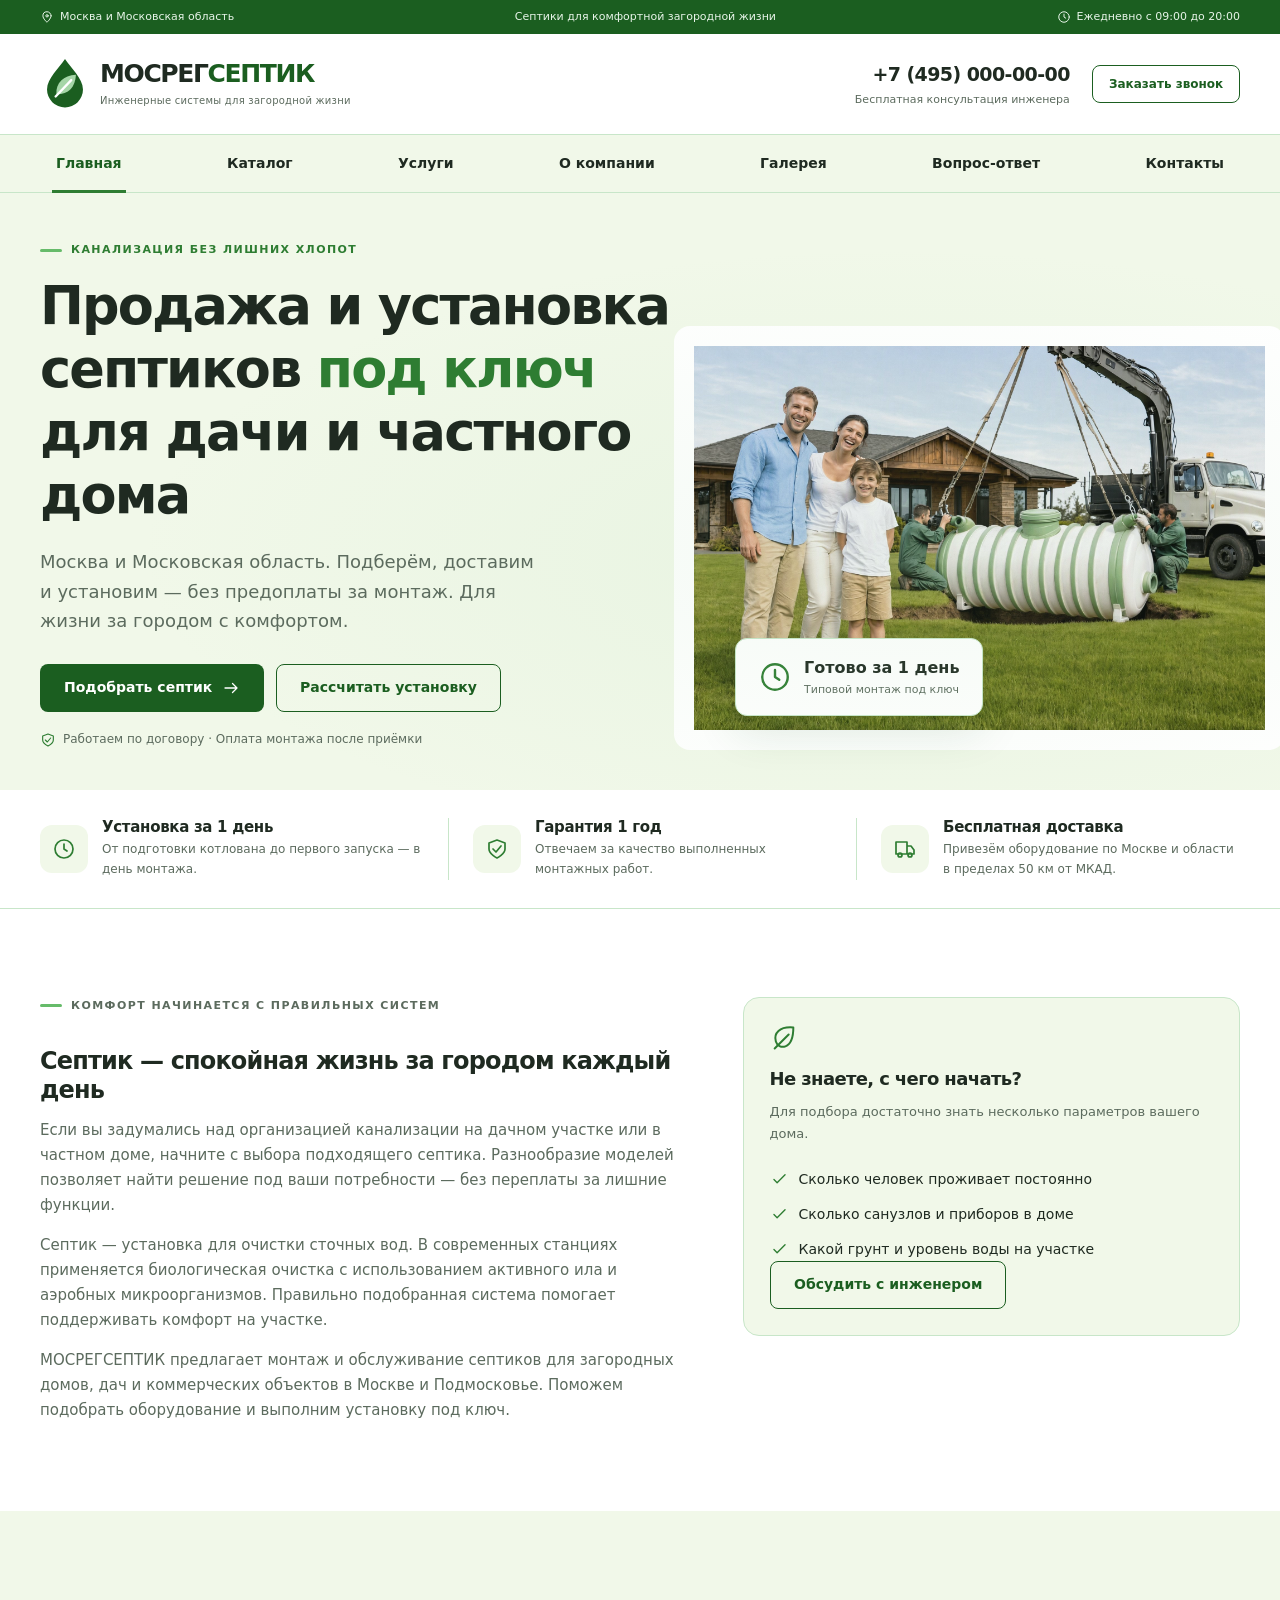
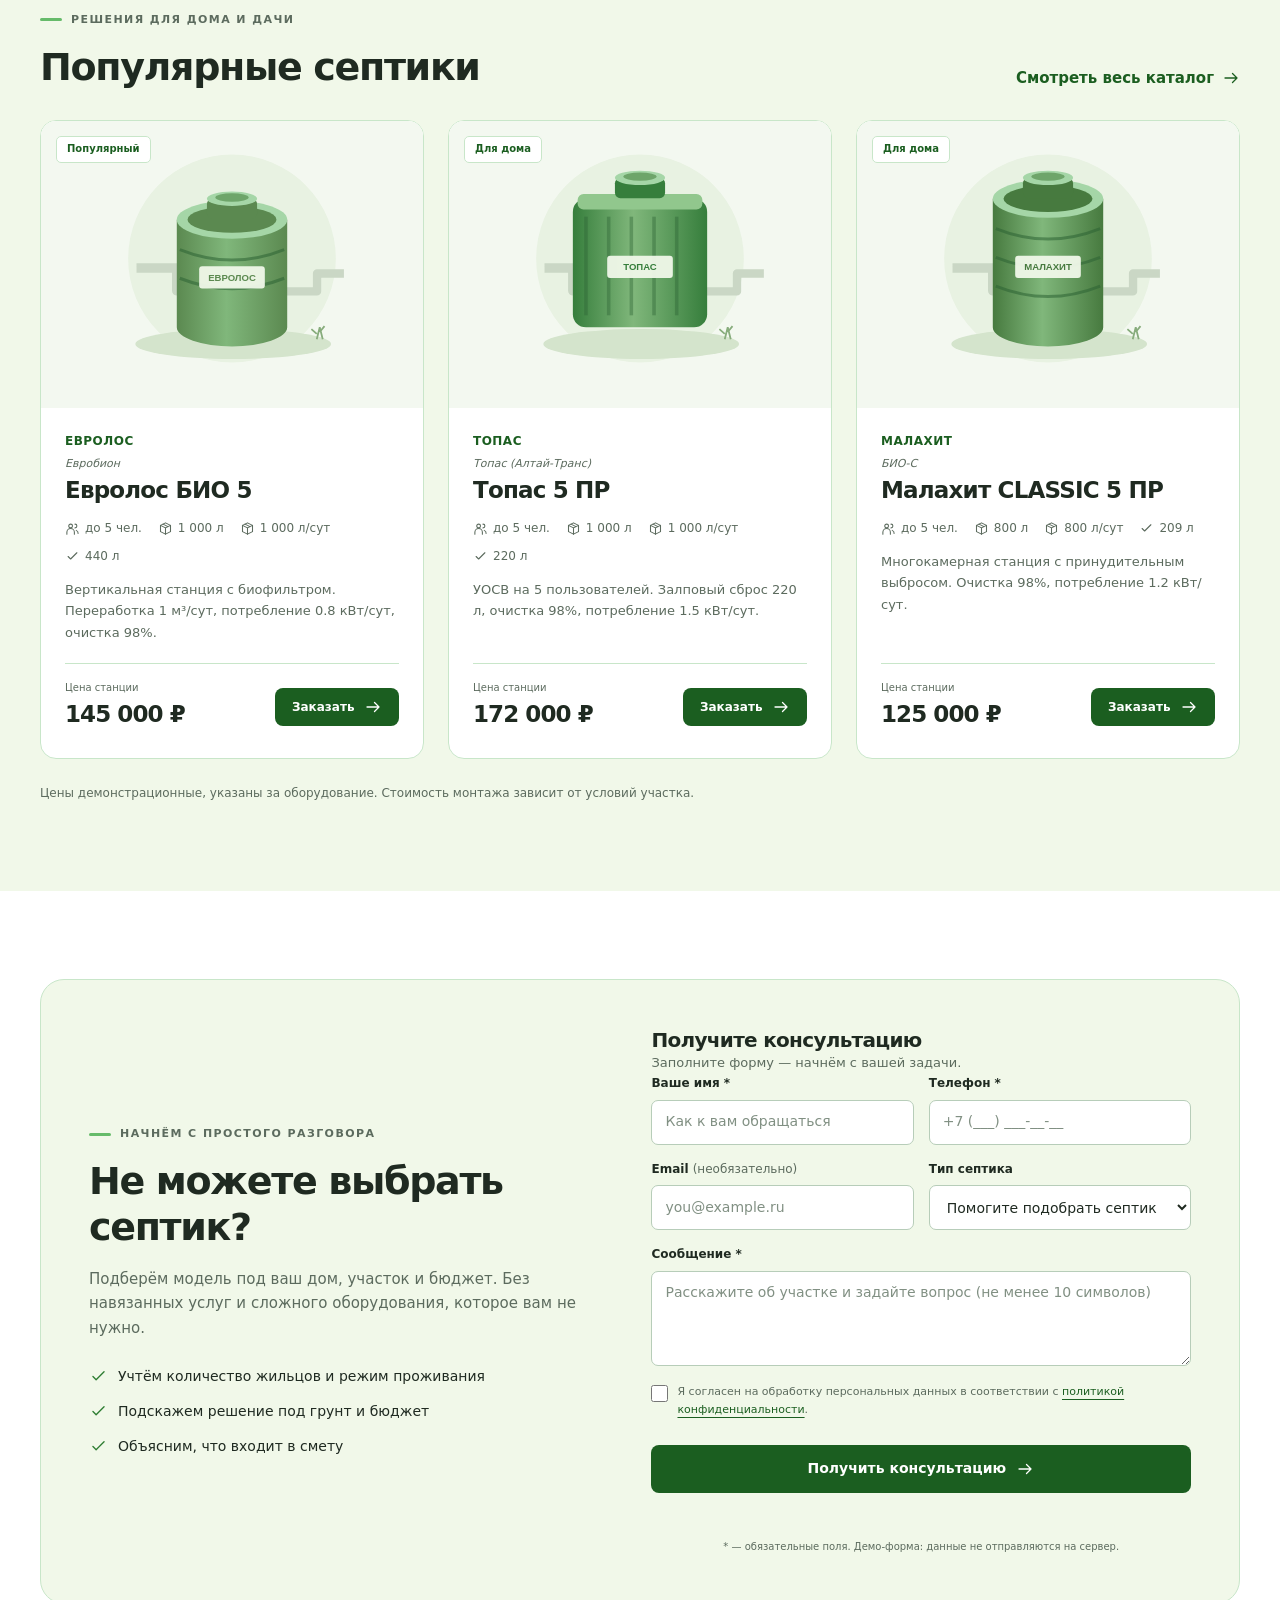
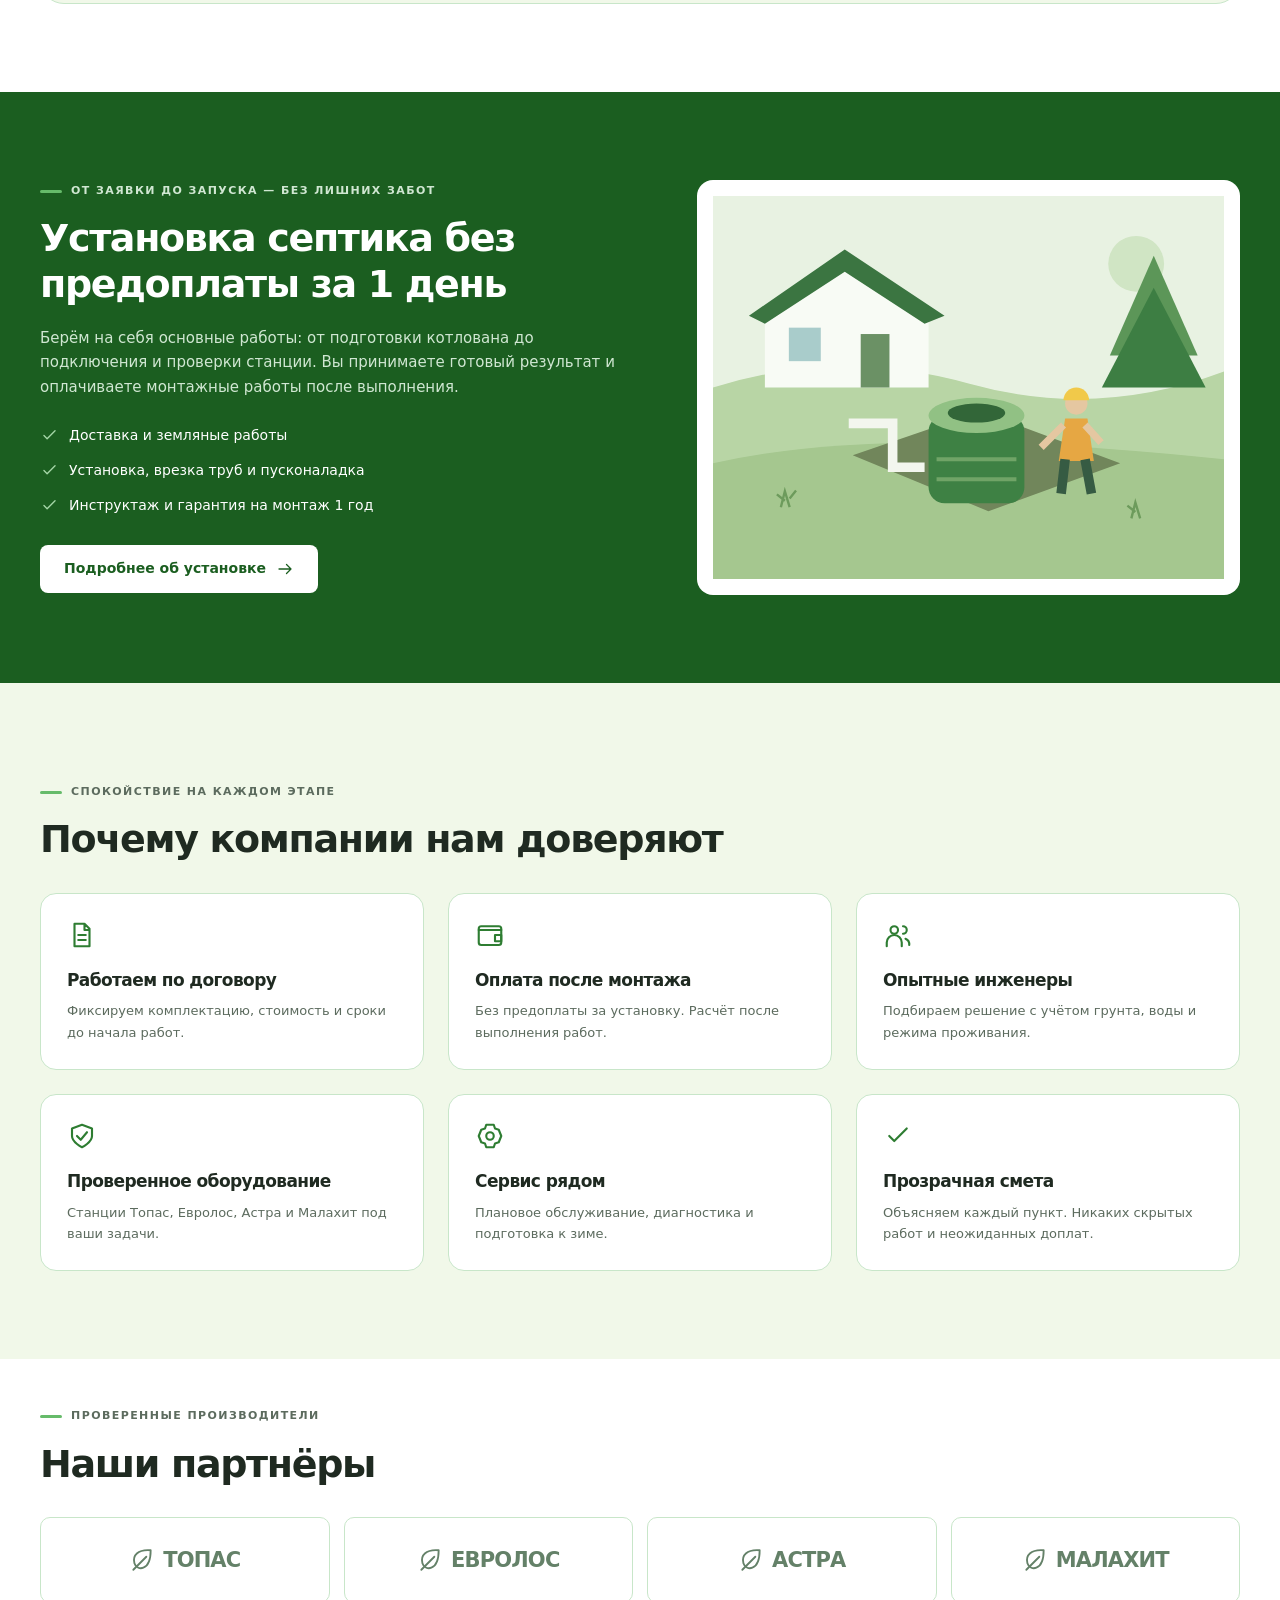
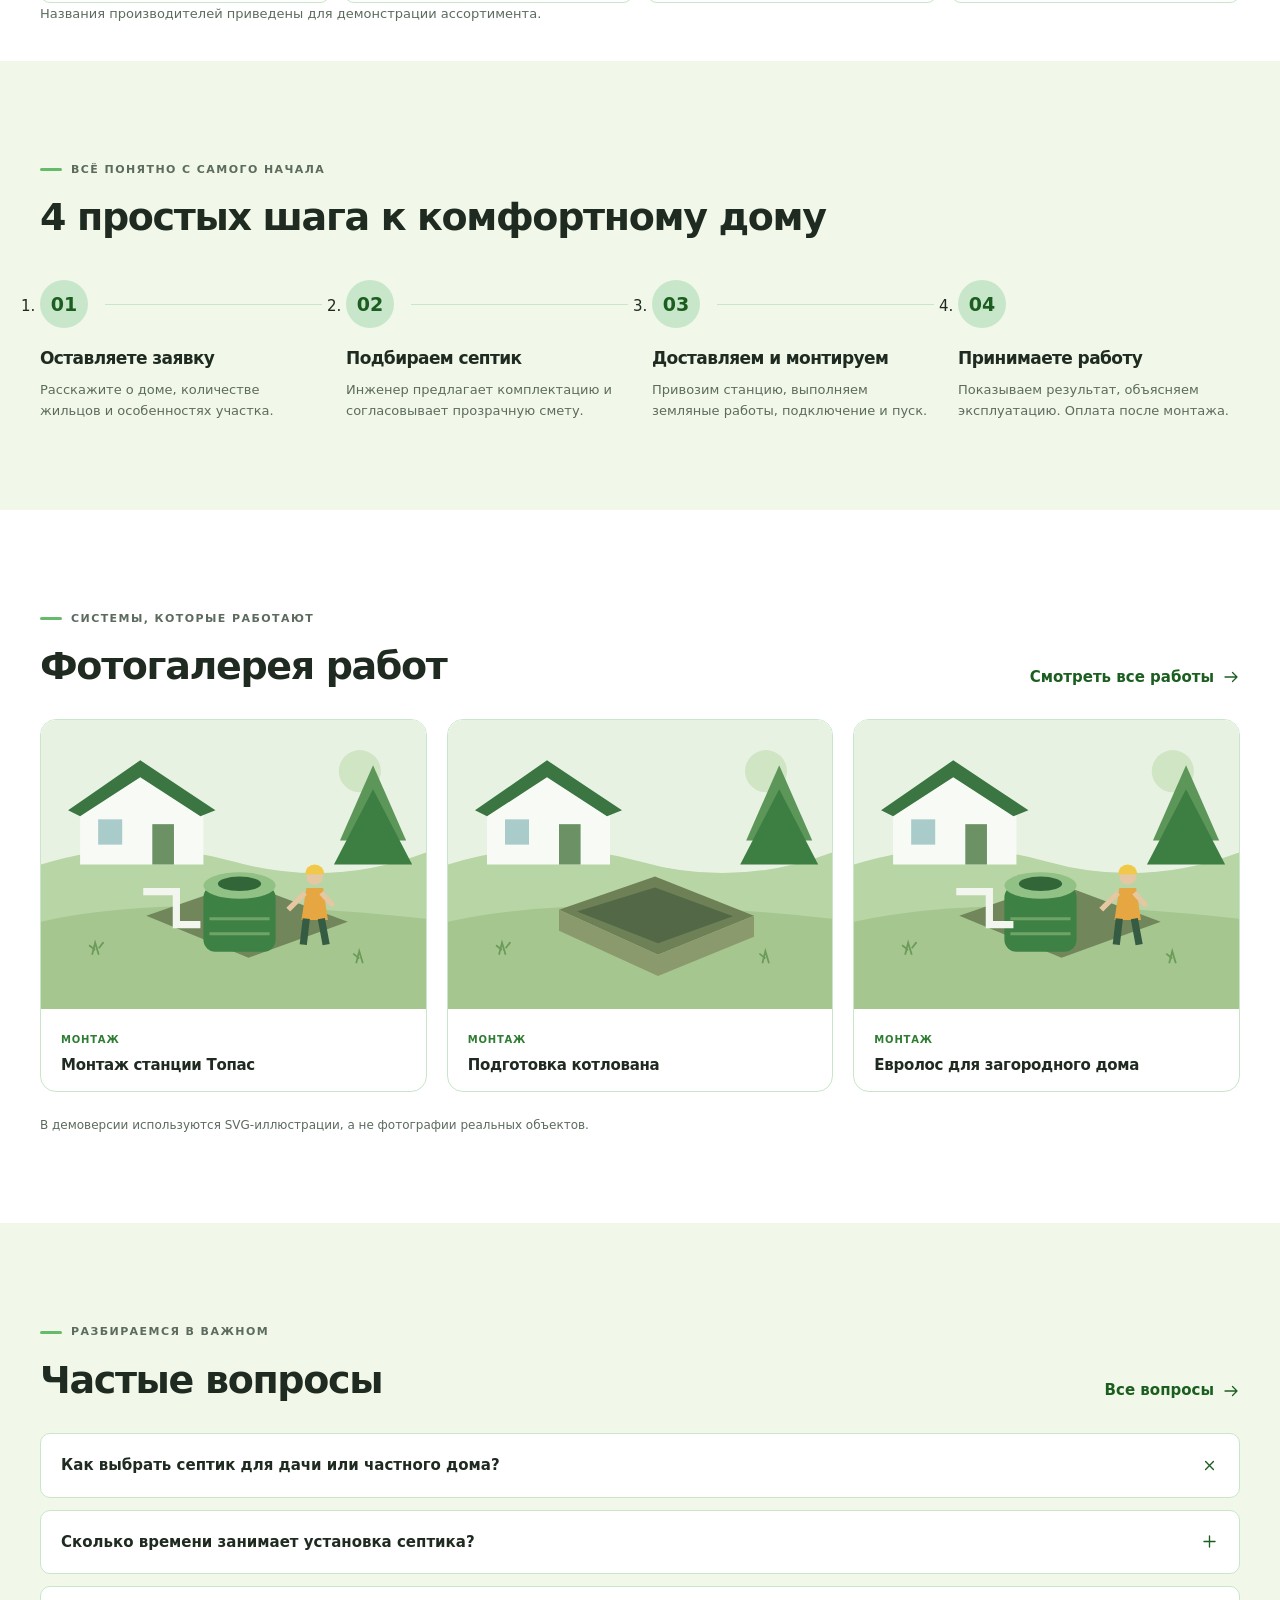
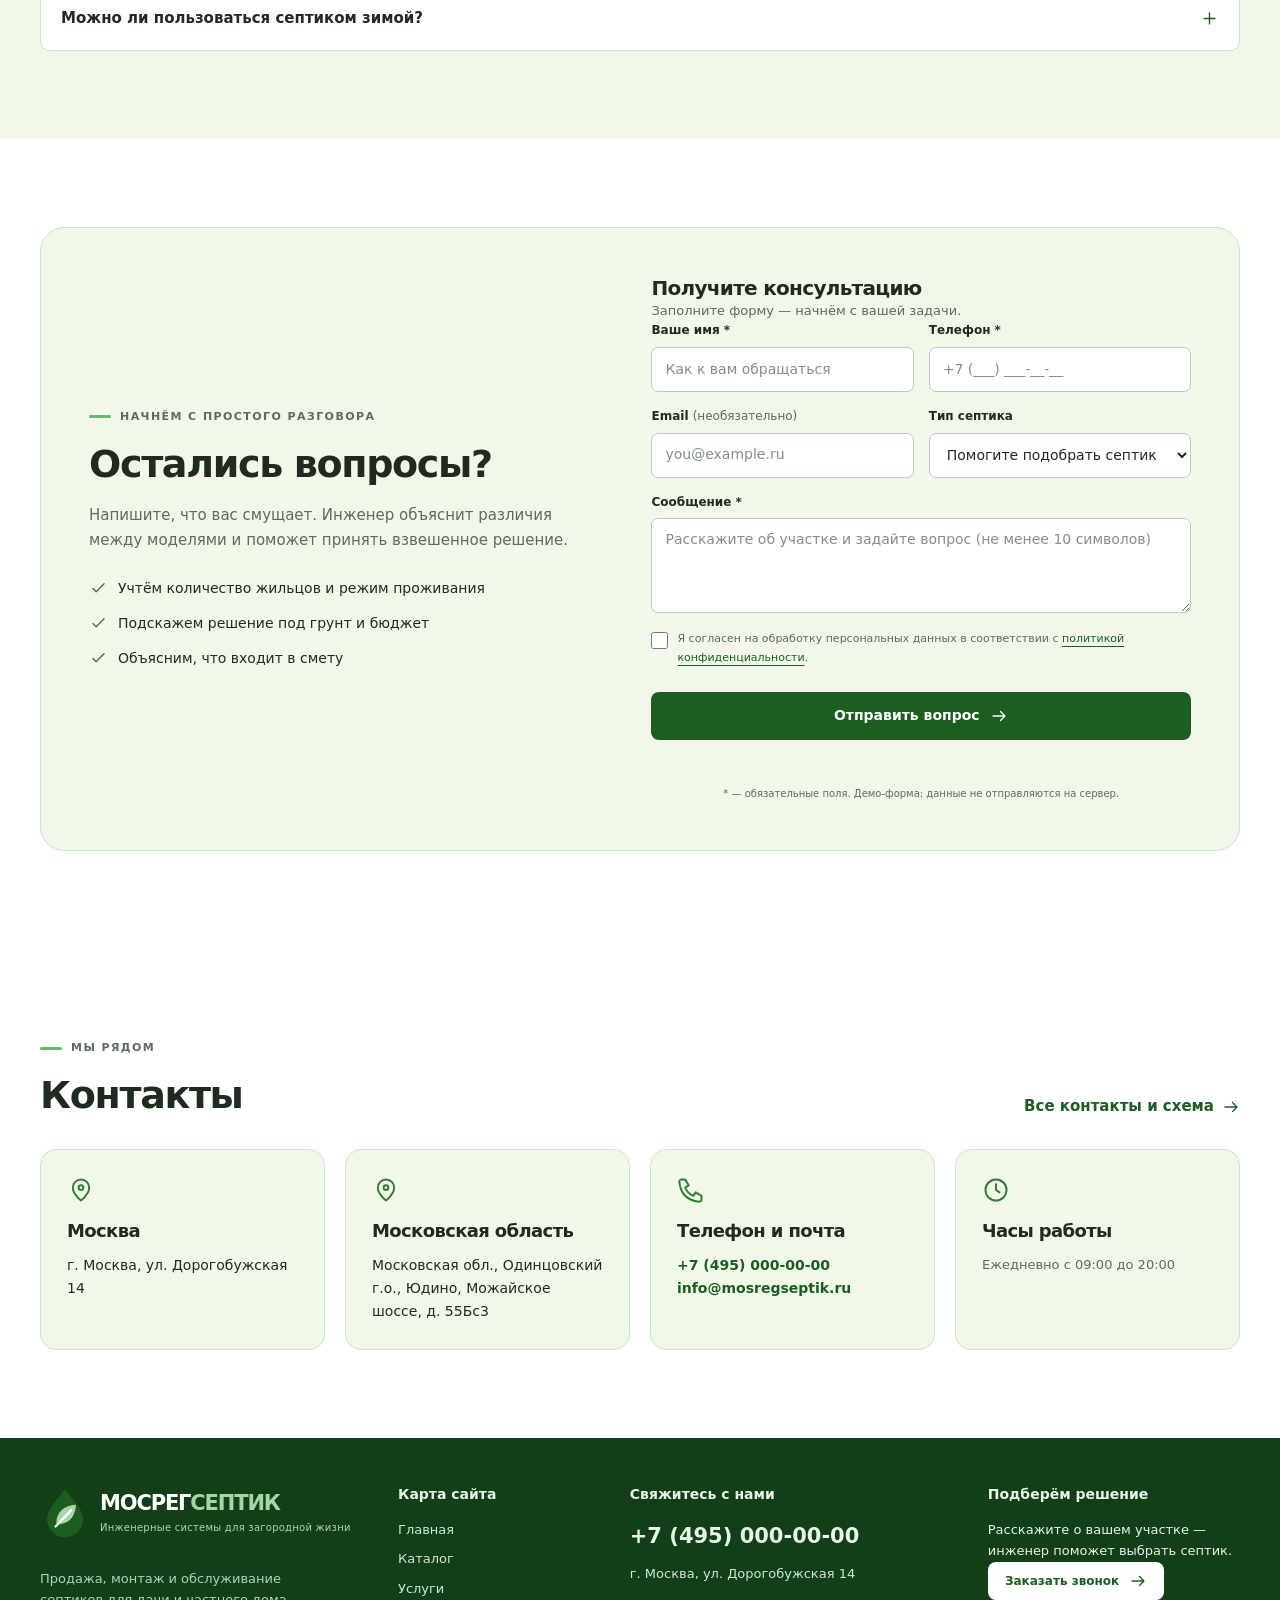
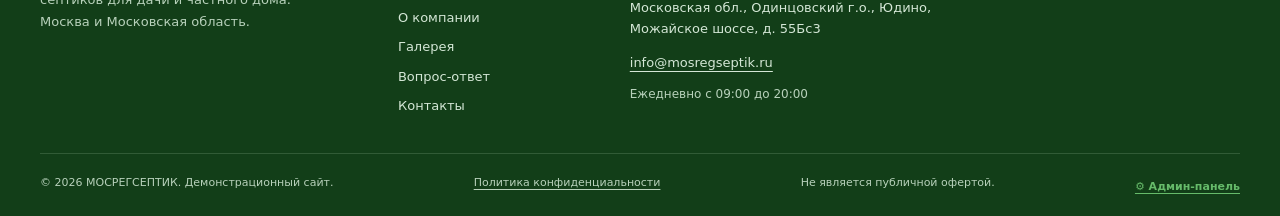
<file: index.html>
<!doctype html>
<html lang="ru">

<head>
  <meta charset="UTF-8" />
  <meta name="viewport" content="width=device-width, initial-scale=1" />
  <meta name="theme-color" content="#1B5E20" />
  <meta name="color-scheme" content="light" />
  <title>Септики под ключ в Москве и МО — МОСРЕГСЕПТИК</title>
  <meta name="description"
    content="Продажа и установка септиков под ключ для дачи и частного дома в Москве и МО. Монтаж за 1 день, гарантия 1 год, бесплатная доставка. Подберём вашу модель." />
  <meta name="keywords"
    content="септик, септик под ключ, септик купить, септик Москва, септик Московская область, установка септика, монтаж септика, септик для дома, септик для дачи, Топас, Астра, Юнилос, БИОЛС, Форте, РТМ, продажа септиков, септик цена, септик недорого, септик под ключ цена, биоочистка, локальная очистка, ЛОС, канализация для частного дома, канализация на даче, септик отзывы, септик установка стоимость, купить септик в Москве, септик для загородного дома, септик автономная канализация, септик Топас цена, септик установка Москва, монтаж канализации, септик установка под ключ, очистные сооружения для дома, септик купить с установкой" />
  <meta name="author" content="МОСРЕГСЕПТИК" />
  <meta name="copyright" content="МОСРЕГСЕПТИК" />
  <meta name="language" content="Russian" />
  <meta name="revisit-after" content="3 days" />
  <meta name="distribution" content="global" />
  <meta name="rating" content="general" />
  <meta name="referrer" content="origin-when-cross-origin" />
  <meta name="googlebot" content="index, follow, max-snippet:-1, max-image-preview:large, max-video-preview:-1" />
  <meta name="bingbot" content="index, follow" />
  <meta name="yandexbot" content="index, follow" />
  <meta name="robots" content="index, follow, max-image-preview:large, max-snippet:-1, max-video-preview:-1" />
  <link rel="canonical" href="https://mosregseptik.ru/index.html" />
  <link rel="alternate" hreflang="ru" href="https://mosregseptik.ru/index.html" />
  <link rel="alternate" hreflang="x-default" href="https://mosregseptik.ru/index.html" />
  <meta name="format-detection" content="telephone=no" />
  <meta name="geo.region" content="RU-MOW" />
  <meta name="geo.placename" content="Москва" />
  <meta name="ICBM" content="55.7558, 37.6173" />
  <meta name="geo.position" content="55.7558;37.6173" />
  <meta name="geo.region" content="RU-MOW" />
  <meta name="apple-mobile-web-app-capable" content="yes" />
  <meta name="apple-mobile-web-app-status-bar-style" content="black-translucent" />
  <meta name="apple-mobile-web-app-title" content="МОСРЕГСЕПТИК" />
  <meta name="application-name" content="МОСРЕГСЕПТИК" />
  <meta name="msapplication-TileColor" content="#1B5E20" />
  <meta name="msapplication-config" content="browserconfig.xml" />
  <meta name="theme-color" content="#1B5E20" />
  <meta property="og:type" content="website" />
  <meta property="og:site_name" content="МОСРЕГСЕПТИК" />
  <meta property="og:title" content="Септики под ключ в Москве и МО — МОСРЕГСЕПТИК" />
  <meta property="og:description"
    content="Продажа и установка септиков под ключ для дачи и частного дома в Москве и МО. Монтаж за 1 день, гарантия 1 год, бесплатная доставка. Подберём вашу модель." />
  <meta property="og:url" content="https://mosregseptik.ru/index.html" />
  <meta property="og:image" content="https://mosregseptik.ru/assets/images/og-image.svg" />
  <meta property="og:image:width" content="1200" />
  <meta property="og:image:height" content="630" />
  <meta property="og:image:alt" content="МОСРЕГСЕПТИК — септики под ключ в Москве и МО" />
  <meta property="og:locale" content="ru_RU" />
  <meta property="og:locale:alternate" content="en_US" />
  <meta name="twitter:card" content="summary_large_image" />
  <meta name="twitter:site" content="@mosregseptik" />
  <meta name="twitter:creator" content="@mosregseptik" />
  <meta name="twitter:title" content="Септики под ключ в Москве и МО — МОСРЕГСЕПТИК" />
  <meta name="twitter:description"
    content="Продажа и установка септиков под ключ для дачи и частного дома в Москве и МО. Монтаж за 1 день, гарантия 1 год, бесплатная доставка." />
  <meta name="twitter:image" content="https://mosregseptik.ru/assets/images/og-image.svg" />
  <meta name="twitter:image:alt" content="МОСРЕГСЕПТИК — септики под ключ в Москве и МО" />
  <link rel="icon" href="assets/icons/favicon.svg" type="image/svg+xml" />
  <link rel="apple-touch-icon" href="assets/icons/apple-touch-icon.svg" />
  <link rel="apple-touch-icon" sizes="180x180" href="assets/icons/apple-touch-icon.svg" />
  <link rel="icon" type="image/png" sizes="32x32" href="assets/icons/favicon.svg" />
  <link rel="icon" type="image/png" sizes="16x16" href="assets/icons/favicon.svg" />
  <link rel="manifest" href="manifest.webmanifest" />
  <link rel="preconnect" href="https://yandex.ru" />
  <link rel="preconnect" href="https://maps.googleapis.com" crossorigin />
  <link rel="preload" as="image" href="assets/images/og-image.svg" />
  <link rel="preload" as="style" href="css/main.css" />
  <link rel="stylesheet" href="css/reset.css" />
  <link rel="stylesheet" href="css/variables.css" />
  <link rel="stylesheet" href="css/main.css" />
  <link rel="stylesheet" href="css/components.css" />
  <script type="application/ld+json">
      {
        "@context": "https://schema.org",
        "@graph": [
          {
            "@type": "BreadcrumbList",
            "@id": "https://mosregseptik.ru/index.html#breadcrumbs",
            "itemListElement": [
              {
                "@type": "ListItem",
                "position": 1,
                "name": "Главная",
                "item": "https://mosregseptik.ru/index.html"
              }
            ]
          },
          {
            "@type": "Organization",
            "@id": "https://mosregseptik.ru/#organization",
            "name": "МОСРЕГСЕПТИК",
            "url": "https://mosregseptik.ru/",
            "logo": "https://mosregseptik.ru/assets/images/logo.svg",
            "email": "info@mosregseptik.ru",
            "telephone": "+7 (495) 000-00-00",
            "description": "Продажа и установка септиков под ключ для дачи и частного дома в Москве и Московской области."
          },
          {
            "@type": "WebSite",
            "@id": "https://mosregseptik.ru/#website",
            "url": "https://mosregseptik.ru/",
            "name": "МОСРЕГСЕПТИК",
            "inLanguage": "ru-RU",
            "publisher": { "@id": "https://mosregseptik.ru/#organization" },
            "potentialAction": {
              "@type": "SearchAction",
              "target": {
                "@type": "EntryPoint",
                "urlTemplate": "https://mosregseptik.ru/catalog.html?q={search_term_string}"
              },
              "query-input": "required name=search_term_string"
            }
          },
          {
            "@type": "LocalBusiness",
            "@id": "https://mosregseptik.ru/#localbusiness",
            "name": "МОСРЕГСЕПТИК",
            "image": "https://mosregseptik.ru/assets/images/og-image.svg",
            "url": "https://mosregseptik.ru/",
            "telephone": "+7 (495) 000-00-00",
            "email": "info@mosregseptik.ru",
            "priceRange": "₽₽",
            "address": [
              {
                "@type": "PostalAddress",
                "streetAddress": "ул. Дорогобужская, 14",
                "addressLocality": "Москва",
                "addressRegion": "Москва",
                "addressCountry": "RU"
              },
              {
                "@type": "PostalAddress",
                "streetAddress": "Одинцовский г.о., Юдино, Можайское шоссе, д. 55Бс3",
                "addressLocality": "Юдино",
                "addressRegion": "Московская область",
                "addressCountry": "RU"
              }
            ],
            "geo": {
              "@type": "GeoCoordinates",
              "latitude": 55.7558,
              "longitude": 37.6173,
              "description": "Координаты центра Москвы, не точная точка офиса"
            },
            "openingHoursSpecification": [
              {
                "@type": "OpeningHoursSpecification",
                "dayOfWeek": [
                  "Monday",
                  "Tuesday",
                  "Wednesday",
                  "Thursday",
                  "Friday",
                  "Saturday",
                  "Sunday"
                ],
                "opens": "09:00",
                "closes": "20:00"
              }
            ],
            "areaServed": [
              { "@type": "City", "name": "Москва" },
              { "@type": "AdministrativeArea", "name": "Московская область" }
            ],
            "parentOrganization": { "@id": "https://mosregseptik.ru/#organization" }
          },
          {
            "@type": "FAQPage",
            "@id": "https://mosregseptik.ru/faq.html#faq",
            "mainEntity": [
              {
                "@type": "Question",
                "name": "Как выбрать септик для дачи или частного дома?",
                "acceptedAnswer": {
                  "@type": "Answer",
                  "text": "Учитывайте число постоянных жильцов, количество сантехнических приборов, режим проживания, уровень грунтовых вод и тип почвы. Для дачи с сезонными визитами подойдут одни решения, для дома с постоянным проживанием — другие. Оставьте заявку: инженер поможет подобрать модель без лишнего запаса по объёму и цене."
                }
              },
              {
                "@type": "Question",
                "name": "Сколько времени занимает установка септика?",
                "acceptedAnswer": {
                  "@type": "Answer",
                  "text": "Типовой монтаж на подготовленном участке обычно занимает один рабочий день. Срок зависит от глубины врезки, грунта, уровня грунтовых вод и длины трассы. Точные сроки и состав работ фиксируем в договоре до начала монтажа."
                }
              },
              {
                "@type": "Question",
                "name": "Можно ли пользоваться септиком зимой?",
                "acceptedAnswer": {
                  "@type": "Answer",
                  "text": "Да, при правильно подобранном оборудовании и соблюдении инструкции производителя. Станции биологической очистки рассчитаны на эксплуатацию в загородном доме. Для сезонной дачи перед морозами может потребоваться консервация. Подскажем подходящий режим для вашей модели."
                }
              }
            ]
          }
        ]
      }
    </script>
</head>

<body>
  <a class="skip-link" href="#main">Перейти к содержимому</a>
  <header class="site-header">
    <div class="utility-bar">
      <div class="container">
        <span><svg class="icon" viewBox="0 0 24 24" aria-hidden="true" focusable="false">
            <path d="M19 10c0 5-7 11-7 11S5 15 5 10a7 7 0 0 1 14 0Z" />
            <circle cx="12" cy="10" r="2" />
          </svg>Москва и Московская область</span><span class="utility-note">Септики для комфортной загородной
          жизни</span><span><svg class="icon" viewBox="0 0 24 24" aria-hidden="true" focusable="false">
            <circle cx="12" cy="12" r="9" />
            <path d="M12 7v5l3 2" />
          </svg><span data-contact="hours">Ежедневно с 09:00 до 20:00</span></span>
      </div>
    </div>
    <div class="container brand-row">
      <a class="brand" href="index.html" aria-label="МОСРЕГСЕПТИК — главная"><img src="assets/images/logo.svg" alt=""
          width="64" height="70" /><span><span class="brand-name"><span class="brand-mosreg">МОСРЕГ</span><span class="brand-septik">СЕПТИК</span></span><span
            class="brand-tagline">Инженерные системы для загородной жизни</span></span></a>
      <div class="header-actions">
        <div class="header-contact">
          <a class="header-phone" href="tel:+74950000000" data-contact="phone">+7 (495) 000-00-00</a><span
            class="header-hours">Бесплатная консультация инженера</span>
        </div>
        <button class="btn btn--outline btn--small" type="button" data-modal-open="callback-modal">
          Заказать звонок
        </button>
      </div>
    </div>
    <div class="nav-band">
      <div class="container nav-inner">
        <span class="nav-mobile-label">Меню сайта</span><button class="nav-toggle" type="button"
          aria-label="Открыть меню" aria-expanded="false" aria-controls="primary-nav">
          <svg class="icon" viewBox="0 0 24 24" aria-hidden="true" focusable="false">
            <path d="M4 6h16M4 12h16M4 18h16" />
          </svg>
        </button>
        <nav class="site-nav" id="primary-nav" aria-label="Основная навигация">
          <a href="index.html">Главная</a><a href="catalog.html">Каталог</a><a href="services.html">Услуги</a><a
            href="about.html">О компании</a><a href="gallery.html">Галерея</a><a href="faq.html">Вопрос-ответ</a><a
            href="contacts.html">Контакты</a>
        </nav>
      </div>
    </div>
  </header>
  <main id="main">
    <section class="hero" aria-labelledby="hero-title">
      <div class="container hero-grid">
        <div class="hero-copy">
          <p class="eyebrow">Канализация без лишних хлопот</p>
          <h1 id="hero-title">
            Продажа и установка септиков <span>под ключ</span> для дачи и частного дома
          </h1>
          <p class="hero-description">
            Москва и Московская область. Подберём, доставим и установим — без предоплаты за
            монтаж. Для жизни за городом с комфортом.
          </p>
          <div class="hero-actions">
            <a class="btn" href="catalog.html">Подобрать септик
              <svg class="icon" viewBox="0 0 24 24" aria-hidden="true" focusable="false">
                <path d="M4 12h16m-6-6 6 6-6 6" />
              </svg></a><button class="btn btn--outline" type="button" data-modal-open="callback-modal">
              Рассчитать установку
            </button>
          </div>
          <p class="hero-note">
            <svg class="icon" viewBox="0 0 24 24" aria-hidden="true" focusable="false">
              <path d="m12 3 8 3v6c0 5-8 9-8 9s-8-4-8-9V6l8-3Z" />
              <path d="m8 12 3 3 5-6" />
            </svg>Работаем по договору · Оплата монтажа после приёмки
          </p>
        </div>
        <div class="hero-visual">
          <img src="assets/images/image2.jpeg" alt="Загородный дом с подземной станцией очистки в разрезе"
            width="800" height="620" fetchpriority="high" />
          <div class="hero-sticker">
            <svg class="icon" viewBox="0 0 24 24" aria-hidden="true" focusable="false">
              <circle cx="12" cy="12" r="9" />
              <path d="M12 7v5l3 2" />
            </svg>
            <div><strong>Готово за 1 день</strong><span>Типовой монтаж под ключ</span></div>
          </div>
        </div>
      </div>
    </section>
    <section class="benefits-strip" aria-label="Наши преимущества">
      <div class="container benefits-grid" data-content="advantages">
        <article class="benefit">
          <span class="benefit-icon"><svg class="icon" viewBox="0 0 24 24" aria-hidden="true" focusable="false">
              <circle cx="12" cy="12" r="9" />
              <path d="M12 7v5l3 2" />
            </svg></span>
          <div>
            <h3>Установка за 1 день</h3>
            <p>От подготовки котлована до первого запуска — в день монтажа.</p>
          </div>
        </article>
        <article class="benefit">
          <span class="benefit-icon"><svg class="icon" viewBox="0 0 24 24" aria-hidden="true" focusable="false">
              <path d="m12 3 8 3v6c0 5-8 9-8 9s-8-4-8-9V6l8-3Z" />
              <path d="m8 12 3 3 5-6" />
            </svg></span>
          <div>
            <h3>Гарантия 1 год</h3>
            <p>Отвечаем за качество выполненных монтажных работ.</p>
          </div>
        </article>
        <article class="benefit">
          <span class="benefit-icon"><svg class="icon" viewBox="0 0 24 24" aria-hidden="true" focusable="false">
              <path d="M3 5h11v12H3zM14 9h4l3 4v4h-7" />
              <circle cx="7" cy="18" r="2" />
              <circle cx="17" cy="18" r="2" />
            </svg></span>
          <div>
            <h3>Бесплатная доставка</h3>
            <p>Привезём оборудование по Москве и области в пределах 50 км от МКАД.</p>
          </div>
        </article>
      </div>
    </section>
    <section class="section">
      <div class="container two-column">
        <div class="prose">
          <p class="eyebrow">Комфорт начинается с правильных систем</p>
          <h2>Септик — спокойная жизнь за городом каждый день</h2>
          <p>
            Если вы задумались над организацией канализации на дачном участке или в частном доме,
            начните с выбора подходящего септика. Разнообразие моделей позволяет найти решение под
            ваши потребности — без переплаты за лишние функции.
          </p>
          <p>
            Септик — установка для очистки сточных вод. В современных станциях применяется
            биологическая очистка с использованием активного ила и аэробных микроорганизмов.
            Правильно подобранная система помогает поддерживать комфорт на участке.
          </p>
          <p>
            МОСРЕГСЕПТИК предлагает монтаж и обслуживание септиков для загородных домов, дач и
            коммерческих объектов в Москве и Подмосковье. Поможем подобрать оборудование и
            выполним установку под ключ.
          </p>
        </div>
        <aside class="contact-card">
          <svg class="icon" viewBox="0 0 24 24" aria-hidden="true" focusable="false">
            <path d="M20 3C8 2 3 8 5 15s15 8 15-12Z" />
            <path d="M4 21 16 9" />
          </svg>
          <h2>Не знаете, с чего начать?</h2>
          <p>Для подбора достаточно знать несколько параметров вашего дома.</p>
          <ul class="check-list">
            <li>
              <svg class="icon" viewBox="0 0 24 24" aria-hidden="true" focusable="false">
                <path d="m5 12 4 4L19 6" />
              </svg>Сколько человек проживает постоянно
            </li>
            <li>
              <svg class="icon" viewBox="0 0 24 24" aria-hidden="true" focusable="false">
                <path d="m5 12 4 4L19 6" />
              </svg>Сколько санузлов и приборов в доме
            </li>
            <li>
              <svg class="icon" viewBox="0 0 24 24" aria-hidden="true" focusable="false">
                <path d="m5 12 4 4L19 6" />
              </svg>Какой грунт и уровень воды на участке
            </li>
          </ul>
          <button class="btn btn--outline" type="button" data-modal-open="callback-modal">
            Обсудить с инженером
          </button>
        </aside>
      </div>
    </section>
    <section class="section section--tint">
      <div class="container">
        <div class="section-heading">
          <div>
            <p class="eyebrow">Решения для дома и дачи</p>
            <h2>Популярные септики</h2>
          </div>
          <a class="text-link" href="catalog.html">Смотреть весь каталог
            <svg class="icon" viewBox="0 0 24 24" aria-hidden="true" focusable="false">
              <path d="M4 12h16m-6-6 6 6-6 6" />
            </svg></a>
        </div>
        <div class="grid grid--products" data-popular-products>
          <article class="product-card" id="product-topas-5">
            <div class="product-image">
              <img src="assets/images/septic-topas.svg" alt="Топас 5 — септик Топас" width="640" height="480"
                loading="lazy" decoding="async" /><span class="product-badge">Для дома</span>
            </div>
            <div class="product-body">
              <p class="product-brand">Топас</p>
              <h3>Топас 5</h3>
              <div class="product-specs">
                <span><svg class="icon" viewBox="0 0 24 24" aria-hidden="true" focusable="false">
                    <circle cx="9" cy="8" r="3" />
                    <path d="M3 21v-3a6 6 0 0 1 12 0v3M16 5a3 3 0 0 1 0 6m2 4a5 5 0 0 1 3 5" />
                  </svg>до 5 чел.</span><span><svg class="icon" viewBox="0 0 24 24" aria-hidden="true"
                    focusable="false">
                    <path d="m12 3 8 4v10l-8 4-8-4V7l8-4Z" />
                    <path d="m4 7 8 4 8-4m-8 4v10M8 5l8 4" />
                  </svg>1 000 л</span>
              </div>
              <p class="product-description">
                Компактная станция биологической очистки для дома или дачи с постоянным
                проживанием до пяти человек.
              </p>
              <div class="product-bottom">
                <div class="product-price">
                  <small>Цена станции</small><strong>105 000 ₽</strong>
                </div>
                <button class="btn btn--small" type="button" data-modal-open="callback-modal" data-product="topas-5"
                  aria-label="Заказать консультацию по Топас 5">
                  Заказать
                  <svg class="icon" viewBox="0 0 24 24" aria-hidden="true" focusable="false">
                    <path d="M4 12h16m-6-6 6 6-6 6" />
                  </svg>
                </button>
              </div>
            </div>
          </article>
          <article class="product-card" id="product-eurols-pro-6">
            <div class="product-image">
              <img src="assets/images/septic-eurols.svg" alt="Евролос ПРО 6 — септик Евролос" width="640" height="480"
                loading="lazy" decoding="async" /><span class="product-badge">Для дачи</span>
            </div>
            <div class="product-body">
              <p class="product-brand">Евролос</p>
              <h3>Евролос ПРО 6</h3>
              <div class="product-specs">
                <span><svg class="icon" viewBox="0 0 24 24" aria-hidden="true" focusable="false">
                    <circle cx="9" cy="8" r="3" />
                    <path d="M3 21v-3a6 6 0 0 1 12 0v3M16 5a3 3 0 0 1 0 6m2 4a5 5 0 0 1 3 5" />
                  </svg>до 6 чел.</span><span><svg class="icon" viewBox="0 0 24 24" aria-hidden="true"
                    focusable="false">
                    <path d="m12 3 8 4v10l-8 4-8-4V7l8-4Z" />
                    <path d="m4 7 8 4 8-4m-8 4v10M8 5l8 4" />
                  </svg>1 200 л</span>
              </div>
              <p class="product-description">
                Энергонезависимая очистка для загородного дома. Подходит для сезонного
                использования и разных типов грунта.
              </p>
              <div class="product-bottom">
                <div class="product-price">
                  <small>Цена станции</small><strong>89 000 ₽</strong>
                </div>
                <button class="btn btn--small" type="button" data-modal-open="callback-modal"
                  data-product="eurols-pro-6" aria-label="Заказать консультацию по Евролос ПРО 6">
                  Заказать
                  <svg class="icon" viewBox="0 0 24 24" aria-hidden="true" focusable="false">
                    <path d="M4 12h16m-6-6 6 6-6 6" />
                  </svg>
                </button>
              </div>
            </div>
          </article>
          <article class="product-card" id="product-astra-5">
            <div class="product-image">
              <img src="assets/images/septic-astra.svg" alt="Астра 5 — септик Астра" width="640" height="480"
                loading="lazy" decoding="async" /><span class="product-badge">Популярный выбор</span>
            </div>
            <div class="product-body">
              <p class="product-brand">Астра</p>
              <h3>Астра 5</h3>
              <div class="product-specs">
                <span><svg class="icon" viewBox="0 0 24 24" aria-hidden="true" focusable="false">
                    <circle cx="9" cy="8" r="3" />
                    <path d="M3 21v-3a6 6 0 0 1 12 0v3M16 5a3 3 0 0 1 0 6m2 4a5 5 0 0 1 3 5" />
                  </svg>до 5 чел.</span><span><svg class="icon" viewBox="0 0 24 24" aria-hidden="true"
                    focusable="false">
                    <path d="m12 3 8 4v10l-8 4-8-4V7l8-4Z" />
                    <path d="m4 7 8 4 8-4m-8 4v10M8 5l8 4" />
                  </svg>1 000 л</span>
              </div>
              <p class="product-description">
                Аэробная станция для семьи до пяти человек. Высокая степень очистки и удобное
                сервисное обслуживание.
              </p>
              <div class="product-bottom">
                <div class="product-price">
                  <small>Цена станции</small><strong>99 000 ₽</strong>
                </div>
                <button class="btn btn--small" type="button" data-modal-open="callback-modal" data-product="astra-5"
                  aria-label="Заказать консультацию по Астра 5">
                  Заказать
                  <svg class="icon" viewBox="0 0 24 24" aria-hidden="true" focusable="false">
                    <path d="M4 12h16m-6-6 6 6-6 6" />
                  </svg>
                </button>
              </div>
            </div>
          </article>
        </div>
        <p class="catalog-note">
          Цены демонстрационные, указаны за оборудование. Стоимость монтажа зависит от условий
          участка.
        </p>
      </div>
    </section>
    <section class="section" id="consultation">
      <div class="container consult-panel">
        <div class="consult-copy">
          <p class="eyebrow">Начнём с простого разговора</p>
          <h2>Не можете выбрать септик?</h2>
          <p>
            Подберём модель под ваш дом, участок и бюджет. Без навязанных услуг и сложного
            оборудования, которое вам не нужно.
          </p>
          <ul class="check-list">
            <li>
              <svg class="icon" viewBox="0 0 24 24" aria-hidden="true" focusable="false">
                <path d="m5 12 4 4L19 6" />
              </svg>Учтём количество жильцов и режим проживания
            </li>
            <li>
              <svg class="icon" viewBox="0 0 24 24" aria-hidden="true" focusable="false">
                <path d="m5 12 4 4L19 6" />
              </svg>Подскажем решение под грунт и бюджет
            </li>
            <li>
              <svg class="icon" viewBox="0 0 24 24" aria-hidden="true" focusable="false">
                <path d="m5 12 4 4L19 6" />
              </svg>Объясним, что входит в смету
            </li>
          </ul>
        </div>
        <div>
          <h3>Получите консультацию</h3>
          <p class="muted small">Заполните форму — начнём с вашей задачи.</p>
          <form class="form" data-lead-form aria-label="Заявка на консультацию" novalidate>
            <input type="hidden" name="context" value="consultation" />
            <div class="form-row">
              <div class="field">
                <label for="consultation-name">Ваше имя *</label><input id="consultation-name" name="name" type="text"
                  autocomplete="name" placeholder="Как к вам обращаться" required minlength="2" maxlength="100" />
              </div>
              <div class="field">
                <label for="consultation-phone">Телефон *</label><input id="consultation-phone" name="phone" type="tel"
                  inputmode="tel" autocomplete="tel-national" placeholder="+7 (___) ___-__-__" required
                  maxlength="25" />
              </div>
            </div>
            <div class="form-row">
              <div class="field">
                <label for="consultation-email">Email <span>(необязательно)</span></label><input id="consultation-email"
                  name="email" type="email" autocomplete="email" placeholder="you@example.ru" maxlength="150" />
              </div>
              <div class="field">
                <label for="consultation-product">Тип септика</label><select id="consultation-product" name="product">
                  <option value="">Помогите подобрать септик</option>
                </select>
              </div>
            </div>
            <div class="field">
              <label for="consultation-message">Сообщение *</label><textarea id="consultation-message" name="message"
                rows="3" required minlength="10" maxlength="3000"
                placeholder="Расскажите об участке и задайте вопрос (не менее 10 символов)"></textarea>
            </div>
            <div class="consent">
              <input id="consultation-consent" name="consent" type="checkbox" value="yes" required /><label
                for="consultation-consent">Я согласен на обработку персональных данных в соответствии с
                <a href="privacy.html">политикой конфиденциальности</a>.</label>
            </div>
            <p class="field-error" data-form-error role="alert" hidden></p>
            <button class="btn btn--wide" type="submit">
              Получить консультацию
              <svg class="icon" viewBox="0 0 24 24" aria-hidden="true" focusable="false">
                <path d="M4 12h16m-6-6 6 6-6 6" />
              </svg>
            </button>
            <p class="small" data-form-status role="status" aria-live="polite"></p>
            <p class="form-demo">
              * — обязательные поля. Демо-форма: данные не отправляются на сервер.
            </p>
          </form>
        </div>
      </div>
    </section>
    <section class="section section--dark">
      <div class="container install-grid">
        <div class="install-copy">
          <p class="eyebrow">От заявки до запуска — без лишних забот</p>
          <h2>Установка септика без предоплаты за 1 день</h2>
          <p>
            Берём на себя основные работы: от подготовки котлована до подключения и проверки
            станции. Вы принимаете готовый результат и оплачиваете монтажные работы после
            выполнения.
          </p>
          <ul class="check-list">
            <li>
              <svg class="icon" viewBox="0 0 24 24" aria-hidden="true" focusable="false">
                <path d="m5 12 4 4L19 6" />
              </svg>Доставка и земляные работы
            </li>
            <li>
              <svg class="icon" viewBox="0 0 24 24" aria-hidden="true" focusable="false">
                <path d="m5 12 4 4L19 6" />
              </svg>Установка, врезка труб и пусконаладка
            </li>
            <li>
              <svg class="icon" viewBox="0 0 24 24" aria-hidden="true" focusable="false">
                <path d="m5 12 4 4L19 6" />
              </svg>Инструктаж и гарантия на монтаж 1 год
            </li>
          </ul>
          <a class="btn btn--light" href="services.html">Подробнее об установке
            <svg class="icon" viewBox="0 0 24 24" aria-hidden="true" focusable="false">
              <path d="M4 12h16m-6-6 6 6-6 6" />
            </svg></a>
        </div>
        <div class="install-visual">
          <img src="assets/images/work-install-1.svg" alt="Схема монтажа септика на загородном участке" width="640"
            height="480" loading="lazy" />
        </div>
      </div>
    </section>
    <section class="section section--tint">
      <div class="container">
        <div class="section-heading">
          <div>
            <p class="eyebrow">Спокойствие на каждом этапе</p>
            <h2>Почему компании нам доверяют</h2>
          </div>
        </div>
        <div class="grid grid--trust" data-content="trust">
          <article class="trust-card">
            <svg class="icon" viewBox="0 0 24 24" aria-hidden="true" focusable="false">
              <path d="M6 3h8l4 4v14H6zM14 3v5h4M9 12h6M9 16h6" />
            </svg>
            <h3>Работаем по договору</h3>
            <p>Фиксируем комплектацию, стоимость и сроки до начала работ.</p>
          </article>
          <article class="trust-card">
            <svg class="icon" viewBox="0 0 24 24" aria-hidden="true" focusable="false">
              <rect x="3" y="5" width="18" height="15" rx="2" />
              <path d="M3 8h18M16 12h5v5h-5z" />
            </svg>
            <h3>Оплата после монтажа</h3>
            <p>Без предоплаты за установку. Расчёт после выполнения работ.</p>
          </article>
          <article class="trust-card">
            <svg class="icon" viewBox="0 0 24 24" aria-hidden="true" focusable="false">
              <circle cx="9" cy="8" r="3" />
              <path d="M3 21v-3a6 6 0 0 1 12 0v3M16 5a3 3 0 0 1 0 6m2 4a5 5 0 0 1 3 5" />
            </svg>
            <h3>Опытные инженеры</h3>
            <p>Подбираем решение с учётом грунта, воды и режима проживания.</p>
          </article>
          <article class="trust-card">
            <svg class="icon" viewBox="0 0 24 24" aria-hidden="true" focusable="false">
              <path d="m12 3 8 3v6c0 5-8 9-8 9s-8-4-8-9V6l8-3Z" />
              <path d="m8 12 3 3 5-6" />
            </svg>
            <h3>Проверенное оборудование</h3>
            <p>Станции Топас, Евролос, Астра и Малахит под ваши задачи.</p>
          </article>
          <article class="trust-card">
            <svg class="icon" viewBox="0 0 24 24" aria-hidden="true" focusable="false">
              <path d="m9 3-1 3-3 1-2 5 2 5 3 1 1 3h6l1-3 3-1 2-5-2-5-3-1-1-3Z" />
              <circle cx="12" cy="12" r="3" />
            </svg>
            <h3>Сервис рядом</h3>
            <p>Плановое обслуживание, диагностика и подготовка к зиме.</p>
          </article>
          <article class="trust-card">
            <svg class="icon" viewBox="0 0 24 24" aria-hidden="true" focusable="false">
              <path d="m5 12 4 4L19 6" />
            </svg>
            <h3>Прозрачная смета</h3>
            <p>Объясняем каждый пункт. Никаких скрытых работ и неожиданных доплат.</p>
          </article>
        </div>
      </div>
    </section>
    <section class="section section--compact" aria-labelledby="partners-title">
      <div class="container">
        <div class="section-heading">
          <div>
            <p class="eyebrow">Проверенные производители</p>
            <h2>Наши партнёры</h2>
          </div>
        </div>
        <div class="partners-grid" data-content="partners">
          <div class="partner-logo" role="img" aria-label="Логотип-заглушка: ТОПАС">
            <svg class="icon" viewBox="0 0 24 24" aria-hidden="true" focusable="false">
              <path d="M20 3C8 2 3 8 5 15s15 8 15-12Z" />
              <path d="M4 21 16 9" />
            </svg><span>ТОПАС</span>
          </div>
          <div class="partner-logo" role="img" aria-label="Логотип-заглушка: ЕВРОЛОС">
            <svg class="icon" viewBox="0 0 24 24" aria-hidden="true" focusable="false">
              <path d="M20 3C8 2 3 8 5 15s15 8 15-12Z" />
              <path d="M4 21 16 9" />
            </svg><span>ЕВРОЛОС</span>
          </div>
          <div class="partner-logo" role="img" aria-label="Логотип-заглушка: АСТРА">
            <svg class="icon" viewBox="0 0 24 24" aria-hidden="true" focusable="false">
              <path d="M20 3C8 2 3 8 5 15s15 8 15-12Z" />
              <path d="M4 21 16 9" />
            </svg><span>АСТРА</span>
          </div>
          <div class="partner-logo" role="img" aria-label="Логотип-заглушка: МАЛАХИТ">
            <svg class="icon" viewBox="0 0 24 24" aria-hidden="true" focusable="false">
              <path d="M20 3C8 2 3 8 5 15s15 8 15-12Z" />
              <path d="M4 21 16 9" />
            </svg><span>МАЛАХИТ</span>
          </div>
        </div>
        <p class="small muted">
          Названия производителей приведены для демонстрации ассортимента.
        </p>
      </div>
    </section>
    <section class="section section--tint" aria-labelledby="steps-title">
      <div class="container">
        <div class="section-heading">
          <div>
            <p class="eyebrow">Всё понятно с самого начала</p>
            <h2>4 простых шага к комфортному дому</h2>
          </div>
        </div>
        <ol class="grid steps-grid" data-content="steps">
          <li class="step">
            <span class="step-number" aria-hidden="true">01</span>
            <h3>Оставляете заявку</h3>
            <p>Расскажите о доме, количестве жильцов и особенностях участка.</p>
          </li>
          <li class="step">
            <span class="step-number" aria-hidden="true">02</span>
            <h3>Подбираем септик</h3>
            <p>Инженер предлагает комплектацию и согласовывает прозрачную смету.</p>
          </li>
          <li class="step">
            <span class="step-number" aria-hidden="true">03</span>
            <h3>Доставляем и монтируем</h3>
            <p>Привозим станцию, выполняем земляные работы, подключение и пуск.</p>
          </li>
          <li class="step">
            <span class="step-number" aria-hidden="true">04</span>
            <h3>Принимаете работу</h3>
            <p>Показываем результат, объясняем эксплуатацию. Оплата после монтажа.</p>
          </li>
        </ol>
      </div>
    </section>
    <section class="section">
      <div class="container">
        <div class="section-heading">
          <div>
            <p class="eyebrow">Системы, которые работают</p>
            <h2>Фотогалерея работ</h2>
          </div>
          <a class="text-link" href="gallery.html">Смотреть все работы
            <svg class="icon" viewBox="0 0 24 24" aria-hidden="true" focusable="false">
              <path d="M4 12h16m-6-6 6 6-6 6" />
            </svg></a>
        </div>
        <div class="gallery-grid" data-content="gallery-preview">
          <figure class="gallery-card">
            <a class="gallery-image-button" href="gallery.html" aria-label="Смотреть галерею работ"><img
                src="assets/images/work-install-1.svg" alt="Монтаж станции Топас" width="640" height="480"
                loading="lazy" decoding="async" /></a>
            <figcaption>
              <span class="gallery-type">Монтаж</span>
              <h3>Монтаж станции Топас</h3>
            </figcaption>
          </figure>
          <figure class="gallery-card">
            <a class="gallery-image-button" href="gallery.html" aria-label="Смотреть галерею работ"><img
                src="assets/images/work-install-2.svg" alt="Подготовка котлована" width="640" height="480"
                loading="lazy" decoding="async" /></a>
            <figcaption>
              <span class="gallery-type">Монтаж</span>
              <h3>Подготовка котлована</h3>
            </figcaption>
          </figure>
          <figure class="gallery-card">
            <a class="gallery-image-button" href="gallery.html" aria-label="Смотреть галерею работ"><img
                src="assets/images/work-install-3.svg" alt="Евролос для загородного дома" width="640" height="480"
                loading="lazy" decoding="async" /></a>
            <figcaption>
              <span class="gallery-type">Монтаж</span>
              <h3>Евролос для загородного дома</h3>
            </figcaption>
          </figure>
        </div>
        <p class="catalog-note">
          В демоверсии используются SVG-иллюстрации, а не фотографии реальных объектов.
        </p>
      </div>
    </section>
    <section class="section section--tint">
      <div class="container">
        <div class="section-heading">
          <div>
            <p class="eyebrow">Разбираемся в важном</p>
            <h2>Частые вопросы</h2>
          </div>
          <a class="text-link" href="faq.html">Все вопросы
            <svg class="icon" viewBox="0 0 24 24" aria-hidden="true" focusable="false">
              <path d="M4 12h16m-6-6 6 6-6 6" />
            </svg></a>
        </div>
        <div class="faq-list" data-faq-container="short">
          <article class="faq-item">
            <h3>
              <button class="faq-question" type="button" id="home-faq-choice-question" aria-expanded="true"
                aria-controls="home-faq-choice-answer" data-faq-question>
                <span>Как выбрать септик для дачи или частного дома?</span><svg class="icon" viewBox="0 0 24 24"
                  aria-hidden="true" focusable="false">
                  <path d="M12 5v14M5 12h14" />
                </svg>
              </button>
            </h3>
            <div class="faq-answer" id="home-faq-choice-answer" role="region"
              aria-labelledby="home-faq-choice-question">
              <p>
                Учитывайте число постоянных жильцов, количество сантехнических приборов, режим
                проживания, уровень грунтовых вод и тип почвы. Для дачи с сезонными визитами
                подойдут одни решения, для дома с постоянным проживанием — другие. Оставьте
                заявку: инженер поможет подобрать модель без лишнего запаса по объёму и цене.
              </p>
            </div>
          </article>
          <article class="faq-item">
            <h3>
              <button class="faq-question" type="button" id="home-faq-duration-question" aria-expanded="false"
                aria-controls="home-faq-duration-answer" data-faq-question>
                <span>Сколько времени занимает установка септика?</span><svg class="icon" viewBox="0 0 24 24"
                  aria-hidden="true" focusable="false">
                  <path d="M12 5v14M5 12h14" />
                </svg>
              </button>
            </h3>
            <div class="faq-answer" id="home-faq-duration-answer" role="region"
              aria-labelledby="home-faq-duration-question" hidden>
              <p>
                Типовой монтаж на подготовленном участке обычно занимает один рабочий день. Срок
                зависит от глубины врезки, грунта, уровня грунтовых вод и длины трассы. Точные
                сроки и состав работ фиксируем в договоре до начала монтажа.
              </p>
            </div>
          </article>
          <article class="faq-item">
            <h3>
              <button class="faq-question" type="button" id="home-faq-winter-question" aria-expanded="false"
                aria-controls="home-faq-winter-answer" data-faq-question>
                <span>Можно ли пользоваться септиком зимой?</span><svg class="icon" viewBox="0 0 24 24"
                  aria-hidden="true" focusable="false">
                  <path d="M12 5v14M5 12h14" />
                </svg>
              </button>
            </h3>
            <div class="faq-answer" id="home-faq-winter-answer" role="region" aria-labelledby="home-faq-winter-question"
              hidden>
              <p>
                Да, при правильно подобранном оборудовании и соблюдении инструкции производителя.
                Станции биологической очистки рассчитаны на эксплуатацию в загородном доме. Для
                сезонной дачи перед морозами может потребоваться консервация. Подскажем подходящий
                режим для вашей модели.
              </p>
            </div>
          </article>
        </div>
      </div>
    </section>
    <section class="section" id="questions">
      <div class="container consult-panel">
        <div class="consult-copy">
          <p class="eyebrow">Начнём с простого разговора</p>
          <h2>Остались вопросы?</h2>
          <p>
            Напишите, что вас смущает. Инженер объяснит различия между моделями и поможет принять
            взвешенное решение.
          </p>
          <ul class="check-list">
            <li>
              <svg class="icon" viewBox="0 0 24 24" aria-hidden="true" focusable="false">
                <path d="m5 12 4 4L19 6" />
              </svg>Учтём количество жильцов и режим проживания
            </li>
            <li>
              <svg class="icon" viewBox="0 0 24 24" aria-hidden="true" focusable="false">
                <path d="m5 12 4 4L19 6" />
              </svg>Подскажем решение под грунт и бюджет
            </li>
            <li>
              <svg class="icon" viewBox="0 0 24 24" aria-hidden="true" focusable="false">
                <path d="m5 12 4 4L19 6" />
              </svg>Объясним, что входит в смету
            </li>
          </ul>
        </div>
        <div>
          <h3>Получите консультацию</h3>
          <p class="muted small">Заполните форму — начнём с вашей задачи.</p>
          <form class="form" data-lead-form aria-label="Заявка на консультацию" novalidate>
            <input type="hidden" name="context" value="questions" />
            <div class="form-row">
              <div class="field">
                <label for="questions-name">Ваше имя *</label><input id="questions-name" name="name" type="text"
                  autocomplete="name" placeholder="Как к вам обращаться" required minlength="2" maxlength="100" />
              </div>
              <div class="field">
                <label for="questions-phone">Телефон *</label><input id="questions-phone" name="phone" type="tel"
                  inputmode="tel" autocomplete="tel-national" placeholder="+7 (___) ___-__-__" required
                  maxlength="25" />
              </div>
            </div>
            <div class="form-row">
              <div class="field">
                <label for="questions-email">Email <span>(необязательно)</span></label><input id="questions-email"
                  name="email" type="email" autocomplete="email" placeholder="you@example.ru" maxlength="150" />
              </div>
              <div class="field">
                <label for="questions-product">Тип септика</label><select id="questions-product" name="product">
                  <option value="">Помогите подобрать септик</option>
                </select>
              </div>
            </div>
            <div class="field">
              <label for="questions-message">Сообщение *</label><textarea id="questions-message" name="message" rows="3"
                required minlength="10" maxlength="3000"
                placeholder="Расскажите об участке и задайте вопрос (не менее 10 символов)"></textarea>
            </div>
            <div class="consent">
              <input id="questions-consent" name="consent" type="checkbox" value="yes" required /><label
                for="questions-consent">Я согласен на обработку персональных данных в соответствии с
                <a href="privacy.html">политикой конфиденциальности</a>.</label>
            </div>
            <p class="field-error" data-form-error role="alert" hidden></p>
            <button class="btn btn--wide" type="submit">
              Отправить вопрос
              <svg class="icon" viewBox="0 0 24 24" aria-hidden="true" focusable="false">
                <path d="M4 12h16m-6-6 6 6-6 6" />
              </svg>
            </button>
            <p class="small" data-form-status role="status" aria-live="polite"></p>
            <p class="form-demo">
              * — обязательные поля. Демо-форма: данные не отправляются на сервер.
            </p>
          </form>
        </div>
      </div>
    </section>
    <section class="section">
      <div class="container">
        <div class="section-heading">
          <div>
            <p class="eyebrow">Мы рядом</p>
            <h2>Контакты</h2>
          </div>
          <a class="text-link" href="contacts.html">Все контакты и схема
            <svg class="icon" viewBox="0 0 24 24" aria-hidden="true" focusable="false">
              <path d="M4 12h16m-6-6 6 6-6 6" />
            </svg></a>
        </div>
        <div class="contact-grid">
          <article class="contact-card">
            <svg class="icon" viewBox="0 0 24 24" aria-hidden="true" focusable="false">
              <path d="M19 10c0 5-7 11-7 11S5 15 5 10a7 7 0 0 1 14 0Z" />
              <circle cx="12" cy="10" r="2" />
            </svg>
            <h2>Москва</h2>
            <address data-contact="address1">г. Москва, ул. Дорогобужская 14</address>
          </article>
          <article class="contact-card">
            <svg class="icon" viewBox="0 0 24 24" aria-hidden="true" focusable="false">
              <path d="M19 10c0 5-7 11-7 11S5 15 5 10a7 7 0 0 1 14 0Z" />
              <circle cx="12" cy="10" r="2" />
            </svg>
            <h2>Московская область</h2>
            <address data-contact="address2">
              Московская обл., Одинцовский г.о., Юдино, Можайское шоссе, д. 55Бс3
            </address>
          </article>
          <article class="contact-card">
            <svg class="icon" viewBox="0 0 24 24" aria-hidden="true" focusable="false">
              <path d="m7 3 3 5-3 2c2 4 3 5 7 7l2-3 5 3v3c0 1-1 2-2 2C9 21 3 15 2 5c0-1 1-2 2-2Z" />
            </svg>
            <h2>Телефон и почта</h2>
            <address>
              <a href="tel:+74950000000" data-contact="phone">+7 (495) 000-00-00</a><br /><a
                href="mailto:info@mosregseptik.ru" data-contact="email">info@mosregseptik.ru</a>
            </address>
          </article>
          <article class="contact-card">
            <svg class="icon" viewBox="0 0 24 24" aria-hidden="true" focusable="false">
              <circle cx="12" cy="12" r="9" />
              <path d="M12 7v5l3 2" />
            </svg>
            <h2>Часы работы</h2>
            <p data-contact="hours">Ежедневно с 09:00 до 20:00</p>
          </article>
        </div>
      </div>
    </section>
  </main>
  <footer class="site-footer">
    <div class="container">
      <div class="footer-grid">
        <div class="footer-about">
          <a class="brand" href="index.html" aria-label="МОСРЕГСЕПТИК — главная"><img src="assets/images/logo.svg"
              alt="" width="64" height="70" /><span><span class="brand-name"><span class="brand-mosreg">МОСРЕГ</span><span class="brand-septik">СЕПТИК</span></span><span
                class="brand-tagline">Инженерные системы для загородной жизни</span></span></a>
          <p>
            Продажа, монтаж и обслуживание септиков для дачи и частного дома. Москва и Московская
            область.
          </p>
        </div>
        <div>
          <h2 class="footer-heading">Карта сайта</h2>
          <nav aria-label="Навигация в подвале">
            <ul class="footer-links">
              <li><a href="index.html">Главная</a></li>
              <li><a href="catalog.html">Каталог</a></li>
              <li><a href="services.html">Услуги</a></li>
              <li><a href="about.html">О компании</a></li>
              <li><a href="gallery.html">Галерея</a></li>
              <li><a href="faq.html">Вопрос-ответ</a></li>
              <li><a href="contacts.html">Контакты</a></li>
            </ul>
          </nav>
        </div>
        <div class="footer-contacts">
          <h2 class="footer-heading">Свяжитесь с нами</h2>
          <a class="footer-phone" href="tel:+74950000000" data-contact="phone">+7 (495) 000-00-00</a>
          <address>
            <span data-contact="address1">г. Москва, ул. Дорогобужская 14</span><span data-contact="address2">Московская
              обл., Одинцовский г.о., Юдино, Можайское шоссе, д. 55Бс3</span><a href="mailto:info@mosregseptik.ru"
              data-contact="email">info@mosregseptik.ru</a>
          </address>
          <p data-contact="hours">Ежедневно с 09:00 до 20:00</p>
        </div>
        <div>
          <h2 class="footer-heading">Подберём решение</h2>
          <p class="small">Расскажите о вашем участке — инженер поможет выбрать септик.</p>
          <button class="btn btn--light btn--small" type="button" data-modal-open="callback-modal">
            Заказать звонок
            <svg class="icon" viewBox="0 0 24 24" aria-hidden="true" focusable="false">
              <path d="M4 12h16m-6-6 6 6-6 6" />
            </svg>
          </button>
        </div>
      </div>
      <div class="footer-bottom">
        <span>© 2026 МОСРЕГСЕПТИК. Демонстрационный сайт.</span><a href="privacy.html">Политика
          конфиденциальности</a><span>Не является публичной офертой.</span>
        <a href="admin.html" class="admin-link">⚙ Админ-панель</a>
      </div>
    </div>
  </footer>
  <button class="back-to-top" type="button" aria-label="Наверх" hidden>
    <svg class="icon" viewBox="0 0 24 24" aria-hidden="true" focusable="false">
      <path d="M12 20V4m-6 6 6-6 6 6" />
    </svg>
  </button>
  <dialog class="dialog" id="callback-modal" aria-labelledby="callback-title">
    <div class="dialog-inner">
      <div class="dialog-header">
        <div>
          <h2 id="callback-title">Закажите бесплатный звонок</h2>
          <p>Оставьте контакты и вопрос. Поможем подобрать септик для вашего участка.</p>
        </div>
        <button class="icon-button" type="button" data-modal-close aria-label="Закрыть окно">
          <svg class="icon" viewBox="0 0 24 24" aria-hidden="true" focusable="false">
            <path d="m6 6 12 12M6 18 18 6" />
          </svg>
        </button>
      </div>
      <form class="form" data-lead-form aria-label="Заявка на консультацию" novalidate>
        <input type="hidden" name="context" value="callback" />
        <div class="form-row">
          <div class="field">
            <label for="callback-name">Ваше имя *</label><input id="callback-name" name="name" type="text"
              autocomplete="name" placeholder="Как к вам обращаться" required minlength="2" maxlength="100" />
          </div>
          <div class="field">
            <label for="callback-phone">Телефон *</label><input id="callback-phone" name="phone" type="tel"
              inputmode="tel" autocomplete="tel-national" placeholder="+7 (___) ___-__-__" required maxlength="25" />
          </div>
        </div>
        <div class="form-row">
          <div class="field">
            <label for="callback-email">Email <span>(необязательно)</span></label><input id="callback-email"
              name="email" type="email" autocomplete="email" placeholder="you@example.ru" maxlength="150" />
          </div>
          <div class="field">
            <label for="callback-product">Тип септика</label><select id="callback-product" name="product">
              <option value="">Помогите подобрать септик</option>
            </select>
          </div>
        </div>
        <div class="field">
          <label for="callback-message">Сообщение *</label><textarea id="callback-message" name="message" rows="3"
            required minlength="10" maxlength="3000"
            placeholder="Расскажите об участке и задайте вопрос (не менее 10 символов)"></textarea>
        </div>
        <div class="consent">
          <input id="callback-consent" name="consent" type="checkbox" value="yes" required /><label
            for="callback-consent">Я согласен на обработку персональных данных в соответствии с
            <a href="privacy.html">политикой конфиденциальности</a>.</label>
        </div>
        <p class="field-error" data-form-error role="alert" hidden></p>
        <button class="btn btn--wide" type="submit">
          Заказать звонок
          <svg class="icon" viewBox="0 0 24 24" aria-hidden="true" focusable="false">
            <path d="M4 12h16m-6-6 6 6-6 6" />
          </svg>
        </button>
        <p class="small" data-form-status role="status" aria-live="polite"></p>
        <p class="form-demo">
          * — обязательные поля. Демо-форма: данные не отправляются на сервер.
        </p>
      </form>
    </div>
  </dialog>
  <dialog class="dialog" id="success-modal" aria-labelledby="success-title">
    <div class="dialog-inner">
      <div class="dialog-header">
        <span class="success-icon"><svg class="icon" viewBox="0 0 24 24" aria-hidden="true" focusable="false">
            <path d="m5 12 4 4L19 6" />
          </svg></span><button class="icon-button" type="button" data-modal-close aria-label="Закрыть окно">
          <svg class="icon" viewBox="0 0 24 24" aria-hidden="true" focusable="false">
            <path d="m6 6 12 12M6 18 18 6" />
          </svg>
        </button>
      </div>
      <h2 id="success-title">Заявка отправлена</h2>
      <p class="success-copy">
        Спасибо за обращение! Это демонстрационный режим: данные никуда не переданы. Для приёма
        реальных заявок подключите серверный API.
      </p>
      <button class="btn" type="button" data-modal-close data-autofocus>Понятно</button>
    </div>
  </dialog>
  <script type="module" src="js/app.mjs"></script>
  <script type="module" src="js/page-index.mjs"></script>
</body>

</html>
</file>
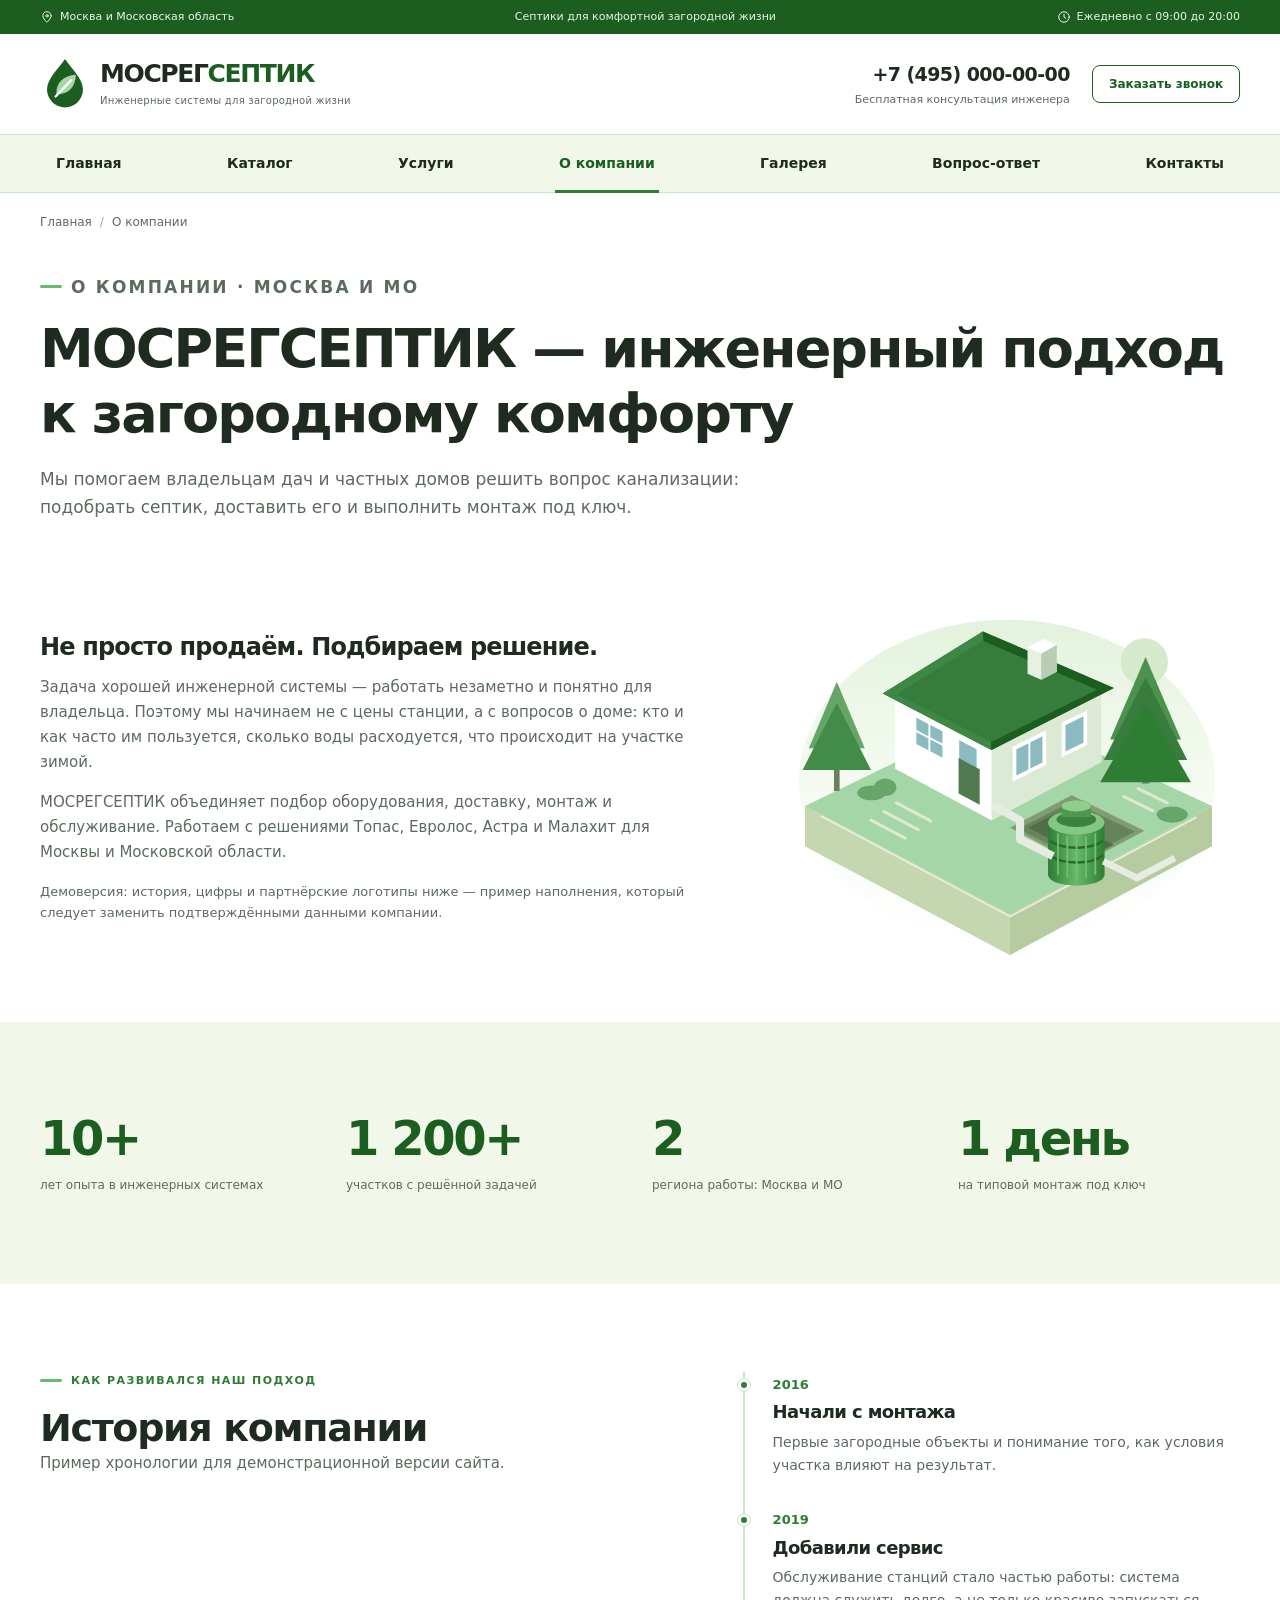
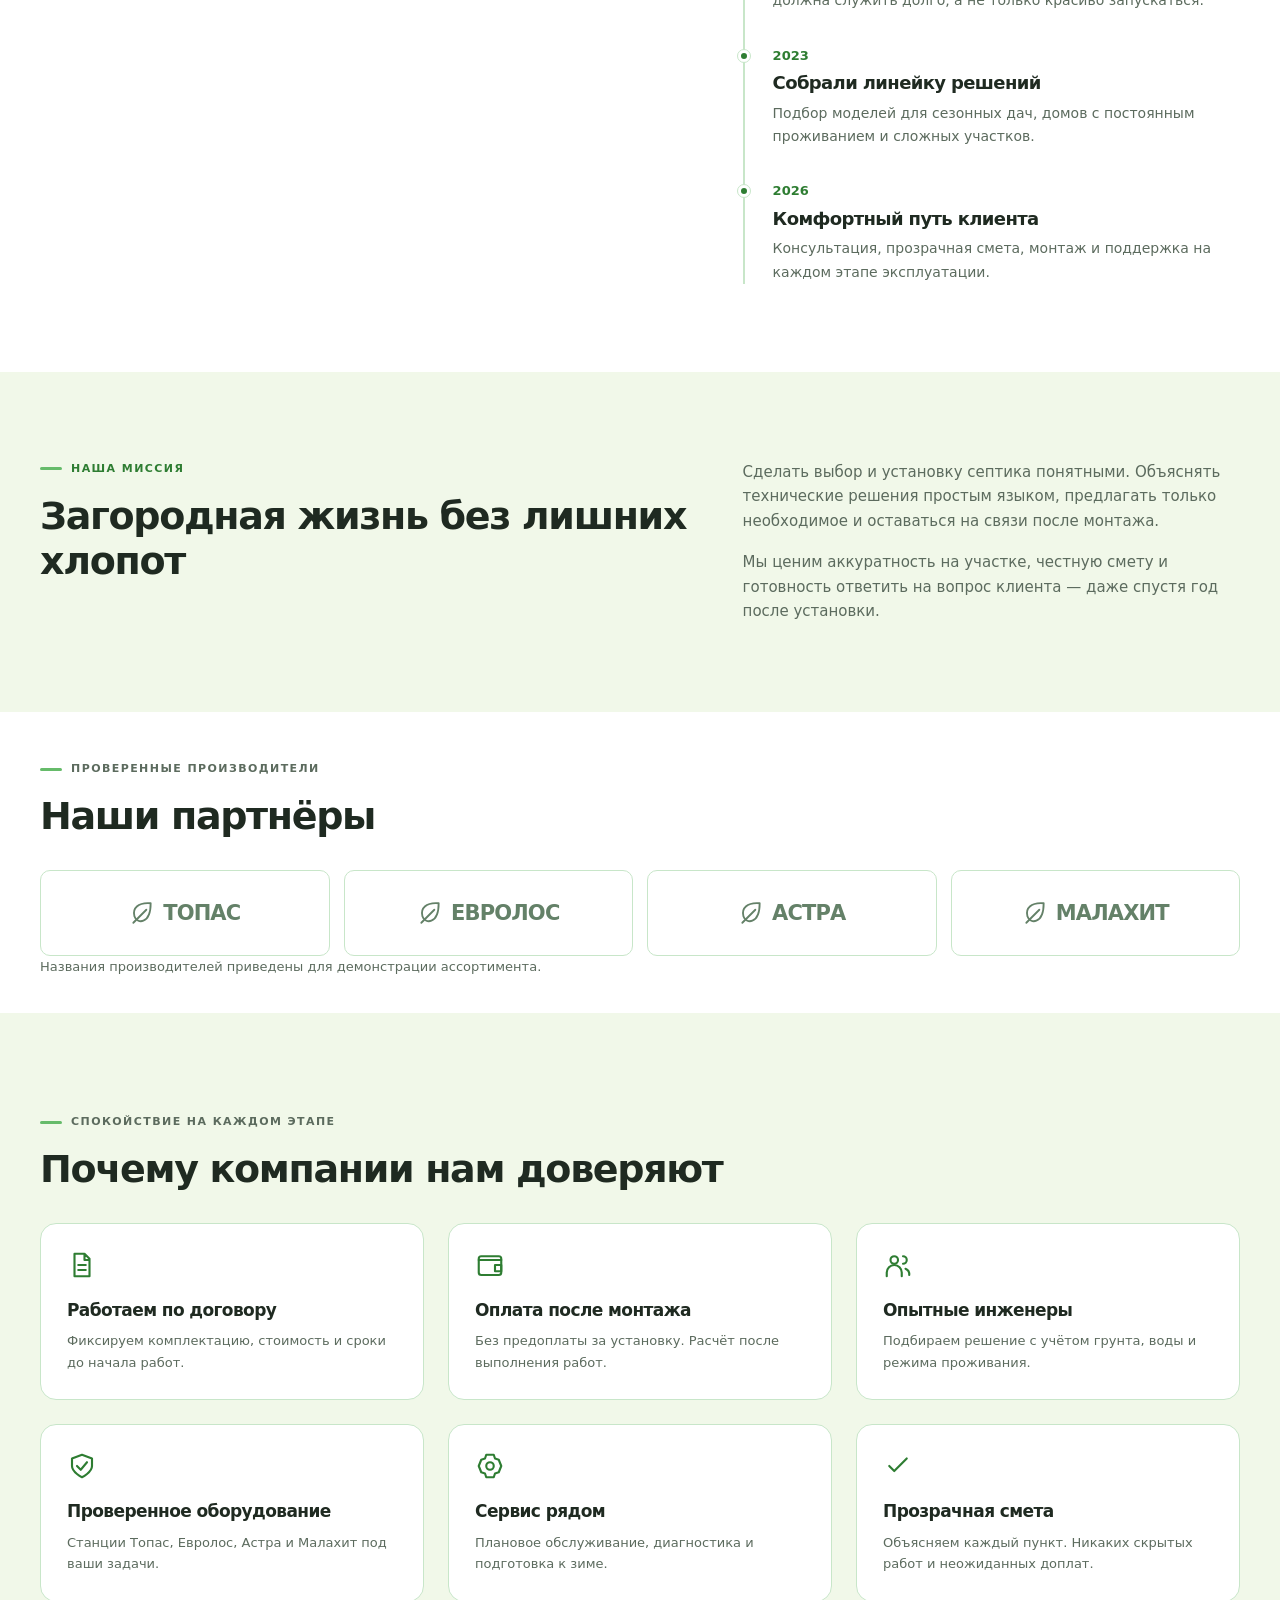
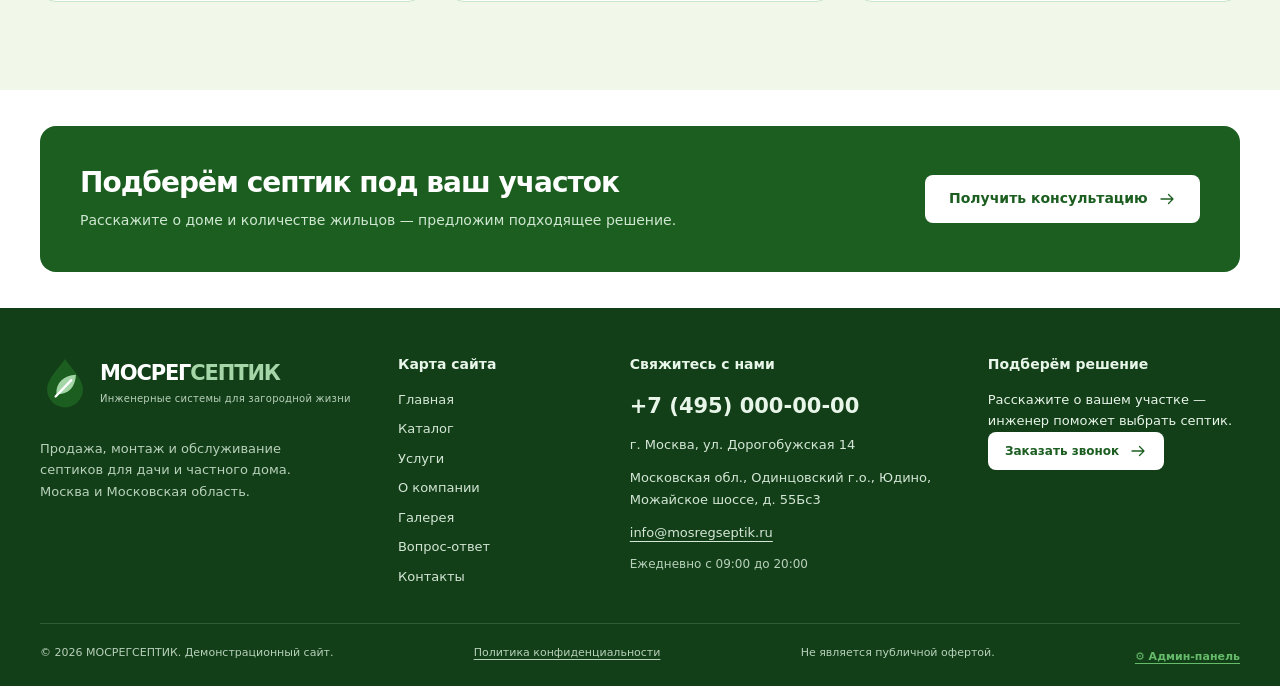
<file: about.html>
<!doctype html>
<html lang="ru">
  <head>
    <meta charset="UTF-8" />
    <meta name="viewport" content="width=device-width, initial-scale=1" />
    <meta name="theme-color" content="#1B5E20" />
    <meta name="color-scheme" content="light" />
    <title>О компании МОСРЕГСЕПТИК — септики для дома и дачи</title>
    <meta
      name="description"
      content="Узнайте о МОСРЕГСЕПТИК: подбор, продажа и установка септиков для дачи и частного дома в Москве и МО. Наши принципы, партнёры, гарантии и сервисный подход."
    />
    <meta
      name="keywords"
      content="МОСРЕГСЕПТИК, о компании, септики, Москва, МО, дача, частный дом, Топас, Евролос, Астра, Малахит, О компании"
    />
    <meta name="author" content="МОСРЕГСЕПТИК" />
    <meta
      name="robots"
      content="index, follow, max-image-preview:large, max-snippet:-1, max-video-preview:-1"
    />
    <link rel="canonical" href="https://mosregseptik.ru/about.html" />
    <link rel="alternate" hreflang="ru" href="https://mosregseptik.ru/about.html" />
    <meta name="format-detection" content="telephone=no" />
    <meta name="geo.region" content="RU-MOW" />
    <meta name="geo.placename" content="Москва" />
    <meta name="rating" content="general" />
    <meta name="apple-mobile-web-app-title" content="МОСРЕГСЕПТИК" />
    <meta name="application-name" content="МОСРЕГСЕПТИК" />
    <meta property="og:type" content="website" />
    <meta property="og:site_name" content="МОСРЕГСЕПТИК" />
    <meta property="og:title" content="О компании МОСРЕГСЕПТИК — септики для дома и дачи" />
    <meta
      property="og:description"
      content="Узнайте о МОСРЕГСЕПТИК: подбор, продажа и установка септиков для дачи и частного дома в Москве и МО. Наши принципы, партнёры, гарантии и сервисный подход."
    />
    <meta property="og:url" content="https://mosregseptik.ru/about.html" />
    <meta property="og:image" content="https://mosregseptik.ru/assets/images/og-image.svg" />
    <meta property="og:image:width" content="1200" />
    <meta property="og:image:height" content="630" />
    <meta property="og:image:alt" content="МОСРЕГСЕПТИК — септики под ключ в Москве и МО" />
    <meta property="og:locale" content="ru_RU" />
    <meta name="twitter:card" content="summary_large_image" />
    <meta name="twitter:title" content="О компании МОСРЕГСЕПТИК — септики для дома и дачи" />
    <meta
      name="twitter:description"
      content="Узнайте о МОСРЕГСЕПТИК: подбор, продажа и установка септиков для дачи и частного дома в Москве и МО. Наши принципы, партнёры, гарантии и сервисный подход."
    />
    <meta name="twitter:image" content="https://mosregseptik.ru/assets/images/og-image.svg" />
    <link rel="icon" href="assets/icons/favicon.svg" type="image/svg+xml" />
    <link rel="apple-touch-icon" href="assets/icons/apple-touch-icon.svg" />
    <link rel="manifest" href="manifest.webmanifest" />
    <link rel="stylesheet" href="css/reset.css" />
    <link rel="stylesheet" href="css/variables.css" />
    <link rel="stylesheet" href="css/main.css" />
    <link rel="stylesheet" href="css/components.css" />
    <script type="application/ld+json">
      {
        "@context": "https://schema.org",
        "@graph": [
          {
            "@type": "BreadcrumbList",
            "@id": "https://mosregseptik.ru/about.html#breadcrumbs",
            "itemListElement": [
              {
                "@type": "ListItem",
                "position": 1,
                "name": "Главная",
                "item": "https://mosregseptik.ru/index.html"
              },
              {
                "@type": "ListItem",
                "position": 2,
                "name": "О компании",
                "item": "https://mosregseptik.ru/about.html"
              }
            ]
          },
          {
            "@type": "AboutPage",
            "@id": "https://mosregseptik.ru/about.html#webpage",
            "url": "https://mosregseptik.ru/about.html",
            "name": "О компании МОСРЕГСЕПТИК — септики для дома и дачи",
            "description": "Узнайте о МОСРЕГСЕПТИК: подбор, продажа и установка септиков для дачи и частного дома в Москве и МО. Наши принципы, партнёры, гарантии и сервисный подход.",
            "mainEntity": { "@id": "https://mosregseptik.ru/#organization" }
          },
          {
            "@type": "Organization",
            "@id": "https://mosregseptik.ru/#organization",
            "name": "МОСРЕГСЕПТИК",
            "url": "https://mosregseptik.ru/",
            "logo": "https://mosregseptik.ru/assets/images/logo.svg",
            "email": "info@mosregseptik.ru",
            "telephone": "+7 (495) 000-00-00",
            "description": "Продажа и установка септиков под ключ для дачи и частного дома в Москве и Московской области."
          }
        ]
      }
    </script>
  </head>
  <body>
    <a class="skip-link" href="#main">Перейти к содержимому</a>
    <header class="site-header">
      <div class="utility-bar">
        <div class="container">
          <span
            ><svg class="icon" viewBox="0 0 24 24" aria-hidden="true" focusable="false">
              <path d="M19 10c0 5-7 11-7 11S5 15 5 10a7 7 0 0 1 14 0Z" />
              <circle cx="12" cy="10" r="2" /></svg
            >Москва и Московская область</span
          ><span class="utility-note">Септики для комфортной загородной жизни</span
          ><span
            ><svg class="icon" viewBox="0 0 24 24" aria-hidden="true" focusable="false">
              <circle cx="12" cy="12" r="9" />
              <path d="M12 7v5l3 2" /></svg
            ><span data-contact="hours">Ежедневно с 09:00 до 20:00</span></span
          >
        </div>
      </div>
      <div class="container brand-row">
        <a class="brand" href="index.html" aria-label="МОСРЕГСЕПТИК — главная"
          ><img src="assets/images/logo.svg" alt="" width="64" height="70" /><span
            ><span class="brand-name"><span class="brand-mosreg">МОСРЕГ</span><span class="brand-septik">СЕПТИК</span></span
            ><span class="brand-tagline">Инженерные системы для загородной жизни</span></span
          ></a
        >
        <div class="header-actions">
          <div class="header-contact">
            <a class="header-phone" href="tel:+74950000000" data-contact="phone"
              >+7 (495) 000-00-00</a
            ><span class="header-hours">Бесплатная консультация инженера</span>
          </div>
          <button
            class="btn btn--outline btn--small"
            type="button"
            data-modal-open="callback-modal"
          >
            Заказать звонок
          </button>
        </div>
      </div>
      <div class="nav-band">
        <div class="container nav-inner">
          <span class="nav-mobile-label">Меню сайта</span
          ><button
            class="nav-toggle"
            type="button"
            aria-label="Открыть меню"
            aria-expanded="false"
            aria-controls="primary-nav"
          >
            <svg class="icon" viewBox="0 0 24 24" aria-hidden="true" focusable="false">
              <path d="M4 6h16M4 12h16M4 18h16" />
            </svg>
          </button>
          <nav class="site-nav" id="primary-nav" aria-label="Основная навигация">
            <a href="index.html">Главная</a><a href="catalog.html">Каталог</a
            ><a href="services.html">Услуги</a><a href="about.html">О компании</a
            ><a href="gallery.html">Галерея</a><a href="faq.html">Вопрос-ответ</a
            ><a href="contacts.html">Контакты</a>
          </nav>
        </div>
      </div>
    </header>
    <main id="main">
      <nav class="breadcrumbs container" aria-label="Хлебные крошки">
        <ol>
          <li><a href="index.html">Главная</a></li>
          <li aria-current="page">О компании</li>
        </ol>
      </nav>
      <section class="page-intro">
        <div class="container">
          <p class="eyebrow">О компании · Москва и МО</p>
          <h1>МОСРЕГСЕПТИК — инженерный подход к загородному комфорту</h1>
          <p>
            Мы помогаем владельцам дач и частных домов решить вопрос канализации: подобрать септик,
            доставить его и выполнить монтаж под ключ.
          </p>
        </div>
      </section>
      <section class="section section--compact">
        <div class="container two-column">
          <div class="prose">
            <h2>Не просто продаём. Подбираем решение.</h2>
            <p>
              Задача хорошей инженерной системы — работать незаметно и понятно для владельца.
              Поэтому мы начинаем не с цены станции, а с вопросов о доме: кто и как часто им
              пользуется, сколько воды расходуется, что происходит на участке зимой.
            </p>
            <p>
              МОСРЕГСЕПТИК объединяет подбор оборудования, доставку, монтаж и обслуживание. Работаем
              с решениями Топас, Евролос, Астра и Малахит для Москвы и Московской области.
            </p>
            <p class="small">
              Демоверсия: история, цифры и партнёрские логотипы ниже — пример наполнения, который
              следует заменить подтверждёнными данными компании.
            </p>
          </div>
          <img
            src="assets/images/hero-house.svg"
            alt="Дом и станция очистки — пояснительная иллюстрация"
            width="800"
            height="620"
            loading="lazy"
          />
        </div>
      </section>
      <section class="section section--tint" aria-label="Цифры компании">
        <div class="container stats-grid" data-content="stats">
          <div class="stat"><strong>10+</strong><span>лет опыта в инженерных системах</span></div>
          <div class="stat"><strong>1 200+</strong><span>участков с решённой задачей</span></div>
          <div class="stat"><strong>2</strong><span>региона работы: Москва и МО</span></div>
          <div class="stat"><strong>1 день</strong><span>на типовой монтаж под ключ</span></div>
        </div>
      </section>
      <section class="section">
        <div class="container two-column">
          <div>
            <p class="eyebrow">Как развивался наш подход</p>
            <h2>История компании</h2>
            <p class="muted">Пример хронологии для демонстрационной версии сайта.</p>
          </div>
          <ol class="timeline">
            <li>
              <time datetime="2016">2016</time>
              <h3>Начали с монтажа</h3>
              <p>
                Первые загородные объекты и понимание того, как условия участка влияют на результат.
              </p>
            </li>
            <li>
              <time datetime="2019">2019</time>
              <h3>Добавили сервис</h3>
              <p>
                Обслуживание станций стало частью работы: система должна служить долго, а не только
                красиво запускаться.
              </p>
            </li>
            <li>
              <time datetime="2023">2023</time>
              <h3>Собрали линейку решений</h3>
              <p>
                Подбор моделей для сезонных дач, домов с постоянным проживанием и сложных участков.
              </p>
            </li>
            <li>
              <time datetime="2026">2026</time>
              <h3>Комфортный путь клиента</h3>
              <p>
                Консультация, прозрачная смета, монтаж и поддержка на каждом этапе эксплуатации.
              </p>
            </li>
          </ol>
        </div>
      </section>
      <section class="section section--tint">
        <div class="container two-column">
          <div>
            <p class="eyebrow">Наша миссия</p>
            <h2>Загородная жизнь без лишних хлопот</h2>
          </div>
          <div class="prose">
            <p>
              Сделать выбор и установку септика понятными. Объяснять технические решения простым
              языком, предлагать только необходимое и оставаться на связи после монтажа.
            </p>
            <p>
              Мы ценим аккуратность на участке, честную смету и готовность ответить на вопрос
              клиента — даже спустя год после установки.
            </p>
          </div>
        </div>
      </section>
      <section class="section section--compact" aria-labelledby="partners-title">
        <div class="container">
          <div class="section-heading">
            <div>
              <p class="eyebrow">Проверенные производители</p>
              <h2>Наши партнёры</h2>
            </div>
          </div>
          <div class="partners-grid" data-content="partners">
            <div class="partner-logo" role="img" aria-label="Логотип-заглушка: ТОПАС">
              <svg class="icon" viewBox="0 0 24 24" aria-hidden="true" focusable="false">
                <path d="M20 3C8 2 3 8 5 15s15 8 15-12Z" />
                <path d="M4 21 16 9" /></svg
              ><span>ТОПАС</span>
            </div>
            <div class="partner-logo" role="img" aria-label="Логотип-заглушка: ЕВРОЛОС">
              <svg class="icon" viewBox="0 0 24 24" aria-hidden="true" focusable="false">
                <path d="M20 3C8 2 3 8 5 15s15 8 15-12Z" />
                <path d="M4 21 16 9" /></svg
              ><span>ЕВРОЛОС</span>
            </div>
            <div class="partner-logo" role="img" aria-label="Логотип-заглушка: АСТРА">
              <svg class="icon" viewBox="0 0 24 24" aria-hidden="true" focusable="false">
                <path d="M20 3C8 2 3 8 5 15s15 8 15-12Z" />
                <path d="M4 21 16 9" /></svg
              ><span>АСТРА</span>
            </div>
            <div class="partner-logo" role="img" aria-label="Логотип-заглушка: МАЛАХИТ">
              <svg class="icon" viewBox="0 0 24 24" aria-hidden="true" focusable="false">
                <path d="M20 3C8 2 3 8 5 15s15 8 15-12Z" />
                <path d="M4 21 16 9" /></svg
              ><span>МАЛАХИТ</span>
            </div>
          </div>
          <p class="small muted">
            Названия производителей приведены для демонстрации ассортимента.
          </p>
        </div>
      </section>
      <section class="section section--tint">
        <div class="container">
          <div class="section-heading">
            <div>
              <p class="eyebrow">Спокойствие на каждом этапе</p>
              <h2>Почему компании нам доверяют</h2>
            </div>
          </div>
          <div class="grid grid--trust" data-content="trust">
            <article class="trust-card">
              <svg class="icon" viewBox="0 0 24 24" aria-hidden="true" focusable="false">
                <path d="M6 3h8l4 4v14H6zM14 3v5h4M9 12h6M9 16h6" />
              </svg>
              <h3>Работаем по договору</h3>
              <p>Фиксируем комплектацию, стоимость и сроки до начала работ.</p>
            </article>
            <article class="trust-card">
              <svg class="icon" viewBox="0 0 24 24" aria-hidden="true" focusable="false">
                <rect x="3" y="5" width="18" height="15" rx="2" />
                <path d="M3 8h18M16 12h5v5h-5z" />
              </svg>
              <h3>Оплата после монтажа</h3>
              <p>Без предоплаты за установку. Расчёт после выполнения работ.</p>
            </article>
            <article class="trust-card">
              <svg class="icon" viewBox="0 0 24 24" aria-hidden="true" focusable="false">
                <circle cx="9" cy="8" r="3" />
                <path d="M3 21v-3a6 6 0 0 1 12 0v3M16 5a3 3 0 0 1 0 6m2 4a5 5 0 0 1 3 5" />
              </svg>
              <h3>Опытные инженеры</h3>
              <p>Подбираем решение с учётом грунта, воды и режима проживания.</p>
            </article>
            <article class="trust-card">
              <svg class="icon" viewBox="0 0 24 24" aria-hidden="true" focusable="false">
                <path d="m12 3 8 3v6c0 5-8 9-8 9s-8-4-8-9V6l8-3Z" />
                <path d="m8 12 3 3 5-6" />
              </svg>
              <h3>Проверенное оборудование</h3>
              <p>Станции Топас, Евролос, Астра и Малахит под ваши задачи.</p>
            </article>
            <article class="trust-card">
              <svg class="icon" viewBox="0 0 24 24" aria-hidden="true" focusable="false">
                <path d="m9 3-1 3-3 1-2 5 2 5 3 1 1 3h6l1-3 3-1 2-5-2-5-3-1-1-3Z" />
                <circle cx="12" cy="12" r="3" />
              </svg>
              <h3>Сервис рядом</h3>
              <p>Плановое обслуживание, диагностика и подготовка к зиме.</p>
            </article>
            <article class="trust-card">
              <svg class="icon" viewBox="0 0 24 24" aria-hidden="true" focusable="false">
                <path d="m5 12 4 4L19 6" />
              </svg>
              <h3>Прозрачная смета</h3>
              <p>Объясняем каждый пункт. Никаких скрытых работ и неожиданных доплат.</p>
            </article>
          </div>
        </div>
      </section>
      <section class="section section--compact">
        <div class="container cta-band">
          <div>
            <h2>Подберём септик под ваш участок</h2>
            <p>Расскажите о доме и количестве жильцов — предложим подходящее решение.</p>
          </div>
          <button class="btn btn--light" type="button" data-modal-open="callback-modal">
            Получить консультацию
            <svg class="icon" viewBox="0 0 24 24" aria-hidden="true" focusable="false">
              <path d="M4 12h16m-6-6 6 6-6 6" />
            </svg>
          </button>
        </div>
      </section>
    </main>
    <footer class="site-footer">
      <div class="container">
        <div class="footer-grid">
          <div class="footer-about">
            <a class="brand" href="index.html" aria-label="МОСРЕГСЕПТИК — главная"
              ><img src="assets/images/logo.svg" alt="" width="64" height="70" /><span
><span class="brand-name"><span class="brand-mosreg">МОСРЕГ</span><span class="brand-septik">СЕПТИК</span></span
                ><span class="brand-tagline">Инженерные системы для загородной жизни</span></span
              ></a
            >
            <p>
              Продажа, монтаж и обслуживание септиков для дачи и частного дома. Москва и Московская
              область.
            </p>
          </div>
          <div>
            <h2 class="footer-heading">Карта сайта</h2>
            <nav aria-label="Навигация в подвале">
              <ul class="footer-links">
                <li><a href="index.html">Главная</a></li>
                <li><a href="catalog.html">Каталог</a></li>
                <li><a href="services.html">Услуги</a></li>
                <li><a href="about.html">О компании</a></li>
                <li><a href="gallery.html">Галерея</a></li>
                <li><a href="faq.html">Вопрос-ответ</a></li>
                <li><a href="contacts.html">Контакты</a></li>
              </ul>
            </nav>
          </div>
          <div class="footer-contacts">
            <h2 class="footer-heading">Свяжитесь с нами</h2>
            <a class="footer-phone" href="tel:+74950000000" data-contact="phone"
              >+7 (495) 000-00-00</a
            >
            <address>
              <span data-contact="address1">г. Москва, ул. Дорогобужская 14</span
              ><span data-contact="address2"
                >Московская обл., Одинцовский г.о., Юдино, Можайское шоссе, д. 55Бс3</span
              ><a href="mailto:info@mosregseptik.ru" data-contact="email">info@mosregseptik.ru</a>
            </address>
            <p data-contact="hours">Ежедневно с 09:00 до 20:00</p>
          </div>
          <div>
            <h2 class="footer-heading">Подберём решение</h2>
            <p class="small">Расскажите о вашем участке — инженер поможет выбрать септик.</p>
            <button
              class="btn btn--light btn--small"
              type="button"
              data-modal-open="callback-modal"
            >
              Заказать звонок
              <svg class="icon" viewBox="0 0 24 24" aria-hidden="true" focusable="false">
                <path d="M4 12h16m-6-6 6 6-6 6" />
              </svg>
            </button>
          </div>
        </div>
        <div class="footer-bottom">
        <span>© 2026 МОСРЕГСЕПТИК. Демонстрационный сайт.</span><a href="privacy.html">Политика конфиденциальности</a><span>Не является публичной офертой.</span>
        <a href="admin.html" class="admin-link">⚙ Админ-панель</a>
      </div>
      </div>
    </footer>
    <button class="back-to-top" type="button" aria-label="Наверх" hidden>
      <svg class="icon" viewBox="0 0 24 24" aria-hidden="true" focusable="false">
        <path d="M12 20V4m-6 6 6-6 6 6" />
      </svg>
    </button>
    <dialog class="dialog" id="callback-modal" aria-labelledby="callback-title">
      <div class="dialog-inner">
        <div class="dialog-header">
          <div>
            <h2 id="callback-title">Закажите бесплатный звонок</h2>
            <p>Оставьте контакты и вопрос. Поможем подобрать септик для вашего участка.</p>
          </div>
          <button class="icon-button" type="button" data-modal-close aria-label="Закрыть окно">
            <svg class="icon" viewBox="0 0 24 24" aria-hidden="true" focusable="false">
              <path d="m6 6 12 12M6 18 18 6" />
            </svg>
          </button>
        </div>
        <form class="form" data-lead-form aria-label="Заявка на консультацию" novalidate>
          <input type="hidden" name="context" value="callback" />
          <div class="form-row">
            <div class="field">
              <label for="callback-name">Ваше имя *</label
              ><input
                id="callback-name"
                name="name"
                type="text"
                autocomplete="name"
                placeholder="Как к вам обращаться"
                required
                minlength="2"
                maxlength="100"
              />
            </div>
            <div class="field">
              <label for="callback-phone">Телефон *</label
              ><input
                id="callback-phone"
                name="phone"
                type="tel"
                inputmode="tel"
                autocomplete="tel-national"
                placeholder="+7 (___) ___-__-__"
                required
                maxlength="25"
              />
            </div>
          </div>
          <div class="form-row">
            <div class="field">
              <label for="callback-email">Email <span>(необязательно)</span></label
              ><input
                id="callback-email"
                name="email"
                type="email"
                autocomplete="email"
                placeholder="you@example.ru"
                maxlength="150"
              />
            </div>
            <div class="field">
              <label for="callback-product">Тип септика</label
              ><select id="callback-product" name="product">
                <option value="">Помогите подобрать септик</option>
              </select>
            </div>
          </div>
          <div class="field">
            <label for="callback-message">Сообщение *</label
            ><textarea
              id="callback-message"
              name="message"
              rows="3"
              required
              minlength="10"
              maxlength="3000"
              placeholder="Расскажите об участке и задайте вопрос (не менее 10 символов)"
            ></textarea>
          </div>
          <div class="consent">
            <input
              id="callback-consent"
              name="consent"
              type="checkbox"
              value="yes"
              required
            /><label for="callback-consent"
              >Я согласен на обработку персональных данных в соответствии с
              <a href="privacy.html">политикой конфиденциальности</a>.</label
            >
          </div>
          <p class="field-error" data-form-error role="alert" hidden></p>
          <button class="btn btn--wide" type="submit">
            Заказать звонок
            <svg class="icon" viewBox="0 0 24 24" aria-hidden="true" focusable="false">
              <path d="M4 12h16m-6-6 6 6-6 6" />
            </svg>
          </button>
          <p class="small" data-form-status role="status" aria-live="polite"></p>
          <p class="form-demo">
            * — обязательные поля. Демо-форма: данные не отправляются на сервер.
          </p>
        </form>
      </div>
    </dialog>
    <dialog class="dialog" id="success-modal" aria-labelledby="success-title">
      <div class="dialog-inner">
        <div class="dialog-header">
          <span class="success-icon"
            ><svg class="icon" viewBox="0 0 24 24" aria-hidden="true" focusable="false">
              <path d="m5 12 4 4L19 6" /></svg></span
          ><button class="icon-button" type="button" data-modal-close aria-label="Закрыть окно">
            <svg class="icon" viewBox="0 0 24 24" aria-hidden="true" focusable="false">
              <path d="m6 6 12 12M6 18 18 6" />
            </svg>
          </button>
        </div>
        <h2 id="success-title">Заявка отправлена</h2>
        <p class="success-copy">
          Спасибо за обращение! Это демонстрационный режим: данные никуда не переданы. Для приёма
          реальных заявок подключите серверный API.
        </p>
        <button class="btn" type="button" data-modal-close data-autofocus>Понятно</button>
      </div>
    </dialog>
    <script type="module" src="js/app.mjs"></script>
  </body>
</html>
</file>
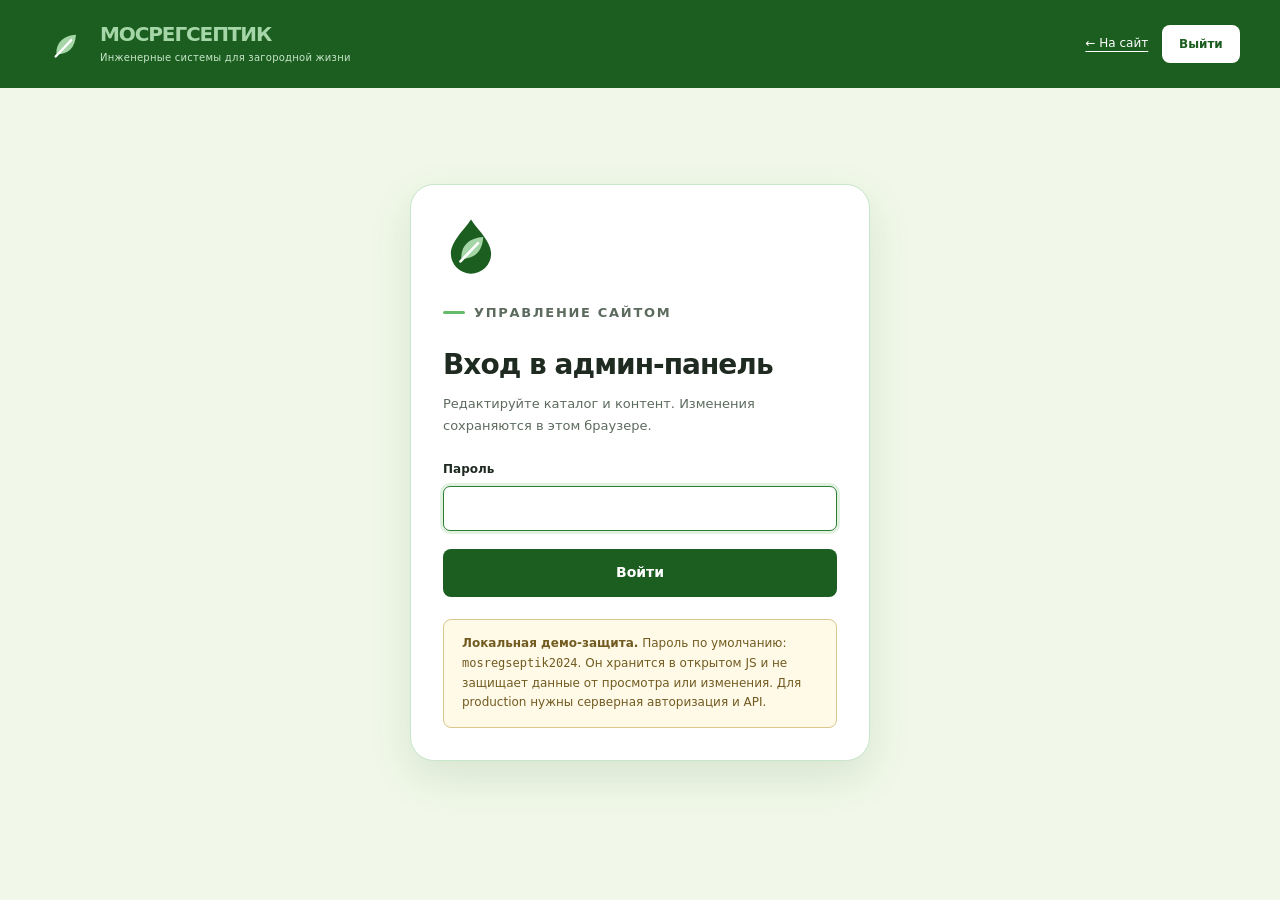
<file: admin.html>
<!doctype html>
<html lang="ru">
  <head>
    <meta charset="UTF-8" />
    <meta name="viewport" content="width=device-width, initial-scale=1" />
    <meta name="theme-color" content="#1B5E20" />
    <meta name="color-scheme" content="light" />
    <title>Админ-панель — МОСРЕГСЕПТИК</title>
    <meta
      name="description"
      content="Локальная демонстрационная панель управления каталогом и контентом сайта МОСРЕГСЕПТИК."
    />
    <meta name="keywords" content="админ-панель, МОСРЕГСЕПТИК" />
    <meta name="author" content="МОСРЕГСЕПТИК" />
    <meta name="robots" content="noindex, nofollow" />
    <link rel="canonical" href="https://mosregseptik.ru/admin.html" />
    <link rel="alternate" hreflang="ru" href="https://mosregseptik.ru/admin.html" />
    <meta name="format-detection" content="telephone=no" />
    <meta name="geo.region" content="RU-MOW" />
    <meta name="geo.placename" content="Москва" />
    <meta name="rating" content="general" />
    <meta name="apple-mobile-web-app-title" content="МОСРЕГСЕПТИК" />
    <meta name="application-name" content="МОСРЕГСЕПТИК" />
    <meta property="og:type" content="website" />
    <meta property="og:site_name" content="МОСРЕГСЕПТИК" />
    <meta property="og:title" content="Админ-панель — МОСРЕГСЕПТИК" />
    <meta
      property="og:description"
      content="Локальная демонстрационная панель управления каталогом и контентом сайта МОСРЕГСЕПТИК."
    />
    <meta property="og:url" content="https://mosregseptik.ru/admin.html" />
    <meta property="og:image" content="https://mosregseptik.ru/assets/images/og-image.svg" />
    <meta property="og:image:width" content="1200" />
    <meta property="og:image:height" content="630" />
    <meta property="og:image:alt" content="МОСРЕГСЕПТИК — септики под ключ в Москве и МО" />
    <meta property="og:locale" content="ru_RU" />
    <meta name="twitter:card" content="summary_large_image" />
    <meta name="twitter:title" content="Админ-панель — МОСРЕГСЕПТИК" />
    <meta
      name="twitter:description"
      content="Локальная демонстрационная панель управления каталогом и контентом сайта МОСРЕГСЕПТИК."
    />
    <meta name="twitter:image" content="https://mosregseptik.ru/assets/images/og-image.svg" />
    <link rel="icon" href="assets/icons/favicon.svg" type="image/svg+xml" />
    <link rel="apple-touch-icon" href="assets/icons/apple-touch-icon.svg" />
    <link rel="manifest" href="manifest.webmanifest" />
    <link rel="stylesheet" href="css/reset.css" />
    <link rel="stylesheet" href="css/variables.css" />
    <link rel="stylesheet" href="css/main.css" />
    <link rel="stylesheet" href="css/components.css" />
    <link rel="stylesheet" href="css/admin.css" />
  </head>
  <body class="admin-body">
    <header class="admin-topbar">
      <div class="container">
        <a class="brand" href="index.html" aria-label="МОСРЕГСЕПТИК — главная"
          ><img src="assets/images/logo.svg" alt="" width="64" height="70" /><span
            ><span class="brand-name"><span class="brand-mosreg">МОСРЕГ</span><span class="brand-septik">СЕПТИК</span></span
            ><span class="brand-tagline">Инженерные системы для загородной жизни</span></span
          ></a
        >
        <div class="admin-top-actions">
          <a href="index.html">← На сайт</a
          ><button class="btn btn--light btn--small" type="button" id="admin-logout">Выйти</button>
        </div>
      </div>
    </header>
    <main class="admin-main container" id="main">
      <section class="admin-login" id="admin-login" aria-labelledby="login-title">
        <img src="assets/images/logo.svg" alt="" width="64" height="70" />
        <p class="eyebrow">Управление сайтом</p>
        <h1 id="login-title">Вход в админ-панель</h1>
        <p>Редактируйте каталог и контент. Изменения сохраняются в этом браузере.</p>
        <form id="admin-login-form">
          <div class="field">
            <label for="admin-password">Пароль</label
            ><input
              id="admin-password"
              name="password"
              type="password"
              autocomplete="current-password"
              required
              aria-describedby="admin-login-error"
            />
          </div>
          <p class="field-error" id="admin-login-error" role="alert" hidden></p>
          <button class="btn btn--wide" type="submit">Войти</button>
        </form>
        <div class="demo-warning">
          <strong>Локальная демо-защита.</strong> Пароль по умолчанию:
          <code>mosregseptik2024</code>. Он хранится в открытом JS и не защищает данные от просмотра
          или изменения. Для production нужны серверная авторизация и API.
        </div>
      </section>
      <section id="admin-dashboard" hidden aria-label="Панель управления">
        <div class="admin-heading">
          <div>
            <h2 class="admin-title">Управление сайтом</h2>
            <p>МОСРЕГСЕПТИК · Данные этого браузера</p>
          </div>
          <div class="admin-actions">
            <button class="btn btn--outline btn--small" type="button" id="export-json">
              Экспорт JSON</button
            ><button class="btn btn--outline btn--small" type="button" id="import-json-button">
              Импорт JSON</button
            ><button class="btn btn--danger btn--small" type="button" id="reset-all">
              Сбросить к заводским настройкам</button
            ><input type="file" id="import-json" accept=".json,application/json" hidden />
          </div>
        </div>
        <p class="demo-warning">
          Данные хранятся в localStorage конкретного браузера и не синхронизируются с другими
          устройствами. После сохранения обновите публичную страницу. Перед импортом и сбросом
          сделайте экспорт.
        </p>
        <div class="admin-tabs" role="tablist" aria-label="Разделы управления">
          <button
            class="admin-tab"
            id="tab-products"
            type="button"
            role="tab"
            aria-selected="true"
            aria-controls="panel-products"
            tabindex="0"
          >
            Септики</button
          ><button
            class="admin-tab"
            id="tab-content"
            type="button"
            role="tab"
            aria-selected="false"
            aria-controls="panel-content"
            tabindex="-1"
          >
            Контент
          </button><button
            class="admin-tab"
            id="tab-hero"
            type="button"
            role="tab"
            aria-selected="false"
            aria-controls="panel-hero"
            tabindex="-1"
          >
            Hero & SEO
          </button><button
            class="admin-tab"
            id="tab-settings"
            type="button"
            role="tab"
            aria-selected="false"
            aria-controls="panel-settings"
            tabindex="-1"
          >
            Настройки
          </button><button
            class="admin-tab"
            id="tab-backups"
            type="button"
            role="tab"
            aria-selected="false"
            aria-controls="panel-backups"
            tabindex="-1"
          >
            Бэкапы
          </button>
        </div>
        <section
          class="admin-panel"
          id="panel-products"
          role="tabpanel"
          aria-labelledby="tab-products"
        >
          <div class="panel-heading">
            <div>
              <h2>Каталог септиков</h2>
              <p data-admin-product-count></p>
            </div>
            <button class="btn" type="button" data-add-product>+ Добавить септик</button>
          </div>
          <div class="table-wrap">
            <table class="admin-table">
              <thead>
                <tr>
                  <th scope="col">ID</th>
                  <th scope="col">Название</th>
                  <th scope="col">Бренд</th>
                  <th scope="col">Объём, л</th>
                  <th scope="col">Цена</th>
                  <th scope="col">Человек</th>
                  <th scope="col">Действия</th>
                </tr>
              </thead>
              <tbody data-products-table></tbody>
            </table>
          </div>
        </section>
        <section
          class="admin-panel"
          id="panel-content"
          role="tabpanel"
          aria-labelledby="tab-content"
          hidden
        >
          <div class="panel-heading">
            <div>
              <h2>Контент сайта</h2>
              <p>Выберите блок слева. Отредактируйте поля и нажмите «Сохранить блок».</p>
            </div>
            <div class="wysiwyg-actions">
              <button class="btn btn--small" type="button" id="content-save" disabled>💾 Сохранить блок</button>
              <button class="btn btn--outline btn--small" type="button" id="content-cancel" disabled>Отмена</button>
            </div>
          </div>
          <div class="content-editor-layout">
            <nav class="content-editor-nav" data-admin-sections aria-label="Блоки контента">
              <p class="content-editor-hint">Выберите блок для редактирования</p>
            </nav>
            <div class="content-editor-area" id="content-editor-area">
              <p class="content-editor-empty">👈 Выберите блок в списке слева</p>
            </div>
          </div>
        </section>
        <!-- Hero & SEO -->
        <section
          class="admin-panel"
          id="panel-hero"
          role="tabpanel"
          aria-labelledby="tab-hero"
          hidden
        >
          <div class="panel-heading">
            <div>
              <h2>Hero-секция</h2>
              <p>Редактирование главной секции и SEO-настроек.</p>
            </div>
            <button class="btn btn--small" type="submit" form="hero-form">💾 Сохранить Hero</button>
          </div>
          <form id="hero-form" novalidate>
            <div class="admin-form-grid">
              <div class="field">
                <label for="h-epigraph">Подзаголовок (eyebrow)</label>
                <input id="h-epigraph" name="epigraph" type="text" maxlength="120" />
              </div>
              <div class="field field--wide">
                <label for="h-title">Заголовок H1 (поддерживает HTML)</label>
                <textarea id="h-title" name="title" rows="3" maxlength="300"></textarea>
              </div>
              <div class="field field--wide">
                <label for="h-description">Описание</label>
                <textarea id="h-description" name="description" rows="3" maxlength="2000"></textarea>
              </div>
              <div class="field">
                <label for="h-ctaPrimaryText">CTA — основная кнопка (текст)</label>
                <input id="h-ctaPrimaryText" name="ctaPrimaryText" type="text" maxlength="100" />
              </div>
              <div class="field">
                <label for="h-ctaPrimaryHref">CTA — основная кнопка (ссылка)</label>
                <input id="h-ctaPrimaryHref" name="ctaPrimaryHref" type="text" maxlength="200" />
              </div>
              <div class="field">
                <label for="h-ctaSecondaryText">CTA — вторичная кнопка (текст)</label>
                <input id="h-ctaSecondaryText" name="ctaSecondaryText" type="text" maxlength="100" />
              </div>
              <div class="field">
                <label for="h-ctaSecondaryHref">CTA — вторичная кнопка (ссылка)</label>
                <input id="h-ctaSecondaryHref" name="ctaSecondaryHref" type="text" maxlength="200" />
              </div>
              <div class="field">
                <label for="h-stickerText">Стикер — текст</label>
                <input id="h-stickerText" name="stickerText" type="text" maxlength="100" />
              </div>
              <div class="field">
                <label for="h-stickerSubtext">Стикер — подтекст</label>
                <input id="h-stickerSubtext" name="stickerSubtext" type="text" maxlength="150" />
              </div>
            </div>
          </form>
          <!-- SEO-вкладка -->
          <div class="seo-section">
            <div class="panel-heading">
              <div>
                <h2>SEO-настройки</h2>
                <p>Настройки для поисковых систем.</p>
              </div>
              <button class="btn btn--small" type="submit" form="seo-form">💾 Сохранить SEO</button>
            </div>
            <form id="seo-form" novalidate>
              <div class="admin-form-grid">
                <div class="field field--wide">
                  <label for="s-defaultTitle">Default Title</label>
                  <input id="s-defaultTitle" name="defaultTitle" type="text" maxlength="120" />
                </div>
                <div class="field field--wide">
                  <label for="s-defaultDescription">Default Description</label>
                  <textarea id="s-defaultDescription" name="defaultDescription" rows="3" maxlength="300"></textarea>
                </div>
                <div class="field field--wide">
                  <label for="s-defaultKeywords">Default Keywords</label>
                  <input id="s-defaultKeywords" name="defaultKeywords" type="text" maxlength="500" />
                </div>
                <div class="field">
                  <label for="s-ogImage">OG Image URL</label>
                  <input id="s-ogImage" name="ogImage" type="text" maxlength="500" />
                </div>
                <div class="field">
                  <label for="s-ogImageWidth">OG Image Width</label>
                  <input id="s-ogImageWidth" name="ogImageWidth" type="number" min="1" max="10000" />
                </div>
                <div class="field">
                  <label for="s-ogImageHeight">OG Image Height</label>
                  <input id="s-ogImageHeight" name="ogImageHeight" type="number" min="1" max="10000" />
                </div>
                <div class="field">
                  <label for="s-canonical">Canonical URL</label>
                  <input id="s-canonical" name="canonical" type="text" maxlength="500" />
                </div>
                <div class="field">
                  <label for="s-twitterHandle">Twitter Handle</label>
                  <input id="s-twitterHandle" name="twitterHandle" type="text" maxlength="50" />
                </div>
              </div>
            </form>
          </div>
          <!-- Page Settings -->
          <div class="seo-section">
            <div class="panel-heading">
              <div>
                <h2>Настройки страниц</h2>
                <p>SEO для каждой страницы сайта.</p>
              </div>
            </div>
            <div class="page-settings-layout">
              <nav class="ps-nav" id="ps-nav" aria-label="Страницы">
                <button class="ps-page-link active" data-page="index" type="button">Главная</button>
                <button class="ps-page-link" data-page="catalog" type="button">Каталог</button>
                <button class="ps-page-link" data-page="services" type="button">Услуги</button>
                <button class="ps-page-link" data-page="about" type="button">О компании</button>
                <button class="ps-page-link" data-page="gallery" type="button">Галерея</button>
                <button class="ps-page-link" data-page="faq" type="button">FAQ</button>
                <button class="ps-page-link" data-page="contacts" type="button">Контакты</button>
              </nav>
              <form id="page-settings-form" novalidate>
                <div id="ps-editor-area"></div>
              </form>
            </div>
          </div>
        </section>
        <!-- Настройки -->
        <section
          class="admin-panel"
          id="panel-settings"
          role="tabpanel"
          aria-labelledby="tab-settings"
          hidden
        >
          <div class="panel-heading">
            <div>
              <h2>Настройки сайта</h2>
              <p>Контакты, соцсети, дополнительная информация.</p>
            </div>
            <button class="btn btn--small" type="submit" form="settings-form">💾 Сохранить настройки</button>
          </div>
          <form id="settings-form" novalidate>
            <div class="admin-form-grid">
              <h3>Контакты</h3>
              <div class="field">
                <label for="phone">Телефон</label>
                <input id="phone" name="phone" type="text" maxlength="30" />
              </div>
              <div class="field">
                <label for="email">Email</label>
                <input id="email" name="email" type="email" maxlength="150" />
              </div>
              <div class="field">
                <label for="address1">Адрес в Москве</label>
                <input id="address1" name="address1" type="text" maxlength="300" />
              </div>
              <div class="field">
                <label for="address2">Адрес в МО</label>
                <input id="address2" name="address2" type="text" maxlength="300" />
              </div>
              <div class="field">
                <label for="hours">Часы работы</label>
                <input id="hours" name="hours" type="text" maxlength="100" />
              </div>
              <h3>Дополнительно</h3>
              <div class="field">
                <label for="utilityRegion">Регион (utility bar)</label>
                <input id="utilityRegion" name="utilityRegion" type="text" maxlength="100" />
              </div>
              <div class="field">
                <label for="utilityNote">Примечание (utility bar)</label>
                <input id="utilityNote" name="utilityNote" type="text" maxlength="100" />
              </div>
              <div class="field">
                <label for="brandTagline">Теглайн бренда</label>
                <input id="brandTagline" name="brandTagline" type="text" maxlength="100" />
              </div>
              <div class="field">
                <label for="freeDeliveryKm">Бесплатная доставка, км</label>
                <input id="freeDeliveryKm" name="freeDeliveryKm" type="number" min="0" max="500" />
              </div>
              <div class="field">
                <label for="warrantyYears">Гарантия, лет</label>
                <input id="warrantyYears" name="warrantyYears" type="number" min="0" max="10" />
              </div>
              <div class="field">
                <label for="workDays">Режим работы</label>
                <input id="workDays" name="workDays" type="text" maxlength="100" />
              </div>
              <h3>Соцсети</h3>
              <div class="field">
                <label for="socialTelegram">Telegram</label>
                <input id="socialTelegram" name="socialTelegram" type="text" maxlength="200" />
              </div>
              <div class="field">
                <label for="socialWhatsapp">WhatsApp</label>
                <input id="socialWhatsapp" name="socialWhatsapp" type="text" maxlength="200" />
              </div>
              <div class="field">
                <label for="socialVk">VK</label>
                <input id="socialVk" name="socialVk" type="text" maxlength="200" />
              </div>
              <div class="field">
                <label for="socialYoutube">YouTube</label>
                <input id="socialYoutube" name="socialYoutube" type="text" maxlength="200" />
              </div>
            </div>
          </form>
        </section>
        <!-- Бэкапы -->
        <section
          class="admin-panel"
          id="panel-backups"
          role="tabpanel"
          aria-labelledby="tab-backups"
          hidden
        >
          <div class="panel-heading">
            <div>
              <h2>Бэкапы</h2>
              <p>История резервных копий, экспорт и импорт данных.</p>
            </div>
            <div class="admin-actions">
              <button class="btn btn--outline btn--small" type="button" id="export-json">Экспорт JSON</button>
              <button class="btn btn--outline btn--small" type="button" id="import-json-button">Импорт JSON</button>
              <button class="btn btn--danger btn--small" type="button" id="reset-all">Сбросить</button>
              <input type="file" id="import-json" accept=".json,application/json" hidden />
            </div>
          </div>
          <div class="backups-list" id="backups-list"></div>
        </section>
        <p class="admin-footer-note">
          Статические SEO-метатеги и JSON-LD не перестраиваются из localStorage. После изменения
          ассортимента обновите их в HTML перед публикацией.
        </p>
      </section>
    </main>
    <dialog class="dialog" id="product-dialog" aria-labelledby="product-dialog-title">
      <div class="dialog-inner">
        <div class="dialog-header">
          <h2 id="product-dialog-title">Добавить септик</h2>
          <button class="icon-button" type="button" data-modal-close aria-label="Закрыть форму">
            <svg class="icon" viewBox="0 0 24 24" aria-hidden="true" focusable="false">
              <path d="m6 6 12 12M6 18 18 6" />
            </svg>
          </button>
        </div>
        <form id="product-form" novalidate>
          <input type="hidden" name="id" />
          <div class="admin-form-grid">
            <div class="field">
              <label for="p-name">Название *</label
              ><input id="p-name" name="name" required minlength="2" maxlength="120" />
            </div>
            <div class="field">
              <label for="p-brand">Бренд *</label
              ><input
                id="p-brand"
                name="brand"
                required
                minlength="2"
                maxlength="80"
                list="brand-suggestions"
              /><datalist id="brand-suggestions">
                <option value="Топас"></option>
                <option value="Евролос"></option>
                <option value="Астра"></option>
                <option value="Малахит"></option>
              </datalist>
            </div>
            <div class="field">
              <label for="p-volume">Объём, л *</label
              ><input id="p-volume" name="volume" type="number" min="1" max="100000000" required />
            </div>
            <div class="field">
              <label for="p-price">Цена, ₽ *</label
              ><input id="p-price" name="price" type="number" min="1" max="100000000" required />
            </div>
            <div class="field">
              <label for="p-persons">Количество человек *</label
              ><input
                id="p-persons"
                name="persons"
                type="number"
                min="1"
                max="1000"
                step="1"
                required
              />
            </div>
            <div class="field">
              <label for="p-category">Категория *</label
              ><select id="p-category" name="category">
                <option value="station">Станция биоочистки</option>
                <option value="septic">Септик</option>
                <option value="storage">Накопитель</option>
              </select>
            </div>
            <div class="field field--wide">
              <label for="p-description">Описание *</label
              ><textarea
                id="p-description"
                name="description"
                required
                minlength="10"
                rows="3"
              ></textarea>
            </div>
            <div class="field field--wide">
              <label for="p-image">Основное изображение *</label
              ><input
                id="p-image"
                name="image"
                required
                value="assets/images/septic-topas.svg"
              /><span class="field-hint"
                >Локальный путь assets/… или http(s)-URL.</span
              >
              <div class="image-upload-area">
                <label for="p-image-file" class="image-upload-btn"
                  ><svg class="icon" viewBox="0 0 24 24" aria-hidden="true" focusable="false">
                    <path
                      d="M21 15v4a2 2 0 0 1-2 2H5a2 2 0 0 1-2-2v-4"
                    />
                    <polyline points="17 8 12 3 7 8" />
                    <line x1="12" y1="3" x2="12" y2="15" />
                  </svg>
                  Загрузить с компьютера</label
                ><input
                  id="p-image-file"
                  type="file"
                  accept="image/*"
                  hidden
                />
                <span class="image-preview" id="p-image-preview"></span>
              </div>
            </div>
            <div class="field field--wide">
              <label>Дополнительные изображения (до 5 шт.)</label>
              <div id="product-extra-images" class="extra-images-list"></div>
              <div class="image-upload-area">
                <label for="p-extra-image-file" class="image-upload-btn"
                  ><svg class="icon" viewBox="0 0 24 24" aria-hidden="true" focusable="false">
                    <path d="M12 5v14M5 12h14" />
                  </svg>
                  + Добавить фото</label
                ><input
                  id="p-extra-image-file"
                  type="file"
                  accept="image/*"
                  multiple
                  hidden
                />
              </div>
            </div>
            <div class="field">
              <label for="p-badge">Метка на карточке</label
              ><input id="p-badge" name="badge" maxlength="80" placeholder="Например, Для дачи" />
            </div>
            <div class="field">
              <label for="p-featured">Популярный товар</label
              ><label class="consent"
                ><input id="p-featured" name="featured" type="checkbox" />Показывать среди
                популярных</label
              >
            </div>
          </div>
          <p class="field-error" id="product-form-error" role="alert" hidden></p>
          <button class="btn btn--wide" type="submit">Сохранить септик</button>
        </form>
      </div>
    </dialog>
    <dialog class="dialog" id="delete-dialog" aria-labelledby="delete-dialog-title">
      <div class="dialog-inner">
        <div class="dialog-header">
          <h2 id="delete-dialog-title">Удалить септик?</h2>
          <button class="icon-button" type="button" data-modal-close aria-label="Отмена">
            <svg class="icon" viewBox="0 0 24 24" aria-hidden="true" focusable="false">
              <path d="m6 6 12 12M6 18 18 6" />
            </svg>
          </button>
        </div>
        <p id="delete-product-name"></p>
        <p class="muted small">
          Карточка будет удалена из локального каталога. Это действие можно отменить только
          восстановлением резервной копии.
        </p>
        <div class="hero-actions">
          <button class="btn btn--danger" type="button" id="confirm-delete-product">Удалить</button
          ><button class="btn btn--outline" type="button" data-modal-close data-autofocus>
            Отмена
          </button>
        </div>
      </div>
    </dialog>
    <dialog class="dialog" id="reset-dialog" aria-labelledby="reset-dialog-title">
      <div class="dialog-inner">
        <div class="dialog-header">
          <h2 id="reset-dialog-title">Сбросить все изменения?</h2>
          <button class="icon-button" type="button" data-modal-close aria-label="Отмена">
            <svg class="icon" viewBox="0 0 24 24" aria-hidden="true" focusable="false">
              <path d="m6 6 12 12M6 18 18 6" />
            </svg>
          </button>
        </div>
        <p class="muted">
          Каталог и контент вернутся к заводским данным. Сначала экспортируйте JSON, если хотите
          сохранить текущую версию.
        </p>
        <div class="hero-actions">
          <button class="btn btn--danger" type="button" id="confirm-reset">Да, сбросить</button
          ><button class="btn btn--outline" type="button" data-modal-close data-autofocus>
            Отмена
          </button>
        </div>
      </div>
    </dialog>
    <div
      class="toast-region"
      data-toast-region
      role="status"
      aria-live="polite"
      aria-atomic="false"
    ></div>
    <!-- SVG sprite для админки -->
    <svg style="display:none" aria-hidden="true">
      <symbol id="clock" viewBox="0 0 24 24"><circle cx="12" cy="12" r="9"/><path d="M12 7v5l3 2"/></symbol>
      <symbol id="shield" viewBox="0 0 24 24"><path d="m12 3 8 3v6c0 5-8 9-8 9s-8-4-8-9V6l8-3Z"/><path d="m8 12 3 3 5-6"/></symbol>
      <symbol id="truck" viewBox="0 0 24 24"><path d="M3 5h11v12H3zM14 9h4l3 4v4h-7"/><circle cx="7" cy="18" r="2"/><circle cx="17" cy="18" r="2"/></symbol>
      <symbol id="file" viewBox="0 0 24 24"><path d="M6 3h8l4 4v14H6zM14 3v5h4M9 12h6M9 16h6"/></symbol>
      <symbol id="wallet" viewBox="0 0 24 24"><rect x="3" y="5" width="18" height="15" rx="2"/><path d="M3 8h18M16 12h5v5h-5z"/></symbol>
      <symbol id="users" viewBox="0 0 24 24"><circle cx="9" cy="8" r="3"/><path d="M3 21v-3a6 6 0 0 1 12 0v3M16 5a3 3 0 0 1 0 6m2 4a5 5 0 0 1 3 5"/></symbol>
      <symbol id="settings" viewBox="0 0 24 24"><path d="m9 3-1 3-3 1-2 5 2 5 3 1 1 3h6l1-3 3-1 2-5-2-5-3-1-1-3Z"/><circle cx="12" cy="12" r="3"/></symbol>
      <symbol id="check" viewBox="0 0 24 24"><path d="m5 12 4 4L19 6"/></symbol>
      <symbol id="leaf" viewBox="0 0 24 24"><path d="M20 3C8 2 3 8 5 15s15 8 15-12Z"/><path d="M4 21 16 9"/></symbol>
    </svg>
    <script type="module" src="js/admin.mjs"></script>
  </body>
</html>
</file>
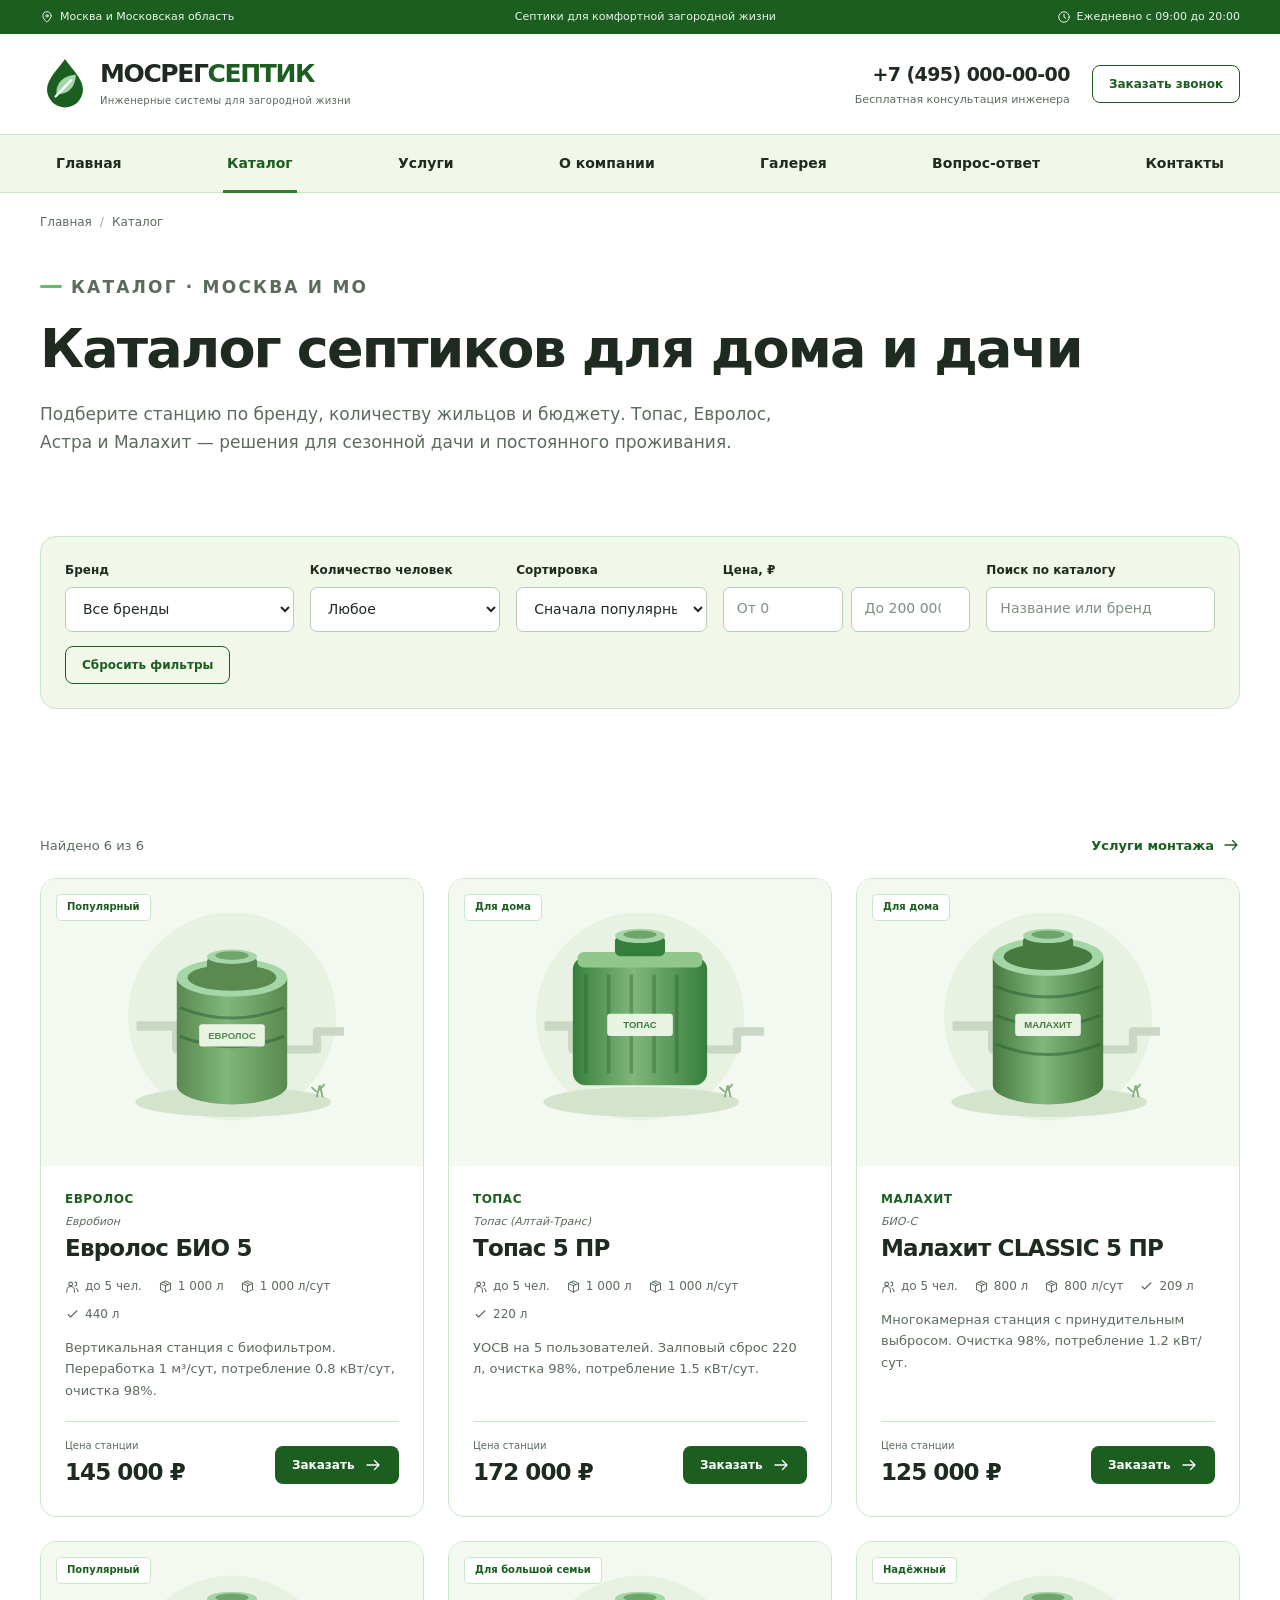
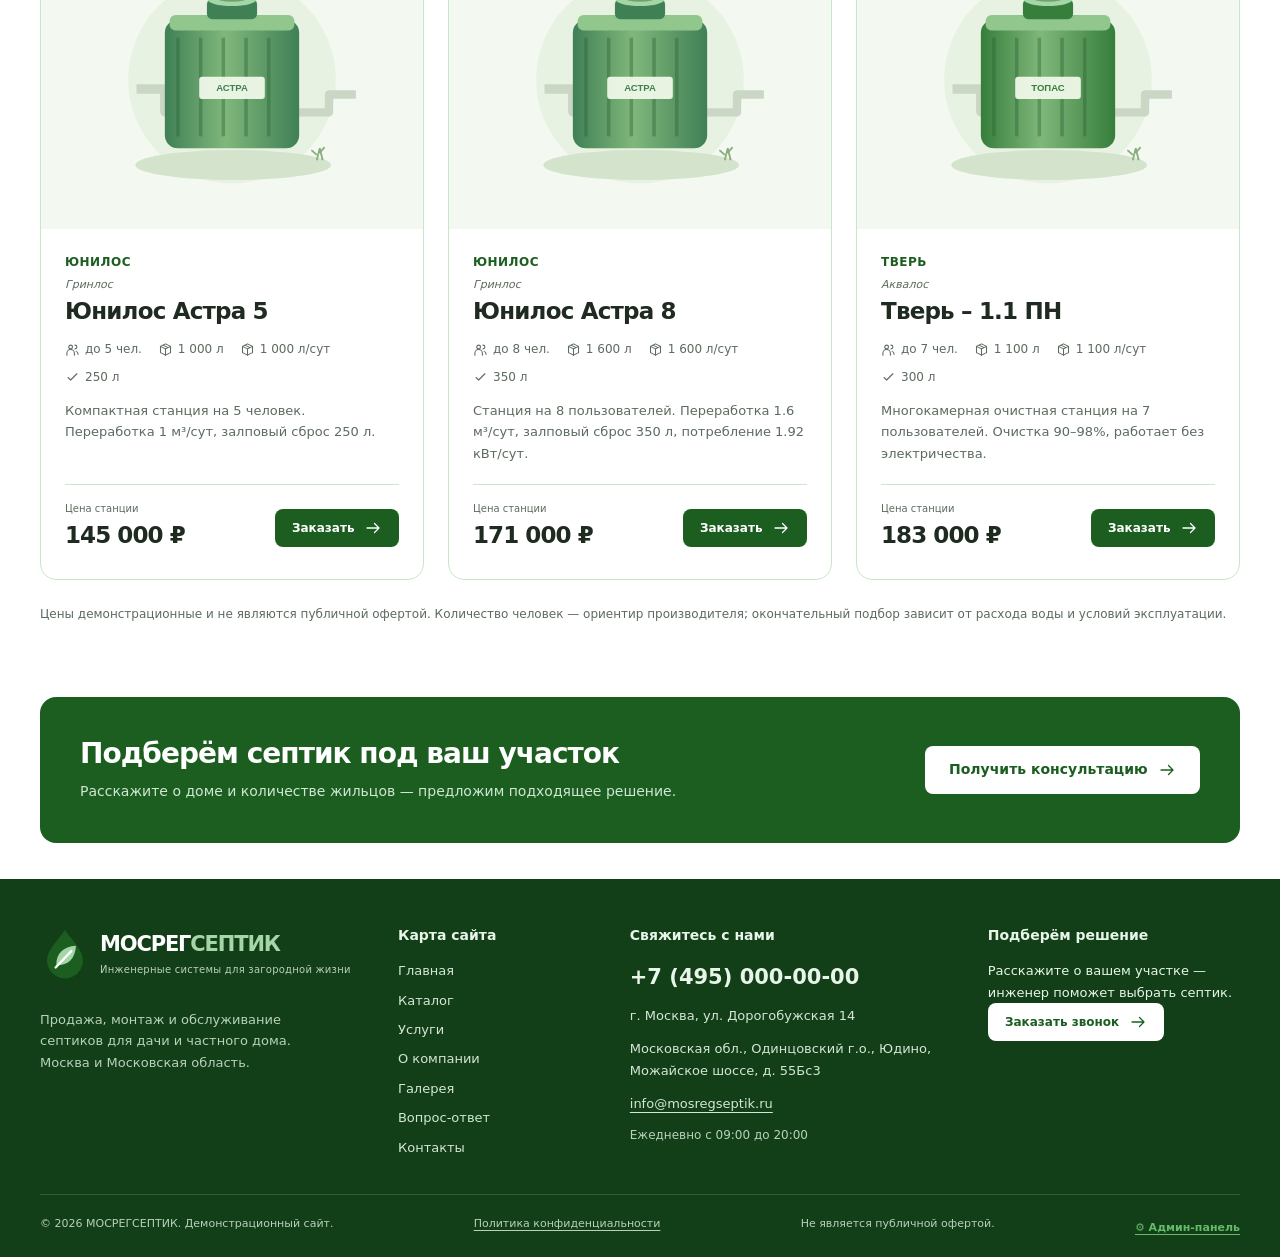
<file: catalog.html>
<!doctype html>
<html lang="ru">
  <head>
    <meta charset="UTF-8" />
    <meta name="viewport" content="width=device-width, initial-scale=1" />
    <meta name="theme-color" content="#1B5E20" />
    <meta name="color-scheme" content="light" />
    <title>Каталог септиков: Топас, Евролос, Астра — цены</title>
    <meta
      name="description"
      content="Септики Топас, Евролос, Астра и Малахит для дачи и дома. Сравните цены, объём и число жильцов в каталоге МОСРЕГСЕПТИК. Подбор, доставка и монтаж в Москве и МО."
    />
    <meta
      name="keywords"
      content="септик, каталог септиков, Топас, Евролос, Астра, Малахит, цена, Москва, МО, дача, частный дом, Каталог"
    />
    <meta name="author" content="МОСРЕГСЕПТИК" />
    <meta
      name="robots"
      content="index, follow, max-image-preview:large, max-snippet:-1, max-video-preview:-1"
    />
    <link rel="canonical" href="https://mosregseptik.ru/catalog.html" />
    <link rel="alternate" hreflang="ru" href="https://mosregseptik.ru/catalog.html" />
    <meta name="format-detection" content="telephone=no" />
    <meta name="geo.region" content="RU-MOW" />
    <meta name="geo.placename" content="Москва" />
    <meta name="rating" content="general" />
    <meta name="apple-mobile-web-app-title" content="МОСРЕГСЕПТИК" />
    <meta name="application-name" content="МОСРЕГСЕПТИК" />
    <meta property="og:type" content="website" />
    <meta property="og:site_name" content="МОСРЕГСЕПТИК" />
    <meta property="og:title" content="Каталог септиков: Топас, Евролос, Астра — цены" />
    <meta
      property="og:description"
      content="Септики Топас, Евролос, Астра и Малахит для дачи и дома. Сравните цены, объём и число жильцов в каталоге МОСРЕГСЕПТИК. Подбор, доставка и монтаж в Москве и МО."
    />
    <meta property="og:url" content="https://mosregseptik.ru/catalog.html" />
    <meta property="og:image" content="https://mosregseptik.ru/assets/images/og-image.svg" />
    <meta property="og:image:width" content="1200" />
    <meta property="og:image:height" content="630" />
    <meta property="og:image:alt" content="МОСРЕГСЕПТИК — септики под ключ в Москве и МО" />
    <meta property="og:locale" content="ru_RU" />
    <meta name="twitter:card" content="summary_large_image" />
    <meta name="twitter:title" content="Каталог септиков: Топас, Евролос, Астра — цены" />
    <meta
      name="twitter:description"
      content="Септики Топас, Евролос, Астра и Малахит для дачи и дома. Сравните цены, объём и число жильцов в каталоге МОСРЕГСЕПТИК. Подбор, доставка и монтаж в Москве и МО."
    />
    <meta name="twitter:image" content="https://mosregseptik.ru/assets/images/og-image.svg" />
    <link rel="icon" href="assets/icons/favicon.svg" type="image/svg+xml" />
    <link rel="apple-touch-icon" href="assets/icons/apple-touch-icon.svg" />
    <link rel="manifest" href="manifest.webmanifest" />
    <link rel="stylesheet" href="css/reset.css" />
    <link rel="stylesheet" href="css/variables.css" />
    <link rel="stylesheet" href="css/main.css" />
    <link rel="stylesheet" href="css/components.css" />
    <script type="application/ld+json">
      {
        "@context": "https://schema.org",
        "@graph": [
          {
            "@type": "BreadcrumbList",
            "@id": "https://mosregseptik.ru/catalog.html#breadcrumbs",
            "itemListElement": [
              {
                "@type": "ListItem",
                "position": 1,
                "name": "Главная",
                "item": "https://mosregseptik.ru/index.html"
              },
              {
                "@type": "ListItem",
                "position": 2,
                "name": "Каталог",
                "item": "https://mosregseptik.ru/catalog.html"
              }
            ]
          },
          {
            "@type": "ItemList",
            "@id": "https://mosregseptik.ru/catalog.html#catalog",
            "name": "Каталог септиков МОСРЕГСЕПТИК",
            "numberOfItems": 6,
            "itemListOrder": "https://schema.org/ItemListUnordered",
            "itemListElement": [
              {
                "@type": "ListItem",
                "position": 1,
                "item": {
                  "@type": "Product",
                  "@id": "https://mosregseptik.ru/catalog.html#product-topas-5",
                  "url": "https://mosregseptik.ru/catalog.html#product-topas-5",
                  "name": "Топас 5",
                  "image": "https://mosregseptik.ru/assets/images/septic-topas.svg",
                  "description": "Компактная станция биологической очистки для дома или дачи с постоянным проживанием до пяти человек.",
                  "brand": { "@type": "Brand", "name": "Топас" },
                  "category": "Станция биологической очистки",
                  "additionalProperty": [
                    { "@type": "PropertyValue", "name": "Объём, л", "value": 1000 },
                    { "@type": "PropertyValue", "name": "Количество человек", "value": 5 }
                  ],
                  "offers": {
                    "@type": "Offer",
                    "price": 105000,
                    "priceCurrency": "RUB",
                    "availability": "https://schema.org/InStock",
                    "url": "https://mosregseptik.ru/catalog.html#product-topas-5",
                    "seller": { "@id": "https://mosregseptik.ru/#organization" }
                  }
                }
              },
              {
                "@type": "ListItem",
                "position": 2,
                "item": {
                  "@type": "Product",
                  "@id": "https://mosregseptik.ru/catalog.html#product-eurols-pro-6",
                  "url": "https://mosregseptik.ru/catalog.html#product-eurols-pro-6",
                  "name": "Евролос ПРО 6",
                  "image": "https://mosregseptik.ru/assets/images/septic-eurols.svg",
                  "description": "Энергонезависимая очистка для загородного дома. Подходит для сезонного использования и разных типов грунта.",
                  "brand": { "@type": "Brand", "name": "Евролос" },
                  "category": "Станция биологической очистки",
                  "additionalProperty": [
                    { "@type": "PropertyValue", "name": "Объём, л", "value": 1200 },
                    { "@type": "PropertyValue", "name": "Количество человек", "value": 6 }
                  ],
                  "offers": {
                    "@type": "Offer",
                    "price": 89000,
                    "priceCurrency": "RUB",
                    "availability": "https://schema.org/InStock",
                    "url": "https://mosregseptik.ru/catalog.html#product-eurols-pro-6",
                    "seller": { "@id": "https://mosregseptik.ru/#organization" }
                  }
                }
              },
              {
                "@type": "ListItem",
                "position": 3,
                "item": {
                  "@type": "Product",
                  "@id": "https://mosregseptik.ru/catalog.html#product-astra-5",
                  "url": "https://mosregseptik.ru/catalog.html#product-astra-5",
                  "name": "Астра 5",
                  "image": "https://mosregseptik.ru/assets/images/septic-astra.svg",
                  "description": "Аэробная станция для семьи до пяти человек. Высокая степень очистки и удобное сервисное обслуживание.",
                  "brand": { "@type": "Brand", "name": "Астра" },
                  "category": "Станция биологической очистки",
                  "additionalProperty": [
                    { "@type": "PropertyValue", "name": "Объём, л", "value": 1000 },
                    { "@type": "PropertyValue", "name": "Количество человек", "value": 5 }
                  ],
                  "offers": {
                    "@type": "Offer",
                    "price": 99000,
                    "priceCurrency": "RUB",
                    "availability": "https://schema.org/InStock",
                    "url": "https://mosregseptik.ru/catalog.html#product-astra-5",
                    "seller": { "@id": "https://mosregseptik.ru/#organization" }
                  }
                }
              },
              {
                "@type": "ListItem",
                "position": 4,
                "item": {
                  "@type": "Product",
                  "@id": "https://mosregseptik.ru/catalog.html#product-malahit-8",
                  "url": "https://mosregseptik.ru/catalog.html#product-malahit-8",
                  "name": "Малахит 8",
                  "image": "https://mosregseptik.ru/assets/images/septic-malahit.svg",
                  "description": "Производительная станция для большого частного дома. Рассчитана на ежедневную нагрузку до восьми человек.",
                  "brand": { "@type": "Brand", "name": "Малахит" },
                  "category": "Станция биологической очистки",
                  "additionalProperty": [
                    { "@type": "PropertyValue", "name": "Объём, л", "value": 1600 },
                    { "@type": "PropertyValue", "name": "Количество человек", "value": 8 }
                  ],
                  "offers": {
                    "@type": "Offer",
                    "price": 125000,
                    "priceCurrency": "RUB",
                    "availability": "https://schema.org/InStock",
                    "url": "https://mosregseptik.ru/catalog.html#product-malahit-8",
                    "seller": { "@id": "https://mosregseptik.ru/#organization" }
                  }
                }
              },
              {
                "@type": "ListItem",
                "position": 5,
                "item": {
                  "@type": "Product",
                  "@id": "https://mosregseptik.ru/catalog.html#product-topas-8-long",
                  "url": "https://mosregseptik.ru/catalog.html#product-topas-8-long",
                  "name": "Топас 8 Лонг",
                  "image": "https://mosregseptik.ru/assets/images/septic-topas-long.svg",
                  "description": "Удлинённый корпус для заглублённой врезки трубы. Решение для дома с большим расходом воды и сложным рельефом.",
                  "brand": { "@type": "Brand", "name": "Топас" },
                  "category": "Станция биологической очистки",
                  "additionalProperty": [
                    { "@type": "PropertyValue", "name": "Объём, л", "value": 1600 },
                    { "@type": "PropertyValue", "name": "Количество человек", "value": 8 }
                  ],
                  "offers": {
                    "@type": "Offer",
                    "price": 149000,
                    "priceCurrency": "RUB",
                    "availability": "https://schema.org/InStock",
                    "url": "https://mosregseptik.ru/catalog.html#product-topas-8-long",
                    "seller": { "@id": "https://mosregseptik.ru/#organization" }
                  }
                }
              },
              {
                "@type": "ListItem",
                "position": 6,
                "item": {
                  "@type": "Product",
                  "@id": "https://mosregseptik.ru/catalog.html#product-eurols-bio-3",
                  "url": "https://mosregseptik.ru/catalog.html#product-eurols-bio-3",
                  "name": "Евролос БИО 3",
                  "image": "https://mosregseptik.ru/assets/images/septic-eurols-bio.svg",
                  "description": "Небольшая станция биологической очистки для дачи или компактного дома с проживанием до трёх человек.",
                  "brand": { "@type": "Brand", "name": "Евролос" },
                  "category": "Станция биологической очистки",
                  "additionalProperty": [
                    { "@type": "PropertyValue", "name": "Объём, л", "value": 600 },
                    { "@type": "PropertyValue", "name": "Количество человек", "value": 3 }
                  ],
                  "offers": {
                    "@type": "Offer",
                    "price": 72000,
                    "priceCurrency": "RUB",
                    "availability": "https://schema.org/InStock",
                    "url": "https://mosregseptik.ru/catalog.html#product-eurols-bio-3",
                    "seller": { "@id": "https://mosregseptik.ru/#organization" }
                  }
                }
              }
            ]
          }
        ]
      }
    </script>
  </head>
  <body>
    <a class="skip-link" href="#main">Перейти к содержимому</a>
    <header class="site-header">
      <div class="utility-bar">
        <div class="container">
          <span
            ><svg class="icon" viewBox="0 0 24 24" aria-hidden="true" focusable="false">
              <path d="M19 10c0 5-7 11-7 11S5 15 5 10a7 7 0 0 1 14 0Z" />
              <circle cx="12" cy="10" r="2" /></svg
            >Москва и Московская область</span
          ><span class="utility-note">Септики для комфортной загородной жизни</span
          ><span
            ><svg class="icon" viewBox="0 0 24 24" aria-hidden="true" focusable="false">
              <circle cx="12" cy="12" r="9" />
              <path d="M12 7v5l3 2" /></svg
            ><span data-contact="hours">Ежедневно с 09:00 до 20:00</span></span
          >
        </div>
      </div>
      <div class="container brand-row">
        <a class="brand" href="index.html" aria-label="МОСРЕГСЕПТИК — главная"
          ><img src="assets/images/logo.svg" alt="" width="64" height="70" /><span
            ><span class="brand-name"><span class="brand-mosreg">МОСРЕГ</span><span class="brand-septik">СЕПТИК</span></span
            ><span class="brand-tagline">Инженерные системы для загородной жизни</span></span
          ></a
        >
        <div class="header-actions">
          <div class="header-contact">
            <a class="header-phone" href="tel:+74950000000" data-contact="phone"
              >+7 (495) 000-00-00</a
            ><span class="header-hours">Бесплатная консультация инженера</span>
          </div>
          <button
            class="btn btn--outline btn--small"
            type="button"
            data-modal-open="callback-modal"
          >
            Заказать звонок
          </button>
        </div>
      </div>
      <div class="nav-band">
        <div class="container nav-inner">
          <span class="nav-mobile-label">Меню сайта</span
          ><button
            class="nav-toggle"
            type="button"
            aria-label="Открыть меню"
            aria-expanded="false"
            aria-controls="primary-nav"
          >
            <svg class="icon" viewBox="0 0 24 24" aria-hidden="true" focusable="false">
              <path d="M4 6h16M4 12h16M4 18h16" />
            </svg>
          </button>
          <nav class="site-nav" id="primary-nav" aria-label="Основная навигация">
            <a href="index.html">Главная</a><a href="catalog.html">Каталог</a
            ><a href="services.html">Услуги</a><a href="about.html">О компании</a
            ><a href="gallery.html">Галерея</a><a href="faq.html">Вопрос-ответ</a
            ><a href="contacts.html">Контакты</a>
          </nav>
        </div>
      </div>
    </header>
    <main id="main">
      <nav class="breadcrumbs container" aria-label="Хлебные крошки">
        <ol>
          <li><a href="index.html">Главная</a></li>
          <li aria-current="page">Каталог</li>
        </ol>
      </nav>
      <section class="page-intro">
        <div class="container">
          <p class="eyebrow">Каталог · Москва и МО</p>
          <h1>Каталог септиков для дома и дачи</h1>
          <p>
            Подберите станцию по бренду, количеству жильцов и бюджету. Топас, Евролос, Астра и
            Малахит — решения для сезонной дачи и постоянного проживания.
          </p>
        </div>
      </section>
      <section class="section section--compact" aria-label="Каталог товаров">
        <div class="container">
          <form class="catalog-toolbar" id="catalog-filters" aria-label="Фильтры каталога">
            <div class="filter-grid">
              <div class="field">
                <label for="catalog-brand">Бренд</label
                ><select id="catalog-brand" name="brand">
                  <option value="">Все бренды</option>
                </select>
              </div>
              <div class="field">
                <label for="catalog-persons">Количество человек</label
                ><select id="catalog-persons" name="persons">
                  <option value="">Любое</option>
                  <option value="1-3">До 3 человек</option>
                  <option value="4-6">4–6 человек</option>
                  <option value="7-10">7–10 человек</option>
                  <option value="11+">Более 10 человек</option>
                </select>
              </div>
              <div class="field">
                <label for="catalog-sort">Сортировка</label
                ><select id="catalog-sort" name="sort">
                  <option value="featured">Сначала популярные</option>
                  <option value="price-asc">Цена: по возрастанию ↑</option>
                  <option value="price-desc">Цена: по убыванию ↓</option>
                  <option value="name">Название: А–Я</option>
                </select>
              </div>
              <div class="field">
                <label for="catalog-min">Цена, ₽</label>
                <div class="price-inputs">
                  <input
                    id="catalog-min"
                    name="minPrice"
                    type="number"
                    min="0"
                    max="100000000"
                    step="1"
                    placeholder="От 0"
                    aria-label="Минимальная цена"
                  /><input
                    name="maxPrice"
                    type="number"
                    min="0"
                    max="100000000"
                    step="1"
                    placeholder="До 200 000"
                    aria-label="Максимальная цена"
                  />
                </div>
              </div>
              <div class="field">
                <label for="catalog-search">Поиск по каталогу</label
                ><input
                  id="catalog-search"
                  name="q"
                  type="search"
                  placeholder="Название или бренд"
                  maxlength="120"
                />
              </div>
            </div>
            <p class="field-error" data-filter-error role="alert" hidden></p>
            <button class="btn btn--outline btn--small" type="reset">Сбросить фильтры</button>
          </form>
          <div class="filter-pills" data-filter-section="manufacturer" data-filter-manufacturer></div>
          <div class="filter-pills" data-filter-section="persons" data-filter-persons></div>
          <div class="filter-pills" data-filter-section="dailyCapacity" data-filter-daily-capacity></div>
          <div class="filter-pills" data-filter-section="drainType" data-filter-drain-type></div>
          <div class="filter-pills" data-filter-section="peakDrain" data-filter-peak-drain></div>
          <div class="catalog-meta">
            <p data-catalog-count role="status" aria-live="polite">Найдено 6 из 6</p>
            <a class="text-link" href="services.html"
              >Услуги монтажа
              <svg class="icon" viewBox="0 0 24 24" aria-hidden="true" focusable="false">
                <path d="M4 12h16m-6-6 6 6-6 6" /></svg
            ></a>
          </div>
          <div class="grid grid--products" data-catalog-results>
            <article class="product-card" id="product-topas-5">
              <div class="product-image">
                <img
                  src="assets/images/septic-topas.svg"
                  alt="Топас 5 — септик Топас"
                  width="640"
                  height="480"
                  loading="lazy"
                  decoding="async"
                /><span class="product-badge">Для дома</span>
              </div>
              <div class="product-body">
                <p class="product-brand">Топас</p>
                <h3>Топас 5</h3>
                <div class="product-specs">
                  <span
                    ><svg class="icon" viewBox="0 0 24 24" aria-hidden="true" focusable="false">
                      <circle cx="9" cy="8" r="3" />
                      <path
                        d="M3 21v-3a6 6 0 0 1 12 0v3M16 5a3 3 0 0 1 0 6m2 4a5 5 0 0 1 3 5"
                      /></svg
                    >до 5 чел.</span
                  ><span
                    ><svg class="icon" viewBox="0 0 24 24" aria-hidden="true" focusable="false">
                      <path d="m12 3 8 4v10l-8 4-8-4V7l8-4Z" />
                      <path d="m4 7 8 4 8-4m-8 4v10M8 5l8 4" /></svg
                    >1 000 л</span
                  >
                </div>
                <p class="product-description">
                  Компактная станция биологической очистки для дома или дачи с постоянным
                  проживанием до пяти человек.
                </p>
                <div class="product-bottom">
                  <div class="product-price">
                    <small>Цена станции</small><strong>105 000 ₽</strong>
                  </div>
                  <button
                    class="btn btn--small"
                    type="button"
                    data-modal-open="callback-modal"
                    data-product="topas-5"
                    aria-label="Заказать консультацию по Топас 5"
                  >
                    Заказать
                    <svg class="icon" viewBox="0 0 24 24" aria-hidden="true" focusable="false">
                      <path d="M4 12h16m-6-6 6 6-6 6" />
                    </svg>
                  </button>
                </div>
              </div>
            </article>
            <article class="product-card" id="product-eurols-pro-6">
              <div class="product-image">
                <img
                  src="assets/images/septic-eurols.svg"
                  alt="Евролос ПРО 6 — септик Евролос"
                  width="640"
                  height="480"
                  loading="lazy"
                  decoding="async"
                /><span class="product-badge">Для дачи</span>
              </div>
              <div class="product-body">
                <p class="product-brand">Евролос</p>
                <h3>Евролос ПРО 6</h3>
                <div class="product-specs">
                  <span
                    ><svg class="icon" viewBox="0 0 24 24" aria-hidden="true" focusable="false">
                      <circle cx="9" cy="8" r="3" />
                      <path
                        d="M3 21v-3a6 6 0 0 1 12 0v3M16 5a3 3 0 0 1 0 6m2 4a5 5 0 0 1 3 5"
                      /></svg
                    >до 6 чел.</span
                  ><span
                    ><svg class="icon" viewBox="0 0 24 24" aria-hidden="true" focusable="false">
                      <path d="m12 3 8 4v10l-8 4-8-4V7l8-4Z" />
                      <path d="m4 7 8 4 8-4m-8 4v10M8 5l8 4" /></svg
                    >1 200 л</span
                  >
                </div>
                <p class="product-description">
                  Энергонезависимая очистка для загородного дома. Подходит для сезонного
                  использования и разных типов грунта.
                </p>
                <div class="product-bottom">
                  <div class="product-price">
                    <small>Цена станции</small><strong>89 000 ₽</strong>
                  </div>
                  <button
                    class="btn btn--small"
                    type="button"
                    data-modal-open="callback-modal"
                    data-product="eurols-pro-6"
                    aria-label="Заказать консультацию по Евролос ПРО 6"
                  >
                    Заказать
                    <svg class="icon" viewBox="0 0 24 24" aria-hidden="true" focusable="false">
                      <path d="M4 12h16m-6-6 6 6-6 6" />
                    </svg>
                  </button>
                </div>
              </div>
            </article>
            <article class="product-card" id="product-astra-5">
              <div class="product-image">
                <img
                  src="assets/images/septic-astra.svg"
                  alt="Астра 5 — септик Астра"
                  width="640"
                  height="480"
                  loading="lazy"
                  decoding="async"
                /><span class="product-badge">Популярный выбор</span>
              </div>
              <div class="product-body">
                <p class="product-brand">Астра</p>
                <h3>Астра 5</h3>
                <div class="product-specs">
                  <span
                    ><svg class="icon" viewBox="0 0 24 24" aria-hidden="true" focusable="false">
                      <circle cx="9" cy="8" r="3" />
                      <path
                        d="M3 21v-3a6 6 0 0 1 12 0v3M16 5a3 3 0 0 1 0 6m2 4a5 5 0 0 1 3 5"
                      /></svg
                    >до 5 чел.</span
                  ><span
                    ><svg class="icon" viewBox="0 0 24 24" aria-hidden="true" focusable="false">
                      <path d="m12 3 8 4v10l-8 4-8-4V7l8-4Z" />
                      <path d="m4 7 8 4 8-4m-8 4v10M8 5l8 4" /></svg
                    >1 000 л</span
                  >
                </div>
                <p class="product-description">
                  Аэробная станция для семьи до пяти человек. Высокая степень очистки и удобное
                  сервисное обслуживание.
                </p>
                <div class="product-bottom">
                  <div class="product-price">
                    <small>Цена станции</small><strong>99 000 ₽</strong>
                  </div>
                  <button
                    class="btn btn--small"
                    type="button"
                    data-modal-open="callback-modal"
                    data-product="astra-5"
                    aria-label="Заказать консультацию по Астра 5"
                  >
                    Заказать
                    <svg class="icon" viewBox="0 0 24 24" aria-hidden="true" focusable="false">
                      <path d="M4 12h16m-6-6 6 6-6 6" />
                    </svg>
                  </button>
                </div>
              </div>
            </article>
            <article class="product-card" id="product-malahit-8">
              <div class="product-image">
                <img
                  src="assets/images/septic-malahit.svg"
                  alt="Малахит 8 — септик Малахит"
                  width="640"
                  height="480"
                  loading="lazy"
                  decoding="async"
                /><span class="product-badge">Для большой семьи</span>
              </div>
              <div class="product-body">
                <p class="product-brand">Малахит</p>
                <h3>Малахит 8</h3>
                <div class="product-specs">
                  <span
                    ><svg class="icon" viewBox="0 0 24 24" aria-hidden="true" focusable="false">
                      <circle cx="9" cy="8" r="3" />
                      <path
                        d="M3 21v-3a6 6 0 0 1 12 0v3M16 5a3 3 0 0 1 0 6m2 4a5 5 0 0 1 3 5"
                      /></svg
                    >до 8 чел.</span
                  ><span
                    ><svg class="icon" viewBox="0 0 24 24" aria-hidden="true" focusable="false">
                      <path d="m12 3 8 4v10l-8 4-8-4V7l8-4Z" />
                      <path d="m4 7 8 4 8-4m-8 4v10M8 5l8 4" /></svg
                    >1 600 л</span
                  >
                </div>
                <p class="product-description">
                  Производительная станция для большого частного дома. Рассчитана на ежедневную
                  нагрузку до восьми человек.
                </p>
                <div class="product-bottom">
                  <div class="product-price">
                    <small>Цена станции</small><strong>125 000 ₽</strong>
                  </div>
                  <button
                    class="btn btn--small"
                    type="button"
                    data-modal-open="callback-modal"
                    data-product="malahit-8"
                    aria-label="Заказать консультацию по Малахит 8"
                  >
                    Заказать
                    <svg class="icon" viewBox="0 0 24 24" aria-hidden="true" focusable="false">
                      <path d="M4 12h16m-6-6 6 6-6 6" />
                    </svg>
                  </button>
                </div>
              </div>
            </article>
            <article class="product-card" id="product-topas-8-long">
              <div class="product-image">
                <img
                  src="assets/images/septic-topas-long.svg"
                  alt="Топас 8 Лонг — септик Топас"
                  width="640"
                  height="480"
                  loading="lazy"
                  decoding="async"
                /><span class="product-badge">Глубокая врезка</span>
              </div>
              <div class="product-body">
                <p class="product-brand">Топас</p>
                <h3>Топас 8 Лонг</h3>
                <div class="product-specs">
                  <span
                    ><svg class="icon" viewBox="0 0 24 24" aria-hidden="true" focusable="false">
                      <circle cx="9" cy="8" r="3" />
                      <path
                        d="M3 21v-3a6 6 0 0 1 12 0v3M16 5a3 3 0 0 1 0 6m2 4a5 5 0 0 1 3 5"
                      /></svg
                    >до 8 чел.</span
                  ><span
                    ><svg class="icon" viewBox="0 0 24 24" aria-hidden="true" focusable="false">
                      <path d="m12 3 8 4v10l-8 4-8-4V7l8-4Z" />
                      <path d="m4 7 8 4 8-4m-8 4v10M8 5l8 4" /></svg
                    >1 600 л</span
                  >
                </div>
                <p class="product-description">
                  Удлинённый корпус для заглублённой врезки трубы. Решение для дома с большим
                  расходом воды и сложным рельефом.
                </p>
                <div class="product-bottom">
                  <div class="product-price">
                    <small>Цена станции</small><strong>149 000 ₽</strong>
                  </div>
                  <button
                    class="btn btn--small"
                    type="button"
                    data-modal-open="callback-modal"
                    data-product="topas-8-long"
                    aria-label="Заказать консультацию по Топас 8 Лонг"
                  >
                    Заказать
                    <svg class="icon" viewBox="0 0 24 24" aria-hidden="true" focusable="false">
                      <path d="M4 12h16m-6-6 6 6-6 6" />
                    </svg>
                  </button>
                </div>
              </div>
            </article>
            <article class="product-card" id="product-eurols-bio-3">
              <div class="product-image">
                <img
                  src="assets/images/septic-eurols-bio.svg"
                  alt="Евролос БИО 3 — септик Евролос"
                  width="640"
                  height="480"
                  loading="lazy"
                  decoding="async"
                /><span class="product-badge">Компактный</span>
              </div>
              <div class="product-body">
                <p class="product-brand">Евролос</p>
                <h3>Евролос БИО 3</h3>
                <div class="product-specs">
                  <span
                    ><svg class="icon" viewBox="0 0 24 24" aria-hidden="true" focusable="false">
                      <circle cx="9" cy="8" r="3" />
                      <path
                        d="M3 21v-3a6 6 0 0 1 12 0v3M16 5a3 3 0 0 1 0 6m2 4a5 5 0 0 1 3 5"
                      /></svg
                    >до 3 чел.</span
                  ><span
                    ><svg class="icon" viewBox="0 0 24 24" aria-hidden="true" focusable="false">
                      <path d="m12 3 8 4v10l-8 4-8-4V7l8-4Z" />
                      <path d="m4 7 8 4 8-4m-8 4v10M8 5l8 4" /></svg
                    >600 л</span
                  >
                </div>
                <p class="product-description">
                  Небольшая станция биологической очистки для дачи или компактного дома с
                  проживанием до трёх человек.
                </p>
                <div class="product-bottom">
                  <div class="product-price">
                    <small>Цена станции</small><strong>72 000 ₽</strong>
                  </div>
                  <button
                    class="btn btn--small"
                    type="button"
                    data-modal-open="callback-modal"
                    data-product="eurols-bio-3"
                    aria-label="Заказать консультацию по Евролос БИО 3"
                  >
                    Заказать
                    <svg class="icon" viewBox="0 0 24 24" aria-hidden="true" focusable="false">
                      <path d="M4 12h16m-6-6 6 6-6 6" />
                    </svg>
                  </button>
                </div>
              </div>
            </article>
          </div>
          <p class="catalog-note">
            Цены демонстрационные и не являются публичной офертой. Количество человек — ориентир
            производителя; окончательный подбор зависит от расхода воды и условий эксплуатации.
          </p>
          <noscript
            ><p class="demo-warning">
              JavaScript отключён: показан заводской каталог без фильтрации. Для работы фильтров
              включите JavaScript и откройте сайт через локальный сервер.
            </p></noscript
          >
        </div>
      </section>
      <section class="section section--compact">
        <div class="container cta-band">
          <div>
            <h2>Подберём септик под ваш участок</h2>
            <p>Расскажите о доме и количестве жильцов — предложим подходящее решение.</p>
          </div>
          <button class="btn btn--light" type="button" data-modal-open="callback-modal">
            Получить консультацию
            <svg class="icon" viewBox="0 0 24 24" aria-hidden="true" focusable="false">
              <path d="M4 12h16m-6-6 6 6-6 6" />
            </svg>
          </button>
        </div>
      </section>
    </main>
    <footer class="site-footer">
      <div class="container">
        <div class="footer-grid">
          <div class="footer-about">
            <a class="brand" href="index.html" aria-label="МОСРЕГСЕПТИК — главная"
              ><img src="assets/images/logo.svg" alt="" width="64" height="70" /><span
><span class="brand-name"><span class="brand-mosreg">МОСРЕГ</span><span class="brand-septik">СЕПТИК</span></span
                ><span class="brand-tagline">Инженерные системы для загородной жизни</span></span
              ></a
            >
            <p>
              Продажа, монтаж и обслуживание септиков для дачи и частного дома. Москва и Московская
              область.
            </p>
          </div>
          <div>
            <h2 class="footer-heading">Карта сайта</h2>
            <nav aria-label="Навигация в подвале">
              <ul class="footer-links">
                <li><a href="index.html">Главная</a></li>
                <li><a href="catalog.html">Каталог</a></li>
                <li><a href="services.html">Услуги</a></li>
                <li><a href="about.html">О компании</a></li>
                <li><a href="gallery.html">Галерея</a></li>
                <li><a href="faq.html">Вопрос-ответ</a></li>
                <li><a href="contacts.html">Контакты</a></li>
              </ul>
            </nav>
          </div>
          <div class="footer-contacts">
            <h2 class="footer-heading">Свяжитесь с нами</h2>
            <a class="footer-phone" href="tel:+74950000000" data-contact="phone"
              >+7 (495) 000-00-00</a
            >
            <address>
              <span data-contact="address1">г. Москва, ул. Дорогобужская 14</span
              ><span data-contact="address2"
                >Московская обл., Одинцовский г.о., Юдино, Можайское шоссе, д. 55Бс3</span
              ><a href="mailto:info@mosregseptik.ru" data-contact="email">info@mosregseptik.ru</a>
            </address>
            <p data-contact="hours">Ежедневно с 09:00 до 20:00</p>
          </div>
          <div>
            <h2 class="footer-heading">Подберём решение</h2>
            <p class="small">Расскажите о вашем участке — инженер поможет выбрать септик.</p>
            <button
              class="btn btn--light btn--small"
              type="button"
              data-modal-open="callback-modal"
            >
              Заказать звонок
              <svg class="icon" viewBox="0 0 24 24" aria-hidden="true" focusable="false">
                <path d="M4 12h16m-6-6 6 6-6 6" />
              </svg>
            </button>
          </div>
        </div>
        <div class="footer-bottom">
        <span>© 2026 МОСРЕГСЕПТИК. Демонстрационный сайт.</span><a href="privacy.html">Политика конфиденциальности</a><span>Не является публичной офертой.</span>
        <a href="admin.html" class="admin-link">⚙ Админ-панель</a>
      </div>
      </div>
    </footer>
    <button class="back-to-top" type="button" aria-label="Наверх" hidden>
      <svg class="icon" viewBox="0 0 24 24" aria-hidden="true" focusable="false">
        <path d="M12 20V4m-6 6 6-6 6 6" />
      </svg>
    </button>
    <dialog class="dialog" id="callback-modal" aria-labelledby="callback-title">
      <div class="dialog-inner">
        <div class="dialog-header">
          <div>
            <h2 id="callback-title">Закажите бесплатный звонок</h2>
            <p>Оставьте контакты и вопрос. Поможем подобрать септик для вашего участка.</p>
          </div>
          <button class="icon-button" type="button" data-modal-close aria-label="Закрыть окно">
            <svg class="icon" viewBox="0 0 24 24" aria-hidden="true" focusable="false">
              <path d="m6 6 12 12M6 18 18 6" />
            </svg>
          </button>
        </div>
        <form class="form" data-lead-form aria-label="Заявка на консультацию" novalidate>
          <input type="hidden" name="context" value="callback" />
          <div class="form-row">
            <div class="field">
              <label for="callback-name">Ваше имя *</label
              ><input
                id="callback-name"
                name="name"
                type="text"
                autocomplete="name"
                placeholder="Как к вам обращаться"
                required
                minlength="2"
                maxlength="100"
              />
            </div>
            <div class="field">
              <label for="callback-phone">Телефон *</label
              ><input
                id="callback-phone"
                name="phone"
                type="tel"
                inputmode="tel"
                autocomplete="tel-national"
                placeholder="+7 (___) ___-__-__"
                required
                maxlength="25"
              />
            </div>
          </div>
          <div class="form-row">
            <div class="field">
              <label for="callback-email">Email <span>(необязательно)</span></label
              ><input
                id="callback-email"
                name="email"
                type="email"
                autocomplete="email"
                placeholder="you@example.ru"
                maxlength="150"
              />
            </div>
            <div class="field">
              <label for="callback-product">Тип септика</label
              ><select id="callback-product" name="product">
                <option value="">Помогите подобрать септик</option>
              </select>
            </div>
          </div>
          <div class="field">
            <label for="callback-message">Сообщение *</label
            ><textarea
              id="callback-message"
              name="message"
              rows="3"
              required
              minlength="10"
              maxlength="3000"
              placeholder="Расскажите об участке и задайте вопрос (не менее 10 символов)"
            ></textarea>
          </div>
          <div class="consent">
            <input
              id="callback-consent"
              name="consent"
              type="checkbox"
              value="yes"
              required
            /><label for="callback-consent"
              >Я согласен на обработку персональных данных в соответствии с
              <a href="privacy.html">политикой конфиденциальности</a>.</label
            >
          </div>
          <p class="field-error" data-form-error role="alert" hidden></p>
          <button class="btn btn--wide" type="submit">
            Заказать звонок
            <svg class="icon" viewBox="0 0 24 24" aria-hidden="true" focusable="false">
              <path d="M4 12h16m-6-6 6 6-6 6" />
            </svg>
          </button>
          <p class="small" data-form-status role="status" aria-live="polite"></p>
          <p class="form-demo">
            * — обязательные поля. Демо-форма: данные не отправляются на сервер.
          </p>
        </form>
      </div>
    </dialog>
    <dialog class="dialog" id="success-modal" aria-labelledby="success-title">
      <div class="dialog-inner">
        <div class="dialog-header">
          <span class="success-icon"
            ><svg class="icon" viewBox="0 0 24 24" aria-hidden="true" focusable="false">
              <path d="m5 12 4 4L19 6" /></svg></span
          ><button class="icon-button" type="button" data-modal-close aria-label="Закрыть окно">
            <svg class="icon" viewBox="0 0 24 24" aria-hidden="true" focusable="false">
              <path d="m6 6 12 12M6 18 18 6" />
            </svg>
          </button>
        </div>
        <h2 id="success-title">Заявка отправлена</h2>
        <p class="success-copy">
          Спасибо за обращение! Это демонстрационный режим: данные никуда не переданы. Для приёма
          реальных заявок подключите серверный API.
        </p>
        <button class="btn" type="button" data-modal-close data-autofocus>Понятно</button>
      </div>
    </dialog>
    <script type="module" src="js/app.mjs"></script>
    <script type="module" src="js/page-catalog.mjs"></script>
  </body>
</html>
</file>
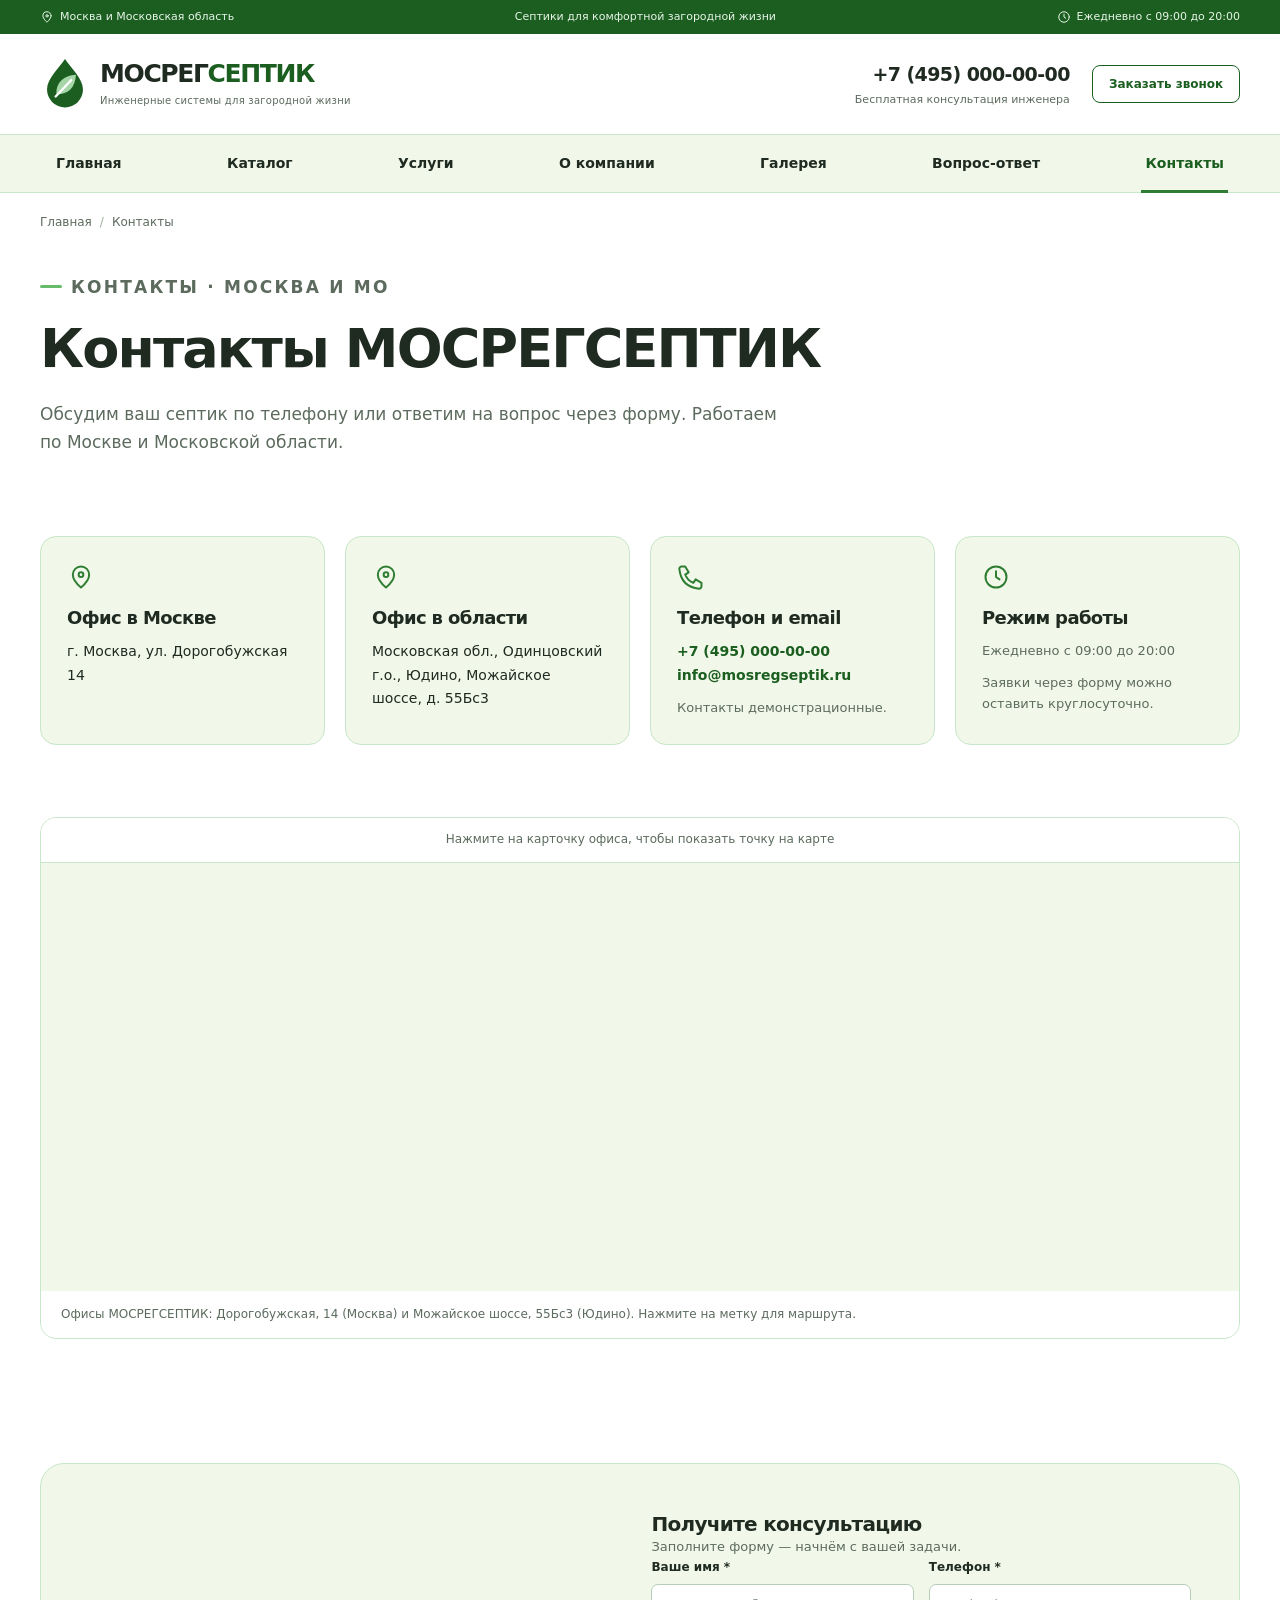
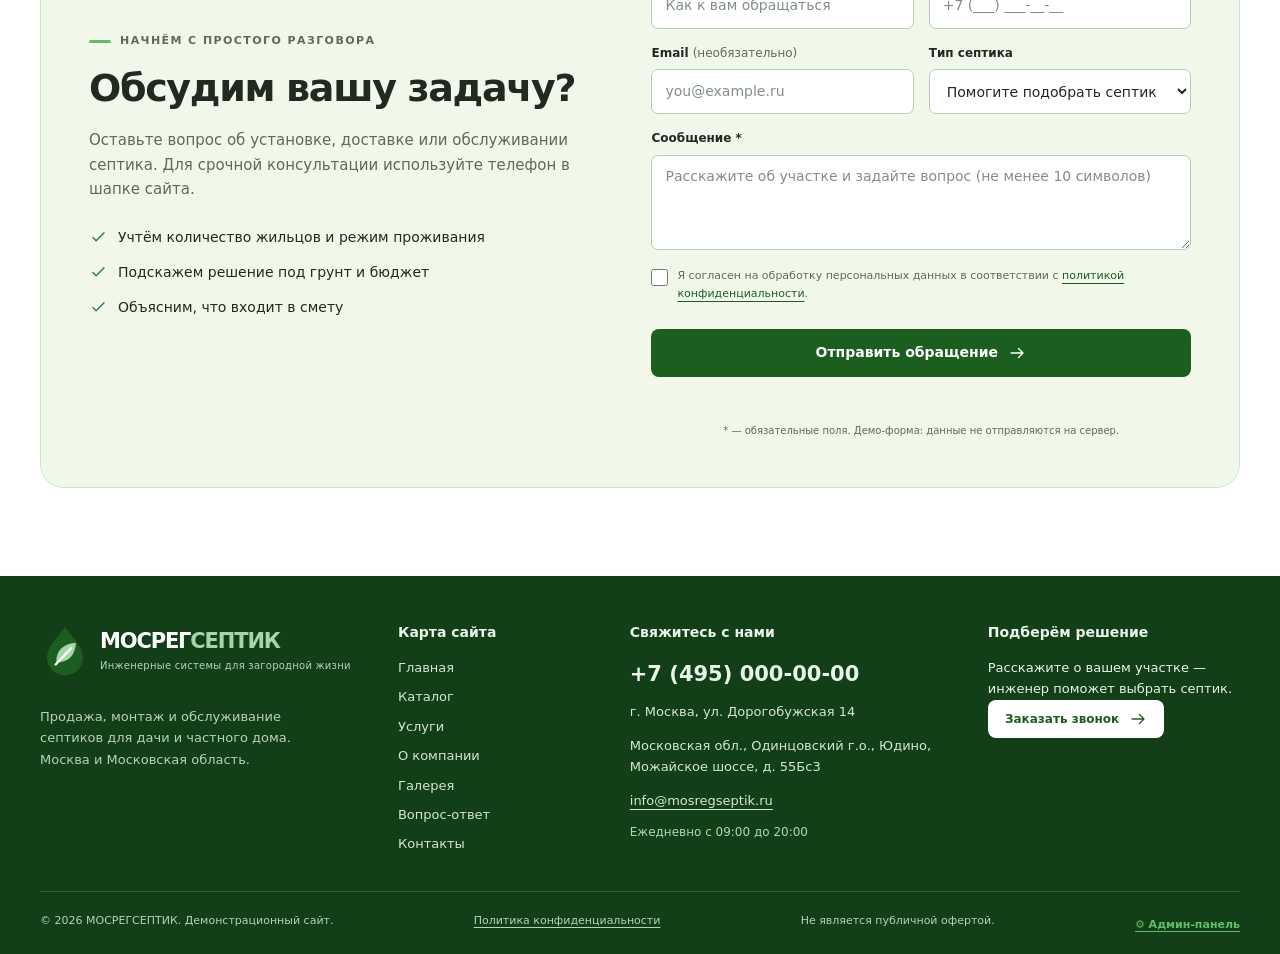
<file: contacts.html>
<!doctype html>
<html lang="ru">
  <head>
    <meta charset="UTF-8" />
    <meta name="viewport" content="width=device-width, initial-scale=1" />
    <meta name="theme-color" content="#1B5E20" />
    <meta name="color-scheme" content="light" />
    <title>Контакты МОСРЕГСЕПТИК — Москва и Подмосковье</title>
    <meta
      name="description"
      content="Контакты МОСРЕГСЕПТИК в Москве и Московской области: два адреса, телефон, email и часы работы. Закажите консультацию по септику для дачи или дома онлайн."
    />
    <meta
      name="keywords"
      content="контакты, МОСРЕГСЕПТИК, Москва, МО, септик под ключ, телефон, адрес, консультация, Контакты"
    />
    <meta name="author" content="МОСРЕГСЕПТИК" />
    <meta
      name="robots"
      content="index, follow, max-image-preview:large, max-snippet:-1, max-video-preview:-1"
    />
    <link rel="canonical" href="https://mosregseptik.ru/contacts.html" />
    <link rel="alternate" hreflang="ru" href="https://mosregseptik.ru/contacts.html" />
    <meta name="format-detection" content="telephone=no" />
    <meta name="geo.region" content="RU-MOW" />
    <meta name="geo.placename" content="Москва" />
    <meta name="rating" content="general" />
    <meta name="apple-mobile-web-app-title" content="МОСРЕГСЕПТИК" />
    <meta name="application-name" content="МОСРЕГСЕПТИК" />
    <meta property="og:type" content="website" />
    <meta property="og:site_name" content="МОСРЕГСЕПТИК" />
    <meta property="og:title" content="Контакты МОСРЕГСЕПТИК — Москва и Подмосковье" />
    <meta
      property="og:description"
      content="Контакты МОСРЕГСЕПТИК в Москве и Московской области: два адреса, телефон, email и часы работы. Закажите консультацию по септику для дачи или дома онлайн."
    />
    <meta property="og:url" content="https://mosregseptik.ru/contacts.html" />
    <meta property="og:image" content="https://mosregseptik.ru/assets/images/og-image.svg" />
    <meta property="og:image:width" content="1200" />
    <meta property="og:image:height" content="630" />
    <meta property="og:image:alt" content="МОСРЕГСЕПТИК — септики под ключ в Москве и МО" />
    <meta property="og:locale" content="ru_RU" />
    <meta name="twitter:card" content="summary_large_image" />
    <meta name="twitter:title" content="Контакты МОСРЕГСЕПТИК — Москва и Подмосковье" />
    <meta
      name="twitter:description"
      content="Контакты МОСРЕГСЕПТИК в Москве и Московской области: два адреса, телефон, email и часы работы. Закажите консультацию по септику для дачи или дома онлайн."
    />
    <meta name="twitter:image" content="https://mosregseptik.ru/assets/images/og-image.svg" />
    <link rel="icon" href="assets/icons/favicon.svg" type="image/svg+xml" />
    <link rel="apple-touch-icon" href="assets/icons/apple-touch-icon.svg" />
    <link rel="manifest" href="manifest.webmanifest" />
    <link rel="stylesheet" href="css/reset.css" />
    <link rel="stylesheet" href="css/variables.css" />
    <link rel="stylesheet" href="css/main.css" />
    <link rel="stylesheet" href="css/components.css" />
    <script type="application/ld+json">
      {
        "@context": "https://schema.org",
        "@graph": [
          {
            "@type": "BreadcrumbList",
            "@id": "https://mosregseptik.ru/contacts.html#breadcrumbs",
            "itemListElement": [
              {
                "@type": "ListItem",
                "position": 1,
                "name": "Главная",
                "item": "https://mosregseptik.ru/index.html"
              },
              {
                "@type": "ListItem",
                "position": 2,
                "name": "Контакты",
                "item": "https://mosregseptik.ru/contacts.html"
              }
            ]
          },
          {
            "@type": "ContactPage",
            "@id": "https://mosregseptik.ru/contacts.html#webpage",
            "url": "https://mosregseptik.ru/contacts.html",
            "name": "Контакты МОСРЕГСЕПТИК — Москва и Подмосковье",
            "mainEntity": { "@id": "https://mosregseptik.ru/#localbusiness" }
          },
          {
            "@type": "LocalBusiness",
            "@id": "https://mosregseptik.ru/#localbusiness",
            "name": "МОСРЕГСЕПТИК",
            "image": "https://mosregseptik.ru/assets/images/og-image.svg",
            "url": "https://mosregseptik.ru/",
            "telephone": "+7 (495) 000-00-00",
            "email": "info@mosregseptik.ru",
            "priceRange": "₽₽",
            "address": [
              {
                "@type": "PostalAddress",
                "streetAddress": "ул. Дорогобужская, 14",
                "addressLocality": "Москва",
                "addressRegion": "Москва",
                "addressCountry": "RU"
              },
              {
                "@type": "PostalAddress",
                "streetAddress": "Одинцовский г.о., Юдино, Можайское шоссе, д. 55Бс3",
                "addressLocality": "Юдино",
                "addressRegion": "Московская область",
                "addressCountry": "RU"
              }
            ],
            "geo": {
              "@type": "GeoCoordinates",
              "latitude": 55.7558,
              "longitude": 37.6173,
              "description": "Координаты центра Москвы, не точная точка офиса"
            },
            "openingHoursSpecification": [
              {
                "@type": "OpeningHoursSpecification",
                "dayOfWeek": [
                  "Monday",
                  "Tuesday",
                  "Wednesday",
                  "Thursday",
                  "Friday",
                  "Saturday",
                  "Sunday"
                ],
                "opens": "09:00",
                "closes": "20:00"
              }
            ],
            "areaServed": [
              { "@type": "City", "name": "Москва" },
              { "@type": "AdministrativeArea", "name": "Московская область" }
            ],
            "parentOrganization": { "@id": "https://mosregseptik.ru/#organization" }
          }
        ]
      }
    </script>
  </head>
  <body>
    <a class="skip-link" href="#main">Перейти к содержимому</a>
    <header class="site-header">
      <div class="utility-bar">
        <div class="container">
          <span
            ><svg class="icon" viewBox="0 0 24 24" aria-hidden="true" focusable="false">
              <path d="M19 10c0 5-7 11-7 11S5 15 5 10a7 7 0 0 1 14 0Z" />
              <circle cx="12" cy="10" r="2" /></svg
            >Москва и Московская область</span
          ><span class="utility-note">Септики для комфортной загородной жизни</span
          ><span
            ><svg class="icon" viewBox="0 0 24 24" aria-hidden="true" focusable="false">
              <circle cx="12" cy="12" r="9" />
              <path d="M12 7v5l3 2" /></svg
            ><span data-contact="hours">Ежедневно с 09:00 до 20:00</span></span
          >
        </div>
      </div>
      <div class="container brand-row">
        <a class="brand" href="index.html" aria-label="МОСРЕГСЕПТИК — главная"
          ><img src="assets/images/logo.svg" alt="" width="64" height="70" /><span
            ><span class="brand-name"><span class="brand-mosreg">МОСРЕГ</span><span class="brand-septik">СЕПТИК</span></span
            ><span class="brand-tagline">Инженерные системы для загородной жизни</span></span
          ></a
        >
        <div class="header-actions">
          <div class="header-contact">
            <a class="header-phone" href="tel:+74950000000" data-contact="phone"
              >+7 (495) 000-00-00</a
            ><span class="header-hours">Бесплатная консультация инженера</span>
          </div>
          <button
            class="btn btn--outline btn--small"
            type="button"
            data-modal-open="callback-modal"
          >
            Заказать звонок
          </button>
        </div>
      </div>
      <div class="nav-band">
        <div class="container nav-inner">
          <span class="nav-mobile-label">Меню сайта</span
          ><button
            class="nav-toggle"
            type="button"
            aria-label="Открыть меню"
            aria-expanded="false"
            aria-controls="primary-nav"
          >
            <svg class="icon" viewBox="0 0 24 24" aria-hidden="true" focusable="false">
              <path d="M4 6h16M4 12h16M4 18h16" />
            </svg>
          </button>
          <nav class="site-nav" id="primary-nav" aria-label="Основная навигация">
            <a href="index.html">Главная</a><a href="catalog.html">Каталог</a
            ><a href="services.html">Услуги</a><a href="about.html">О компании</a
            ><a href="gallery.html">Галерея</a><a href="faq.html">Вопрос-ответ</a
            ><a href="contacts.html">Контакты</a>
          </nav>
        </div>
      </div>
    </header>
    <main id="main">
      <nav class="breadcrumbs container" aria-label="Хлебные крошки">
        <ol>
          <li><a href="index.html">Главная</a></li>
          <li aria-current="page">Контакты</li>
        </ol>
      </nav>
      <section class="page-intro">
        <div class="container">
          <p class="eyebrow">Контакты · Москва и МО</p>
          <h1>Контакты МОСРЕГСЕПТИК</h1>
          <p>
            Обсудим ваш септик по телефону или ответим на вопрос через форму. Работаем по Москве и
            Московской области.
          </p>
        </div>
      </section>
      <section class="section section--compact">
        <div class="container">
          <div class="contact-grid">
            <article class="contact-card" data-map-point="moscow">
              <svg class="icon" viewBox="0 0 24 24" aria-hidden="true" focusable="false">
                <path d="M19 10c0 5-7 11-7 11S5 15 5 10a7 7 0 0 1 14 0Z" />
                <circle cx="12" cy="10" r="2" />
              </svg>
              <h2>Офис в Москве</h2>
              <address data-contact="address1">г. Москва, ул. Дорогобужская 14</address>
            </article>
            <article class="contact-card" data-map-point="oblast">
              <svg class="icon" viewBox="0 0 24 24" aria-hidden="true" focusable="false">
                <path d="M19 10c0 5-7 11-7 11S5 15 5 10a7 7 0 0 1 14 0Z" />
                <circle cx="12" cy="10" r="2" />
              </svg>
              <h2>Офис в области</h2>
              <address data-contact="address2">
                Московская обл., Одинцовский г.о., Юдино, Можайское шоссе, д. 55Бс3
              </address>
            </article>
            <article class="contact-card">
              <svg class="icon" viewBox="0 0 24 24" aria-hidden="true" focusable="false">
                <path
                  d="m7 3 3 5-3 2c2 4 3 5 7 7l2-3 5 3v3c0 1-1 2-2 2C9 21 3 15 2 5c0-1 1-2 2-2Z"
                />
              </svg>
              <h2>Телефон и email</h2>
              <address>
                <a href="tel:+74950000000" data-contact="phone">+7 (495) 000-00-00</a><br /><a
                  href="mailto:info@mosregseptik.ru"
                  data-contact="email"
                  >info@mosregseptik.ru</a
                >
              </address>
              <p>Контакты демонстрационные.</p>
            </article>
            <article class="contact-card">
              <svg class="icon" viewBox="0 0 24 24" aria-hidden="true" focusable="false">
                <circle cx="12" cy="12" r="9" />
                <path d="M12 7v5l3 2" />
              </svg>
              <h2>Режим работы</h2>
              <p data-contact="hours">Ежедневно с 09:00 до 20:00</p>
              <p>Заявки через форму можно оставить круглосуточно.</p>
            </article>
          </div>
          <p class="small muted" id="copy-status" role="status" aria-live="polite"></p>
        </div>
      </section>
      <section class="section section--compact">
        <div class="container">
          <figure class="map-figure">
            <p class="map-hint">Нажмите на карточку офиса, чтобы показать точку на карте</p>
            <iframe
              id="contacts-map"
              src="https://yandex.ru/map-widget/v1/?ll=37.402530%2C55.707100&z=10&l=map&pt=37.530000%2C55.672500%2Cpm2rdm~37.275000%2C55.741700%2Cpm2rdm"
              width="100%"
              height="420"
              frameborder="0"
              allowfullscreen="true"
              style="position:relative"
              loading="lazy"
            ></iframe>
            <figcaption>
              Офисы МОСРЕГСЕПТИК: Дорогобужская, 14 (Москва) и Можайское шоссе, 55Бс3 (Юдино).
              Нажмите на метку для маршрута.
            </figcaption>
          </figure>
        </div>
      </section>
      <section class="section" id="contact-consultation">
        <div class="container consult-panel">
          <div class="consult-copy">
            <p class="eyebrow">Начнём с простого разговора</p>
            <h2>Обсудим вашу задачу?</h2>
            <p>
              Оставьте вопрос об установке, доставке или обслуживании септика. Для срочной
              консультации используйте телефон в шапке сайта.
            </p>
            <ul class="check-list">
              <li>
                <svg class="icon" viewBox="0 0 24 24" aria-hidden="true" focusable="false">
                  <path d="m5 12 4 4L19 6" /></svg
                >Учтём количество жильцов и режим проживания
              </li>
              <li>
                <svg class="icon" viewBox="0 0 24 24" aria-hidden="true" focusable="false">
                  <path d="m5 12 4 4L19 6" /></svg
                >Подскажем решение под грунт и бюджет
              </li>
              <li>
                <svg class="icon" viewBox="0 0 24 24" aria-hidden="true" focusable="false">
                  <path d="m5 12 4 4L19 6" /></svg
                >Объясним, что входит в смету
              </li>
            </ul>
          </div>
          <div>
            <h3>Получите консультацию</h3>
            <p class="muted small">Заполните форму — начнём с вашей задачи.</p>
            <form class="form" data-lead-form aria-label="Заявка на консультацию" novalidate>
              <input type="hidden" name="context" value="contact-consultation" />
              <div class="form-row">
                <div class="field">
                  <label for="contact-consultation-name">Ваше имя *</label
                  ><input
                    id="contact-consultation-name"
                    name="name"
                    type="text"
                    autocomplete="name"
                    placeholder="Как к вам обращаться"
                    required
                    minlength="2"
                    maxlength="100"
                  />
                </div>
                <div class="field">
                  <label for="contact-consultation-phone">Телефон *</label
                  ><input
                    id="contact-consultation-phone"
                    name="phone"
                    type="tel"
                    inputmode="tel"
                    autocomplete="tel-national"
                    placeholder="+7 (___) ___-__-__"
                    required
                    maxlength="25"
                  />
                </div>
              </div>
              <div class="form-row">
                <div class="field">
                  <label for="contact-consultation-email">Email <span>(необязательно)</span></label
                  ><input
                    id="contact-consultation-email"
                    name="email"
                    type="email"
                    autocomplete="email"
                    placeholder="you@example.ru"
                    maxlength="150"
                  />
                </div>
                <div class="field">
                  <label for="contact-consultation-product">Тип септика</label
                  ><select id="contact-consultation-product" name="product">
                    <option value="">Помогите подобрать септик</option>
                  </select>
                </div>
              </div>
              <div class="field">
                <label for="contact-consultation-message">Сообщение *</label
                ><textarea
                  id="contact-consultation-message"
                  name="message"
                  rows="3"
                  required
                  minlength="10"
                  maxlength="3000"
                  placeholder="Расскажите об участке и задайте вопрос (не менее 10 символов)"
                ></textarea>
              </div>
              <div class="consent">
                <input
                  id="contact-consultation-consent"
                  name="consent"
                  type="checkbox"
                  value="yes"
                  required
                /><label for="contact-consultation-consent"
                  >Я согласен на обработку персональных данных в соответствии с
                  <a href="privacy.html">политикой конфиденциальности</a>.</label
                >
              </div>
              <p class="field-error" data-form-error role="alert" hidden></p>
              <button class="btn btn--wide" type="submit">
                Отправить обращение
                <svg class="icon" viewBox="0 0 24 24" aria-hidden="true" focusable="false">
                  <path d="M4 12h16m-6-6 6 6-6 6" />
                </svg>
              </button>
              <p class="small" data-form-status role="status" aria-live="polite"></p>
              <p class="form-demo">
                * — обязательные поля. Демо-форма: данные не отправляются на сервер.
              </p>
            </form>
          </div>
        </div>
      </section>
    </main>
    <footer class="site-footer">
      <div class="container">
        <div class="footer-grid">
          <div class="footer-about">
            <a class="brand" href="index.html" aria-label="МОСРЕГСЕПТИК — главная"
              ><img src="assets/images/logo.svg" alt="" width="64" height="70" /><span
><span class="brand-name"><span class="brand-mosreg">МОСРЕГ</span><span class="brand-septik">СЕПТИК</span></span
                ><span class="brand-tagline">Инженерные системы для загородной жизни</span></span
              ></a
            >
            <p>
              Продажа, монтаж и обслуживание септиков для дачи и частного дома. Москва и Московская
              область.
            </p>
          </div>
          <div>
            <h2 class="footer-heading">Карта сайта</h2>
            <nav aria-label="Навигация в подвале">
              <ul class="footer-links">
                <li><a href="index.html">Главная</a></li>
                <li><a href="catalog.html">Каталог</a></li>
                <li><a href="services.html">Услуги</a></li>
                <li><a href="about.html">О компании</a></li>
                <li><a href="gallery.html">Галерея</a></li>
                <li><a href="faq.html">Вопрос-ответ</a></li>
                <li><a href="contacts.html">Контакты</a></li>
              </ul>
            </nav>
          </div>
          <div class="footer-contacts">
            <h2 class="footer-heading">Свяжитесь с нами</h2>
            <a class="footer-phone" href="tel:+74950000000" data-contact="phone"
              >+7 (495) 000-00-00</a
            >
            <address>
              <span data-contact="address1">г. Москва, ул. Дорогобужская 14</span
              ><span data-contact="address2"
                >Московская обл., Одинцовский г.о., Юдино, Можайское шоссе, д. 55Бс3</span
              ><a href="mailto:info@mosregseptik.ru" data-contact="email">info@mosregseptik.ru</a>
            </address>
            <p data-contact="hours">Ежедневно с 09:00 до 20:00</p>
          </div>
          <div>
            <h2 class="footer-heading">Подберём решение</h2>
            <p class="small">Расскажите о вашем участке — инженер поможет выбрать септик.</p>
            <button
              class="btn btn--light btn--small"
              type="button"
              data-modal-open="callback-modal"
            >
              Заказать звонок
              <svg class="icon" viewBox="0 0 24 24" aria-hidden="true" focusable="false">
                <path d="M4 12h16m-6-6 6 6-6 6" />
              </svg>
            </button>
          </div>
        </div>
        <div class="footer-bottom">
        <span>© 2026 МОСРЕГСЕПТИК. Демонстрационный сайт.</span><a href="privacy.html">Политика конфиденциальности</a><span>Не является публичной офертой.</span>
        <a href="admin.html" class="admin-link">⚙ Админ-панель</a>
      </div>
      </div>
    </footer>
    <button class="back-to-top" type="button" aria-label="Наверх" hidden>
      <svg class="icon" viewBox="0 0 24 24" aria-hidden="true" focusable="false">
        <path d="M12 20V4m-6 6 6-6 6 6" />
      </svg>
    </button>
    <dialog class="dialog" id="callback-modal" aria-labelledby="callback-title">
      <div class="dialog-inner">
        <div class="dialog-header">
          <div>
            <h2 id="callback-title">Закажите бесплатный звонок</h2>
            <p>Оставьте контакты и вопрос. Поможем подобрать септик для вашего участка.</p>
          </div>
          <button class="icon-button" type="button" data-modal-close aria-label="Закрыть окно">
            <svg class="icon" viewBox="0 0 24 24" aria-hidden="true" focusable="false">
              <path d="m6 6 12 12M6 18 18 6" />
            </svg>
          </button>
        </div>
        <form class="form" data-lead-form aria-label="Заявка на консультацию" novalidate>
          <input type="hidden" name="context" value="callback" />
          <div class="form-row">
            <div class="field">
              <label for="callback-name">Ваше имя *</label
              ><input
                id="callback-name"
                name="name"
                type="text"
                autocomplete="name"
                placeholder="Как к вам обращаться"
                required
                minlength="2"
                maxlength="100"
              />
            </div>
            <div class="field">
              <label for="callback-phone">Телефон *</label
              ><input
                id="callback-phone"
                name="phone"
                type="tel"
                inputmode="tel"
                autocomplete="tel-national"
                placeholder="+7 (___) ___-__-__"
                required
                maxlength="25"
              />
            </div>
          </div>
          <div class="form-row">
            <div class="field">
              <label for="callback-email">Email <span>(необязательно)</span></label
              ><input
                id="callback-email"
                name="email"
                type="email"
                autocomplete="email"
                placeholder="you@example.ru"
                maxlength="150"
              />
            </div>
            <div class="field">
              <label for="callback-product">Тип септика</label
              ><select id="callback-product" name="product">
                <option value="">Помогите подобрать септик</option>
              </select>
            </div>
          </div>
          <div class="field">
            <label for="callback-message">Сообщение *</label
            ><textarea
              id="callback-message"
              name="message"
              rows="3"
              required
              minlength="10"
              maxlength="3000"
              placeholder="Расскажите об участке и задайте вопрос (не менее 10 символов)"
            ></textarea>
          </div>
          <div class="consent">
            <input
              id="callback-consent"
              name="consent"
              type="checkbox"
              value="yes"
              required
            /><label for="callback-consent"
              >Я согласен на обработку персональных данных в соответствии с
              <a href="privacy.html">политикой конфиденциальности</a>.</label
            >
          </div>
          <p class="field-error" data-form-error role="alert" hidden></p>
          <button class="btn btn--wide" type="submit">
            Заказать звонок
            <svg class="icon" viewBox="0 0 24 24" aria-hidden="true" focusable="false">
              <path d="M4 12h16m-6-6 6 6-6 6" />
            </svg>
          </button>
          <p class="small" data-form-status role="status" aria-live="polite"></p>
          <p class="form-demo">
            * — обязательные поля. Демо-форма: данные не отправляются на сервер.
          </p>
        </form>
      </div>
    </dialog>
    <dialog class="dialog" id="success-modal" aria-labelledby="success-title">
      <div class="dialog-inner">
        <div class="dialog-header">
          <span class="success-icon"
            ><svg class="icon" viewBox="0 0 24 24" aria-hidden="true" focusable="false">
              <path d="m5 12 4 4L19 6" /></svg></span
          ><button class="icon-button" type="button" data-modal-close aria-label="Закрыть окно">
            <svg class="icon" viewBox="0 0 24 24" aria-hidden="true" focusable="false">
              <path d="m6 6 12 12M6 18 18 6" />
            </svg>
          </button>
        </div>
        <h2 id="success-title">Заявка отправлена</h2>
        <p class="success-copy">
          Спасибо за обращение! Это демонстрационный режим: данные никуда не переданы. Для приёма
          реальных заявок подключите серверный API.
        </p>
        <button class="btn" type="button" data-modal-close data-autofocus>Понятно</button>
      </div>
    </dialog>
    <script type="module" src="js/app.mjs"></script>
    <script type="module" src="js/page-contacts.mjs"></script>
  </body>
</html>
</file>
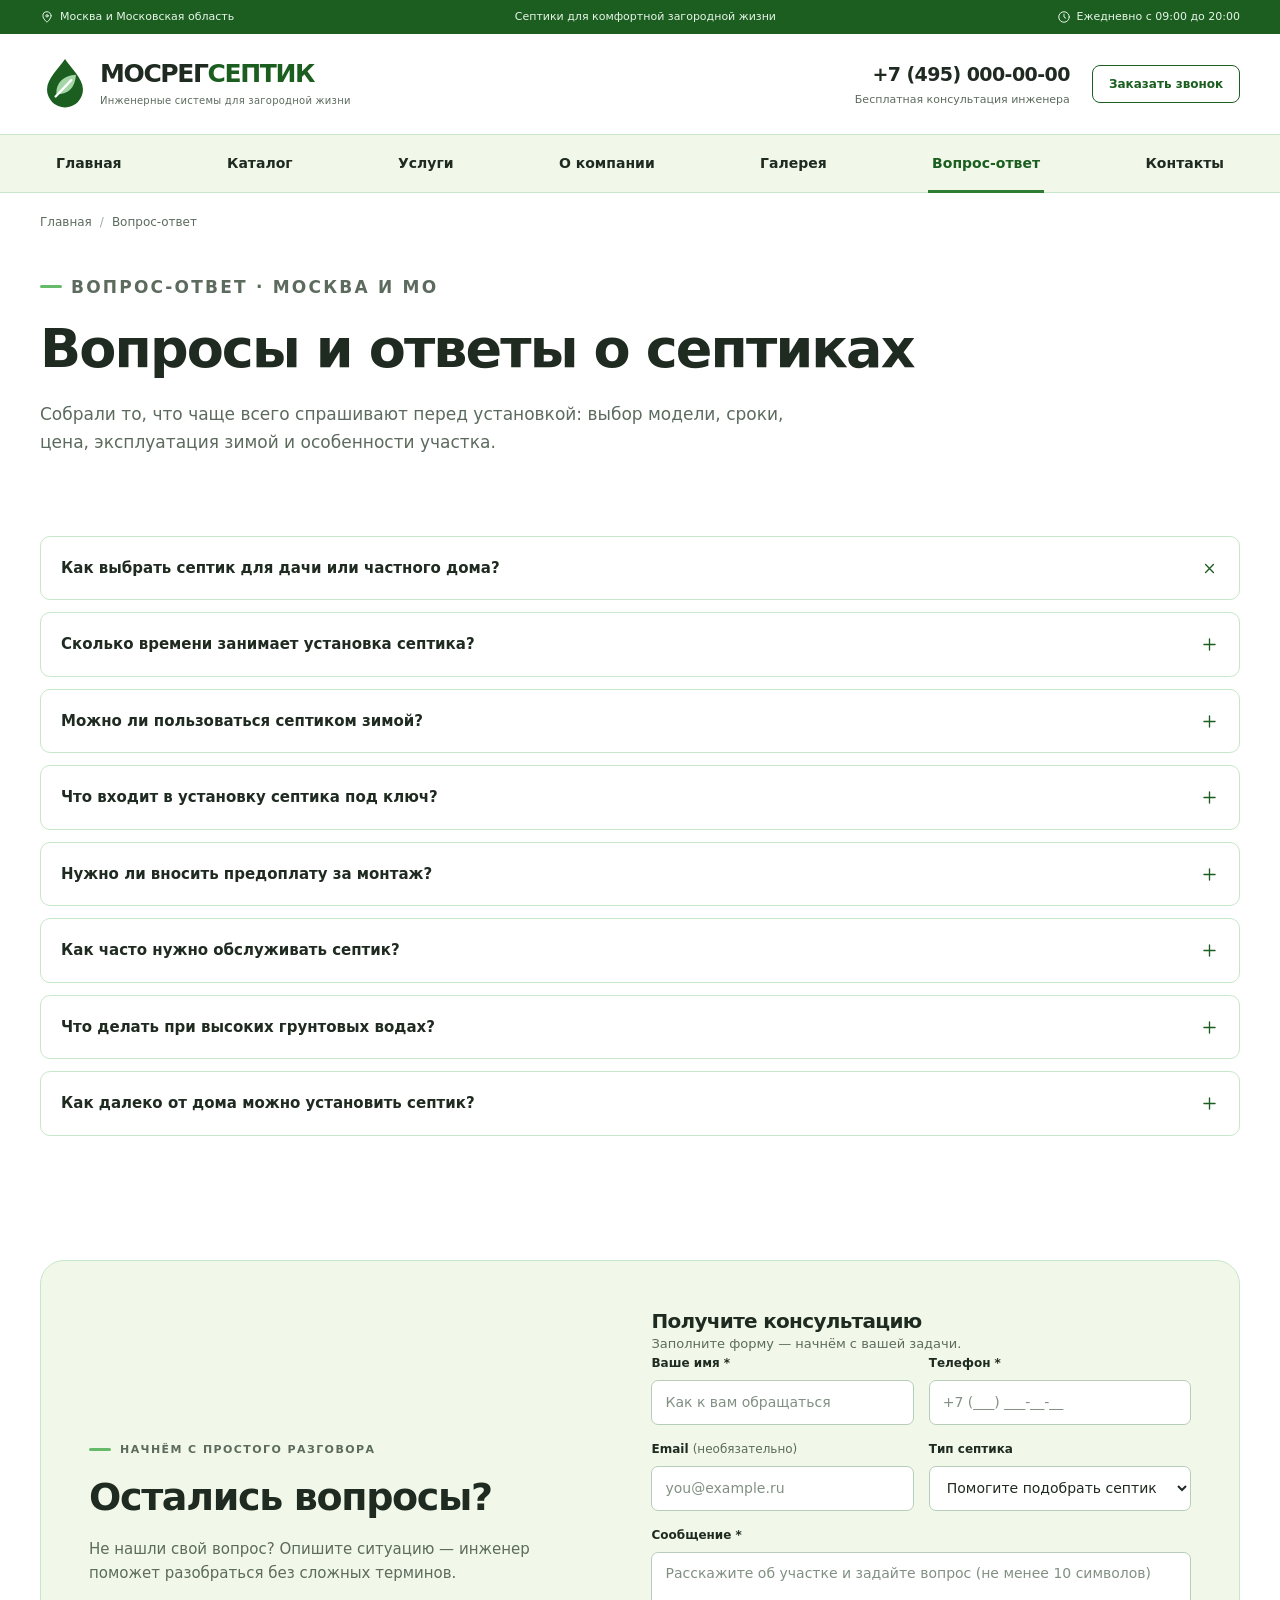
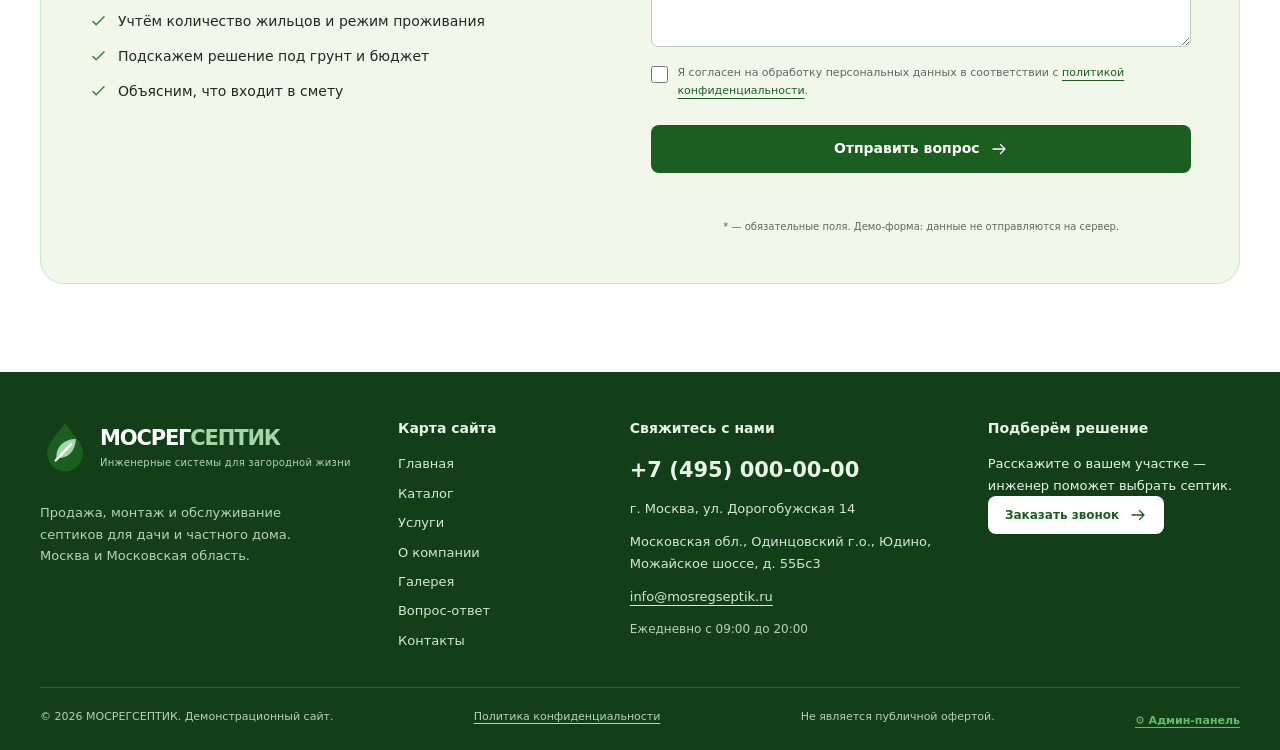
<file: faq.html>
<!doctype html>
<html lang="ru">
  <head>
    <meta charset="UTF-8" />
    <meta name="viewport" content="width=device-width, initial-scale=1" />
    <meta name="theme-color" content="#1B5E20" />
    <meta name="color-scheme" content="light" />
    <title>Вопросы о септиках и монтаже — МОСРЕГСЕПТИК</title>
    <meta
      name="description"
      content="Ответы на вопросы о выборе, установке и обслуживании септиков для дачи и дома. Цены, сроки, зимняя эксплуатация и грунтовые воды — советы МОСРЕГСЕПТИК."
    />
    <meta
      name="keywords"
      content="септик, вопросы и ответы, установка септика, обслуживание септика, Москва, МО, дача, частный дом, Вопрос-ответ"
    />
    <meta name="author" content="МОСРЕГСЕПТИК" />
    <meta
      name="robots"
      content="index, follow, max-image-preview:large, max-snippet:-1, max-video-preview:-1"
    />
    <link rel="canonical" href="https://mosregseptik.ru/faq.html" />
    <link rel="alternate" hreflang="ru" href="https://mosregseptik.ru/faq.html" />
    <meta name="format-detection" content="telephone=no" />
    <meta name="geo.region" content="RU-MOW" />
    <meta name="geo.placename" content="Москва" />
    <meta name="rating" content="general" />
    <meta name="apple-mobile-web-app-title" content="МОСРЕГСЕПТИК" />
    <meta name="application-name" content="МОСРЕГСЕПТИК" />
    <meta property="og:type" content="website" />
    <meta property="og:site_name" content="МОСРЕГСЕПТИК" />
    <meta property="og:title" content="Вопросы о септиках и монтаже — МОСРЕГСЕПТИК" />
    <meta
      property="og:description"
      content="Ответы на вопросы о выборе, установке и обслуживании септиков для дачи и дома. Цены, сроки, зимняя эксплуатация и грунтовые воды — советы МОСРЕГСЕПТИК."
    />
    <meta property="og:url" content="https://mosregseptik.ru/faq.html" />
    <meta property="og:image" content="https://mosregseptik.ru/assets/images/og-image.svg" />
    <meta property="og:image:width" content="1200" />
    <meta property="og:image:height" content="630" />
    <meta property="og:image:alt" content="МОСРЕГСЕПТИК — септики под ключ в Москве и МО" />
    <meta property="og:locale" content="ru_RU" />
    <meta name="twitter:card" content="summary_large_image" />
    <meta name="twitter:title" content="Вопросы о септиках и монтаже — МОСРЕГСЕПТИК" />
    <meta
      name="twitter:description"
      content="Ответы на вопросы о выборе, установке и обслуживании септиков для дачи и дома. Цены, сроки, зимняя эксплуатация и грунтовые воды — советы МОСРЕГСЕПТИК."
    />
    <meta name="twitter:image" content="https://mosregseptik.ru/assets/images/og-image.svg" />
    <link rel="icon" href="assets/icons/favicon.svg" type="image/svg+xml" />
    <link rel="apple-touch-icon" href="assets/icons/apple-touch-icon.svg" />
    <link rel="manifest" href="manifest.webmanifest" />
    <link rel="stylesheet" href="css/reset.css" />
    <link rel="stylesheet" href="css/variables.css" />
    <link rel="stylesheet" href="css/main.css" />
    <link rel="stylesheet" href="css/components.css" />
    <script type="application/ld+json">
      {
        "@context": "https://schema.org",
        "@graph": [
          {
            "@type": "BreadcrumbList",
            "@id": "https://mosregseptik.ru/faq.html#breadcrumbs",
            "itemListElement": [
              {
                "@type": "ListItem",
                "position": 1,
                "name": "Главная",
                "item": "https://mosregseptik.ru/index.html"
              },
              {
                "@type": "ListItem",
                "position": 2,
                "name": "Вопрос-ответ",
                "item": "https://mosregseptik.ru/faq.html"
              }
            ]
          },
          {
            "@type": "FAQPage",
            "@id": "https://mosregseptik.ru/faq.html#faq",
            "mainEntity": [
              {
                "@type": "Question",
                "name": "Как выбрать септик для дачи или частного дома?",
                "acceptedAnswer": {
                  "@type": "Answer",
                  "text": "Учитывайте число постоянных жильцов, количество сантехнических приборов, режим проживания, уровень грунтовых вод и тип почвы. Для дачи с сезонными визитами подойдут одни решения, для дома с постоянным проживанием — другие. Оставьте заявку: инженер поможет подобрать модель без лишнего запаса по объёму и цене."
                }
              },
              {
                "@type": "Question",
                "name": "Сколько времени занимает установка септика?",
                "acceptedAnswer": {
                  "@type": "Answer",
                  "text": "Типовой монтаж на подготовленном участке обычно занимает один рабочий день. Срок зависит от глубины врезки, грунта, уровня грунтовых вод и длины трассы. Точные сроки и состав работ фиксируем в договоре до начала монтажа."
                }
              },
              {
                "@type": "Question",
                "name": "Можно ли пользоваться септиком зимой?",
                "acceptedAnswer": {
                  "@type": "Answer",
                  "text": "Да, при правильно подобранном оборудовании и соблюдении инструкции производителя. Станции биологической очистки рассчитаны на эксплуатацию в загородном доме. Для сезонной дачи перед морозами может потребоваться консервация. Подскажем подходящий режим для вашей модели."
                }
              },
              {
                "@type": "Question",
                "name": "Что входит в установку септика под ключ?",
                "acceptedAnswer": {
                  "@type": "Answer",
                  "text": "В базовый монтаж входят доставка в согласованную зону, разработка котлована, установка корпуса, подключение подводящей и отводящей труб, обратная засыпка и пусконаладка. Электрика, дренажная система и нестандартные земляные работы рассчитываются отдельно после осмотра участка."
                }
              },
              {
                "@type": "Question",
                "name": "Нужно ли вносить предоплату за монтаж?",
                "acceptedAnswer": {
                  "@type": "Answer",
                  "text": "За типовые монтажные работы предоплата не требуется: вы оплачиваете их после выполнения и приёмки. Условия поставки оборудования и нестандартных комплектаций согласовываются в договоре индивидуально."
                }
              },
              {
                "@type": "Question",
                "name": "Как часто нужно обслуживать септик?",
                "acceptedAnswer": {
                  "@type": "Answer",
                  "text": "Периодичность зависит от модели, нагрузки и регламента производителя. Обычно станцию проверяют один–два раза в год, удаляют избыточный ил и проверяют работу компрессоров и насосов. Регулярный сервис помогает избежать запахов и поломок."
                }
              },
              {
                "@type": "Question",
                "name": "Что делать при высоких грунтовых водах?",
                "acceptedAnswer": {
                  "@type": "Answer",
                  "text": "Инженер оценивает уровень воды и подбирает подходящий корпус и способ монтажа. В сложных условиях могут потребоваться якорение, плита основания или дополнительный дренаж. Решение определяем после обследования, а не по фотографии участка."
                }
              },
              {
                "@type": "Question",
                "name": "Как далеко от дома можно установить септик?",
                "acceptedAnswer": {
                  "@type": "Answer",
                  "text": "Расположение выбирают с учётом санитарных требований, рельефа, подъезда для техники, расположения колодцев и границ участка. Не стоит ориентироваться только на универсальное расстояние. На консультации разберём схему вашего участка и предложим подходящее место."
                }
              }
            ]
          }
        ]
      }
    </script>
  </head>
  <body>
    <a class="skip-link" href="#main">Перейти к содержимому</a>
    <header class="site-header">
      <div class="utility-bar">
        <div class="container">
          <span
            ><svg class="icon" viewBox="0 0 24 24" aria-hidden="true" focusable="false">
              <path d="M19 10c0 5-7 11-7 11S5 15 5 10a7 7 0 0 1 14 0Z" />
              <circle cx="12" cy="10" r="2" /></svg
            >Москва и Московская область</span
          ><span class="utility-note">Септики для комфортной загородной жизни</span
          ><span
            ><svg class="icon" viewBox="0 0 24 24" aria-hidden="true" focusable="false">
              <circle cx="12" cy="12" r="9" />
              <path d="M12 7v5l3 2" /></svg
            ><span data-contact="hours">Ежедневно с 09:00 до 20:00</span></span
          >
        </div>
      </div>
      <div class="container brand-row">
        <a class="brand" href="index.html" aria-label="МОСРЕГСЕПТИК — главная"
          ><img src="assets/images/logo.svg" alt="" width="64" height="70" /><span
            ><span class="brand-name"><span class="brand-mosreg">МОСРЕГ</span><span class="brand-septik">СЕПТИК</span></span
            ><span class="brand-tagline">Инженерные системы для загородной жизни</span></span
          ></a
        >
        <div class="header-actions">
          <div class="header-contact">
            <a class="header-phone" href="tel:+74950000000" data-contact="phone"
              >+7 (495) 000-00-00</a
            ><span class="header-hours">Бесплатная консультация инженера</span>
          </div>
          <button
            class="btn btn--outline btn--small"
            type="button"
            data-modal-open="callback-modal"
          >
            Заказать звонок
          </button>
        </div>
      </div>
      <div class="nav-band">
        <div class="container nav-inner">
          <span class="nav-mobile-label">Меню сайта</span
          ><button
            class="nav-toggle"
            type="button"
            aria-label="Открыть меню"
            aria-expanded="false"
            aria-controls="primary-nav"
          >
            <svg class="icon" viewBox="0 0 24 24" aria-hidden="true" focusable="false">
              <path d="M4 6h16M4 12h16M4 18h16" />
            </svg>
          </button>
          <nav class="site-nav" id="primary-nav" aria-label="Основная навигация">
            <a href="index.html">Главная</a><a href="catalog.html">Каталог</a
            ><a href="services.html">Услуги</a><a href="about.html">О компании</a
            ><a href="gallery.html">Галерея</a><a href="faq.html">Вопрос-ответ</a
            ><a href="contacts.html">Контакты</a>
          </nav>
        </div>
      </div>
    </header>
    <main id="main">
      <nav class="breadcrumbs container" aria-label="Хлебные крошки">
        <ol>
          <li><a href="index.html">Главная</a></li>
          <li aria-current="page">Вопрос-ответ</li>
        </ol>
      </nav>
      <section class="page-intro">
        <div class="container">
          <p class="eyebrow">Вопрос-ответ · Москва и МО</p>
          <h1>Вопросы и ответы о септиках</h1>
          <p>
            Собрали то, что чаще всего спрашивают перед установкой: выбор модели, сроки, цена,
            эксплуатация зимой и особенности участка.
          </p>
        </div>
      </section>
      <section class="section section--compact">
        <div class="container">
          <div class="faq-list" data-faq-container="full">
            <article class="faq-item">
              <h3>
                <button
                  class="faq-question"
                  type="button"
                  id="faq-choice-question"
                  aria-expanded="true"
                  aria-controls="faq-choice-answer"
                  data-faq-question
                >
                  <span>Как выбрать септик для дачи или частного дома?</span
                  ><svg class="icon" viewBox="0 0 24 24" aria-hidden="true" focusable="false">
                    <path d="M12 5v14M5 12h14" />
                  </svg>
                </button>
              </h3>
              <div
                class="faq-answer"
                id="faq-choice-answer"
                role="region"
                aria-labelledby="faq-choice-question"
              >
                <p>
                  Учитывайте число постоянных жильцов, количество сантехнических приборов, режим
                  проживания, уровень грунтовых вод и тип почвы. Для дачи с сезонными визитами
                  подойдут одни решения, для дома с постоянным проживанием — другие. Оставьте
                  заявку: инженер поможет подобрать модель без лишнего запаса по объёму и цене.
                </p>
              </div>
            </article>
            <article class="faq-item">
              <h3>
                <button
                  class="faq-question"
                  type="button"
                  id="faq-duration-question"
                  aria-expanded="false"
                  aria-controls="faq-duration-answer"
                  data-faq-question
                >
                  <span>Сколько времени занимает установка септика?</span
                  ><svg class="icon" viewBox="0 0 24 24" aria-hidden="true" focusable="false">
                    <path d="M12 5v14M5 12h14" />
                  </svg>
                </button>
              </h3>
              <div
                class="faq-answer"
                id="faq-duration-answer"
                role="region"
                aria-labelledby="faq-duration-question"
                hidden
              >
                <p>
                  Типовой монтаж на подготовленном участке обычно занимает один рабочий день. Срок
                  зависит от глубины врезки, грунта, уровня грунтовых вод и длины трассы. Точные
                  сроки и состав работ фиксируем в договоре до начала монтажа.
                </p>
              </div>
            </article>
            <article class="faq-item">
              <h3>
                <button
                  class="faq-question"
                  type="button"
                  id="faq-winter-question"
                  aria-expanded="false"
                  aria-controls="faq-winter-answer"
                  data-faq-question
                >
                  <span>Можно ли пользоваться септиком зимой?</span
                  ><svg class="icon" viewBox="0 0 24 24" aria-hidden="true" focusable="false">
                    <path d="M12 5v14M5 12h14" />
                  </svg>
                </button>
              </h3>
              <div
                class="faq-answer"
                id="faq-winter-answer"
                role="region"
                aria-labelledby="faq-winter-question"
                hidden
              >
                <p>
                  Да, при правильно подобранном оборудовании и соблюдении инструкции производителя.
                  Станции биологической очистки рассчитаны на эксплуатацию в загородном доме. Для
                  сезонной дачи перед морозами может потребоваться консервация. Подскажем подходящий
                  режим для вашей модели.
                </p>
              </div>
            </article>
            <article class="faq-item">
              <h3>
                <button
                  class="faq-question"
                  type="button"
                  id="faq-price-question"
                  aria-expanded="false"
                  aria-controls="faq-price-answer"
                  data-faq-question
                >
                  <span>Что входит в установку септика под ключ?</span
                  ><svg class="icon" viewBox="0 0 24 24" aria-hidden="true" focusable="false">
                    <path d="M12 5v14M5 12h14" />
                  </svg>
                </button>
              </h3>
              <div
                class="faq-answer"
                id="faq-price-answer"
                role="region"
                aria-labelledby="faq-price-question"
                hidden
              >
                <p>
                  В базовый монтаж входят доставка в согласованную зону, разработка котлована,
                  установка корпуса, подключение подводящей и отводящей труб, обратная засыпка и
                  пусконаладка. Электрика, дренажная система и нестандартные земляные работы
                  рассчитываются отдельно после осмотра участка.
                </p>
              </div>
            </article>
            <article class="faq-item">
              <h3>
                <button
                  class="faq-question"
                  type="button"
                  id="faq-prepayment-question"
                  aria-expanded="false"
                  aria-controls="faq-prepayment-answer"
                  data-faq-question
                >
                  <span>Нужно ли вносить предоплату за монтаж?</span
                  ><svg class="icon" viewBox="0 0 24 24" aria-hidden="true" focusable="false">
                    <path d="M12 5v14M5 12h14" />
                  </svg>
                </button>
              </h3>
              <div
                class="faq-answer"
                id="faq-prepayment-answer"
                role="region"
                aria-labelledby="faq-prepayment-question"
                hidden
              >
                <p>
                  За типовые монтажные работы предоплата не требуется: вы оплачиваете их после
                  выполнения и приёмки. Условия поставки оборудования и нестандартных комплектаций
                  согласовываются в договоре индивидуально.
                </p>
              </div>
            </article>
            <article class="faq-item">
              <h3>
                <button
                  class="faq-question"
                  type="button"
                  id="faq-service-question"
                  aria-expanded="false"
                  aria-controls="faq-service-answer"
                  data-faq-question
                >
                  <span>Как часто нужно обслуживать септик?</span
                  ><svg class="icon" viewBox="0 0 24 24" aria-hidden="true" focusable="false">
                    <path d="M12 5v14M5 12h14" />
                  </svg>
                </button>
              </h3>
              <div
                class="faq-answer"
                id="faq-service-answer"
                role="region"
                aria-labelledby="faq-service-question"
                hidden
              >
                <p>
                  Периодичность зависит от модели, нагрузки и регламента производителя. Обычно
                  станцию проверяют один–два раза в год, удаляют избыточный ил и проверяют работу
                  компрессоров и насосов. Регулярный сервис помогает избежать запахов и поломок.
                </p>
              </div>
            </article>
            <article class="faq-item">
              <h3>
                <button
                  class="faq-question"
                  type="button"
                  id="faq-groundwater-question"
                  aria-expanded="false"
                  aria-controls="faq-groundwater-answer"
                  data-faq-question
                >
                  <span>Что делать при высоких грунтовых водах?</span
                  ><svg class="icon" viewBox="0 0 24 24" aria-hidden="true" focusable="false">
                    <path d="M12 5v14M5 12h14" />
                  </svg>
                </button>
              </h3>
              <div
                class="faq-answer"
                id="faq-groundwater-answer"
                role="region"
                aria-labelledby="faq-groundwater-question"
                hidden
              >
                <p>
                  Инженер оценивает уровень воды и подбирает подходящий корпус и способ монтажа. В
                  сложных условиях могут потребоваться якорение, плита основания или дополнительный
                  дренаж. Решение определяем после обследования, а не по фотографии участка.
                </p>
              </div>
            </article>
            <article class="faq-item">
              <h3>
                <button
                  class="faq-question"
                  type="button"
                  id="faq-distance-question"
                  aria-expanded="false"
                  aria-controls="faq-distance-answer"
                  data-faq-question
                >
                  <span>Как далеко от дома можно установить септик?</span
                  ><svg class="icon" viewBox="0 0 24 24" aria-hidden="true" focusable="false">
                    <path d="M12 5v14M5 12h14" />
                  </svg>
                </button>
              </h3>
              <div
                class="faq-answer"
                id="faq-distance-answer"
                role="region"
                aria-labelledby="faq-distance-question"
                hidden
              >
                <p>
                  Расположение выбирают с учётом санитарных требований, рельефа, подъезда для
                  техники, расположения колодцев и границ участка. Не стоит ориентироваться только
                  на универсальное расстояние. На консультации разберём схему вашего участка и
                  предложим подходящее место.
                </p>
              </div>
            </article>
          </div>
          <noscript
            ><p class="demo-warning">
              Для работы аккордеона включите JavaScript. Вопросы и ответы доступны в исходном HTML
              страницы.
            </p></noscript
          >
        </div>
      </section>
      <section class="section" id="faq-consultation">
        <div class="container consult-panel">
          <div class="consult-copy">
            <p class="eyebrow">Начнём с простого разговора</p>
            <h2>Остались вопросы?</h2>
            <p>
              Не нашли свой вопрос? Опишите ситуацию — инженер поможет разобраться без сложных
              терминов.
            </p>
            <ul class="check-list">
              <li>
                <svg class="icon" viewBox="0 0 24 24" aria-hidden="true" focusable="false">
                  <path d="m5 12 4 4L19 6" /></svg
                >Учтём количество жильцов и режим проживания
              </li>
              <li>
                <svg class="icon" viewBox="0 0 24 24" aria-hidden="true" focusable="false">
                  <path d="m5 12 4 4L19 6" /></svg
                >Подскажем решение под грунт и бюджет
              </li>
              <li>
                <svg class="icon" viewBox="0 0 24 24" aria-hidden="true" focusable="false">
                  <path d="m5 12 4 4L19 6" /></svg
                >Объясним, что входит в смету
              </li>
            </ul>
          </div>
          <div>
            <h3>Получите консультацию</h3>
            <p class="muted small">Заполните форму — начнём с вашей задачи.</p>
            <form class="form" data-lead-form aria-label="Заявка на консультацию" novalidate>
              <input type="hidden" name="context" value="faq-consultation" />
              <div class="form-row">
                <div class="field">
                  <label for="faq-consultation-name">Ваше имя *</label
                  ><input
                    id="faq-consultation-name"
                    name="name"
                    type="text"
                    autocomplete="name"
                    placeholder="Как к вам обращаться"
                    required
                    minlength="2"
                    maxlength="100"
                  />
                </div>
                <div class="field">
                  <label for="faq-consultation-phone">Телефон *</label
                  ><input
                    id="faq-consultation-phone"
                    name="phone"
                    type="tel"
                    inputmode="tel"
                    autocomplete="tel-national"
                    placeholder="+7 (___) ___-__-__"
                    required
                    maxlength="25"
                  />
                </div>
              </div>
              <div class="form-row">
                <div class="field">
                  <label for="faq-consultation-email">Email <span>(необязательно)</span></label
                  ><input
                    id="faq-consultation-email"
                    name="email"
                    type="email"
                    autocomplete="email"
                    placeholder="you@example.ru"
                    maxlength="150"
                  />
                </div>
                <div class="field">
                  <label for="faq-consultation-product">Тип септика</label
                  ><select id="faq-consultation-product" name="product">
                    <option value="">Помогите подобрать септик</option>
                  </select>
                </div>
              </div>
              <div class="field">
                <label for="faq-consultation-message">Сообщение *</label
                ><textarea
                  id="faq-consultation-message"
                  name="message"
                  rows="3"
                  required
                  minlength="10"
                  maxlength="3000"
                  placeholder="Расскажите об участке и задайте вопрос (не менее 10 символов)"
                ></textarea>
              </div>
              <div class="consent">
                <input
                  id="faq-consultation-consent"
                  name="consent"
                  type="checkbox"
                  value="yes"
                  required
                /><label for="faq-consultation-consent"
                  >Я согласен на обработку персональных данных в соответствии с
                  <a href="privacy.html">политикой конфиденциальности</a>.</label
                >
              </div>
              <p class="field-error" data-form-error role="alert" hidden></p>
              <button class="btn btn--wide" type="submit">
                Отправить вопрос
                <svg class="icon" viewBox="0 0 24 24" aria-hidden="true" focusable="false">
                  <path d="M4 12h16m-6-6 6 6-6 6" />
                </svg>
              </button>
              <p class="small" data-form-status role="status" aria-live="polite"></p>
              <p class="form-demo">
                * — обязательные поля. Демо-форма: данные не отправляются на сервер.
              </p>
            </form>
          </div>
        </div>
      </section>
    </main>
    <footer class="site-footer">
      <div class="container">
        <div class="footer-grid">
          <div class="footer-about">
            <a class="brand" href="index.html" aria-label="МОСРЕГСЕПТИК — главная"
              ><img src="assets/images/logo.svg" alt="" width="64" height="70" /><span
><span class="brand-name"><span class="brand-mosreg">МОСРЕГ</span><span class="brand-septik">СЕПТИК</span></span
                ><span class="brand-tagline">Инженерные системы для загородной жизни</span></span
              ></a
            >
            <p>
              Продажа, монтаж и обслуживание септиков для дачи и частного дома. Москва и Московская
              область.
            </p>
          </div>
          <div>
            <h2 class="footer-heading">Карта сайта</h2>
            <nav aria-label="Навигация в подвале">
              <ul class="footer-links">
                <li><a href="index.html">Главная</a></li>
                <li><a href="catalog.html">Каталог</a></li>
                <li><a href="services.html">Услуги</a></li>
                <li><a href="about.html">О компании</a></li>
                <li><a href="gallery.html">Галерея</a></li>
                <li><a href="faq.html">Вопрос-ответ</a></li>
                <li><a href="contacts.html">Контакты</a></li>
              </ul>
            </nav>
          </div>
          <div class="footer-contacts">
            <h2 class="footer-heading">Свяжитесь с нами</h2>
            <a class="footer-phone" href="tel:+74950000000" data-contact="phone"
              >+7 (495) 000-00-00</a
            >
            <address>
              <span data-contact="address1">г. Москва, ул. Дорогобужская 14</span
              ><span data-contact="address2"
                >Московская обл., Одинцовский г.о., Юдино, Можайское шоссе, д. 55Бс3</span
              ><a href="mailto:info@mosregseptik.ru" data-contact="email">info@mosregseptik.ru</a>
            </address>
            <p data-contact="hours">Ежедневно с 09:00 до 20:00</p>
          </div>
          <div>
            <h2 class="footer-heading">Подберём решение</h2>
            <p class="small">Расскажите о вашем участке — инженер поможет выбрать септик.</p>
            <button
              class="btn btn--light btn--small"
              type="button"
              data-modal-open="callback-modal"
            >
              Заказать звонок
              <svg class="icon" viewBox="0 0 24 24" aria-hidden="true" focusable="false">
                <path d="M4 12h16m-6-6 6 6-6 6" />
              </svg>
            </button>
          </div>
        </div>
        <div class="footer-bottom">
        <span>© 2026 МОСРЕГСЕПТИК. Демонстрационный сайт.</span><a href="privacy.html">Политика конфиденциальности</a><span>Не является публичной офертой.</span>
        <a href="admin.html" class="admin-link">⚙ Админ-панель</a>
      </div>
      </div>
    </footer>
    <button class="back-to-top" type="button" aria-label="Наверх" hidden>
      <svg class="icon" viewBox="0 0 24 24" aria-hidden="true" focusable="false">
        <path d="M12 20V4m-6 6 6-6 6 6" />
      </svg>
    </button>
    <dialog class="dialog" id="callback-modal" aria-labelledby="callback-title">
      <div class="dialog-inner">
        <div class="dialog-header">
          <div>
            <h2 id="callback-title">Закажите бесплатный звонок</h2>
            <p>Оставьте контакты и вопрос. Поможем подобрать септик для вашего участка.</p>
          </div>
          <button class="icon-button" type="button" data-modal-close aria-label="Закрыть окно">
            <svg class="icon" viewBox="0 0 24 24" aria-hidden="true" focusable="false">
              <path d="m6 6 12 12M6 18 18 6" />
            </svg>
          </button>
        </div>
        <form class="form" data-lead-form aria-label="Заявка на консультацию" novalidate>
          <input type="hidden" name="context" value="callback" />
          <div class="form-row">
            <div class="field">
              <label for="callback-name">Ваше имя *</label
              ><input
                id="callback-name"
                name="name"
                type="text"
                autocomplete="name"
                placeholder="Как к вам обращаться"
                required
                minlength="2"
                maxlength="100"
              />
            </div>
            <div class="field">
              <label for="callback-phone">Телефон *</label
              ><input
                id="callback-phone"
                name="phone"
                type="tel"
                inputmode="tel"
                autocomplete="tel-national"
                placeholder="+7 (___) ___-__-__"
                required
                maxlength="25"
              />
            </div>
          </div>
          <div class="form-row">
            <div class="field">
              <label for="callback-email">Email <span>(необязательно)</span></label
              ><input
                id="callback-email"
                name="email"
                type="email"
                autocomplete="email"
                placeholder="you@example.ru"
                maxlength="150"
              />
            </div>
            <div class="field">
              <label for="callback-product">Тип септика</label
              ><select id="callback-product" name="product">
                <option value="">Помогите подобрать септик</option>
              </select>
            </div>
          </div>
          <div class="field">
            <label for="callback-message">Сообщение *</label
            ><textarea
              id="callback-message"
              name="message"
              rows="3"
              required
              minlength="10"
              maxlength="3000"
              placeholder="Расскажите об участке и задайте вопрос (не менее 10 символов)"
            ></textarea>
          </div>
          <div class="consent">
            <input
              id="callback-consent"
              name="consent"
              type="checkbox"
              value="yes"
              required
            /><label for="callback-consent"
              >Я согласен на обработку персональных данных в соответствии с
              <a href="privacy.html">политикой конфиденциальности</a>.</label
            >
          </div>
          <p class="field-error" data-form-error role="alert" hidden></p>
          <button class="btn btn--wide" type="submit">
            Заказать звонок
            <svg class="icon" viewBox="0 0 24 24" aria-hidden="true" focusable="false">
              <path d="M4 12h16m-6-6 6 6-6 6" />
            </svg>
          </button>
          <p class="small" data-form-status role="status" aria-live="polite"></p>
          <p class="form-demo">
            * — обязательные поля. Демо-форма: данные не отправляются на сервер.
          </p>
        </form>
      </div>
    </dialog>
    <dialog class="dialog" id="success-modal" aria-labelledby="success-title">
      <div class="dialog-inner">
        <div class="dialog-header">
          <span class="success-icon"
            ><svg class="icon" viewBox="0 0 24 24" aria-hidden="true" focusable="false">
              <path d="m5 12 4 4L19 6" /></svg></span
          ><button class="icon-button" type="button" data-modal-close aria-label="Закрыть окно">
            <svg class="icon" viewBox="0 0 24 24" aria-hidden="true" focusable="false">
              <path d="m6 6 12 12M6 18 18 6" />
            </svg>
          </button>
        </div>
        <h2 id="success-title">Заявка отправлена</h2>
        <p class="success-copy">
          Спасибо за обращение! Это демонстрационный режим: данные никуда не переданы. Для приёма
          реальных заявок подключите серверный API.
        </p>
        <button class="btn" type="button" data-modal-close data-autofocus>Понятно</button>
      </div>
    </dialog>
    <script type="module" src="js/app.mjs"></script>
    <script type="module" src="js/page-faq.mjs"></script>
  </body>
</html>
</file>
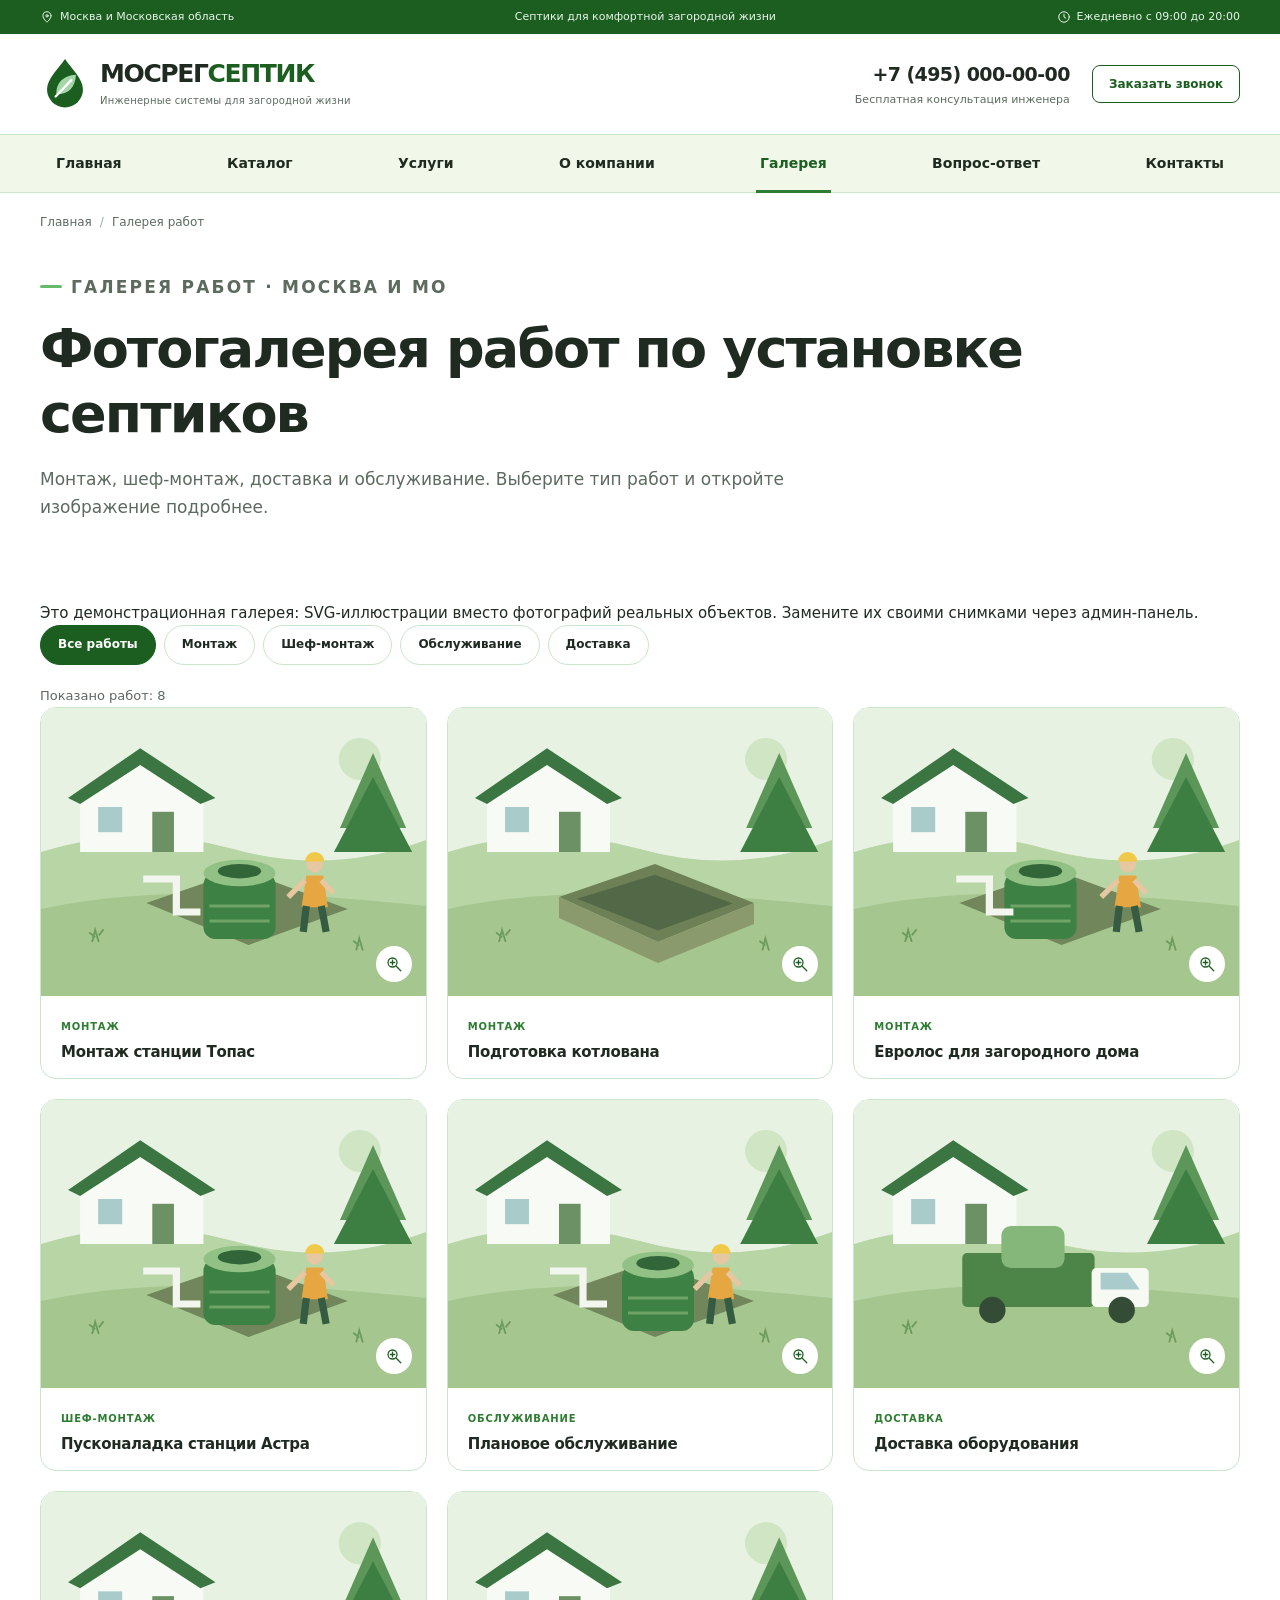
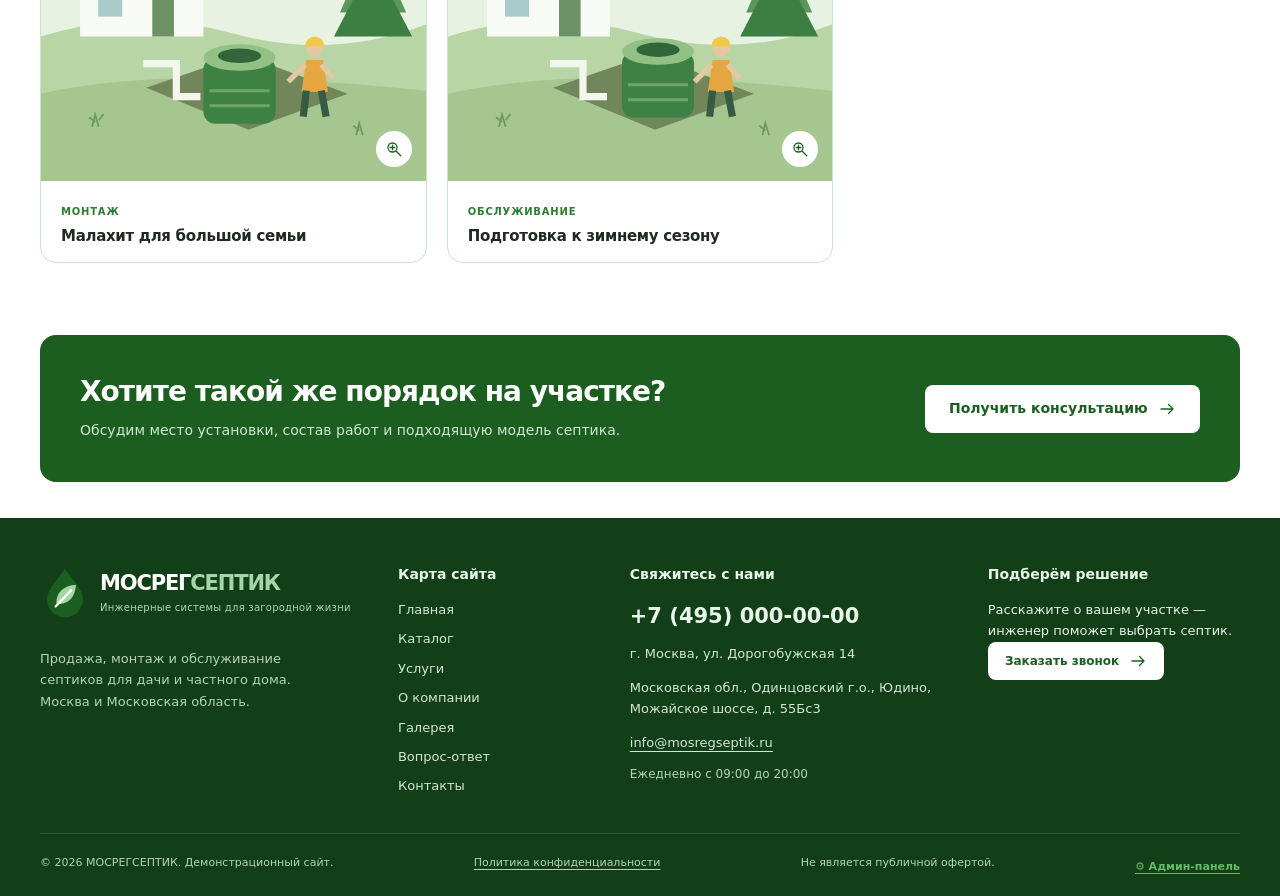
<file: gallery.html>
<!doctype html>
<html lang="ru">
  <head>
    <meta charset="UTF-8" />
    <meta name="viewport" content="width=device-width, initial-scale=1" />
    <meta name="theme-color" content="#1B5E20" />
    <meta name="color-scheme" content="light" />
    <title>Фотогалерея установки септиков — МОСРЕГСЕПТИК</title>
    <meta
      name="description"
      content="Примеры монтажа септиков для дачи и частного дома: котлованы, установка станций, доставка и обслуживание. Галерея работ МОСРЕГСЕПТИК в Москве и области."
    />
    <meta
      name="keywords"
      content="галерея работ, монтаж септика, установка септика, Топас, Евролос, Астра, Малахит, Москва, МО, Фотогалерея"
    />
    <meta name="author" content="МОСРЕГСЕПТИК" />
    <meta
      name="robots"
      content="index, follow, max-image-preview:large, max-snippet:-1, max-video-preview:-1"
    />
    <link rel="canonical" href="https://mosregseptik.ru/gallery.html" />
    <link rel="alternate" hreflang="ru" href="https://mosregseptik.ru/gallery.html" />
    <meta name="format-detection" content="telephone=no" />
    <meta name="geo.region" content="RU-MOW" />
    <meta name="geo.placename" content="Москва" />
    <meta name="rating" content="general" />
    <meta name="apple-mobile-web-app-title" content="МОСРЕГСЕПТИК" />
    <meta name="application-name" content="МОСРЕГСЕПТИК" />
    <meta property="og:type" content="website" />
    <meta property="og:site_name" content="МОСРЕГСЕПТИК" />
    <meta property="og:title" content="Фотогалерея установки септиков — МОСРЕГСЕПТИК" />
    <meta
      property="og:description"
      content="Примеры монтажа септиков для дачи и частного дома: котлованы, установка станций, доставка и обслуживание. Галерея работ МОСРЕГСЕПТИК в Москве и области."
    />
    <meta property="og:url" content="https://mosregseptik.ru/gallery.html" />
    <meta property="og:image" content="https://mosregseptik.ru/assets/images/og-image.svg" />
    <meta property="og:image:width" content="1200" />
    <meta property="og:image:height" content="630" />
    <meta property="og:image:alt" content="МОСРЕГСЕПТИК — септики под ключ в Москве и МО" />
    <meta property="og:locale" content="ru_RU" />
    <meta name="twitter:card" content="summary_large_image" />
    <meta name="twitter:title" content="Фотогалерея установки септиков — МОСРЕГСЕПТИК" />
    <meta
      name="twitter:description"
      content="Примеры монтажа септиков для дачи и частного дома: котлованы, установка станций, доставка и обслуживание. Галерея работ МОСРЕГСЕПТИК в Москве и области."
    />
    <meta name="twitter:image" content="https://mosregseptik.ru/assets/images/og-image.svg" />
    <link rel="icon" href="assets/icons/favicon.svg" type="image/svg+xml" />
    <link rel="apple-touch-icon" href="assets/icons/apple-touch-icon.svg" />
    <link rel="manifest" href="manifest.webmanifest" />
    <link rel="stylesheet" href="css/reset.css" />
    <link rel="stylesheet" href="css/variables.css" />
    <link rel="stylesheet" href="css/main.css" />
    <link rel="stylesheet" href="css/components.css" />
    <script type="application/ld+json">
      {
        "@context": "https://schema.org",
        "@graph": [
          {
            "@type": "BreadcrumbList",
            "@id": "https://mosregseptik.ru/gallery.html#breadcrumbs",
            "itemListElement": [
              {
                "@type": "ListItem",
                "position": 1,
                "name": "Главная",
                "item": "https://mosregseptik.ru/index.html"
              },
              {
                "@type": "ListItem",
                "position": 2,
                "name": "Галерея",
                "item": "https://mosregseptik.ru/gallery.html"
              }
            ]
          },
          {
            "@type": "ImageGallery",
            "@id": "https://mosregseptik.ru/gallery.html#gallery",
            "name": "Галерея работ МОСРЕГСЕПТИК",
            "description": "SVG-иллюстрации монтажа и обслуживания септиков",
            "url": "https://mosregseptik.ru/gallery.html",
            "associatedMedia": [
              {
                "@type": "ImageObject",
                "name": "Монтаж станции Топас",
                "description": "Установка станции и подключение труб на участке частного дома. Иллюстрация-заглушка.",
                "contentUrl": "https://mosregseptik.ru/assets/images/work-install-1.svg",
                "caption": "Монтаж станции Топас"
              },
              {
                "@type": "ImageObject",
                "name": "Подготовка котлована",
                "description": "Разработка котлована под корпус септика. Иллюстрация-заглушка.",
                "contentUrl": "https://mosregseptik.ru/assets/images/work-install-2.svg",
                "caption": "Подготовка котлована"
              },
              {
                "@type": "ImageObject",
                "name": "Евролос для загородного дома",
                "description": "Монтаж энергонезависимой станции рядом с домом. Иллюстрация-заглушка.",
                "contentUrl": "https://mosregseptik.ru/assets/images/work-install-3.svg",
                "caption": "Евролос для загородного дома"
              },
              {
                "@type": "ImageObject",
                "name": "Пусконаладка станции Астра",
                "description": "Проверка подключений и запуск оборудования. Иллюстрация-заглушка.",
                "contentUrl": "https://mosregseptik.ru/assets/images/work-install-4.svg",
                "caption": "Пусконаладка станции Астра"
              },
              {
                "@type": "ImageObject",
                "name": "Плановое обслуживание",
                "description": "Диагностика и обслуживание станции биологической очистки. Иллюстрация-заглушка.",
                "contentUrl": "https://mosregseptik.ru/assets/images/work-install-5.svg",
                "caption": "Плановое обслуживание"
              },
              {
                "@type": "ImageObject",
                "name": "Доставка оборудования",
                "description": "Доставка септика на участок заказчика. Иллюстрация-заглушка.",
                "contentUrl": "https://mosregseptik.ru/assets/images/work-install-6.svg",
                "caption": "Доставка оборудования"
              },
              {
                "@type": "ImageObject",
                "name": "Малахит для большой семьи",
                "description": "Установка производительной станции на загородном участке. Иллюстрация-заглушка.",
                "contentUrl": "https://mosregseptik.ru/assets/images/work-install-7.svg",
                "caption": "Малахит для большой семьи"
              },
              {
                "@type": "ImageObject",
                "name": "Подготовка к зимнему сезону",
                "description": "Проверка оборудования перед сезонным отъездом. Иллюстрация-заглушка.",
                "contentUrl": "https://mosregseptik.ru/assets/images/work-install-8.svg",
                "caption": "Подготовка к зимнему сезону"
              }
            ]
          }
        ]
      }
    </script>
  </head>
  <body>
    <a class="skip-link" href="#main">Перейти к содержимому</a>
    <header class="site-header">
      <div class="utility-bar">
        <div class="container">
          <span
            ><svg class="icon" viewBox="0 0 24 24" aria-hidden="true" focusable="false">
              <path d="M19 10c0 5-7 11-7 11S5 15 5 10a7 7 0 0 1 14 0Z" />
              <circle cx="12" cy="10" r="2" /></svg
            >Москва и Московская область</span
          ><span class="utility-note">Септики для комфортной загородной жизни</span
          ><span
            ><svg class="icon" viewBox="0 0 24 24" aria-hidden="true" focusable="false">
              <circle cx="12" cy="12" r="9" />
              <path d="M12 7v5l3 2" /></svg
            ><span data-contact="hours">Ежедневно с 09:00 до 20:00</span></span
          >
        </div>
      </div>
      <div class="container brand-row">
        <a class="brand" href="index.html" aria-label="МОСРЕГСЕПТИК — главная"
          ><img src="assets/images/logo.svg" alt="" width="64" height="70" /><span
            ><span class="brand-name"><span class="brand-mosreg">МОСРЕГ</span><span class="brand-septik">СЕПТИК</span></span
            ><span class="brand-tagline">Инженерные системы для загородной жизни</span></span
          ></a
        >
        <div class="header-actions">
          <div class="header-contact">
            <a class="header-phone" href="tel:+74950000000" data-contact="phone"
              >+7 (495) 000-00-00</a
            ><span class="header-hours">Бесплатная консультация инженера</span>
          </div>
          <button
            class="btn btn--outline btn--small"
            type="button"
            data-modal-open="callback-modal"
          >
            Заказать звонок
          </button>
        </div>
      </div>
      <div class="nav-band">
        <div class="container nav-inner">
          <span class="nav-mobile-label">Меню сайта</span
          ><button
            class="nav-toggle"
            type="button"
            aria-label="Открыть меню"
            aria-expanded="false"
            aria-controls="primary-nav"
          >
            <svg class="icon" viewBox="0 0 24 24" aria-hidden="true" focusable="false">
              <path d="M4 6h16M4 12h16M4 18h16" />
            </svg>
          </button>
          <nav class="site-nav" id="primary-nav" aria-label="Основная навигация">
            <a href="index.html">Главная</a><a href="catalog.html">Каталог</a
            ><a href="services.html">Услуги</a><a href="about.html">О компании</a
            ><a href="gallery.html">Галерея</a><a href="faq.html">Вопрос-ответ</a
            ><a href="contacts.html">Контакты</a>
          </nav>
        </div>
      </div>
    </header>
    <main id="main">
      <nav class="breadcrumbs container" aria-label="Хлебные крошки">
        <ol>
          <li><a href="index.html">Главная</a></li>
          <li aria-current="page">Галерея работ</li>
        </ol>
      </nav>
      <section class="page-intro">
        <div class="container">
          <p class="eyebrow">Галерея работ · Москва и МО</p>
          <h1>Фотогалерея работ по установке септиков</h1>
          <p>
            Монтаж, шеф-монтаж, доставка и обслуживание. Выберите тип работ и откройте изображение
            подробнее.
          </p>
        </div>
      </section>
      <section class="section section--compact">
        <div class="container">
          <p class="demo-warning">
            Это демонстрационная галерея: SVG-иллюстрации вместо фотографий реальных объектов.
            Замените их своими снимками через админ-панель.
          </p>
          <div class="filter-pills" data-gallery-filters aria-label="Фильтр по типу работ">
            <button class="filter-pill" type="button" aria-pressed="true">Все работы</button>
          </div>
          <p class="small muted" data-gallery-count role="status" aria-live="polite">
            Показано работ: 8
          </p>
          <div class="gallery-grid" data-gallery-grid>
            <figure class="gallery-card">
              <button
                class="gallery-image-button"
                type="button"
                data-gallery-index="0"
                aria-label="Открыть: Монтаж станции Топас"
              >
                <img
                  src="assets/images/work-install-1.svg"
                  alt="Монтаж станции Топас"
                  width="640"
                  height="480"
                  loading="lazy"
                  decoding="async"
                /><span class="gallery-zoom"
                  ><svg class="icon" viewBox="0 0 24 24" aria-hidden="true" focusable="false">
                    <circle cx="10" cy="10" r="6" />
                    <path d="m15 15 6 6M10 7v6M7 10h6" /></svg
                ></span>
              </button>
              <figcaption>
                <span class="gallery-type">Монтаж</span>
                <h3>Монтаж станции Топас</h3>
              </figcaption>
            </figure>
            <figure class="gallery-card">
              <button
                class="gallery-image-button"
                type="button"
                data-gallery-index="1"
                aria-label="Открыть: Подготовка котлована"
              >
                <img
                  src="assets/images/work-install-2.svg"
                  alt="Подготовка котлована"
                  width="640"
                  height="480"
                  loading="lazy"
                  decoding="async"
                /><span class="gallery-zoom"
                  ><svg class="icon" viewBox="0 0 24 24" aria-hidden="true" focusable="false">
                    <circle cx="10" cy="10" r="6" />
                    <path d="m15 15 6 6M10 7v6M7 10h6" /></svg
                ></span>
              </button>
              <figcaption>
                <span class="gallery-type">Монтаж</span>
                <h3>Подготовка котлована</h3>
              </figcaption>
            </figure>
            <figure class="gallery-card">
              <button
                class="gallery-image-button"
                type="button"
                data-gallery-index="2"
                aria-label="Открыть: Евролос для загородного дома"
              >
                <img
                  src="assets/images/work-install-3.svg"
                  alt="Евролос для загородного дома"
                  width="640"
                  height="480"
                  loading="lazy"
                  decoding="async"
                /><span class="gallery-zoom"
                  ><svg class="icon" viewBox="0 0 24 24" aria-hidden="true" focusable="false">
                    <circle cx="10" cy="10" r="6" />
                    <path d="m15 15 6 6M10 7v6M7 10h6" /></svg
                ></span>
              </button>
              <figcaption>
                <span class="gallery-type">Монтаж</span>
                <h3>Евролос для загородного дома</h3>
              </figcaption>
            </figure>
            <figure class="gallery-card">
              <button
                class="gallery-image-button"
                type="button"
                data-gallery-index="3"
                aria-label="Открыть: Пусконаладка станции Астра"
              >
                <img
                  src="assets/images/work-install-4.svg"
                  alt="Пусконаладка станции Астра"
                  width="640"
                  height="480"
                  loading="lazy"
                  decoding="async"
                /><span class="gallery-zoom"
                  ><svg class="icon" viewBox="0 0 24 24" aria-hidden="true" focusable="false">
                    <circle cx="10" cy="10" r="6" />
                    <path d="m15 15 6 6M10 7v6M7 10h6" /></svg
                ></span>
              </button>
              <figcaption>
                <span class="gallery-type">Шеф-монтаж</span>
                <h3>Пусконаладка станции Астра</h3>
              </figcaption>
            </figure>
            <figure class="gallery-card">
              <button
                class="gallery-image-button"
                type="button"
                data-gallery-index="4"
                aria-label="Открыть: Плановое обслуживание"
              >
                <img
                  src="assets/images/work-install-5.svg"
                  alt="Плановое обслуживание"
                  width="640"
                  height="480"
                  loading="lazy"
                  decoding="async"
                /><span class="gallery-zoom"
                  ><svg class="icon" viewBox="0 0 24 24" aria-hidden="true" focusable="false">
                    <circle cx="10" cy="10" r="6" />
                    <path d="m15 15 6 6M10 7v6M7 10h6" /></svg
                ></span>
              </button>
              <figcaption>
                <span class="gallery-type">Обслуживание</span>
                <h3>Плановое обслуживание</h3>
              </figcaption>
            </figure>
            <figure class="gallery-card">
              <button
                class="gallery-image-button"
                type="button"
                data-gallery-index="5"
                aria-label="Открыть: Доставка оборудования"
              >
                <img
                  src="assets/images/work-install-6.svg"
                  alt="Доставка оборудования"
                  width="640"
                  height="480"
                  loading="lazy"
                  decoding="async"
                /><span class="gallery-zoom"
                  ><svg class="icon" viewBox="0 0 24 24" aria-hidden="true" focusable="false">
                    <circle cx="10" cy="10" r="6" />
                    <path d="m15 15 6 6M10 7v6M7 10h6" /></svg
                ></span>
              </button>
              <figcaption>
                <span class="gallery-type">Доставка</span>
                <h3>Доставка оборудования</h3>
              </figcaption>
            </figure>
            <figure class="gallery-card">
              <button
                class="gallery-image-button"
                type="button"
                data-gallery-index="6"
                aria-label="Открыть: Малахит для большой семьи"
              >
                <img
                  src="assets/images/work-install-7.svg"
                  alt="Малахит для большой семьи"
                  width="640"
                  height="480"
                  loading="lazy"
                  decoding="async"
                /><span class="gallery-zoom"
                  ><svg class="icon" viewBox="0 0 24 24" aria-hidden="true" focusable="false">
                    <circle cx="10" cy="10" r="6" />
                    <path d="m15 15 6 6M10 7v6M7 10h6" /></svg
                ></span>
              </button>
              <figcaption>
                <span class="gallery-type">Монтаж</span>
                <h3>Малахит для большой семьи</h3>
              </figcaption>
            </figure>
            <figure class="gallery-card">
              <button
                class="gallery-image-button"
                type="button"
                data-gallery-index="7"
                aria-label="Открыть: Подготовка к зимнему сезону"
              >
                <img
                  src="assets/images/work-install-8.svg"
                  alt="Подготовка к зимнему сезону"
                  width="640"
                  height="480"
                  loading="lazy"
                  decoding="async"
                /><span class="gallery-zoom"
                  ><svg class="icon" viewBox="0 0 24 24" aria-hidden="true" focusable="false">
                    <circle cx="10" cy="10" r="6" />
                    <path d="m15 15 6 6M10 7v6M7 10h6" /></svg
                ></span>
              </button>
              <figcaption>
                <span class="gallery-type">Обслуживание</span>
                <h3>Подготовка к зимнему сезону</h3>
              </figcaption>
            </figure>
          </div>
        </div>
      </section>
      <section class="section section--compact">
        <div class="container cta-band">
          <div>
            <h2>Хотите такой же порядок на участке?</h2>
            <p>Обсудим место установки, состав работ и подходящую модель септика.</p>
          </div>
          <button class="btn btn--light" type="button" data-modal-open="callback-modal">
            Получить консультацию
            <svg class="icon" viewBox="0 0 24 24" aria-hidden="true" focusable="false">
              <path d="M4 12h16m-6-6 6 6-6 6" />
            </svg>
          </button>
        </div>
      </section>
    </main>
    <footer class="site-footer">
      <div class="container">
        <div class="footer-grid">
          <div class="footer-about">
            <a class="brand" href="index.html" aria-label="МОСРЕГСЕПТИК — главная"
              ><img src="assets/images/logo.svg" alt="" width="64" height="70" /><span
><span class="brand-name"><span class="brand-mosreg">МОСРЕГ</span><span class="brand-septik">СЕПТИК</span></span
                ><span class="brand-tagline">Инженерные системы для загородной жизни</span></span
              ></a
            >
            <p>
              Продажа, монтаж и обслуживание септиков для дачи и частного дома. Москва и Московская
              область.
            </p>
          </div>
          <div>
            <h2 class="footer-heading">Карта сайта</h2>
            <nav aria-label="Навигация в подвале">
              <ul class="footer-links">
                <li><a href="index.html">Главная</a></li>
                <li><a href="catalog.html">Каталог</a></li>
                <li><a href="services.html">Услуги</a></li>
                <li><a href="about.html">О компании</a></li>
                <li><a href="gallery.html">Галерея</a></li>
                <li><a href="faq.html">Вопрос-ответ</a></li>
                <li><a href="contacts.html">Контакты</a></li>
              </ul>
            </nav>
          </div>
          <div class="footer-contacts">
            <h2 class="footer-heading">Свяжитесь с нами</h2>
            <a class="footer-phone" href="tel:+74950000000" data-contact="phone"
              >+7 (495) 000-00-00</a
            >
            <address>
              <span data-contact="address1">г. Москва, ул. Дорогобужская 14</span
              ><span data-contact="address2"
                >Московская обл., Одинцовский г.о., Юдино, Можайское шоссе, д. 55Бс3</span
              ><a href="mailto:info@mosregseptik.ru" data-contact="email">info@mosregseptik.ru</a>
            </address>
            <p data-contact="hours">Ежедневно с 09:00 до 20:00</p>
          </div>
          <div>
            <h2 class="footer-heading">Подберём решение</h2>
            <p class="small">Расскажите о вашем участке — инженер поможет выбрать септик.</p>
            <button
              class="btn btn--light btn--small"
              type="button"
              data-modal-open="callback-modal"
            >
              Заказать звонок
              <svg class="icon" viewBox="0 0 24 24" aria-hidden="true" focusable="false">
                <path d="M4 12h16m-6-6 6 6-6 6" />
              </svg>
            </button>
          </div>
        </div>
        <div class="footer-bottom">
        <span>© 2026 МОСРЕГСЕПТИК. Демонстрационный сайт.</span><a href="privacy.html">Политика конфиденциальности</a><span>Не является публичной офертой.</span>
        <a href="admin.html" class="admin-link">⚙ Админ-панель</a>
      </div>
      </div>
    </footer>
    <button class="back-to-top" type="button" aria-label="Наверх" hidden>
      <svg class="icon" viewBox="0 0 24 24" aria-hidden="true" focusable="false">
        <path d="M12 20V4m-6 6 6-6 6 6" />
      </svg>
    </button>
    <dialog class="dialog" id="callback-modal" aria-labelledby="callback-title">
      <div class="dialog-inner">
        <div class="dialog-header">
          <div>
            <h2 id="callback-title">Закажите бесплатный звонок</h2>
            <p>Оставьте контакты и вопрос. Поможем подобрать септик для вашего участка.</p>
          </div>
          <button class="icon-button" type="button" data-modal-close aria-label="Закрыть окно">
            <svg class="icon" viewBox="0 0 24 24" aria-hidden="true" focusable="false">
              <path d="m6 6 12 12M6 18 18 6" />
            </svg>
          </button>
        </div>
        <form class="form" data-lead-form aria-label="Заявка на консультацию" novalidate>
          <input type="hidden" name="context" value="callback" />
          <div class="form-row">
            <div class="field">
              <label for="callback-name">Ваше имя *</label
              ><input
                id="callback-name"
                name="name"
                type="text"
                autocomplete="name"
                placeholder="Как к вам обращаться"
                required
                minlength="2"
                maxlength="100"
              />
            </div>
            <div class="field">
              <label for="callback-phone">Телефон *</label
              ><input
                id="callback-phone"
                name="phone"
                type="tel"
                inputmode="tel"
                autocomplete="tel-national"
                placeholder="+7 (___) ___-__-__"
                required
                maxlength="25"
              />
            </div>
          </div>
          <div class="form-row">
            <div class="field">
              <label for="callback-email">Email <span>(необязательно)</span></label
              ><input
                id="callback-email"
                name="email"
                type="email"
                autocomplete="email"
                placeholder="you@example.ru"
                maxlength="150"
              />
            </div>
            <div class="field">
              <label for="callback-product">Тип септика</label
              ><select id="callback-product" name="product">
                <option value="">Помогите подобрать септик</option>
              </select>
            </div>
          </div>
          <div class="field">
            <label for="callback-message">Сообщение *</label
            ><textarea
              id="callback-message"
              name="message"
              rows="3"
              required
              minlength="10"
              maxlength="3000"
              placeholder="Расскажите об участке и задайте вопрос (не менее 10 символов)"
            ></textarea>
          </div>
          <div class="consent">
            <input
              id="callback-consent"
              name="consent"
              type="checkbox"
              value="yes"
              required
            /><label for="callback-consent"
              >Я согласен на обработку персональных данных в соответствии с
              <a href="privacy.html">политикой конфиденциальности</a>.</label
            >
          </div>
          <p class="field-error" data-form-error role="alert" hidden></p>
          <button class="btn btn--wide" type="submit">
            Заказать звонок
            <svg class="icon" viewBox="0 0 24 24" aria-hidden="true" focusable="false">
              <path d="M4 12h16m-6-6 6 6-6 6" />
            </svg>
          </button>
          <p class="small" data-form-status role="status" aria-live="polite"></p>
          <p class="form-demo">
            * — обязательные поля. Демо-форма: данные не отправляются на сервер.
          </p>
        </form>
      </div>
    </dialog>
    <dialog class="dialog" id="success-modal" aria-labelledby="success-title">
      <div class="dialog-inner">
        <div class="dialog-header">
          <span class="success-icon"
            ><svg class="icon" viewBox="0 0 24 24" aria-hidden="true" focusable="false">
              <path d="m5 12 4 4L19 6" /></svg></span
          ><button class="icon-button" type="button" data-modal-close aria-label="Закрыть окно">
            <svg class="icon" viewBox="0 0 24 24" aria-hidden="true" focusable="false">
              <path d="m6 6 12 12M6 18 18 6" />
            </svg>
          </button>
        </div>
        <h2 id="success-title">Заявка отправлена</h2>
        <p class="success-copy">
          Спасибо за обращение! Это демонстрационный режим: данные никуда не переданы. Для приёма
          реальных заявок подключите серверный API.
        </p>
        <button class="btn" type="button" data-modal-close data-autofocus>Понятно</button>
      </div>
    </dialog>
    <dialog class="dialog lightbox" id="lightbox" aria-labelledby="lightbox-title">
      <div class="dialog-inner">
        <div class="dialog-header">
          <div>
            <h2 id="lightbox-title" data-lightbox-title>Работа</h2>
            <p class="lightbox-description" data-lightbox-description></p>
          </div>
          <button
            class="icon-button"
            type="button"
            data-modal-close
            aria-label="Закрыть изображение"
          >
            <svg class="icon" viewBox="0 0 24 24" aria-hidden="true" focusable="false">
              <path d="m6 6 12 12M6 18 18 6" />
            </svg>
          </button>
        </div>
        <img
          class="lightbox-image"
          data-lightbox-image
          src="assets/images/work-install-1.svg"
          alt="Иллюстрация работы"
          width="640"
          height="480"
        />
        <div class="lightbox-footer">
          <button
            class="icon-button"
            type="button"
            data-lightbox-prev
            aria-label="Предыдущая работа"
          >
            <svg class="icon" viewBox="0 0 24 24" aria-hidden="true" focusable="false">
              <path d="m14 6-6 6 6 6" />
            </svg></button
          ><span class="small muted" data-lightbox-count aria-live="polite"></span
          ><button
            class="icon-button"
            type="button"
            data-lightbox-next
            aria-label="Следующая работа"
          >
            <svg class="icon" viewBox="0 0 24 24" aria-hidden="true" focusable="false">
              <path d="m10 6 6 6-6 6" />
            </svg>
          </button>
        </div>
      </div>
    </dialog>
    <script type="module" src="js/app.mjs"></script>
    <script type="module" src="js/page-gallery.mjs"></script>
  </body>
</html>
</file>
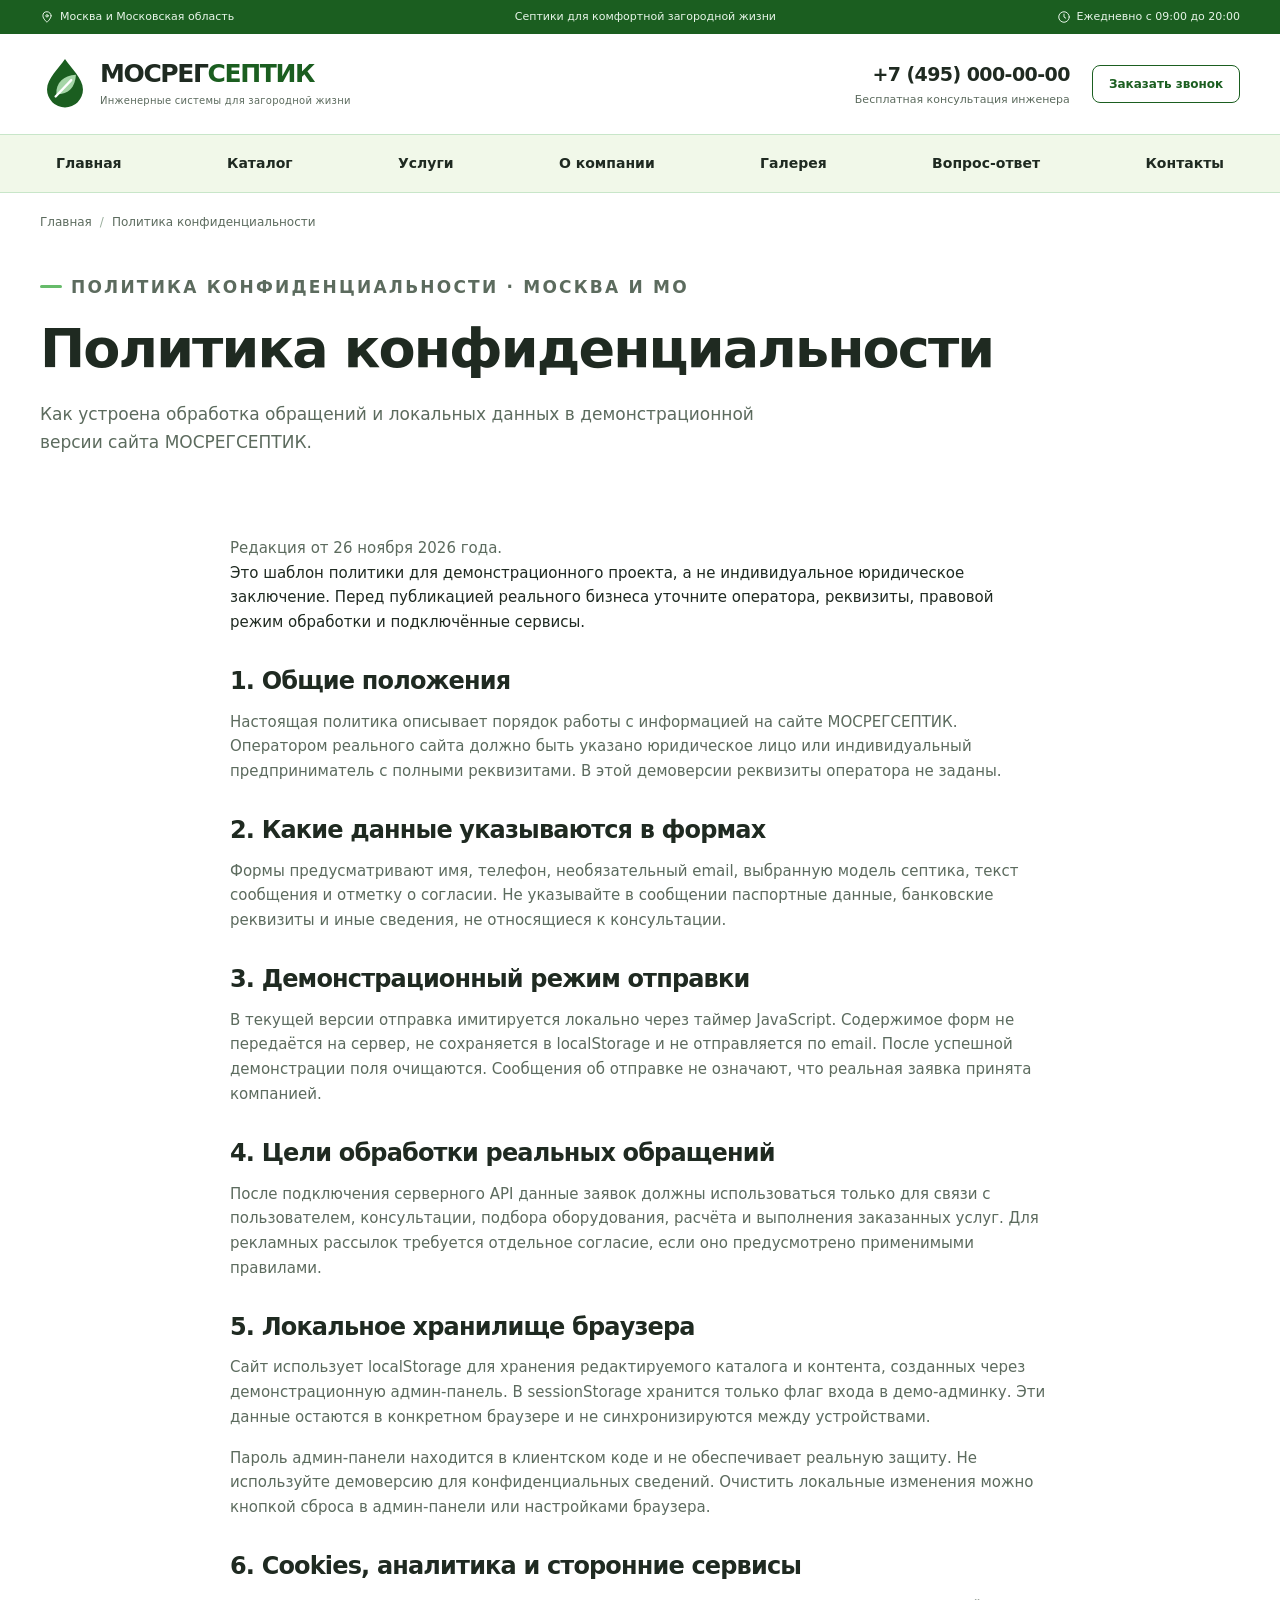
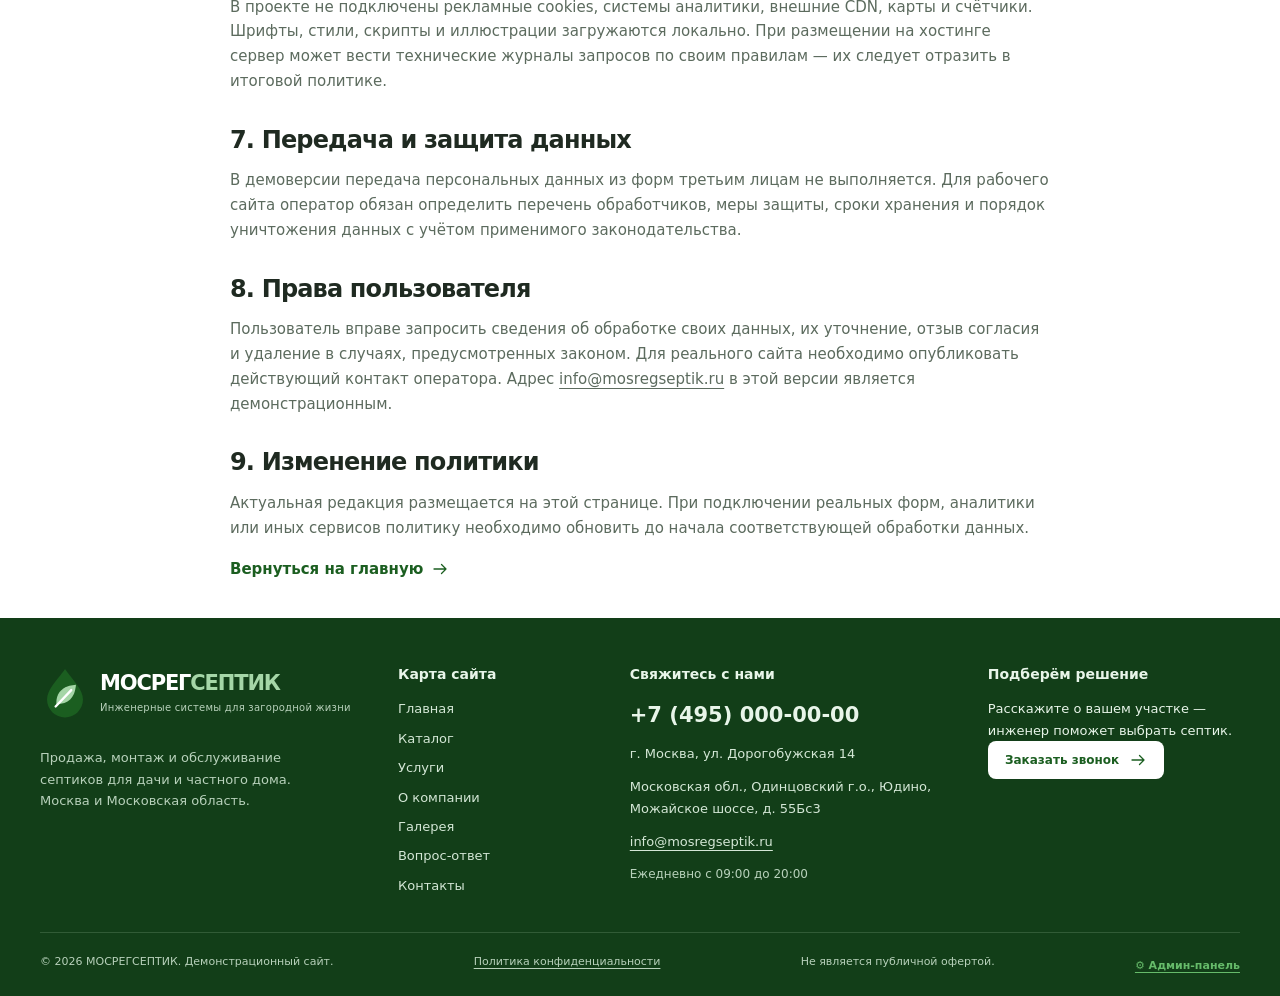
<file: privacy.html>
<!doctype html>
<html lang="ru">
  <head>
    <meta charset="UTF-8" />
    <meta name="viewport" content="width=device-width, initial-scale=1" />
    <meta name="theme-color" content="#1B5E20" />
    <meta name="color-scheme" content="light" />
    <title>Политика конфиденциальности — МОСРЕГСЕПТИК</title>
    <meta
      name="description"
      content="Политика конфиденциальности сайта МОСРЕГСЕПТИК: обработка заявок, защита персональных данных, локальное хранилище и права пользователя при обращении сайта."
    />
    <meta
      name="keywords"
      content="политика конфиденциальности, персональные данные, МОСРЕГСЕПТИК, конфиденциальность, Политика конфиденциальности"
    />
    <meta name="author" content="МОСРЕГСЕПТИК" />
    <meta
      name="robots"
      content="index, follow, max-image-preview:large, max-snippet:-1, max-video-preview:-1"
    />
    <link rel="canonical" href="https://mosregseptik.ru/privacy.html" />
    <link rel="alternate" hreflang="ru" href="https://mosregseptik.ru/privacy.html" />
    <meta name="format-detection" content="telephone=no" />
    <meta name="geo.region" content="RU-MOW" />
    <meta name="geo.placename" content="Москва" />
    <meta name="rating" content="general" />
    <meta name="apple-mobile-web-app-title" content="МОСРЕГСЕПТИК" />
    <meta name="application-name" content="МОСРЕГСЕПТИК" />
    <meta property="og:type" content="website" />
    <meta property="og:site_name" content="МОСРЕГСЕПТИК" />
    <meta property="og:title" content="Политика конфиденциальности — МОСРЕГСЕПТИК" />
    <meta
      property="og:description"
      content="Политика конфиденциальности сайта МОСРЕГСЕПТИК: обработка заявок, защита персональных данных, локальное хранилище и права пользователя при обращении сайта."
    />
    <meta property="og:url" content="https://mosregseptik.ru/privacy.html" />
    <meta property="og:image" content="https://mosregseptik.ru/assets/images/og-image.svg" />
    <meta property="og:image:width" content="1200" />
    <meta property="og:image:height" content="630" />
    <meta property="og:image:alt" content="МОСРЕГСЕПТИК — септики под ключ в Москве и МО" />
    <meta property="og:locale" content="ru_RU" />
    <meta name="twitter:card" content="summary_large_image" />
    <meta name="twitter:title" content="Политика конфиденциальности — МОСРЕГСЕПТИК" />
    <meta
      name="twitter:description"
      content="Политика конфиденциальности сайта МОСРЕГСЕПТИК: обработка заявок, защита персональных данных, локальное хранилище и права пользователя при обращении сайта."
    />
    <meta name="twitter:image" content="https://mosregseptik.ru/assets/images/og-image.svg" />
    <link rel="icon" href="assets/icons/favicon.svg" type="image/svg+xml" />
    <link rel="apple-touch-icon" href="assets/icons/apple-touch-icon.svg" />
    <link rel="manifest" href="manifest.webmanifest" />
    <link rel="stylesheet" href="css/reset.css" />
    <link rel="stylesheet" href="css/variables.css" />
    <link rel="stylesheet" href="css/main.css" />
    <link rel="stylesheet" href="css/components.css" />
    <script type="application/ld+json">
      {
        "@context": "https://schema.org",
        "@graph": [
          {
            "@type": "BreadcrumbList",
            "@id": "https://mosregseptik.ru/privacy.html#breadcrumbs",
            "itemListElement": [
              {
                "@type": "ListItem",
                "position": 1,
                "name": "Главная",
                "item": "https://mosregseptik.ru/index.html"
              },
              {
                "@type": "ListItem",
                "position": 2,
                "name": "Политика конфиденциальности",
                "item": "https://mosregseptik.ru/privacy.html"
              }
            ]
          },
          {
            "@type": "WebPage",
            "@id": "https://mosregseptik.ru/privacy.html#webpage",
            "url": "https://mosregseptik.ru/privacy.html",
            "name": "Политика конфиденциальности — МОСРЕГСЕПТИК",
            "description": "Политика конфиденциальности сайта МОСРЕГСЕПТИК: обработка заявок, защита персональных данных, локальное хранилище и права пользователя при обращении сайта.",
            "inLanguage": "ru-RU",
            "dateModified": "2026-11-26"
          }
        ]
      }
    </script>
  </head>
  <body>
    <a class="skip-link" href="#main">Перейти к содержимому</a>
    <header class="site-header">
      <div class="utility-bar">
        <div class="container">
          <span
            ><svg class="icon" viewBox="0 0 24 24" aria-hidden="true" focusable="false">
              <path d="M19 10c0 5-7 11-7 11S5 15 5 10a7 7 0 0 1 14 0Z" />
              <circle cx="12" cy="10" r="2" /></svg
            >Москва и Московская область</span
          ><span class="utility-note">Септики для комфортной загородной жизни</span
          ><span
            ><svg class="icon" viewBox="0 0 24 24" aria-hidden="true" focusable="false">
              <circle cx="12" cy="12" r="9" />
              <path d="M12 7v5l3 2" /></svg
            ><span data-contact="hours">Ежедневно с 09:00 до 20:00</span></span
          >
        </div>
      </div>
      <div class="container brand-row">
        <a class="brand" href="index.html" aria-label="МОСРЕГСЕПТИК — главная"
          ><img src="assets/images/logo.svg" alt="" width="64" height="70" /><span
            ><span class="brand-name"><span class="brand-mosreg">МОСРЕГ</span><span class="brand-septik">СЕПТИК</span></span
            ><span class="brand-tagline">Инженерные системы для загородной жизни</span></span
          ></a
        >
        <div class="header-actions">
          <div class="header-contact">
            <a class="header-phone" href="tel:+74950000000" data-contact="phone"
              >+7 (495) 000-00-00</a
            ><span class="header-hours">Бесплатная консультация инженера</span>
          </div>
          <button
            class="btn btn--outline btn--small"
            type="button"
            data-modal-open="callback-modal"
          >
            Заказать звонок
          </button>
        </div>
      </div>
      <div class="nav-band">
        <div class="container nav-inner">
          <span class="nav-mobile-label">Меню сайта</span
          ><button
            class="nav-toggle"
            type="button"
            aria-label="Открыть меню"
            aria-expanded="false"
            aria-controls="primary-nav"
          >
            <svg class="icon" viewBox="0 0 24 24" aria-hidden="true" focusable="false">
              <path d="M4 6h16M4 12h16M4 18h16" />
            </svg>
          </button>
          <nav class="site-nav" id="primary-nav" aria-label="Основная навигация">
            <a href="index.html">Главная</a><a href="catalog.html">Каталог</a
            ><a href="services.html">Услуги</a><a href="about.html">О компании</a
            ><a href="gallery.html">Галерея</a><a href="faq.html">Вопрос-ответ</a
            ><a href="contacts.html">Контакты</a>
          </nav>
        </div>
      </div>
    </header>
    <main id="main">
      <nav class="breadcrumbs container" aria-label="Хлебные крошки">
        <ol>
          <li><a href="index.html">Главная</a></li>
          <li aria-current="page">Политика конфиденциальности</li>
        </ol>
      </nav>
      <section class="page-intro">
        <div class="container">
          <p class="eyebrow">Политика конфиденциальности · Москва и МО</p>
          <h1>Политика конфиденциальности</h1>
          <p>
            Как устроена обработка обращений и локальных данных в демонстрационной версии сайта
            МОСРЕГСЕПТИК.
          </p>
        </div>
      </section>
      <section class="section section--compact">
        <div class="container prose">
          <p>Редакция от <time datetime="2026-11-26">26 ноября 2026 года</time>.</p>
          <div class="demo-warning">
            Это шаблон политики для демонстрационного проекта, а не индивидуальное юридическое
            заключение. Перед публикацией реального бизнеса уточните оператора, реквизиты, правовой
            режим обработки и подключённые сервисы.
          </div>
          <h2>1. Общие положения</h2>
          <p>
            Настоящая политика описывает порядок работы с информацией на сайте МОСРЕГСЕПТИК.
            Оператором реального сайта должно быть указано юридическое лицо или индивидуальный
            предприниматель с полными реквизитами. В этой демоверсии реквизиты оператора не заданы.
          </p>
          <h2>2. Какие данные указываются в формах</h2>
          <p>
            Формы предусматривают имя, телефон, необязательный email, выбранную модель септика,
            текст сообщения и отметку о согласии. Не указывайте в сообщении паспортные данные,
            банковские реквизиты и иные сведения, не относящиеся к консультации.
          </p>
          <h2>3. Демонстрационный режим отправки</h2>
          <p>
            В текущей версии отправка имитируется локально через таймер JavaScript. Содержимое форм
            не передаётся на сервер, не сохраняется в localStorage и не отправляется по email. После
            успешной демонстрации поля очищаются. Сообщения об отправке не означают, что реальная
            заявка принята компанией.
          </p>
          <h2>4. Цели обработки реальных обращений</h2>
          <p>
            После подключения серверного API данные заявок должны использоваться только для связи с
            пользователем, консультации, подбора оборудования, расчёта и выполнения заказанных
            услуг. Для рекламных рассылок требуется отдельное согласие, если оно предусмотрено
            применимыми правилами.
          </p>
          <h2>5. Локальное хранилище браузера</h2>
          <p>
            Сайт использует localStorage для хранения редактируемого каталога и контента, созданных
            через демонстрационную админ-панель. В sessionStorage хранится только флаг входа в
            демо-админку. Эти данные остаются в конкретном браузере и не синхронизируются между
            устройствами.
          </p>
          <p>
            Пароль админ-панели находится в клиентском коде и не обеспечивает реальную защиту. Не
            используйте демоверсию для конфиденциальных сведений. Очистить локальные изменения можно
            кнопкой сброса в админ-панели или настройками браузера.
          </p>
          <h2>6. Cookies, аналитика и сторонние сервисы</h2>
          <p>
            В проекте не подключены рекламные cookies, системы аналитики, внешние CDN, карты и
            счётчики. Шрифты, стили, скрипты и иллюстрации загружаются локально. При размещении на
            хостинге сервер может вести технические журналы запросов по своим правилам — их следует
            отразить в итоговой политике.
          </p>
          <h2>7. Передача и защита данных</h2>
          <p>
            В демоверсии передача персональных данных из форм третьим лицам не выполняется. Для
            рабочего сайта оператор обязан определить перечень обработчиков, меры защиты, сроки
            хранения и порядок уничтожения данных с учётом применимого законодательства.
          </p>
          <h2>8. Права пользователя</h2>
          <p>
            Пользователь вправе запросить сведения об обработке своих данных, их уточнение, отзыв
            согласия и удаление в случаях, предусмотренных законом. Для реального сайта необходимо
            опубликовать действующий контакт оператора. Адрес
            <a href="mailto:info@mosregseptik.ru">info@mosregseptik.ru</a> в этой версии является
            демонстрационным.
          </p>
          <h2>9. Изменение политики</h2>
          <p>
            Актуальная редакция размещается на этой странице. При подключении реальных форм,
            аналитики или иных сервисов политику необходимо обновить до начала соответствующей
            обработки данных.
          </p>
          <p>
            <a class="text-link" href="index.html"
              >Вернуться на главную
              <svg class="icon" viewBox="0 0 24 24" aria-hidden="true" focusable="false">
                <path d="M4 12h16m-6-6 6 6-6 6" /></svg
            ></a>
          </p>
        </div>
      </section>
    </main>
    <footer class="site-footer">
      <div class="container">
        <div class="footer-grid">
          <div class="footer-about">
            <a class="brand" href="index.html" aria-label="МОСРЕГСЕПТИК — главная"
              ><img src="assets/images/logo.svg" alt="" width="64" height="70" /><span
><span class="brand-name"><span class="brand-mosreg">МОСРЕГ</span><span class="brand-septik">СЕПТИК</span></span
                ><span class="brand-tagline">Инженерные системы для загородной жизни</span></span
              ></a
            >
            <p>
              Продажа, монтаж и обслуживание септиков для дачи и частного дома. Москва и Московская
              область.
            </p>
          </div>
          <div>
            <h2 class="footer-heading">Карта сайта</h2>
            <nav aria-label="Навигация в подвале">
              <ul class="footer-links">
                <li><a href="index.html">Главная</a></li>
                <li><a href="catalog.html">Каталог</a></li>
                <li><a href="services.html">Услуги</a></li>
                <li><a href="about.html">О компании</a></li>
                <li><a href="gallery.html">Галерея</a></li>
                <li><a href="faq.html">Вопрос-ответ</a></li>
                <li><a href="contacts.html">Контакты</a></li>
              </ul>
            </nav>
          </div>
          <div class="footer-contacts">
            <h2 class="footer-heading">Свяжитесь с нами</h2>
            <a class="footer-phone" href="tel:+74950000000" data-contact="phone"
              >+7 (495) 000-00-00</a
            >
            <address>
              <span data-contact="address1">г. Москва, ул. Дорогобужская 14</span
              ><span data-contact="address2"
                >Московская обл., Одинцовский г.о., Юдино, Можайское шоссе, д. 55Бс3</span
              ><a href="mailto:info@mosregseptik.ru" data-contact="email">info@mosregseptik.ru</a>
            </address>
            <p data-contact="hours">Ежедневно с 09:00 до 20:00</p>
          </div>
          <div>
            <h2 class="footer-heading">Подберём решение</h2>
            <p class="small">Расскажите о вашем участке — инженер поможет выбрать септик.</p>
            <button
              class="btn btn--light btn--small"
              type="button"
              data-modal-open="callback-modal"
            >
              Заказать звонок
              <svg class="icon" viewBox="0 0 24 24" aria-hidden="true" focusable="false">
                <path d="M4 12h16m-6-6 6 6-6 6" />
              </svg>
            </button>
          </div>
        </div>
        <div class="footer-bottom">
        <span>© 2026 МОСРЕГСЕПТИК. Демонстрационный сайт.</span><a href="privacy.html">Политика конфиденциальности</a><span>Не является публичной офертой.</span>
        <a href="admin.html" class="admin-link">⚙ Админ-панель</a>
      </div>
      </div>
    </footer>
    <button class="back-to-top" type="button" aria-label="Наверх" hidden>
      <svg class="icon" viewBox="0 0 24 24" aria-hidden="true" focusable="false">
        <path d="M12 20V4m-6 6 6-6 6 6" />
      </svg>
    </button>
    <dialog class="dialog" id="callback-modal" aria-labelledby="callback-title">
      <div class="dialog-inner">
        <div class="dialog-header">
          <div>
            <h2 id="callback-title">Закажите бесплатный звонок</h2>
            <p>Оставьте контакты и вопрос. Поможем подобрать септик для вашего участка.</p>
          </div>
          <button class="icon-button" type="button" data-modal-close aria-label="Закрыть окно">
            <svg class="icon" viewBox="0 0 24 24" aria-hidden="true" focusable="false">
              <path d="m6 6 12 12M6 18 18 6" />
            </svg>
          </button>
        </div>
        <form class="form" data-lead-form aria-label="Заявка на консультацию" novalidate>
          <input type="hidden" name="context" value="callback" />
          <div class="form-row">
            <div class="field">
              <label for="callback-name">Ваше имя *</label
              ><input
                id="callback-name"
                name="name"
                type="text"
                autocomplete="name"
                placeholder="Как к вам обращаться"
                required
                minlength="2"
                maxlength="100"
              />
            </div>
            <div class="field">
              <label for="callback-phone">Телефон *</label
              ><input
                id="callback-phone"
                name="phone"
                type="tel"
                inputmode="tel"
                autocomplete="tel-national"
                placeholder="+7 (___) ___-__-__"
                required
                maxlength="25"
              />
            </div>
          </div>
          <div class="form-row">
            <div class="field">
              <label for="callback-email">Email <span>(необязательно)</span></label
              ><input
                id="callback-email"
                name="email"
                type="email"
                autocomplete="email"
                placeholder="you@example.ru"
                maxlength="150"
              />
            </div>
            <div class="field">
              <label for="callback-product">Тип септика</label
              ><select id="callback-product" name="product">
                <option value="">Помогите подобрать септик</option>
              </select>
            </div>
          </div>
          <div class="field">
            <label for="callback-message">Сообщение *</label
            ><textarea
              id="callback-message"
              name="message"
              rows="3"
              required
              minlength="10"
              maxlength="3000"
              placeholder="Расскажите об участке и задайте вопрос (не менее 10 символов)"
            ></textarea>
          </div>
          <div class="consent">
            <input
              id="callback-consent"
              name="consent"
              type="checkbox"
              value="yes"
              required
            /><label for="callback-consent"
              >Я согласен на обработку персональных данных в соответствии с
              <a href="privacy.html">политикой конфиденциальности</a>.</label
            >
          </div>
          <p class="field-error" data-form-error role="alert" hidden></p>
          <button class="btn btn--wide" type="submit">
            Заказать звонок
            <svg class="icon" viewBox="0 0 24 24" aria-hidden="true" focusable="false">
              <path d="M4 12h16m-6-6 6 6-6 6" />
            </svg>
          </button>
          <p class="small" data-form-status role="status" aria-live="polite"></p>
          <p class="form-demo">
            * — обязательные поля. Демо-форма: данные не отправляются на сервер.
          </p>
        </form>
      </div>
    </dialog>
    <dialog class="dialog" id="success-modal" aria-labelledby="success-title">
      <div class="dialog-inner">
        <div class="dialog-header">
          <span class="success-icon"
            ><svg class="icon" viewBox="0 0 24 24" aria-hidden="true" focusable="false">
              <path d="m5 12 4 4L19 6" /></svg></span
          ><button class="icon-button" type="button" data-modal-close aria-label="Закрыть окно">
            <svg class="icon" viewBox="0 0 24 24" aria-hidden="true" focusable="false">
              <path d="m6 6 12 12M6 18 18 6" />
            </svg>
          </button>
        </div>
        <h2 id="success-title">Заявка отправлена</h2>
        <p class="success-copy">
          Спасибо за обращение! Это демонстрационный режим: данные никуда не переданы. Для приёма
          реальных заявок подключите серверный API.
        </p>
        <button class="btn" type="button" data-modal-close data-autofocus>Понятно</button>
      </div>
    </dialog>
    <script type="module" src="js/app.mjs"></script>
  </body>
</html>
</file>
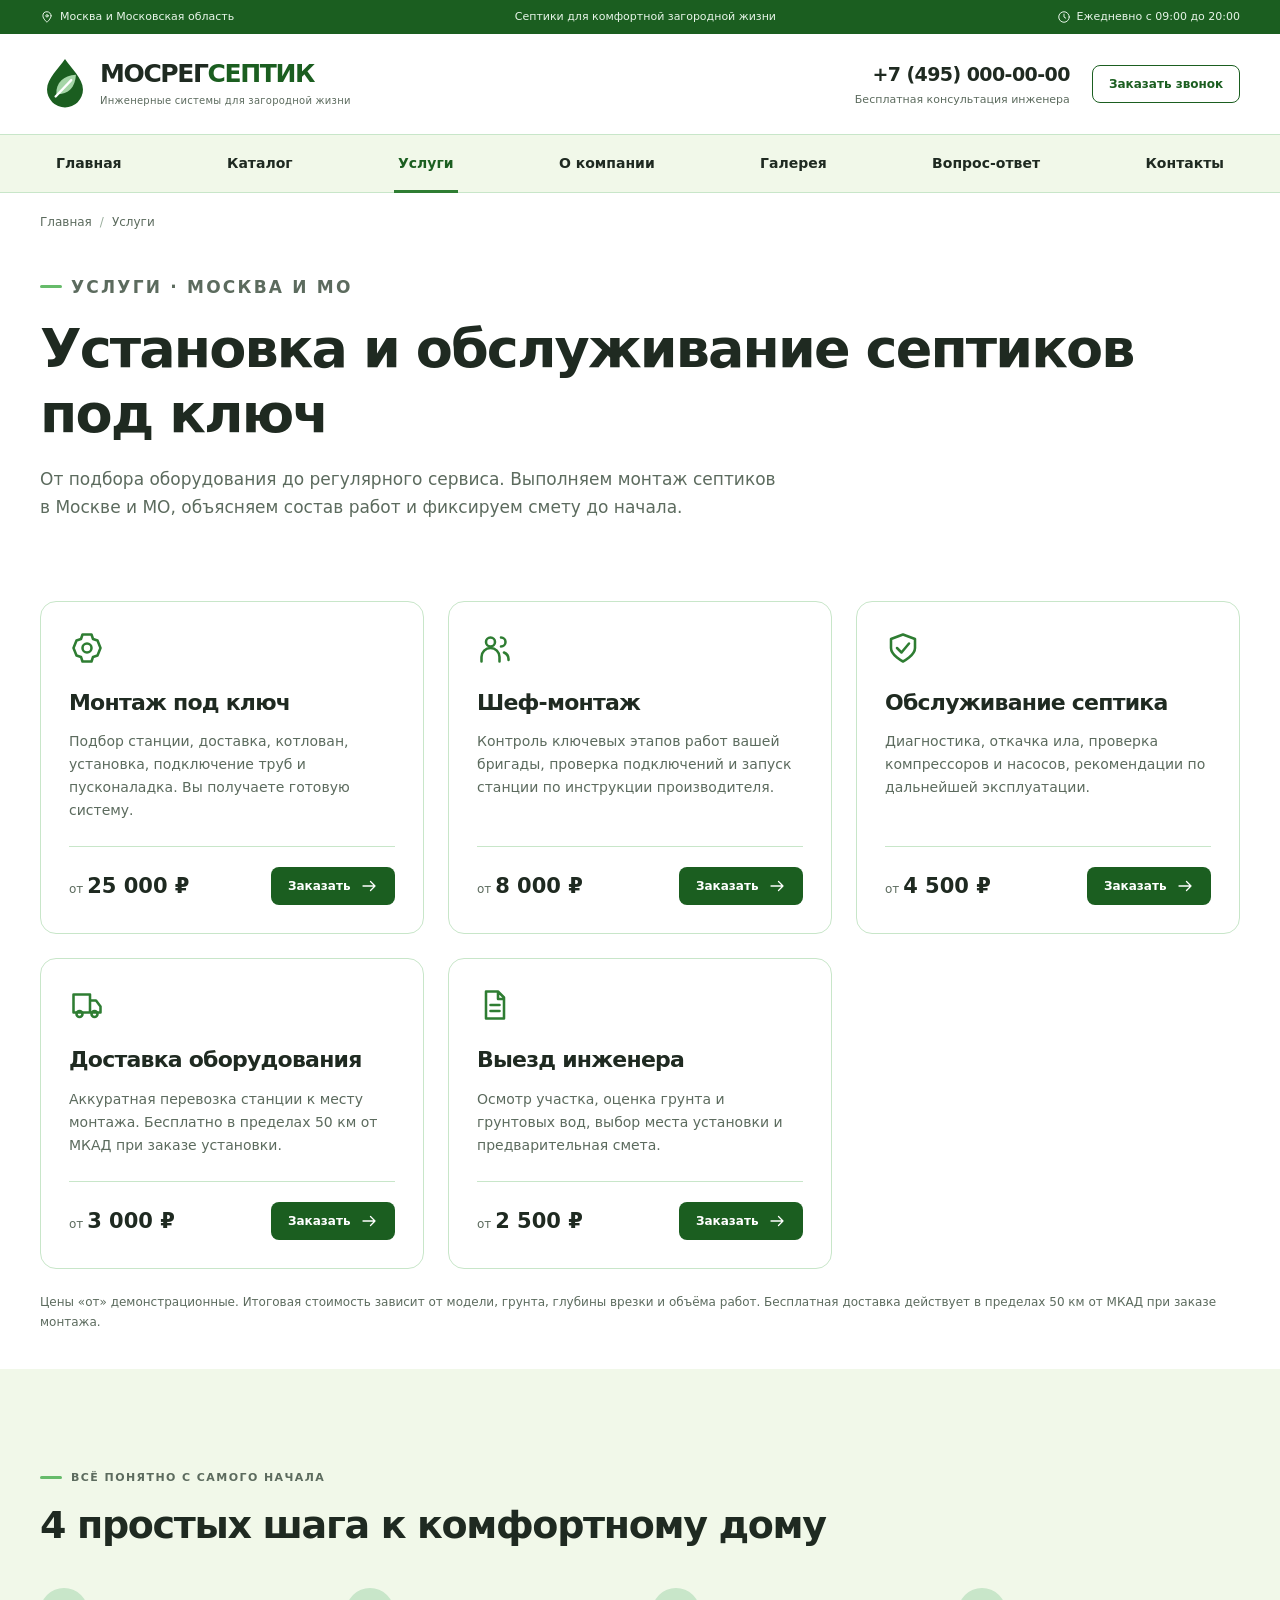
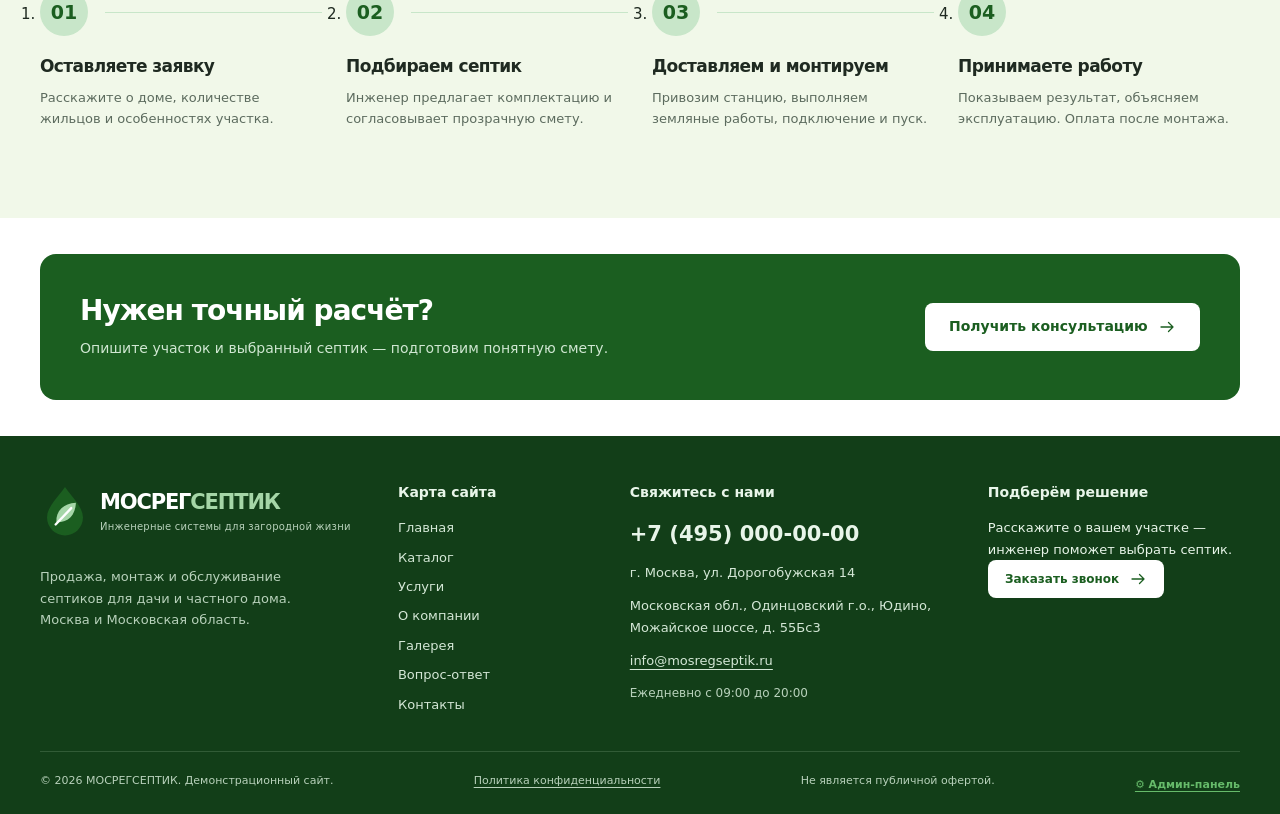
<file: services.html>
<!doctype html>
<html lang="ru">
  <head>
    <meta charset="UTF-8" />
    <meta name="viewport" content="width=device-width, initial-scale=1" />
    <meta name="theme-color" content="#1B5E20" />
    <meta name="color-scheme" content="light" />
    <title>Установка и обслуживание септиков — Москва и МО</title>
    <meta
      name="description"
      content="Монтаж септика под ключ, шеф-монтаж, доставка и обслуживание в Москве и МО. Выезд инженера, прозрачные цены от МОСРЕГСЕПТИК. Оставьте заявку на расчёт."
    />
    <meta
      name="keywords"
      content="монтаж септика, установка септика, обслуживание септика, шеф-монтаж, доставка, выезд инженера, Москва, МО, Услуги"
    />
    <meta name="author" content="МОСРЕГСЕПТИК" />
    <meta
      name="robots"
      content="index, follow, max-image-preview:large, max-snippet:-1, max-video-preview:-1"
    />
    <link rel="canonical" href="https://mosregseptik.ru/services.html" />
    <link rel="alternate" hreflang="ru" href="https://mosregseptik.ru/services.html" />
    <meta name="format-detection" content="telephone=no" />
    <meta name="geo.region" content="RU-MOW" />
    <meta name="geo.placename" content="Москва" />
    <meta name="rating" content="general" />
    <meta name="apple-mobile-web-app-title" content="МОСРЕГСЕПТИК" />
    <meta name="application-name" content="МОСРЕГСЕПТИК" />
    <meta property="og:type" content="website" />
    <meta property="og:site_name" content="МОСРЕГСЕПТИК" />
    <meta property="og:title" content="Установка и обслуживание септиков — Москва и МО" />
    <meta
      property="og:description"
      content="Монтаж септика под ключ, шеф-монтаж, доставка и обслуживание в Москве и МО. Выезд инженера, прозрачные цены от МОСРЕГСЕПТИК. Оставьте заявку на расчёт."
    />
    <meta property="og:url" content="https://mosregseptik.ru/services.html" />
    <meta property="og:image" content="https://mosregseptik.ru/assets/images/og-image.svg" />
    <meta property="og:image:width" content="1200" />
    <meta property="og:image:height" content="630" />
    <meta property="og:image:alt" content="МОСРЕГСЕПТИК — септики под ключ в Москве и МО" />
    <meta property="og:locale" content="ru_RU" />
    <meta name="twitter:card" content="summary_large_image" />
    <meta name="twitter:title" content="Установка и обслуживание септиков — Москва и МО" />
    <meta
      name="twitter:description"
      content="Монтаж септика под ключ, шеф-монтаж, доставка и обслуживание в Москве и МО. Выезд инженера, прозрачные цены от МОСРЕГСЕПТИК. Оставьте заявку на расчёт."
    />
    <meta name="twitter:image" content="https://mosregseptik.ru/assets/images/og-image.svg" />
    <link rel="icon" href="assets/icons/favicon.svg" type="image/svg+xml" />
    <link rel="apple-touch-icon" href="assets/icons/apple-touch-icon.svg" />
    <link rel="manifest" href="manifest.webmanifest" />
    <link rel="stylesheet" href="css/reset.css" />
    <link rel="stylesheet" href="css/variables.css" />
    <link rel="stylesheet" href="css/main.css" />
    <link rel="stylesheet" href="css/components.css" />
    <script type="application/ld+json">
      {
        "@context": "https://schema.org",
        "@graph": [
          {
            "@type": "BreadcrumbList",
            "@id": "https://mosregseptik.ru/services.html#breadcrumbs",
            "itemListElement": [
              {
                "@type": "ListItem",
                "position": 1,
                "name": "Главная",
                "item": "https://mosregseptik.ru/index.html"
              },
              {
                "@type": "ListItem",
                "position": 2,
                "name": "Услуги",
                "item": "https://mosregseptik.ru/services.html"
              }
            ]
          },
          {
            "@type": "Service",
            "@id": "https://mosregseptik.ru/services.html#service-turnkey",
            "name": "Монтаж под ключ",
            "serviceType": "Монтаж под ключ",
            "description": "Подбор станции, доставка, котлован, установка, подключение труб и пусконаладка. Вы получаете готовую систему.",
            "provider": { "@id": "https://mosregseptik.ru/#organization" },
            "areaServed": [
              { "@type": "City", "name": "Москва" },
              { "@type": "AdministrativeArea", "name": "Московская область" }
            ],
            "offers": {
              "@type": "Offer",
              "price": 25000,
              "priceCurrency": "RUB",
              "description": "Демонстрационная начальная цена",
              "url": "https://mosregseptik.ru/services.html#service-turnkey"
            }
          },
          {
            "@type": "Service",
            "@id": "https://mosregseptik.ru/services.html#service-chef",
            "name": "Шеф-монтаж",
            "serviceType": "Шеф-монтаж",
            "description": "Контроль ключевых этапов работ вашей бригады, проверка подключений и запуск станции по инструкции производителя.",
            "provider": { "@id": "https://mosregseptik.ru/#organization" },
            "areaServed": [
              { "@type": "City", "name": "Москва" },
              { "@type": "AdministrativeArea", "name": "Московская область" }
            ],
            "offers": {
              "@type": "Offer",
              "price": 8000,
              "priceCurrency": "RUB",
              "description": "Демонстрационная начальная цена",
              "url": "https://mosregseptik.ru/services.html#service-chef"
            }
          },
          {
            "@type": "Service",
            "@id": "https://mosregseptik.ru/services.html#service-maintenance",
            "name": "Обслуживание септика",
            "serviceType": "Обслуживание септика",
            "description": "Диагностика, откачка ила, проверка компрессоров и насосов, рекомендации по дальнейшей эксплуатации.",
            "provider": { "@id": "https://mosregseptik.ru/#organization" },
            "areaServed": [
              { "@type": "City", "name": "Москва" },
              { "@type": "AdministrativeArea", "name": "Московская область" }
            ],
            "offers": {
              "@type": "Offer",
              "price": 4500,
              "priceCurrency": "RUB",
              "description": "Демонстрационная начальная цена",
              "url": "https://mosregseptik.ru/services.html#service-maintenance"
            }
          },
          {
            "@type": "Service",
            "@id": "https://mosregseptik.ru/services.html#service-delivery",
            "name": "Доставка оборудования",
            "serviceType": "Доставка оборудования",
            "description": "Аккуратная перевозка станции к месту монтажа. Бесплатно в пределах 50 км от МКАД при заказе установки.",
            "provider": { "@id": "https://mosregseptik.ru/#organization" },
            "areaServed": [
              { "@type": "City", "name": "Москва" },
              { "@type": "AdministrativeArea", "name": "Московская область" }
            ],
            "offers": {
              "@type": "Offer",
              "price": 3000,
              "priceCurrency": "RUB",
              "description": "Демонстрационная начальная цена",
              "url": "https://mosregseptik.ru/services.html#service-delivery"
            }
          },
          {
            "@type": "Service",
            "@id": "https://mosregseptik.ru/services.html#service-engineer",
            "name": "Выезд инженера",
            "serviceType": "Выезд инженера",
            "description": "Осмотр участка, оценка грунта и грунтовых вод, выбор места установки и предварительная смета.",
            "provider": { "@id": "https://mosregseptik.ru/#organization" },
            "areaServed": [
              { "@type": "City", "name": "Москва" },
              { "@type": "AdministrativeArea", "name": "Московская область" }
            ],
            "offers": {
              "@type": "Offer",
              "price": 2500,
              "priceCurrency": "RUB",
              "description": "Демонстрационная начальная цена",
              "url": "https://mosregseptik.ru/services.html#service-engineer"
            }
          }
        ]
      }
    </script>
  </head>
  <body>
    <a class="skip-link" href="#main">Перейти к содержимому</a>
    <header class="site-header">
      <div class="utility-bar">
        <div class="container">
          <span
            ><svg class="icon" viewBox="0 0 24 24" aria-hidden="true" focusable="false">
              <path d="M19 10c0 5-7 11-7 11S5 15 5 10a7 7 0 0 1 14 0Z" />
              <circle cx="12" cy="10" r="2" /></svg
            >Москва и Московская область</span
          ><span class="utility-note">Септики для комфортной загородной жизни</span
          ><span
            ><svg class="icon" viewBox="0 0 24 24" aria-hidden="true" focusable="false">
              <circle cx="12" cy="12" r="9" />
              <path d="M12 7v5l3 2" /></svg
            ><span data-contact="hours">Ежедневно с 09:00 до 20:00</span></span
          >
        </div>
      </div>
      <div class="container brand-row">
        <a class="brand" href="index.html" aria-label="МОСРЕГСЕПТИК — главная"
          ><img src="assets/images/logo.svg" alt="" width="64" height="70" /><span
            ><span class="brand-name"><span class="brand-mosreg">МОСРЕГ</span><span class="brand-septik">СЕПТИК</span></span
            ><span class="brand-tagline">Инженерные системы для загородной жизни</span></span
          ></a
        >
        <div class="header-actions">
          <div class="header-contact">
            <a class="header-phone" href="tel:+74950000000" data-contact="phone"
              >+7 (495) 000-00-00</a
            ><span class="header-hours">Бесплатная консультация инженера</span>
          </div>
          <button
            class="btn btn--outline btn--small"
            type="button"
            data-modal-open="callback-modal"
          >
            Заказать звонок
          </button>
        </div>
      </div>
      <div class="nav-band">
        <div class="container nav-inner">
          <span class="nav-mobile-label">Меню сайта</span
          ><button
            class="nav-toggle"
            type="button"
            aria-label="Открыть меню"
            aria-expanded="false"
            aria-controls="primary-nav"
          >
            <svg class="icon" viewBox="0 0 24 24" aria-hidden="true" focusable="false">
              <path d="M4 6h16M4 12h16M4 18h16" />
            </svg>
          </button>
          <nav class="site-nav" id="primary-nav" aria-label="Основная навигация">
            <a href="index.html">Главная</a><a href="catalog.html">Каталог</a
            ><a href="services.html">Услуги</a><a href="about.html">О компании</a
            ><a href="gallery.html">Галерея</a><a href="faq.html">Вопрос-ответ</a
            ><a href="contacts.html">Контакты</a>
          </nav>
        </div>
      </div>
    </header>
    <main id="main">
      <nav class="breadcrumbs container" aria-label="Хлебные крошки">
        <ol>
          <li><a href="index.html">Главная</a></li>
          <li aria-current="page">Услуги</li>
        </ol>
      </nav>
      <section class="page-intro">
        <div class="container">
          <p class="eyebrow">Услуги · Москва и МО</p>
          <h1>Установка и обслуживание септиков под ключ</h1>
          <p>
            От подбора оборудования до регулярного сервиса. Выполняем монтаж септиков в Москве и МО,
            объясняем состав работ и фиксируем смету до начала.
          </p>
        </div>
      </section>
      <section class="section section--compact">
        <div class="container">
          <div class="grid grid--services" data-content="services">
            <article class="service-card" id="service-turnkey">
              <svg class="icon" viewBox="0 0 24 24" aria-hidden="true" focusable="false">
                <path d="m9 3-1 3-3 1-2 5 2 5 3 1 1 3h6l1-3 3-1 2-5-2-5-3-1-1-3Z" />
                <circle cx="12" cy="12" r="3" />
              </svg>
              <h2>Монтаж под ключ</h2>
              <p>
                Подбор станции, доставка, котлован, установка, подключение труб и пусконаладка. Вы
                получаете готовую систему.
              </p>
              <div class="service-bottom">
                <span class="service-price"><small>от </small>25 000 ₽</span
                ><button
                  class="btn btn--small"
                  type="button"
                  data-modal-open="callback-modal"
                  data-service="Монтаж под ключ"
                >
                  Заказать
                  <svg class="icon" viewBox="0 0 24 24" aria-hidden="true" focusable="false">
                    <path d="M4 12h16m-6-6 6 6-6 6" />
                  </svg>
                </button>
              </div>
            </article>
            <article class="service-card" id="service-chef">
              <svg class="icon" viewBox="0 0 24 24" aria-hidden="true" focusable="false">
                <circle cx="9" cy="8" r="3" />
                <path d="M3 21v-3a6 6 0 0 1 12 0v3M16 5a3 3 0 0 1 0 6m2 4a5 5 0 0 1 3 5" />
              </svg>
              <h2>Шеф-монтаж</h2>
              <p>
                Контроль ключевых этапов работ вашей бригады, проверка подключений и запуск станции
                по инструкции производителя.
              </p>
              <div class="service-bottom">
                <span class="service-price"><small>от </small>8 000 ₽</span
                ><button
                  class="btn btn--small"
                  type="button"
                  data-modal-open="callback-modal"
                  data-service="Шеф-монтаж"
                >
                  Заказать
                  <svg class="icon" viewBox="0 0 24 24" aria-hidden="true" focusable="false">
                    <path d="M4 12h16m-6-6 6 6-6 6" />
                  </svg>
                </button>
              </div>
            </article>
            <article class="service-card" id="service-maintenance">
              <svg class="icon" viewBox="0 0 24 24" aria-hidden="true" focusable="false">
                <path d="m12 3 8 3v6c0 5-8 9-8 9s-8-4-8-9V6l8-3Z" />
                <path d="m8 12 3 3 5-6" />
              </svg>
              <h2>Обслуживание септика</h2>
              <p>
                Диагностика, откачка ила, проверка компрессоров и насосов, рекомендации по
                дальнейшей эксплуатации.
              </p>
              <div class="service-bottom">
                <span class="service-price"><small>от </small>4 500 ₽</span
                ><button
                  class="btn btn--small"
                  type="button"
                  data-modal-open="callback-modal"
                  data-service="Обслуживание септика"
                >
                  Заказать
                  <svg class="icon" viewBox="0 0 24 24" aria-hidden="true" focusable="false">
                    <path d="M4 12h16m-6-6 6 6-6 6" />
                  </svg>
                </button>
              </div>
            </article>
            <article class="service-card" id="service-delivery">
              <svg class="icon" viewBox="0 0 24 24" aria-hidden="true" focusable="false">
                <path d="M3 5h11v12H3zM14 9h4l3 4v4h-7" />
                <circle cx="7" cy="18" r="2" />
                <circle cx="17" cy="18" r="2" />
              </svg>
              <h2>Доставка оборудования</h2>
              <p>
                Аккуратная перевозка станции к месту монтажа. Бесплатно в пределах 50 км от МКАД при
                заказе установки.
              </p>
              <div class="service-bottom">
                <span class="service-price"><small>от </small>3 000 ₽</span
                ><button
                  class="btn btn--small"
                  type="button"
                  data-modal-open="callback-modal"
                  data-service="Доставка оборудования"
                >
                  Заказать
                  <svg class="icon" viewBox="0 0 24 24" aria-hidden="true" focusable="false">
                    <path d="M4 12h16m-6-6 6 6-6 6" />
                  </svg>
                </button>
              </div>
            </article>
            <article class="service-card" id="service-engineer">
              <svg class="icon" viewBox="0 0 24 24" aria-hidden="true" focusable="false">
                <path d="M6 3h8l4 4v14H6zM14 3v5h4M9 12h6M9 16h6" />
              </svg>
              <h2>Выезд инженера</h2>
              <p>
                Осмотр участка, оценка грунта и грунтовых вод, выбор места установки и
                предварительная смета.
              </p>
              <div class="service-bottom">
                <span class="service-price"><small>от </small>2 500 ₽</span
                ><button
                  class="btn btn--small"
                  type="button"
                  data-modal-open="callback-modal"
                  data-service="Выезд инженера"
                >
                  Заказать
                  <svg class="icon" viewBox="0 0 24 24" aria-hidden="true" focusable="false">
                    <path d="M4 12h16m-6-6 6 6-6 6" />
                  </svg>
                </button>
              </div>
            </article>
          </div>
          <p class="catalog-note">
            Цены «от» демонстрационные. Итоговая стоимость зависит от модели, грунта, глубины врезки
            и объёма работ. Бесплатная доставка действует в пределах 50 км от МКАД при заказе
            монтажа.
          </p>
        </div>
      </section>
      <section class="section section--tint" aria-labelledby="steps-title">
        <div class="container">
          <div class="section-heading">
            <div>
              <p class="eyebrow">Всё понятно с самого начала</p>
              <h2>4 простых шага к комфортному дому</h2>
            </div>
          </div>
          <ol class="grid steps-grid" data-content="steps">
            <li class="step">
              <span class="step-number" aria-hidden="true">01</span>
              <h3>Оставляете заявку</h3>
              <p>Расскажите о доме, количестве жильцов и особенностях участка.</p>
            </li>
            <li class="step">
              <span class="step-number" aria-hidden="true">02</span>
              <h3>Подбираем септик</h3>
              <p>Инженер предлагает комплектацию и согласовывает прозрачную смету.</p>
            </li>
            <li class="step">
              <span class="step-number" aria-hidden="true">03</span>
              <h3>Доставляем и монтируем</h3>
              <p>Привозим станцию, выполняем земляные работы, подключение и пуск.</p>
            </li>
            <li class="step">
              <span class="step-number" aria-hidden="true">04</span>
              <h3>Принимаете работу</h3>
              <p>Показываем результат, объясняем эксплуатацию. Оплата после монтажа.</p>
            </li>
          </ol>
        </div>
      </section>
      <section class="section section--compact">
        <div class="container cta-band">
          <div>
            <h2>Нужен точный расчёт?</h2>
            <p>Опишите участок и выбранный септик — подготовим понятную смету.</p>
          </div>
          <button class="btn btn--light" type="button" data-modal-open="callback-modal">
            Получить консультацию
            <svg class="icon" viewBox="0 0 24 24" aria-hidden="true" focusable="false">
              <path d="M4 12h16m-6-6 6 6-6 6" />
            </svg>
          </button>
        </div>
      </section>
    </main>
    <footer class="site-footer">
      <div class="container">
        <div class="footer-grid">
          <div class="footer-about">
            <a class="brand" href="index.html" aria-label="МОСРЕГСЕПТИК — главная"
              ><img src="assets/images/logo.svg" alt="" width="64" height="70" /><span
><span class="brand-name"><span class="brand-mosreg">МОСРЕГ</span><span class="brand-septik">СЕПТИК</span></span
                ><span class="brand-tagline">Инженерные системы для загородной жизни</span></span
              ></a
            >
            <p>
              Продажа, монтаж и обслуживание септиков для дачи и частного дома. Москва и Московская
              область.
            </p>
          </div>
          <div>
            <h2 class="footer-heading">Карта сайта</h2>
            <nav aria-label="Навигация в подвале">
              <ul class="footer-links">
                <li><a href="index.html">Главная</a></li>
                <li><a href="catalog.html">Каталог</a></li>
                <li><a href="services.html">Услуги</a></li>
                <li><a href="about.html">О компании</a></li>
                <li><a href="gallery.html">Галерея</a></li>
                <li><a href="faq.html">Вопрос-ответ</a></li>
                <li><a href="contacts.html">Контакты</a></li>
              </ul>
            </nav>
          </div>
          <div class="footer-contacts">
            <h2 class="footer-heading">Свяжитесь с нами</h2>
            <a class="footer-phone" href="tel:+74950000000" data-contact="phone"
              >+7 (495) 000-00-00</a
            >
            <address>
              <span data-contact="address1">г. Москва, ул. Дорогобужская 14</span
              ><span data-contact="address2"
                >Московская обл., Одинцовский г.о., Юдино, Можайское шоссе, д. 55Бс3</span
              ><a href="mailto:info@mosregseptik.ru" data-contact="email">info@mosregseptik.ru</a>
            </address>
            <p data-contact="hours">Ежедневно с 09:00 до 20:00</p>
          </div>
          <div>
            <h2 class="footer-heading">Подберём решение</h2>
            <p class="small">Расскажите о вашем участке — инженер поможет выбрать септик.</p>
            <button
              class="btn btn--light btn--small"
              type="button"
              data-modal-open="callback-modal"
            >
              Заказать звонок
              <svg class="icon" viewBox="0 0 24 24" aria-hidden="true" focusable="false">
                <path d="M4 12h16m-6-6 6 6-6 6" />
              </svg>
            </button>
          </div>
        </div>
        <div class="footer-bottom">
        <span>© 2026 МОСРЕГСЕПТИК. Демонстрационный сайт.</span><a href="privacy.html">Политика конфиденциальности</a><span>Не является публичной офертой.</span>
        <a href="admin.html" class="admin-link">⚙ Админ-панель</a>
      </div>
      </div>
    </footer>
    <button class="back-to-top" type="button" aria-label="Наверх" hidden>
      <svg class="icon" viewBox="0 0 24 24" aria-hidden="true" focusable="false">
        <path d="M12 20V4m-6 6 6-6 6 6" />
      </svg>
    </button>
    <dialog class="dialog" id="callback-modal" aria-labelledby="callback-title">
      <div class="dialog-inner">
        <div class="dialog-header">
          <div>
            <h2 id="callback-title">Закажите бесплатный звонок</h2>
            <p>Оставьте контакты и вопрос. Поможем подобрать септик для вашего участка.</p>
          </div>
          <button class="icon-button" type="button" data-modal-close aria-label="Закрыть окно">
            <svg class="icon" viewBox="0 0 24 24" aria-hidden="true" focusable="false">
              <path d="m6 6 12 12M6 18 18 6" />
            </svg>
          </button>
        </div>
        <form class="form" data-lead-form aria-label="Заявка на консультацию" novalidate>
          <input type="hidden" name="context" value="callback" />
          <div class="form-row">
            <div class="field">
              <label for="callback-name">Ваше имя *</label
              ><input
                id="callback-name"
                name="name"
                type="text"
                autocomplete="name"
                placeholder="Как к вам обращаться"
                required
                minlength="2"
                maxlength="100"
              />
            </div>
            <div class="field">
              <label for="callback-phone">Телефон *</label
              ><input
                id="callback-phone"
                name="phone"
                type="tel"
                inputmode="tel"
                autocomplete="tel-national"
                placeholder="+7 (___) ___-__-__"
                required
                maxlength="25"
              />
            </div>
          </div>
          <div class="form-row">
            <div class="field">
              <label for="callback-email">Email <span>(необязательно)</span></label
              ><input
                id="callback-email"
                name="email"
                type="email"
                autocomplete="email"
                placeholder="you@example.ru"
                maxlength="150"
              />
            </div>
            <div class="field">
              <label for="callback-product">Тип септика</label
              ><select id="callback-product" name="product">
                <option value="">Помогите подобрать септик</option>
              </select>
            </div>
          </div>
          <div class="field">
            <label for="callback-message">Сообщение *</label
            ><textarea
              id="callback-message"
              name="message"
              rows="3"
              required
              minlength="10"
              maxlength="3000"
              placeholder="Расскажите об участке и задайте вопрос (не менее 10 символов)"
            ></textarea>
          </div>
          <div class="consent">
            <input
              id="callback-consent"
              name="consent"
              type="checkbox"
              value="yes"
              required
            /><label for="callback-consent"
              >Я согласен на обработку персональных данных в соответствии с
              <a href="privacy.html">политикой конфиденциальности</a>.</label
            >
          </div>
          <p class="field-error" data-form-error role="alert" hidden></p>
          <button class="btn btn--wide" type="submit">
            Заказать звонок
            <svg class="icon" viewBox="0 0 24 24" aria-hidden="true" focusable="false">
              <path d="M4 12h16m-6-6 6 6-6 6" />
            </svg>
          </button>
          <p class="small" data-form-status role="status" aria-live="polite"></p>
          <p class="form-demo">
            * — обязательные поля. Демо-форма: данные не отправляются на сервер.
          </p>
        </form>
      </div>
    </dialog>
    <dialog class="dialog" id="success-modal" aria-labelledby="success-title">
      <div class="dialog-inner">
        <div class="dialog-header">
          <span class="success-icon"
            ><svg class="icon" viewBox="0 0 24 24" aria-hidden="true" focusable="false">
              <path d="m5 12 4 4L19 6" /></svg></span
          ><button class="icon-button" type="button" data-modal-close aria-label="Закрыть окно">
            <svg class="icon" viewBox="0 0 24 24" aria-hidden="true" focusable="false">
              <path d="m6 6 12 12M6 18 18 6" />
            </svg>
          </button>
        </div>
        <h2 id="success-title">Заявка отправлена</h2>
        <p class="success-copy">
          Спасибо за обращение! Это демонстрационный режим: данные никуда не переданы. Для приёма
          реальных заявок подключите серверный API.
        </p>
        <button class="btn" type="button" data-modal-close data-autofocus>Понятно</button>
      </div>
    </dialog>
    <script type="module" src="js/app.mjs"></script>
  </body>
</html>
</file>
<file: css/main.css>
/* Общая сетка, типографика, шапка и подвал. Mobile-first. */
html {
  scroll-behavior: smooth;
}
body {
  font-family: var(--font-body);
  color: var(--color-text);
  background: var(--color-surface);
  font-size: 15px;
  line-height: 1.65;
  -webkit-font-smoothing: antialiased;
  -moz-osx-font-smoothing: grayscale;
}
body.modal-open {
  overflow: hidden;
}
.container {
  width: min(100% - 32px, var(--container));
  margin-inline: auto;
}
.section {
  padding-block: 56px;
}
.section--tint {
  background: var(--color-bg);
}
.section--dark {
  background: var(--color-primary);
  color: white;
}
.section--compact {
  padding-block: 32px;
}
h1,
h2,
h3,
h4 {
  line-height: 1.2;
  letter-spacing: -0.035em;
  font-weight: 750;
}
h1 {
  font-size: clamp(32px, 5vw, 54px);
}
h2 {
  font-size: clamp(27px, 3.5vw, 38px);
}
h3 {
  font-size: 20px;
}
p + p {
  margin-top: 16px;
}
a {
  text-decoration-thickness: 1px;
  text-underline-offset: 4px;
}
a,
button,
input,
select,
textarea {
  -webkit-tap-highlight-color: transparent;
}
:focus-visible {
  outline: 3px solid var(--color-accent);
  outline-offset: 4px;
}
::selection {
  background: var(--color-mint);
  color: var(--color-primary);
}
.muted {
  color: var(--color-text-muted);
}
.text-green {
  color: var(--color-primary);
}
.small {
  font-size: 13px;
}
.eyebrow {
  display: flex;
  align-items: center;
  gap: 9px;
  color: var(--color-primary-light);
  font-size: 11px;
  font-weight: 750;
  letter-spacing: 0.13em;
  text-transform: uppercase;
  margin-bottom: 16px;
}
.eyebrow::before {
  content: '';
  width: 22px;
  height: 3px;
  background: var(--color-accent);
  border-radius: 2px;
}
.section-heading {
  display: flex;
  flex-direction: column;
  align-items: flex-start;
  gap: 16px;
  margin-bottom: 30px;
}
.section-heading p {
  margin-top: 12px;
  max-width: 650px;
  color: var(--color-text-muted);
}
.section-heading .text-link {
  white-space: nowrap;
}
.text-link {
  display: inline-flex;
  align-items: center;
  gap: 8px;
  color: var(--color-primary);
  font-weight: 650;
  text-decoration: none;
}
.text-link:hover {
  text-decoration: underline;
}
.text-link .icon {
  width: 18px;
  height: 18px;
}
.icon {
  width: 24px;
  height: 24px;
  flex: 0 0 auto;
  fill: none;
  stroke: currentColor;
  stroke-width: 1.7;
  stroke-linecap: round;
  stroke-linejoin: round;
}
.skip-link {
  position: fixed;
  top: -100px;
  left: 16px;
  z-index: 100;
  padding: 12px 20px;
  background: white;
  color: var(--color-primary);
  border-radius: 8px;
}
.skip-link:focus {
  top: 12px;
  transition: top var(--duration-normal) var(--ease-out);
}
.utility-bar {
  background: var(--color-primary);
  color: #e8f5e9;
  font-size: 11px;
}
.utility-bar .container {
  display: flex;
  justify-content: space-between;
  align-items: center;
  min-height: 34px;
  gap: 16px;
}
.utility-bar span {
  display: inline-flex;
  align-items: center;
  gap: 6px;
}
.utility-bar .icon {
  width: 14px;
  height: 14px;
}
.utility-note {
  display: none !important;
}
.brand-row {
  display: flex;
  align-items: center;
  justify-content: space-between;
  gap: 16px;
  padding-block: 18px;
}
.brand {
  display: inline-flex;
  align-items: center;
  gap: 10px;
  text-decoration: none;
  flex-shrink: 0;
  cursor: pointer;
}
.brand img {
  width: 43px;
  height: 48px;
}
.brand-name {
  display: block;
  font-size: 19px;
  font-weight: 850;
  letter-spacing: -0.055em;
  line-height: 1.2;
}
.brand-mosreg {
  color: var(--color-text);
  transition: color var(--duration-normal) var(--ease-out);
}
.brand-septik {
  color: var(--color-primary);
}
.brand:hover .brand-mosreg,
.brand:focus .brand-mosreg {
  color: var(--color-primary);
}
.brand-tagline {
  display: block;
  font-size: 9px;
  letter-spacing: 0.025em;
  color: var(--color-text-muted);
  margin-top: 4px;
}
.header-contact {
  display: none;
  text-align: right;
}
.header-phone {
  font-size: 19px;
  font-weight: 750;
  text-decoration: none;
  letter-spacing: -0.03em;
}
.header-hours {
  display: block;
  font-size: 11px;
  color: var(--color-text-muted);
}
.header-actions {
  display: flex;
  align-items: center;
  gap: 22px;
}
.nav-band {
  background: var(--color-bg);
  border-block: 1px solid var(--color-border);
  position: sticky;
  top: 0;
  z-index: 30;
}
.nav-inner {
  position: relative;
  display: flex;
  align-items: center;
  justify-content: space-between;
  min-height: 54px;
}
.site-nav {
  display: flex;
  flex-direction: column;
  gap: 2px;
  padding: 8px 0 18px;
}
.site-nav a {
  display: block;
  padding: 10px 14px;
  text-decoration: none;
  font-size: 14px;
  font-weight: 550;
  border-radius: 6px;
}
.site-nav a:hover {
  background: var(--color-border);
  transform: translateX(2px);
}
.site-nav a.is-active {
  color: var(--color-primary);
  background: var(--color-border);
  font-weight: 750;
  transform: translateX(0);
}
.nav-mobile-label {
  font-size: 13px;
  font-weight: 700;
  color: var(--color-primary);
}
.nav-toggle {
  display: inline-flex;
  align-items: center;
  gap: 8px;
  border: 0;
  background: transparent;
  padding: 12px 0;
  transition: transform var(--duration-normal) var(--ease-out);
}
.nav-toggle:hover {
  transform: scale(1.1);
}
.nav-toggle .icon {
  width: 22px;
  transition: transform var(--duration-normal) var(--ease-out);
}
.nav-toggle.is-active .icon {
  transform: rotate(90deg);
}
.js-enabled .site-nav {
  display: none;
  position: absolute;
  top: 100%;
  left: -16px;
  right: -16px;
  background: var(--color-bg);
  padding: 0 16px 0;
  max-height: 0;
  overflow: hidden;
  box-shadow: none;
  border-bottom: 1px solid transparent;
  transition:
    max-height var(--duration-slow) var(--ease-out),
    padding var(--duration-slow) var(--ease-out),
    box-shadow var(--duration-normal) var(--ease-out),
    border-color var(--duration-normal) var(--ease-out);
}
.js-enabled .site-nav.is-open {
  display: block;
  max-height: 500px;
  padding: 12px 16px 20px;
  box-shadow: var(--shadow-md);
  border-bottom-color: var(--color-border);
}
.js-enabled .site-nav.is-open a {
  opacity: 1;
  transform: translateX(0);
}
.js-enabled .site-nav a {
  opacity: 0;
  transform: translateX(-12px);
  transition:
    opacity var(--duration-normal) var(--ease-out),
    transform var(--duration-normal) var(--ease-out),
    background var(--duration-fast) var(--ease-out);
}
.nav-cta {
  display: none !important;
}
.breadcrumbs {
  padding-block: 20px;
  font-size: 12px;
  color: var(--color-text-muted);
}
.breadcrumbs ol {
  list-style: none;
  display: flex;
  flex-wrap: wrap;
  align-items: center;
  gap: 8px;
}
.breadcrumbs li + li::before {
  content: '/';
  margin-right: 8px;
  color: #9aae9d;
}
.breadcrumbs a {
  text-decoration: none;
}
.breadcrumbs a:hover {
  color: var(--color-primary);
}
.page-intro {
  padding: 16px 0 36px;
}
.page-intro h1 {
  margin-bottom: 18px;
}
.page-intro > .container > p {
  max-width: 750px;
  color: var(--color-text-muted);
  font-size: 17px;
}
.site-footer {
  background: #123e18;
  color: #e8f5e9;
  padding-top: 48px;
}
.footer-grid {
  display: grid;
  gap: 32px;
  padding-bottom: 36px;
}
.site-footer .brand-name {
  color: white;
  font-size: 21px;
}
.site-footer .brand-mosreg {
  color: white;
  transition: color var(--duration-normal) var(--ease-out);
}
.site-footer .brand-septik {
  color: var(--color-mint);
}
.site-footer .brand:hover .brand-mosreg {
  color: var(--color-mint);
}
.site-footer .brand-tagline {
  color: #b8d1bb;
}
.footer-about p {
  color: #b8d1bb;
  font-size: 13px;
  margin-top: 18px;
  max-width: 280px;
}
.footer-heading {
  font-size: 14px;
  font-weight: 700;
  margin-bottom: 16px;
  letter-spacing: 0;
}
.footer-links {
  list-style: none;
  display: grid;
  gap: 8px;
  font-size: 13px;
}
.footer-links a {
  color: #d4e7d6;
  text-decoration: none;
}
.footer-links a:hover {
  color: white;
  text-decoration: underline;
}
.footer-contacts address {
  font-style: normal;
  font-size: 13px;
  color: #d4e7d6;
  display: grid;
  gap: 12px;
}
.footer-contacts p {
  font-size: 12px;
  color: #b8d1bb;
  margin-top: 12px;
}
.footer-phone {
  display: inline-block;
  font-size: 21px;
  font-weight: 700;
  text-decoration: none;
  margin-bottom: 10px;
}
.footer-bottom {
  border-top: 1px solid #315b36;
  padding-block: 20px;
  display: flex;
  flex-direction: column;
  gap: 8px;
  color: #b8d1bb;
  font-size: 11px;
}
.footer-bottom a {
  text-underline-offset: 3px;
}
.footer-bottom .admin-link {
  color: var(--color-accent);
  font-weight: 600;
  margin-top: 4px;
}
.footer-bottom .admin-link:hover {
  color: var(--color-mint);
}
.back-to-top {
  position: fixed;
  bottom: 22px;
  right: 20px;
  z-index: 25;
  width: 46px;
  height: 46px;
  display: grid;
  place-items: center;
  background: var(--color-primary);
  color: white;
  border: 2px solid white;
  border-radius: 50%;
  box-shadow: var(--shadow-md);
  opacity: 0;
  transform: translateY(16px) scale(0.9);
  transition:
    opacity var(--duration-normal) var(--ease-out),
    transform var(--duration-normal) var(--ease-out),
    background var(--duration-fast) var(--ease-out);
  pointer-events: none;
}
.back-to-top.is-visible {
  opacity: 1;
  transform: translateY(0) scale(1);
  pointer-events: auto;
}
.back-to-top:hover {
  background: var(--color-primary-light);
  transform: translateY(-3px) scale(1.05);
}
.two-column {
  display: grid;
  gap: 32px;
}
.prose {
  max-width: 820px;
}
.prose h2 {
  font-size: 24px;
  margin: 32px 0 14px;
}
.prose h3 {
  font-size: 18px;
  margin: 24px 0 10px;
}
.prose p,
.prose li {
  color: var(--color-text-muted);
}
.prose ul,
.prose ol {
  padding-left: 22px;
  margin-block: 14px;
}
.prose li + li {
  margin-top: 8px;
}
.empty-state {
  padding: 48px 24px;
  text-align: center;
  background: var(--color-bg);
  border-radius: var(--radius-md);
  grid-column: 1 / -1;
}
.empty-state p {
  margin: 10px 0 20px;
  color: var(--color-text-muted);
}

/* ===== Scroll-анимации ===== */
.reveal {
  opacity: 0;
  transform: translateY(28px);
  transition:
    opacity var(--duration-slow) var(--ease-out),
    transform var(--duration-slow) var(--ease-out);
}
.reveal.is-inview {
  opacity: 1;
  transform: translateY(0);
}
.reveal-delay-1 { transition-delay: 0.08s; }
.reveal-delay-2 { transition-delay: 0.16s; }
.reveal-delay-3 { transition-delay: 0.24s; }
.reveal-delay-4 { transition-delay: 0.32s; }
.reveal-delay-5 { transition-delay: 0.40s; }

.reveal-left {
  opacity: 0;
  transform: translateX(-32px);
  transition:
    opacity var(--duration-slow) var(--ease-out),
    transform var(--duration-slow) var(--ease-out);
}
.reveal-left.is-inview {
  opacity: 1;
  transform: translateX(0);
}

.reveal-right {
  opacity: 0;
  transform: translateX(32px);
  transition:
    opacity var(--duration-slow) var(--ease-out),
    transform var(--duration-slow) var(--ease-out);
}
.reveal-right.is-inview {
  opacity: 1;
  transform: translateX(0);
}

.reveal-scale {
  opacity: 0;
  transform: scale(0.92);
  transition:
    opacity var(--duration-slow) var(--ease-out),
    transform var(--duration-slow) var(--ease-out);
}
.reveal-scale.is-inview {
  opacity: 1;
  transform: scale(1);
}
@media (min-width: 480px) {
  .container {
    width: min(100% - 48px, var(--container));
  }
  .brand-name {
    font-size: 23px;
  }
  .brand-tagline {
    font-size: 10px;
  }
  .brand img {
    width: 48px;
    height: 52px;
  }
  .footer-grid {
    grid-template-columns: 1fr 1fr;
  }
  .section-heading {
    flex-direction: row;
    justify-content: space-between;
    align-items: flex-end;
  }
}
@media (min-width: 768px) {
  .section {
    padding-block: 76px;
  }
  .container {
    width: min(100% - 64px, var(--container));
  }
  .utility-note {
    display: inline-flex !important;
  }
  .header-contact {
    display: block;
  }
  .brand-row {
    padding-block: 22px;
  }
  .brand-name {
    font-size: 25px;
  }
  .brand img {
    width: 50px;
    height: 56px;
  }
  .nav-toggle,
  .nav-mobile-label {
    display: none;
  }
  .js-enabled .site-nav,
  .site-nav {
    position: static !important;
    display: flex !important;
    flex-direction: row;
    justify-content: space-between;
    padding: 0;
    max-height: none !important;
    overflow: visible !important;
    box-shadow: none;
    border: 0;
    background: transparent;
    width: 100%;
    gap: 4px;
  }
  .js-enabled .site-nav a {
    opacity: 1 !important;
    transform: none !important;
  }
  .site-nav a {
    padding: 17px 12px;
    font-size: 13px;
    border-radius: 0;
    position: relative;
  }
  .site-nav a.is-active {
    background: transparent;
  }
  .site-nav a.is-active::after {
    content: '';
    position: absolute;
    height: 3px;
    background: var(--color-primary-light);
    bottom: -1px;
    left: 12px;
    right: 12px;
  }
  .nav-inner {
    min-height: 56px;
  }
  .two-column {
    grid-template-columns: 1.3fr 1fr;
    gap: 56px;
    align-items: start;
  }
  .footer-grid {
    grid-template-columns: 1.3fr 0.8fr 1.3fr 1fr;
    gap: 30px;
  }
  .footer-bottom {
    flex-direction: row;
    justify-content: space-between;
  }
  .page-intro {
    padding: 20px 0 44px;
  }
}
@media (min-width: 1200px) {
  .nav-cta {
    display: inline-flex !important;
    margin-left: 24px;
    flex-shrink: 0;
  }
  .js-enabled .site-nav,
  .site-nav {
    width: auto;
    flex: 1;
    justify-content: space-between;
  }
  .site-nav a {
    padding-inline: 16px;
    font-size: 14px;
  }
  .section {
    padding-block: 88px;
  }
  .section--compact {
    padding-block: 36px;
  }
}
</file>
<file: css/variables.css>
/* Единые настройки бренда. Цвета меняются здесь. */
:root {
  --color-primary: #1b5e20;
  --color-primary-light: #2e7d32;
  --color-accent: #66bb6a;
  --color-mint: #a5d6a7;
  --color-bg: #f1f8e9;
  --color-surface: #ffffff;
  --color-text: #1f2a21;
  --color-text-muted: #5c6b5e;
  --color-border: #c8e6c9;
  --color-error: #c62828;
  --color-success: #2e7d32;
  --font-body: system-ui, Arial, sans-serif;
  --radius-sm: 8px;
  --radius-md: 16px;
  --radius-lg: 24px;
  --shadow-sm: 0 4px 18px rgb(27 94 32 / 6%);
  --shadow-md: 0 16px 44px rgb(27 94 32 / 12%);
  --container: 1200px;
  --header-height: 72px;

  /* Анимации */
  --ease-out: cubic-bezier(0.22, 1, 0.36, 1);
  --ease-spring: cubic-bezier(0.34, 1.56, 0.64, 1);
  --duration-fast: 0.2s;
  --duration-normal: 0.35s;
  --duration-slow: 0.5s;
  --duration-page: 0.7s;
}
</file>
<file: css/components.css>
/* Компоненты интерфейса. Без внешних библиотек. */
.site-notice {
  position: fixed;
  bottom: 20px;
  left: 20px;
  max-width: min(420px, calc(100% - 40px));
  z-index: 50;
  padding: 16px 20px;
  border: 1px solid var(--color-border);
  border-radius: 10px;
  background: white;
  box-shadow: var(--shadow-md);
  font-size: 13px;
}
.btn {
  display: inline-flex;
  justify-content: center;
  align-items: center;
  gap: 10px;
  min-height: 48px;
  padding: 12px 23px;
  border: 1px solid transparent;
  border-radius: var(--radius-sm);
  background: var(--color-primary);
  color: white;
  font-size: 14px;
  font-weight: 650;
  line-height: 1.4;
  text-decoration: none;
  transition:
    background var(--duration-normal) var(--ease-out),
    transform var(--duration-normal) var(--ease-out),
    box-shadow var(--duration-normal) var(--ease-out);
  will-change: transform;
}
.btn:hover {
  background: var(--color-primary-light);
  box-shadow: 0 8px 24px rgb(27 94 32 / 18%);
  transform: translateY(-2px);
}
.btn:active {
  transform: translateY(0) scale(0.98);
}
.btn .icon {
  width: 18px;
  height: 18px;
}
.btn--outline {
  background: transparent;
  border-color: var(--color-primary);
  color: var(--color-primary);
}
.btn--outline:hover {
  background: var(--color-border);
}
.btn--light {
  background: white;
  color: var(--color-primary);
}
.btn--light:hover {
  background: var(--color-bg);
}
.btn--small {
  min-height: 38px;
  padding: 8px 16px;
  font-size: 12px;
}
.btn--danger {
  background: var(--color-error);
}
.btn--danger:hover {
  background: #a92020;
}
.btn--wide {
  width: 100%;
}
.hero {
  background: var(--color-bg);
  overflow: hidden;
  position: relative;
}
.hero::after {
  content: '';
  position: absolute;
  inset: 0;
  background: radial-gradient(ellipse at 70% 60%, rgb(165 214 167 / 12%), transparent 60%);
  pointer-events: none;
}
.hero-grid {
  display: grid;
  gap: 12px;
  padding-top: 38px;
}
.hero-copy {
  position: relative;
  z-index: 1;
}
.hero-copy > * {
  opacity: 0;
  transform: translateY(24px);
  transition:
    opacity var(--duration-slow) var(--ease-out),
    transform var(--duration-slow) var(--ease-out);
}
.hero-copy > *:is(.eyebrow) { transition-delay: 0.05s; }
.hero-copy > *:is(h1) { transition-delay: 0.12s; }
.hero-copy > *:is(.hero-description) { transition-delay: 0.2s; }
.hero-copy > *:is(.hero-actions) { transition-delay: 0.28s; }
.hero-copy > *:is(.hero-note) { transition-delay: 0.36s; }
.hero.is-loaded .hero-copy > * {
  opacity: 1;
  transform: translateY(0);
}
/* Fallback: если JS не загрузился, показываем контент */
.hero-copy > * { opacity: 1; transform: none; }
.hero.is-loaded .hero-copy > * {
  opacity: 1;
  transform: translateY(0);
}
.hero-visual {
  position: relative;
  align-self: end;
  margin-inline: -12px;
  opacity: 0;
  transform: translateX(30px) scale(0.97);
  background: #ffffff;
  border-radius: var(--radius-md);
  padding: 20px;
  transition:
    opacity var(--duration-page) var(--ease-out),
    transform var(--duration-page) var(--ease-out);
}
.hero.is-loaded .hero-visual {
  opacity: 1;
  transform: translateX(0) scale(1);
}
.hero h1 {
  max-width: 670px;
  margin-bottom: 20px;
}
.hero h1 span {
  color: var(--color-primary-light);
}
.hero-description {
  max-width: 510px;
  color: var(--color-text-muted);
  font-size: 17px;
}
.hero-actions {
  display: flex;
  flex-wrap: wrap;
  gap: 12px;
  margin-top: 28px;
}
.hero-note {
  display: flex;
  align-items: center;
  gap: 7px;
  font-size: 12px;
  color: var(--color-text-muted);
  margin-top: 18px;
}
.hero-note .icon {
  width: 16px;
  height: 16px;
  color: var(--color-primary-light);
}
.hero-visual {
  position: relative;
  align-self: end;
  margin-inline: -12px;
}
.hero-visual > img {
  width: 100%;
  height: auto;
}
.hero-sticker {
  position: absolute;
  left: 8%;
  bottom: 10%;
  display: flex;
  align-items: center;
  gap: 12px;
  background: white;
  border: 1px solid var(--color-border);
  border-radius: 12px;
  padding: 13px 18px;
  box-shadow: var(--shadow-md);
}
.hero-sticker > .icon {
  width: 34px;
  height: 34px;
  color: var(--color-primary-light);
}
.hero-sticker strong {
  display: block;
  font-size: 15px;
}
.hero-sticker span {
  display: block;
  font-size: 11px;
  color: var(--color-text-muted);
}
.benefits-strip {
  border-bottom: 1px solid var(--color-border);
  background: white;
}
.benefits-grid {
  display: grid;
  padding-block: 24px;
  gap: 22px;
}
.benefit {
  display: flex;
  align-items: center;
  gap: 14px;
}
.benefit-icon {
  width: 48px;
  height: 48px;
  display: grid;
  place-items: center;
  border-radius: 12px;
  background: var(--color-bg);
  color: var(--color-primary-light);
  flex-shrink: 0;
}
.benefit h3 {
  font-size: 15px;
  letter-spacing: -0.02em;
}
.benefit p {
  font-size: 12px;
  color: var(--color-text-muted);
  margin-top: 4px;
}
.grid {
  display: grid;
  gap: 22px;
}
.product-card {
  background: white;
  border: 1px solid var(--color-border);
  border-radius: var(--radius-md);
  overflow: hidden;
  display: flex;
  flex-direction: column;
  transition:
    transform var(--duration-slow) var(--ease-out),
    box-shadow var(--duration-slow) var(--ease-out);
  will-change: transform;
}
.product-card:hover {
  transform: translateY(-6px);
  box-shadow: var(--shadow-md);
}
.product-image {
  position: relative;
  background: #ffffff;
  aspect-ratio: 4 / 3;
  overflow: hidden;
}
.product-image img {
  width: 100%;
  height: 100%;
  object-fit: contain;
  transition: transform var(--duration-slow) var(--ease-out);
}
.product-card:hover .product-image img {
  transform: scale(1.05);
}
.product-badge {
  position: absolute;
  top: 15px;
  left: 15px;
  padding: 4px 10px;
  background: white;
  color: var(--color-primary);
  border: 1px solid var(--color-border);
  border-radius: 5px;
  font-size: 10px;
  font-weight: 700;
}
.product-image-count {
  position: absolute;
  bottom: 10px;
  right: 10px;
  display: flex;
  align-items: center;
  gap: 4px;
  padding: 4px 10px;
  background: rgba(255, 255, 255, 0.95);
  color: var(--color-text-muted);
  border: 1px solid var(--color-border);
  border-radius: 5px;
  font-size: 11px;
  font-weight: 600;
  pointer-events: none;
  z-index: 2;
}
.product-image-count .icon {
  width: 12px;
  height: 12px;
  stroke: currentColor;
  stroke-width: 2;
}
.product-extra-images {
  display: grid;
  grid-template-columns: repeat(auto-fill, minmax(80px, 1fr));
  gap: 6px;
  padding: 8px 16px 12px;
  background: #fafafa;
}
.product-extra-images img {
  width: 100%;
  height: 64px;
  object-fit: cover;
  border-radius: 6px;
  border: 1px solid var(--color-border);
  transition: opacity var(--duration-slow) var(--ease-out);
}
.product-extra-images img:hover {
  opacity: 0.85;
}
.product-body {
  padding: 22px;
  display: flex;
  flex-direction: column;
  flex: 1;
}
.product-brand {
  margin: 0 0 4px;
  font-size: 12px;
  font-weight: 600;
  color: var(--color-primary);
  text-transform: uppercase;
  letter-spacing: 0.04em;
}
.product-manufacturer {
  margin: 0 0 4px;
  font-size: 11px;
  color: var(--color-text-muted);
  font-style: italic;
}
.product-body h3 {
  font-size: 23px;
  margin-bottom: 14px;
}
.product-specs {
  display: flex;
  flex-wrap: wrap;
  gap: 8px 16px;
  font-size: 12px;
  color: var(--color-text-muted);
  margin-bottom: 12px;
}
.product-specs span {
  display: inline-flex;
  align-items: center;
  gap: 5px;
}
.product-specs .icon {
  width: 15px;
  height: 15px;
}
.product-description {
  font-size: 13px;
  color: var(--color-text-muted);
  margin-bottom: 20px;
  flex: 1;
}
.product-bottom {
  border-top: 1px solid var(--color-border);
  padding-top: 16px;
  display: flex;
  align-items: center;
  justify-content: space-between;
  gap: 10px;
}
.product-price small {
  display: block;
  font-size: 10px;
  color: var(--color-text-muted);
}
.product-price strong {
  font-size: 23px;
  letter-spacing: -0.04em;
  white-space: nowrap;
}
.catalog-toolbar {
  background: var(--color-bg);
  border: 1px solid var(--color-border);
  padding: 22px;
  border-radius: var(--radius-md);
  margin-bottom: 26px;
}
.catalog-toolbar .btn--outline {
  margin-top: 14px;
}
.filter-grid {
  display: grid;
  gap: 16px;
}
.filter-grid .field {
  margin: 0;
}
.price-inputs {
  display: flex;
  align-items: center;
  gap: 8px;
}
.price-inputs input {
  min-width: 0;
  width: 50%;
}
.catalog-meta {
  display: flex;
  align-items: center;
  justify-content: space-between;
  gap: 12px;
  margin-bottom: 22px;
  font-size: 13px;
  color: var(--color-text-muted);
}
.catalog-note {
  margin-top: 24px;
  font-size: 12px;
  color: var(--color-text-muted);
}
.consult-panel {
  display: grid;
  gap: 30px;
  background: var(--color-bg);
  border: 1px solid var(--color-border);
  border-radius: var(--radius-lg);
  padding: 26px;
}
.consult-copy h2 {
  margin-bottom: 16px;
}
.consult-copy > p {
  color: var(--color-text-muted);
}
.check-list {
  list-style: none;
  display: grid;
  gap: 12px;
  margin-top: 24px;
}
.check-list li {
  display: flex;
  align-items: flex-start;
  gap: 10px;
  font-size: 14px;
}
.check-list .icon {
  width: 19px;
  height: 19px;
  color: var(--color-primary-light);
  margin-top: 2px;
}
.form {
  display: grid;
  gap: 15px;
}
.form-row {
  display: grid;
  gap: 15px;
}
.field {
  display: flex;
  flex-direction: column;
  gap: 6px;
  margin-bottom: 15px;
  min-width: 0;
}
.form .field {
  margin-bottom: 0;
}
.form .field-error {
  margin-bottom: 8px;
}
.form .btn--wide {
  margin-top: 6px;
}
.form .consent {
  margin-top: 2px;
  margin-bottom: 4px;
}
.field label,
.field-label {
  font-size: 12px;
  font-weight: 650;
}
.field label span {
  color: var(--color-text-muted);
  font-weight: 400;
}
input:not([type='checkbox']),
select,
textarea {
  width: 100%;
  min-height: 45px;
  padding: 11px 13px;
  border: 1px solid #b7cdb9;
  border-radius: 7px;
  background: white;
  color: var(--color-text);
  font-size: 14px;
  line-height: 1.4;
  transition:
    border-color var(--duration-normal) var(--ease-out),
    box-shadow var(--duration-normal) var(--ease-out);
}
textarea {
  resize: vertical;
  min-height: 95px;
}
input::placeholder,
textarea::placeholder {
  color: #819083;
}
input:focus,
select:focus,
textarea:focus {
  border-color: var(--color-primary-light);
  outline: none;
  box-shadow: 0 0 0 3px rgb(102 187 106 / 20%);
}
[aria-invalid='true'] {
  border-color: var(--color-error) !important;
}
.field-error {
  color: var(--color-error);
  font-size: 11px;
  line-height: 1.4;
}
.field-hint {
  font-size: 11px;
  color: var(--color-text-muted);
}
.consent {
  display: flex;
  align-items: flex-start;
  gap: 9px;
  font-size: 11px;
  color: var(--color-text-muted);
}
.consent input {
  width: 17px;
  height: 17px;
  margin: 2px 0 0;
  accent-color: var(--color-primary);
  flex-shrink: 0;
}
.consent a {
  color: var(--color-primary);
}
.form-demo {
  font-size: 10px;
  color: var(--color-text-muted);
  text-align: center;
}
.install-grid {
  display: grid;
  gap: 30px;
  align-items: center;
}
.install-copy h2 {
  margin-bottom: 18px;
}
.install-copy > p {
  color: #d0e7d2;
}
.install-copy .check-list .icon {
  color: var(--color-mint);
}
.install-copy .btn {
  margin-top: 28px;
}
.install-visual img {
  border-radius: var(--radius-md);
  width: 100%;
  background: #ffffff;
  padding: 16px;
}
.trust-card {
  background: white;
  padding: 26px;
  border: 1px solid var(--color-border);
  border-radius: var(--radius-md);
  transition:
    transform var(--duration-normal) var(--ease-out),
    box-shadow var(--duration-normal) var(--ease-out);
}
.trust-card:hover {
  transform: translateY(-3px);
  box-shadow: var(--shadow-sm);
}
.trust-card > .icon {
  width: 30px;
  height: 30px;
  color: var(--color-primary-light);
  margin-bottom: 20px;
}
.trust-card h3 {
  font-size: 17px;
  margin-bottom: 10px;
}
.trust-card p {
  font-size: 13px;
  color: var(--color-text-muted);
}
.partners-grid {
  display: grid;
  grid-template-columns: repeat(2, 1fr);
  gap: 14px;
}
.partner-logo {
  min-height: 86px;
  display: flex;
  align-items: center;
  justify-content: center;
  gap: 8px;
  border: 1px solid var(--color-border);
  border-radius: 10px;
  background: white;
  color: #648168;
  font-weight: 850;
  font-size: 21px;
  letter-spacing: -0.04em;
  transition:
    transform var(--duration-normal) var(--ease-out),
    box-shadow var(--duration-normal) var(--ease-out),
    border-color var(--duration-fast) var(--ease-out);
}
.partner-logo:hover {
  transform: translateY(-2px);
  box-shadow: var(--shadow-sm);
  border-color: var(--color-accent);
}
.partner-logo .icon {
  width: 26px;
  height: 26px;
}
.steps-grid {
  counter-reset: steps;
}
.step {
  position: relative;
  padding-top: 10px;
}
.step-number {
  display: grid;
  place-items: center;
  width: 48px;
  height: 48px;
  border-radius: 50%;
  background: var(--color-border);
  color: var(--color-primary);
  font-size: 19px;
  font-weight: 750;
  margin-bottom: 20px;
  transition:
    transform var(--duration-normal) var(--ease-spring),
    background var(--duration-fast) var(--ease-out);
}
.step:hover .step-number {
  transform: scale(1.1);
  background: var(--color-mint);
}
.step h3 {
  font-size: 17px;
  margin-bottom: 10px;
}
.step p {
  font-size: 13px;
  color: var(--color-text-muted);
}
.gallery-grid {
  display: grid;
  gap: 20px;
}
.gallery-card {
  border: 1px solid var(--color-border);
  border-radius: var(--radius-md);
  overflow: hidden;
  background: white;
  transition:
    transform var(--duration-normal) var(--ease-out),
    box-shadow var(--duration-normal) var(--ease-out);
}
.gallery-card:hover {
  transform: translateY(-3px);
  box-shadow: var(--shadow-sm);
}
.gallery-image-button {
  display: block;
  width: 100%;
  padding: 0;
  border: 0;
  background: #ffffff;
  position: relative;
  overflow: hidden;
}
.gallery-image-button img {
  width: 100%;
  aspect-ratio: 4 / 3;
  object-fit: cover;
  transition: transform var(--duration-slow) var(--ease-out);
}
.gallery-image-button:hover img {
  transform: scale(1.05);
}
.gallery-zoom {
  position: absolute;
  right: 14px;
  bottom: 14px;
  width: 36px;
  height: 36px;
  display: grid;
  place-items: center;
  background: white;
  color: var(--color-primary);
  border-radius: 50%;
}
.gallery-zoom .icon {
  width: 18px;
  height: 18px;
}
.gallery-card figcaption {
  padding: 17px 20px;
}
.gallery-card h3 {
  font-size: 15px;
  letter-spacing: -0.02em;
  margin-top: 5px;
}
.gallery-type {
  font-size: 10px;
  text-transform: uppercase;
  letter-spacing: 0.08em;
  color: var(--color-primary-light);
  font-weight: 700;
}
.filter-pills {
  display: flex;
  flex-wrap: wrap;
  gap: 8px;
  margin-bottom: 20px;
  align-items: center;
}
.filter-pill {
  border: 1px solid var(--color-border);
  background: white;
  padding: 9px 17px;
  border-radius: 30px;
  font-size: 12px;
  font-weight: 600;
  cursor: pointer;
  transition:
    background var(--duration-normal) var(--ease-out),
    border-color var(--duration-normal) var(--ease-out),
    color var(--duration-normal) var(--ease-out),
    transform var(--duration-fast) var(--ease-out);
}
.filter-pill:hover {
  transform: scale(1.04);
  border-color: var(--color-accent);
}
.filter-pill:active {
  transform: scale(0.97);
}
.filter-pill[aria-pressed='true'] {
  background: var(--color-primary);
  border-color: var(--color-primary);
  color: white;
}
.filter-pill[aria-pressed='true']:hover {
  background: var(--color-primary-light);
  border-color: var(--color-primary-light);
}
.faq-list {
  display: grid;
  gap: 12px;
}
.faq-item {
  border: 1px solid var(--color-border);
  border-radius: 10px;
  background: white;
  overflow: hidden;
}
.faq-item h3 {
  font-size: 15px;
  letter-spacing: -0.015em;
}
.faq-question {
  display: flex;
  align-items: center;
  justify-content: space-between;
  gap: 16px;
  width: 100%;
  border: 0;
  background: transparent;
  padding: 20px;
  text-align: left;
  font-weight: 650;
  line-height: 1.5;
}
.faq-question:hover {
  background: var(--color-bg);
}
.faq-question .icon {
  width: 19px;
  height: 19px;
  color: var(--color-primary);
  transition: transform var(--duration-normal) var(--ease-out);
  flex-shrink: 0;
}
.faq-question[aria-expanded='true'] .icon {
  transform: rotate(45deg);
}
.faq-answer {
  max-height: 0;
  overflow: hidden;
  padding: 0 20px;
  color: var(--color-text-muted);
  font-size: 14px;
  opacity: 0;
  transition:
    max-height var(--duration-slow) var(--ease-out),
    padding var(--duration-slow) var(--ease-out),
    opacity var(--duration-normal) var(--ease-out);
}
.faq-answer.is-open {
  max-height: 600px;
  padding: 0 20px 20px;
  opacity: 1;
}
.faq-answer p {
  max-width: 900px;
}
.service-card {
  display: flex;
  flex-direction: column;
  padding: 28px;
  border: 1px solid var(--color-border);
  border-radius: var(--radius-md);
  background: white;
  transition:
    transform var(--duration-normal) var(--ease-out),
    box-shadow var(--duration-normal) var(--ease-out);
}
.service-card:hover {
  transform: translateY(-4px);
  box-shadow: var(--shadow-sm);
}
.service-card > .icon {
  width: 36px;
  height: 36px;
  color: var(--color-primary-light);
  margin-bottom: 24px;
}
.service-card h2 {
  font-size: 22px;
  margin-bottom: 14px;
}
.service-card p {
  color: var(--color-text-muted);
  font-size: 14px;
  flex: 1;
}
.service-bottom {
  display: flex;
  align-items: center;
  justify-content: space-between;
  gap: 12px;
  border-top: 1px solid var(--color-border);
  padding-top: 20px;
  margin-top: 24px;
}
.service-price {
  font-size: 21px;
  font-weight: 750;
  white-space: nowrap;
}
.service-price small {
  font-size: 12px;
  font-weight: 400;
  color: var(--color-text-muted);
}
.cta-band {
  display: flex;
  flex-direction: column;
  align-items: flex-start;
  gap: 24px;
  padding: 32px;
  background: var(--color-primary);
  color: white;
  border-radius: var(--radius-md);
}
.cta-band h2 {
  font-size: 28px;
  margin-bottom: 10px;
}
.cta-band p {
  color: #d0e7d2;
  font-size: 14px;
}
.stats-grid {
  display: grid;
  grid-template-columns: 1fr 1fr;
  gap: 24px;
}
.stat strong {
  display: block;
  font-size: clamp(32px, 4vw, 48px);
  letter-spacing: -0.05em;
  color: var(--color-primary);
  line-height: 1.2;
}
.stat span {
  display: block;
  font-size: 12px;
  color: var(--color-text-muted);
  margin-top: 8px;
}
.timeline {
  list-style: none;
  border-left: 2px solid var(--color-border);
  padding-left: 28px;
  display: grid;
  gap: 30px;
}
.timeline li {
  position: relative;
}
.timeline li::before {
  content: '';
  position: absolute;
  width: 12px;
  height: 12px;
  background: var(--color-primary-light);
  border: 3px solid white;
  outline: 1px solid var(--color-border);
  border-radius: 50%;
  left: -35px;
  top: 7px;
}
.timeline time {
  color: var(--color-primary-light);
  font-weight: 750;
  font-size: 13px;
}
.timeline h3 {
  font-size: 18px;
  margin: 5px 0 8px;
}
.timeline p {
  color: var(--color-text-muted);
  font-size: 14px;
}
.contact-grid {
  display: grid;
  gap: 20px;
}
.contact-card {
  padding: 26px;
  background: var(--color-bg);
  border: 1px solid var(--color-border);
  border-radius: var(--radius-md);
  transition:
    transform var(--duration-normal) var(--ease-out),
    box-shadow var(--duration-normal) var(--ease-out),
    border-color var(--duration-normal) var(--ease-out),
    background var(--duration-normal) var(--ease-out);
  cursor: default;
}
.contact-card:hover {
  transform: translateY(-3px);
  box-shadow: var(--shadow-sm);
}
.contact-card[data-map-point] {
  cursor: pointer;
}
.contact-card[data-map-point]:hover {
  border-color: var(--color-primary);
  background: rgb(243 248 240 / 0.6);
}
.contact-card[data-map-point].map-active {
  border-color: var(--color-primary);
  background: rgb(232 242 226 / 0.5);
  box-shadow: 0 0 0 3px rgb(102 187 106 / 15%);
}
.contact-card > .icon {
  color: var(--color-primary-light);
  margin-bottom: 16px;
  width: 28px;
  height: 28px;
}
.contact-card h2 {
  font-size: 18px;
  margin-bottom: 12px;
}
.contact-card address {
  font-style: normal;
  font-size: 14px;
}
.contact-card a {
  color: var(--color-primary);
  font-weight: 650;
  text-decoration: none;
}
.contact-card p {
  font-size: 13px;
  color: var(--color-text-muted);
  margin-top: 10px;
}
.map-figure {
  border: 1px solid var(--color-border);
  border-radius: var(--radius-md);
  overflow: hidden;
  background: var(--color-bg);
}
.map-figure .map-hint {
  margin: 0;
  padding: 12px 20px;
  font-size: 12px;
  color: var(--color-text-muted);
  background: white;
  border-bottom: 1px solid var(--color-border);
  text-align: center;
  transition: opacity var(--duration-fast) var(--ease-out);
}
.map-figure .map-hint.hidden {
  opacity: 0;
  pointer-events: none;
  position: absolute;
  height: 0;
  overflow: hidden;
}
.map-figure img {
  width: 100%;
  height: auto;
}
.map-figure figcaption {
  padding: 14px 20px;
  font-size: 12px;
  color: var(--color-text-muted);
  background: white;
}
.dialog {
  width: min(100% - 32px, 560px);
  max-height: calc(100dvh - 40px);
  padding: 0;
  border: 1px solid var(--color-border);
  border-radius: var(--radius-lg);
  background: white;
  color: var(--color-text);
  box-shadow: 0 24px 100px rgb(0 0 0 / 25%);
  overflow: auto;
  transition: transform var(--duration-normal) var(--ease-spring);
}
.dialog::backdrop {
  background: rgb(12 35 16 / 65%);
  backdrop-filter: blur(4px);
  transition: backdrop-filter var(--duration-normal) var(--ease-out);
}
.dialog-inner {
  padding: 30px;
}
.dialog-header {
  display: flex;
  align-items: flex-start;
  justify-content: space-between;
  gap: 18px;
  margin-bottom: 22px;
}
.dialog-header h2 {
  font-size: 26px;
}
.dialog-header p {
  font-size: 13px;
  color: var(--color-text-muted);
  margin-top: 8px;
}
.icon-button {
  width: 36px;
  height: 36px;
  display: inline-grid;
  place-items: center;
  border: 1px solid var(--color-border);
  background: white;
  border-radius: 50%;
  flex-shrink: 0;
}
.icon-button:hover {
  background: var(--color-bg);
}
.icon-button .icon {
  width: 18px;
  height: 18px;
}
.success-icon {
  width: 68px;
  height: 68px;
  display: grid;
  place-items: center;
  background: var(--color-bg);
  color: var(--color-primary);
  border-radius: 50%;
  margin-bottom: 22px;
}
.success-icon .icon {
  width: 34px;
  height: 34px;
}
.success-copy {
  color: var(--color-text-muted);
  margin: 16px 0 24px;
}
.lightbox {
  width: min(100% - 32px, 940px);
}
.lightbox-image {
  width: 100%;
  max-height: 65dvh;
  object-fit: contain;
  background: var(--color-bg);
  border-radius: 10px;
}
.lightbox-footer {
  display: flex;
  align-items: center;
  justify-content: space-between;
  gap: 16px;
  margin-top: 18px;
}
.lightbox-description {
  font-size: 13px;
  color: var(--color-text-muted);
  margin-top: 8px;
}
@media (min-width: 480px) {
  .form-row {
    grid-template-columns: 1fr 1fr;
  }
  .filter-grid {
    grid-template-columns: 1fr 1fr;
  }
  .grid--products,
  .grid--trust,
  .gallery-grid,
  .grid--services,
  .contact-grid {
    grid-template-columns: repeat(2, 1fr);
  }
  .steps-grid {
    grid-template-columns: repeat(2, 1fr);
    gap: 30px;
  }
}
@media (min-width: 768px) {
  .hero-grid {
    grid-template-columns: 1.1fr 1fr;
    align-items: center;
    gap: 0;
    padding-top: 40px;
    padding-bottom: 30px;
  }
  .hero h1 {
    font-size: clamp(34px, 4.1vw, 54px);
  }
  .hero-visual {
    margin-right: -40px;
    margin-left: -25px;
  }
  .hero-sticker {
    left: 10%;
    bottom: 8%;
    padding: 12px;
  }
  .hero-sticker strong {
    font-size: 13px;
  }
  .benefits-grid {
    grid-template-columns: repeat(3, 1fr);
    gap: 24px;
    padding-block: 28px;
  }
  .benefit + .benefit {
    border-left: 1px solid var(--color-border);
    padding-left: 24px;
  }
  .grid--products {
    grid-template-columns: repeat(3, 1fr);
  }
  .grid--trust {
    grid-template-columns: repeat(3, 1fr);
  }
  .grid--services {
    grid-template-columns: repeat(3, 1fr);
  }
  .gallery-grid {
    grid-template-columns: repeat(3, 1fr);
  }
  .steps-grid {
    grid-template-columns: repeat(4, 1fr);
    gap: 30px;
  }
  .step:not(:last-child)::after {
    content: '';
    position: absolute;
    height: 1px;
    background: var(--color-border);
    top: 34px;
    left: 65px;
    right: 0;
  }
  .partners-grid {
    grid-template-columns: repeat(4, 1fr);
  }
  .consult-panel {
    grid-template-columns: 1fr 1.1fr;
    padding: 40px;
    gap: 48px;
    align-items: center;
  }
  .install-grid {
    grid-template-columns: 1.1fr 1fr;
    gap: 60px;
  }
  .cta-band {
    flex-direction: row;
    align-items: center;
    justify-content: space-between;
    padding: 40px;
  }
  .stats-grid {
    grid-template-columns: repeat(4, 1fr);
  }
  .filter-grid {
    grid-template-columns: 1.2fr 1fr 1fr 1.3fr 1.2fr;
    align-items: end;
  }
  .catalog-toolbar {
    padding: 24px;
  }
  .contact-grid {
    grid-template-columns: repeat(4, 1fr);
  }
}
@media (min-width: 1200px) {
  .hero-grid {
    padding-top: 48px;
    padding-bottom: 40px;
    grid-template-columns: 1.12fr 1fr;
  }
  .hero-visual {
    margin-right: -45px;
    margin-left: 0;
  }
  .hero-sticker {
    padding: 16px 22px;
  }
  .hero-sticker strong {
    font-size: 16px;
  }
  .hero-description {
    font-size: 18px;
  }
  .consult-panel {
    padding: 48px;
    gap: 72px;
  }
  .product-body {
    padding: 24px;
  }
  .grid {
    gap: 24px;
  }
}

/* ============================================
   INLINE ADMIN MODE
   ============================================ */

/* Body when admin mode is active */
body.admin-mode {
  cursor: default;
}

/* Overlay for password dialog */
.admin-password-overlay {
  position: fixed;
  inset: 0;
  z-index: 99999;
  background: rgb(0 0 0 / 60%);
  display: flex;
  align-items: center;
  justify-content: center;
  animation: admin-fade-in 0.15s ease-out;
}
.admin-password-box {
  background: white;
  border-radius: 16px;
  padding: 32px;
  width: min(360px, 90vw);
  box-shadow: 0 24px 64px rgb(0 0 0 / 30%);
}
.admin-password-box h3 {
  margin: 0 0 16px;
  font-size: 18px;
}
.admin-password-box input {
  width: 100%;
  padding: 12px 14px;
  border: 2px solid var(--color-border);
  border-radius: 8px;
  font-size: 16px;
  margin-bottom: 8px;
  transition: border-color var(--duration-fast) var(--ease-out);
}
.admin-password-box input:focus {
  outline: none;
  border-color: var(--color-primary);
}
.admin-pass-error {
  color: var(--color-error);
  font-size: 13px;
  margin-bottom: 12px;
}
.admin-pass-actions {
  display: flex;
  gap: 8px;
}
.admin-pass-btn {
  flex: 1;
  padding: 10px 16px;
  border: 0;
  border-radius: 8px;
  font-size: 14px;
  font-weight: 600;
  cursor: pointer;
  transition: background var(--duration-fast) var(--ease-out);
}
.admin-pass-btn--ok {
  background: var(--color-primary);
  color: white;
}
.admin-pass-btn--ok:hover {
  background: var(--color-primary-light);
}
.admin-pass-btn--cancel {
  background: #f5f5f5;
  color: #333;
}
.admin-pass-btn--cancel:hover {
  background: #e8e8e8;
}

/* Admin toolbar */
.admin-toolbar {
  position: fixed;
  top: 0;
  left: 0;
  right: 0;
  z-index: 9999;
  background: var(--color-primary);
  color: white;
  padding: 8px 16px;
  display: flex;
  align-items: center;
  justify-content: space-between;
  gap: 12px;
  box-shadow: 0 2px 12px rgb(0 0 0 / 20%);
  flex-wrap: wrap;
}
.admin-toolbar-left {
  display: flex;
  align-items: center;
  gap: 12px;
  flex-wrap: wrap;
  min-width: 0;
}
.admin-toolbar-badge {
  font-size: 12px;
  font-weight: 700;
  white-space: nowrap;
  padding: 4px 10px;
  background: rgb(255 255 255 / 15%);
  border-radius: 6px;
}
.admin-toolbar-nav {
  display: flex;
  gap: 4px;
  flex-wrap: wrap;
}
.admin-toolbar-section {
  background: rgb(255 255 255 / 10%);
  color: white;
  border: 0;
  padding: 4px 10px;
  border-radius: 4px;
  font-size: 11px;
  cursor: pointer;
  white-space: nowrap;
  transition: background var(--duration-fast) var(--ease-out);
}
.admin-toolbar-section:hover {
  background: rgb(255 255 255 / 25%);
}
.admin-toolbar-section.active {
  background: white;
  color: var(--color-primary);
}
.admin-toolbar-actions {
  display: flex;
  gap: 6px;
}
.admin-toolbar-btn {
  padding: 6px 12px;
  border: 0;
  border-radius: 6px;
  font-size: 12px;
  font-weight: 600;
  cursor: pointer;
  transition: background var(--duration-fast) var(--ease-out);
}
.admin-toolbar-btn--save {
  background: #4caf50;
  color: white;
}
.admin-toolbar-btn--save:hover {
  background: #66bb6a;
}
.admin-toolbar-btn--exit {
  background: #e53935;
  color: white;
}
.admin-toolbar-btn--exit:hover {
  background: #ef5350;
}

/* Section hint */
.admin-section-hint {
  background: var(--color-primary);
  color: white;
  padding: 10px 16px;
  font-size: 13px;
  font-weight: 600;
  text-align: center;
  border-radius: 0;
  margin-bottom: 0;
}

/* Editable elements highlight */
[contenteditable="true"] {
  outline: 2px dashed #66bb6a !important;
  outline-offset: 3px;
  border-radius: 4px;
  cursor: text;
  min-height: 1em;
  padding: 2px 4px;
  background: rgb(102 187 106 / 8%);
  transition: outline-color var(--duration-fast) var(--ease-out), background var(--duration-fast) var(--ease-out);
}
[contenteditable="true"]:focus {
  outline: 2px solid #1b5e20 !important;
  background: rgb(102 187 106 / 20%) !important;
}
[contenteditable="true"]:hover {
  outline: 2px dashed #a5d6a7 !important;
}

/* Admin toast */
.admin-toast {
  position: fixed;
  bottom: 24px;
  right: 24px;
  z-index: 99998;
  background: var(--color-primary);
  color: white;
  padding: 14px 24px;
  border-radius: 10px;
  font-size: 14px;
  font-weight: 600;
  box-shadow: 0 8px 24px rgb(0 0 0 / 20%);
  animation: toast-in 0.2s ease-out;
}

/* Hide non-editable sections */
body.admin-mode [data-content]:not(.admin-current-section) {
  opacity: 0.15;
  pointer-events: none;
  transition: opacity 0.3s ease;
}
body.admin-mode [data-content].admin-current-section {
  opacity: 1;
}

/* Admin mode: hide header/footer/nav by default, show on hover */
body.admin-mode .site-header,
body.admin-mode .site-footer,
body.admin-mode .nav-band,
body.admin-mode .utility-bar,
body.admin-mode .back-to-top {
  opacity: 0.3;
  transition: opacity 0.2s ease;
  pointer-events: auto;
}
body.admin-mode .site-header:hover,
body.admin-mode .site-footer:hover,
body.admin-mode .nav-band:hover,
body.admin-mode .utility-bar:hover {
  opacity: 1;
}

@keyframes admin-fade-in {
  from { opacity: 0; }
  to { opacity: 1; }
}

@media (max-width: 768px) {
  .admin-toolbar {
    flex-direction: column;
    align-items: stretch;
    gap: 8px;
    padding: 8px;
  }
  .admin-toolbar-left {
    flex-direction: column;
    align-items: stretch;
  }
  .admin-toolbar-nav {
    overflow-x: auto;
    flex-wrap: nowrap;
    padding-bottom: 4px;
  }
  .admin-toolbar-section {
    flex-shrink: 0;
  }
  .admin-toolbar-actions {
    justify-content: stretch;
  }
  .admin-toolbar-btn {
    flex: 1;
  }
}
</file>
<file: css/admin.css>
/* Админ-панель: отдельный интерфейс, не подключается к публичным страницам. */
.admin-body {
  background: var(--color-bg);
}
.admin-topbar {
  background: var(--color-primary);
  color: white;
  padding-block: 16px;
}
.admin-topbar .container {
  display: flex;
  align-items: center;
  justify-content: space-between;
  gap: 16px;
}
.admin-topbar .brand-name {
  font-size: 20px;
}
.admin-topbar .brand-name span {
  color: var(--color-mint);
}
.admin-topbar .brand-tagline {
  color: #c8e6c9;
}
.admin-top-actions {
  display: flex;
  align-items: center;
  gap: 14px;
}
.admin-top-actions > a {
  font-size: 12px;
}
.admin-main {
  padding-block: 36px 64px;
}
.admin-heading {
  display: flex;
  flex-direction: column;
  gap: 20px;
  margin-bottom: 28px;
}
.admin-heading h1,
.admin-heading .admin-title {
  font-size: 32px;
}
.admin-heading p {
  color: var(--color-text-muted);
  font-size: 13px;
  margin-top: 8px;
}
.admin-actions {
  display: flex;
  flex-wrap: wrap;
  gap: 8px;
}
.demo-warning {
  padding: 14px 18px;
  border: 1px solid #d9c78d;
  background: #fff9e8;
  color: #715b20;
  border-radius: 8px;
  font-size: 12px;
  margin-bottom: 24px;
}
.admin-tabs {
  display: flex;
  gap: 6px;
  border-bottom: 1px solid var(--color-border);
  margin-bottom: 24px;
}
.admin-tab {
  border: 0;
  background: transparent;
  padding: 13px 22px;
  font-weight: 650;
  font-size: 14px;
  border-bottom: 3px solid transparent;
}
.admin-tab[aria-selected='true'] {
  background: var(--color-primary);
  color: white;
  border-color: var(--color-primary);
}
.admin-tab.active {
  background: var(--color-primary);
  color: white;
  border-color: var(--color-primary);
}
.admin-panel {
  background: white;
  border: 1px solid var(--color-border);
  border-radius: var(--radius-md);
  padding: 22px;
}
.panel-heading {
  display: flex;
  flex-wrap: wrap;
  align-items: center;
  justify-content: space-between;
  gap: 16px;
  margin-bottom: 20px;
}
.panel-heading h2 {
  font-size: 22px;
}
.panel-heading p {
  font-size: 12px;
  color: var(--color-text-muted);
  margin-top: 5px;
}
.table-wrap {
  overflow-x: auto;
}
.admin-table {
  width: 100%;
  border-collapse: collapse;
  font-size: 13px;
  min-width: 780px;
}
.admin-table th {
  text-align: left;
  font-size: 11px;
  text-transform: uppercase;
  letter-spacing: 0.04em;
  color: var(--color-text-muted);
  background: var(--color-bg);
}
.admin-table th,
.admin-table td {
  padding: 13px 12px;
  border-bottom: 1px solid var(--color-border);
}
.admin-table td:last-child {
  white-space: nowrap;
}
.admin-table .icon-button {
  margin-right: 5px;
}
.admin-table .delete-button {
  color: var(--color-error);
}
.admin-table .product-id {
  font-size: 11px;
  color: var(--color-text-muted);
  max-width: 130px;
  overflow-wrap: anywhere;
}
/* Форм-редактор контента */
.content-editor-layout {
  display: grid;
  grid-template-columns: 240px 1fr;
  gap: 20px;
  min-height: 600px;
}
.content-editor-nav {
  display: flex;
  flex-direction: column;
  gap: 4px;
  align-self: start;
  position: sticky;
  top: 20px;
}
.content-editor-hint {
  font-size: 11px;
  color: var(--color-text-muted);
  padding: 8px 12px;
  margin-bottom: 8px;
}
.content-section-link {
  border: 1px solid transparent;
  background: transparent;
  padding: 10px 14px;
  border-radius: 6px;
  text-align: left;
  font-size: 13px;
  cursor: pointer;
  transition: background var(--duration-fast) var(--ease-out), border-color var(--duration-fast) var(--ease-out);
}
.content-section-link:hover {
  background: var(--color-bg);
  border-color: var(--color-border);
}
.content-section-link.active {
  background: var(--color-primary);
  color: white;
  border-color: var(--color-primary);
}
.content-editor-area {
  min-height: 600px;
}
.content-editor-empty {
  display: flex;
  align-items: center;
  justify-content: center;
  height: 600px;
  color: var(--color-text-muted);
  font-size: 14px;
}
.content-editor-area h3 {
  font-size: 18px;
  margin: 0 0 16px;
}
.content-fields {
  display: grid;
  gap: 12px;
}
.content-fields .field {
  margin: 0;
}
.content-fields .field label {
  display: block;
  font-size: 11px;
  font-weight: 600;
  color: var(--color-text-muted);
  margin-bottom: 4px;
  text-transform: uppercase;
  letter-spacing: 0.03em;
}
.content-fields .field input,
.content-fields .field textarea {
  width: 100%;
  padding: 10px 12px;
  border: 1px solid var(--color-border);
  border-radius: 6px;
  font-size: 14px;
  font-family: inherit;
  transition: border-color var(--duration-fast) var(--ease-out), box-shadow var(--duration-fast) var(--ease-out);
}
.content-fields .field input:focus,
.content-fields .field textarea:focus {
  outline: none;
  border-color: var(--color-primary);
  box-shadow: 0 0 0 3px rgb(102 187 106 / 20%);
}
.content-fields .field textarea {
  resize: vertical;
  min-height: 60px;
}
.content-items {
  display: flex;
  flex-direction: column;
  gap: 16px;
  margin-bottom: 16px;
}
.content-card {
  border: 1px solid var(--color-border);
  border-radius: 10px;
  padding: 18px;
  background: #fcfefa;
}
.content-card-header {
  display: flex;
  justify-content: space-between;
  align-items: center;
  margin-bottom: 14px;
  font-size: 12px;
  font-weight: 700;
  color: var(--color-text-muted);
}
.content-card-actions {
  display: flex;
  gap: 4px;
}
.btn--tiny {
  padding: 4px 8px;
  font-size: 11px;
  border: 1px solid var(--color-border);
  background: white;
  border-radius: 4px;
  cursor: pointer;
}
.btn--tiny:disabled {
  opacity: 0.4;
  cursor: default;
}
.btn--danger {
  color: var(--color-error);
}
.image-upload-row {
  margin-top: 4px;
}
.image-upload-btn {
  display: inline-flex;
  align-items: center;
  gap: 6px;
  padding: 6px 12px;
  border: 1px solid var(--color-border);
  border-radius: 6px;
  background: white;
  color: var(--color-primary);
  font-size: 12px;
  cursor: pointer;
}
.icon-picker {
  position: relative;
  user-select: none;
}
.icon-picker-display {
  padding: 10px 12px;
  border: 1px solid var(--color-border);
  border-radius: 6px;
  background: white;
  cursor: pointer;
  font-size: 14px;
  transition: border-color var(--duration-fast) var(--ease-out);
}
.icon-picker-display:hover {
  border-color: var(--color-primary-light);
}
.icon-picker-options {
  position: absolute;
  top: calc(100% + 4px);
  left: 0;
  right: 0;
  z-index: 50;
  background: white;
  border: 1px solid var(--color-primary-light);
  border-radius: 6px;
  box-shadow: 0 8px 24px rgb(0 0 0 / 12%);
  display: none;
  grid-template-columns: 1fr 1fr;
  gap: 2px;
  padding: 4px;
  max-height: 200px;
  overflow-y: auto;
}
.icon-opt {
  padding: 8px 10px;
  border-radius: 4px;
  cursor: pointer;
  font-size: 13px;
  transition: background var(--duration-fast) var(--ease-out);
}
.icon-opt:hover {
  background: var(--color-bg);
}
.admin-form-grid {
  display: grid;
  gap: 14px;
}
#product-form .field-error {
  margin-bottom: 10px;
}
#product-form .btn--wide {
  margin-top: 8px;
}
.admin-login {
  max-width: 460px;
  margin: 60px auto;
  background: white;
  border: 1px solid var(--color-border);
  border-radius: var(--radius-lg);
  padding: 32px;
  box-shadow: var(--shadow-md);
}
.admin-login > img {
  width: 56px;
  margin-bottom: 24px;
}
.admin-login h1 {
  font-size: 28px;
  margin-bottom: 12px;
}
.admin-login > p {
  color: var(--color-text-muted);
  font-size: 13px;
  margin-bottom: 24px;
}
.admin-login .demo-warning {
  margin-top: 22px;
  margin-bottom: 0;
}
.admin-login .field {
  margin-bottom: 18px;
}
.toast-region {
  position: fixed;
  right: 20px;
  bottom: 20px;
  z-index: 100;
  display: grid;
  gap: 10px;
  width: min(380px, calc(100% - 40px));
  pointer-events: none;
}
.toast {
  background: var(--color-primary);
  color: white;
  border-radius: 10px;
  padding: 15px 20px;
  font-size: 13px;
  box-shadow: var(--shadow-md);
  animation: toast-in 0.2s ease-out;
}
.toast--error {
  background: var(--color-error);
}
@keyframes toast-in {
  from {
    opacity: 0;
    transform: translateY(10px);
  }
  to {
    opacity: 1;
    transform: translateY(0);
  }
}
.admin-footer-note {
  font-size: 11px;
  color: var(--color-text-muted);
  margin-top: 22px;
}
/* Отступы для всех кнопок в админке */
.admin-panel .btn,
.admin-heading .btn,
.panel-heading .btn,
.admin-form-grid .btn {
  margin-bottom: 14px;
}
#product-form .btn--wide {
  margin-top: 10px;
  margin-bottom: 0;
}
[data-add-product] {
  margin-bottom: 0;
}
/* Отступы между кнопками в таблице */
.table-actions {
  display: flex;
  gap: 8px;
  align-items: center;
}
.image-upload-area {
  display: flex;
  align-items: center;
  gap: 10px;
  flex-wrap: wrap;
  margin-top: 6px;
}
.image-upload-btn {
  display: inline-flex;
  align-items: center;
  gap: 6px;
  padding: 7px 14px;
  border: 1px solid var(--color-border);
  border-radius: 6px;
  background: white;
  color: var(--color-primary);
  font-size: 12px;
  font-weight: 600;
  cursor: pointer;
  transition:
    background var(--duration-fast) var(--ease-out),
    border-color var(--duration-fast) var(--ease-out);
}
.image-upload-btn:hover {
  background: var(--color-bg);
  border-color: var(--color-accent);
}
.image-upload-btn .icon {
  width: 15px;
  height: 15px;
}
.image-preview {
  max-width: 120px;
  max-height: 80px;
  border-radius: 6px;
  border: 1px solid var(--color-border);
  object-fit: contain;
}
/* Дополнительные изображения в форме продукта */
.extra-images-list {
  display: flex;
  flex-wrap: wrap;
  gap: 8px;
  margin-bottom: 10px;
}
.extra-image-item {
  position: relative;
  display: inline-block;
}
.extra-image-item img {
  display: block;
}
.extra-image-item .btn--danger {
  position: absolute;
  top: -6px;
  right: -6px;
  width: 20px;
  height: 20px;
  padding: 0;
  display: flex;
  align-items: center;
  justify-content: center;
  font-size: 12px;
  line-height: 1;
  border-radius: 50%;
}
/* Кастомный выпадающий список иконок */
.icon-select {
  position: relative;
  user-select: none;
}
.icon-select-display {
  display: flex;
  align-items: center;
  gap: 8px;
  padding: 11px 13px;
  border: 1px solid #b7cdb9;
  border-radius: 7px;
  background: white;
  cursor: pointer;
  font-size: 14px;
  min-height: 45px;
  transition:
    border-color var(--duration-normal) var(--ease-out),
    box-shadow var(--duration-normal) var(--ease-out);
}
.icon-select-display:hover {
  border-color: var(--color-primary-light);
}
.icon-select-open .icon-select-display {
  border-color: var(--color-primary-light);
  box-shadow: 0 0 0 3px rgb(102 187 106 / 20%);
}
.icon-select-options {
  position: absolute;
  top: calc(100% + 4px);
  left: 0;
  right: 0;
  z-index: 50;
  background: white;
  border: 1px solid var(--color-primary-light);
  border-radius: 7px;
  box-shadow: 0 12px 32px rgb(0 0 0 / 15%);
  max-height: 280px;
  overflow-y: auto;
  display: none;
}
.icon-select-open .icon-select-options {
  display: block;
}
.icon-select-options {
  display: grid;
  grid-template-columns: 1fr 1fr;
  gap: 2px;
  padding: 4px;
}
.icon-select-option {
  display: flex;
  align-items: center;
  gap: 8px;
  padding: 10px 12px;
  border-radius: 5px;
  cursor: pointer;
  font-size: 13px;
  transition: background var(--duration-fast) var(--ease-out);
}
.icon-select-option:hover {
  background: var(--color-bg);
}
.icon-select-display {
  display: flex;
  align-items: center;
  gap: 10px;
}
.admin-icon-sprite {
  flex-shrink: 0;
}
.admin-icon-sprite {
  fill: none;
  stroke: #1b5e20;
  stroke-width: 1.8;
  stroke-linecap: round;
  stroke-linejoin: round;
}
/* Live Preview (legacy — удалено, используется wysiwyg-layout) */
.icon-select-display {
  display: flex;
  align-items: center;
  gap: 6px;
  padding: 11px 13px;
  border: 1px solid #b7cdb9;
  border-radius: 7px;
  background: white;
  cursor: pointer;
  font-size: 14px;
  min-height: 45px;
  transition:
    border-color var(--duration-normal) var(--ease-out),
    box-shadow var(--duration-normal) var(--ease-out);
}
.icon-select-display:hover {
  border-color: var(--color-primary-light);
}
.icon-select-open .icon-select-display {
  border-color: var(--color-primary-light);
  box-shadow: 0 0 0 3px rgb(102 187 106 / 20%);
}
.icon-select-options {
  position: absolute;
  top: calc(100% + 4px);
  left: 0;
  right: 0;
  z-index: 50;
  background: white;
  border: 1px solid var(--color-primary-light);
  border-radius: 7px;
  box-shadow: 0 12px 32px rgb(0 0 0 / 15%);
  max-height: 280px;
  overflow-y: auto;
  display: none;
  grid-template-columns: 1fr 1fr;
  gap: 2px;
  padding: 4px;
}
.icon-select-open .icon-select-options {
  display: grid;
}
.icon-select-option {
  display: flex;
  align-items: center;
  gap: 10px;
  padding: 10px 12px;
  border-radius: 5px;
  cursor: pointer;
  font-size: 13px;
  transition: background var(--duration-fast) var(--ease-out);
}
.icon-select-option:hover {
  background: var(--color-bg);
}
.icon-select-display {
  display: flex;
  align-items: center;
  gap: 10px;
}
.admin-icon-sprite {
  flex-shrink: 0;
  fill: none;
  stroke: #1b5e20;
  stroke-width: 1.8;
  stroke-linecap: round;
  stroke-linejoin: round;
}
@media (min-width: 768px) {
  .admin-heading {
    flex-direction: row;
    align-items: center;
    justify-content: space-between;
  }
  .admin-form-grid {
    grid-template-columns: 1fr 1fr;
  }
  .admin-form-grid .field--wide {
    grid-column: 1 / -1;
  }
  .content-fields--two {
    grid-template-columns: 1fr 1fr;
  }
  .content-fields--wide {
    grid-column: 1 / -1;
  }
  .page-settings-layout {
    display: grid;
    grid-template-columns: 200px 1fr;
    gap: 20px;
  }
  .seo-section {
    margin-top: 32px;
    padding-top: 24px;
    border-top: 1px solid var(--color-border);
  }
  .backups-list {
    display: flex;
    flex-direction: column;
    gap: 10px;
  }
  .backup-item {
    display: flex;
    justify-content: space-between;
    align-items: center;
    padding: 14px 18px;
    border: 1px solid var(--color-border);
    border-radius: 8px;
    background: white;
  }
  .backup-meta {
    font-size: 12px;
    color: var(--color-text-muted);
    margin-left: 12px;
  }
  .backups-empty {
    color: var(--color-text-muted);
    font-size: 13px;
    padding: 20px;
    text-align: center;
  }
  .ps-nav {
    display: flex;
    flex-direction: column;
    gap: 4px;
    align-self: start;
    position: sticky;
    top: 20px;
  }
  .ps-page-link {
    border: 1px solid transparent;
    background: transparent;
    padding: 10px 14px;
    border-radius: 6px;
    text-align: left;
    font-size: 13px;
    cursor: pointer;
    transition: background var(--duration-fast) var(--ease-out), border-color var(--duration-fast) var(--ease-out);
  }
  .ps-page-link:hover {
    background: var(--color-bg);
    border-color: var(--color-border);
  }
  .ps-page-link.active {
    background: var(--color-primary);
    color: white;
    border-color: var(--color-primary);
  }
  .ps-fields {
    display: flex;
    flex-direction: column;
    gap: 14px;
  }
  .content-card.dragging {
    opacity: 0.5;
    border: 2px dashed var(--color-primary);
  }
  .content-card-drag-handle {
    cursor: grab;
    font-size: 16px;
    color: var(--color-text-muted);
    user-select: none;
    padding: 0 6px;
  }
  .content-card-drag-handle:active {
    cursor: grabbing;
  }
}
</file>
